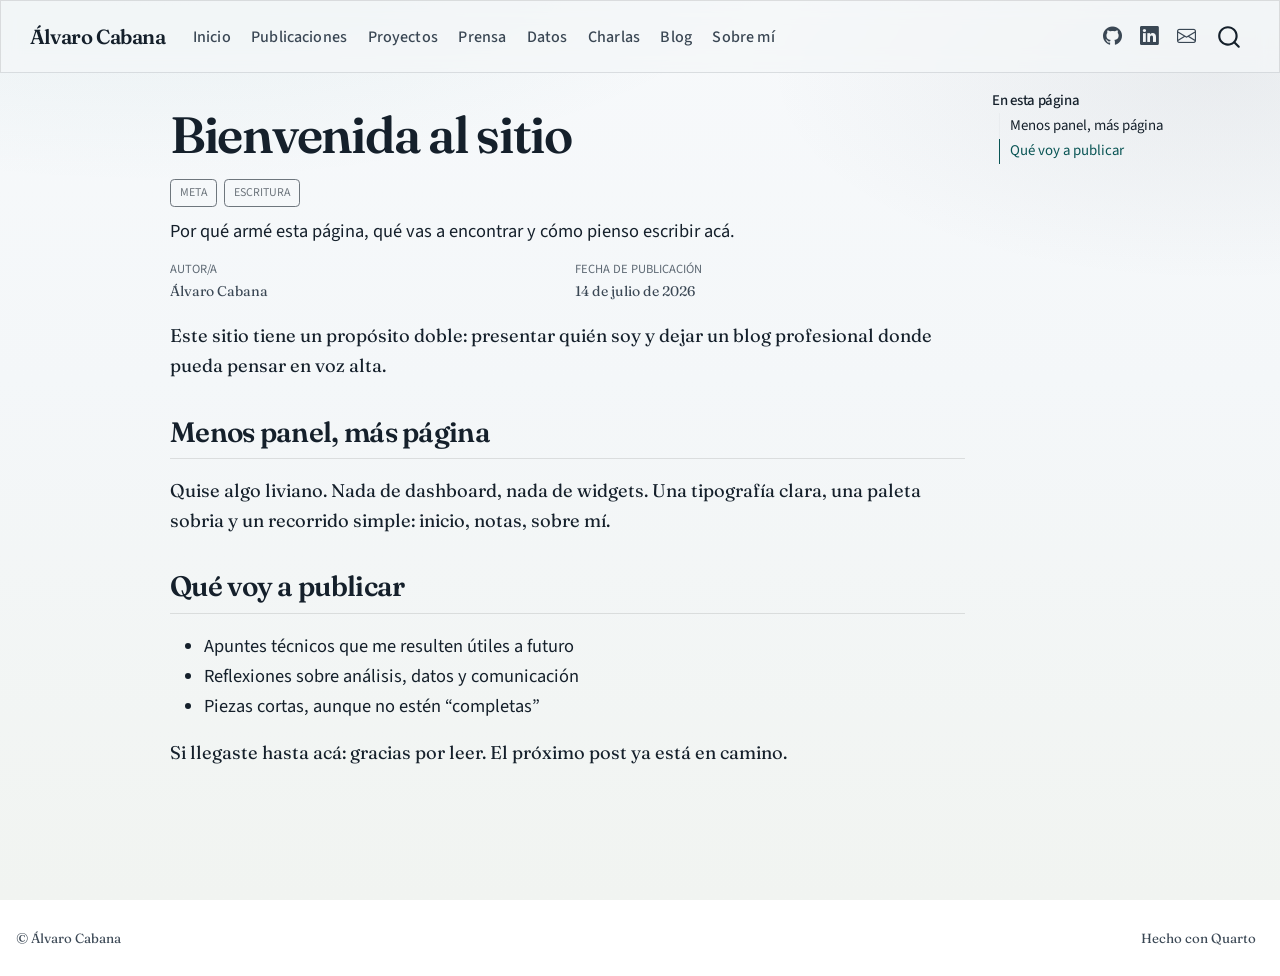
<file: docs/posts/bienvenida/index.html>
<!DOCTYPE html>
<html xmlns="http://www.w3.org/1999/xhtml" lang="es" xml:lang="es"><head>

<meta charset="utf-8">
<meta name="generator" content="quarto-1.9.38">

<meta name="viewport" content="width=device-width, initial-scale=1.0, user-scalable=yes">

<meta name="author" content="Álvaro Cabana">
<meta name="description" content="Por qué armé esta página, qué vas a encontrar y cómo pienso escribir acá.">

<title>Bienvenida al sitio – Álvaro Cabana</title>
<style>
/* Default styles provided by pandoc.
** See https://pandoc.org/MANUAL.html#variables-for-html for config info.
*/
code{white-space: pre-wrap;}
span.smallcaps{font-variant: small-caps;}
div.columns{display: flex; gap: min(4vw, 1.5em);}
div.column{flex: auto; overflow-x: auto;}
div.hanging-indent{margin-left: 1.5em; text-indent: -1.5em;}
ul.task-list{list-style: none;}
ul.task-list li input[type="checkbox"] {
  width: 0.8em;
  margin: 0 0.8em 0.2em -1em; /* quarto-specific, see https://github.com/quarto-dev/quarto-cli/issues/4556 */ 
  vertical-align: middle;
}
</style>


<script src="../../site_libs/quarto-nav/quarto-nav.js"></script>
<script src="../../site_libs/quarto-nav/headroom.min.js"></script>
<script src="../../site_libs/clipboard/clipboard.min.js"></script>
<script src="../../site_libs/quarto-search/autocomplete.umd.js"></script>
<script src="../../site_libs/quarto-search/fuse.min.js"></script>
<script src="../../site_libs/quarto-search/quarto-search.js"></script>
<meta name="quarto:offset" content="../../">
<link href="../../assets/favicon.svg" rel="icon" type="image/svg+xml">
<script src="../../site_libs/quarto-html/quarto.js" type="module"></script>
<script src="../../site_libs/quarto-html/tabsets/tabsets.js" type="module"></script>
<script src="../../site_libs/quarto-html/popper.min.js"></script>
<script src="../../site_libs/quarto-html/tippy.umd.min.js"></script>
<script src="../../site_libs/quarto-html/anchor.min.js"></script>
<link href="../../site_libs/quarto-html/tippy.css" rel="stylesheet">
<link href="../../site_libs/quarto-html/quarto-syntax-highlighting-15634bcf2e68342d4ad2dfa704d543f6.css" rel="stylesheet" id="quarto-text-highlighting-styles">
<script src="../../site_libs/bootstrap/bootstrap.min.js"></script>
<link href="../../site_libs/bootstrap/bootstrap-icons.css" rel="stylesheet">
<link href="../../site_libs/bootstrap/bootstrap-a984869448fb007b6d1fd2f09e88206d.min.css" rel="stylesheet" append-hash="true" id="quarto-bootstrap" data-mode="light">
<script id="quarto-search-options" type="application/json">{
  "location": "navbar",
  "copy-button": false,
  "collapse-after": 3,
  "panel-placement": "end",
  "type": "overlay",
  "limit": 50,
  "keyboard-shortcut": [
    "f",
    "/",
    "s"
  ],
  "show-item-context": false,
  "language": {
    "search-no-results-text": "No se han encontrado resultados",
    "search-matching-documents-text": "documentos encontrados",
    "search-copy-link-title": "Copiar el enlace en la búsqueda",
    "search-hide-matches-text": "Ocultar resultados adicionales",
    "search-more-match-text": "resultado adicional en este documento",
    "search-more-matches-text": "resultados adicionales en este documento",
    "search-clear-button-title": "Borrar",
    "search-text-placeholder": "",
    "search-detached-cancel-button-title": "Cancelar",
    "search-submit-button-title": "Enviar",
    "search-label": "Buscar"
  }
}</script>
<style>html{ scroll-behavior: smooth; }</style>
<link rel="preconnect" href="https://fonts.googleapis.com">
<link rel="preconnect" href="https://fonts.gstatic.com" crossorigin="">
<link href="https://fonts.googleapis.com/css2?family=Fraunces:opsz,wght@9..144,500;9..144,600;9..144,700&amp;family=Source+Sans+3:ital,wght@0,400;0,500;0,600;1,400&amp;display=swap" rel="stylesheet">


<link rel="stylesheet" href="../../custom.css">
</head>

<body class="nav-fixed quarto-light">

<div id="quarto-search-results"></div>
  <header id="quarto-header" class="headroom fixed-top">
    <nav class="navbar navbar-expand-lg " data-bs-theme="dark">
      <div class="navbar-container container-fluid">
      <div class="navbar-brand-container mx-auto">
    <a class="navbar-brand" href="../../index.html">
    <span class="navbar-title">Álvaro Cabana</span>
    </a>
  </div>
            <div id="quarto-search" class="" title="Buscar"></div>
          <button class="navbar-toggler" type="button" data-bs-toggle="collapse" data-bs-target="#navbarCollapse" aria-controls="navbarCollapse" role="menu" aria-expanded="false" aria-label="Navegación de palanca" onclick="if (window.quartoToggleHeadroom) { window.quartoToggleHeadroom(); }">
  <span class="navbar-toggler-icon"></span>
</button>
          <div class="collapse navbar-collapse" id="navbarCollapse">
            <ul class="navbar-nav navbar-nav-scroll me-auto">
  <li class="nav-item">
    <a class="nav-link" href="../../index.html"> 
<span class="menu-text">Inicio</span></a>
  </li>  
  <li class="nav-item">
    <a class="nav-link" href="../../publi.html"> 
<span class="menu-text">Publicaciones</span></a>
  </li>  
  <li class="nav-item">
    <a class="nav-link" href="../../proyectos.html"> 
<span class="menu-text">Proyectos</span></a>
  </li>  
  <li class="nav-item">
    <a class="nav-link" href="../../prensa.html"> 
<span class="menu-text">Prensa</span></a>
  </li>  
  <li class="nav-item">
    <a class="nav-link" href="../../datos.html"> 
<span class="menu-text">Datos</span></a>
  </li>  
  <li class="nav-item">
    <a class="nav-link" href="../../charlas.html"> 
<span class="menu-text">Charlas</span></a>
  </li>  
  <li class="nav-item">
    <a class="nav-link" href="../../blog.html"> 
<span class="menu-text">Blog</span></a>
  </li>  
  <li class="nav-item">
    <a class="nav-link" href="../../about.html"> 
<span class="menu-text">Sobre mí</span></a>
  </li>  
</ul>
            <ul class="navbar-nav navbar-nav-scroll ms-auto">
  <li class="nav-item compact">
    <a class="nav-link" href="https://github.com/almadana"> <i class="bi bi-github" role="img" aria-label="GitHub">
</i> 
<span class="menu-text"></span></a>
  </li>  
  <li class="nav-item compact">
    <a class="nav-link" href="https://uy.linkedin.com/in/%25C3%25A1lvaro-cabana-76b44934"> <i class="bi bi-linkedin" role="img" aria-label="LinkedIn">
</i> 
<span class="menu-text"></span></a>
  </li>  
  <li class="nav-item compact">
    <a class="nav-link" href="mailto:acabana@psico.edu.uy"> <i class="bi bi-envelope" role="img" aria-label="Email">
</i> 
<span class="menu-text"></span></a>
  </li>  
</ul>
          </div> <!-- /navcollapse -->
            <div class="quarto-navbar-tools">
</div>
      </div> <!-- /container-fluid -->
    </nav>
</header>
<!-- content -->
<div id="quarto-content" class="quarto-container page-columns page-rows-contents page-layout-article page-navbar">
<!-- sidebar -->
<!-- margin-sidebar -->
    <div id="quarto-margin-sidebar" class="sidebar margin-sidebar">
        <nav id="TOC" role="doc-toc" class="toc-active">
    <h2 id="toc-title">En esta página</h2>
   
  <ul>
  <li><a href="#menos-panel-más-página" id="toc-menos-panel-más-página" class="nav-link active" data-scroll-target="#menos-panel-más-página">Menos panel, más página</a></li>
  <li><a href="#qué-voy-a-publicar" id="toc-qué-voy-a-publicar" class="nav-link" data-scroll-target="#qué-voy-a-publicar">Qué voy a publicar</a></li>
  </ul>
</nav>
    </div>
<!-- main -->
<main class="content" id="quarto-document-content">

<header id="title-block-header" class="quarto-title-block default">
<div class="quarto-title">
<h1 class="title">Bienvenida al sitio</h1>
  <div class="quarto-categories">
    <div class="quarto-category">meta</div>
    <div class="quarto-category">escritura</div>
  </div>
  </div>

<div>
  <div class="description">
    Por qué armé esta página, qué vas a encontrar y cómo pienso escribir acá.
  </div>
</div>


<div class="quarto-title-meta">

    <div>
    <div class="quarto-title-meta-heading">Autor/a</div>
    <div class="quarto-title-meta-contents">
             <p>Álvaro Cabana </p>
          </div>
  </div>
    
    <div>
    <div class="quarto-title-meta-heading">Fecha de publicación</div>
    <div class="quarto-title-meta-contents">
      <p class="date">14 de julio de 2026</p>
    </div>
  </div>
  
    
  </div>
  


</header>


<p>Este sitio tiene un propósito doble: presentar quién soy y dejar un blog profesional donde pueda pensar en voz alta.</p>
<section id="menos-panel-más-página" class="level2">
<h2 class="anchored" data-anchor-id="menos-panel-más-página">Menos panel, más página</h2>
<p>Quise algo liviano. Nada de dashboard, nada de widgets. Una tipografía clara, una paleta sobria y un recorrido simple: inicio, notas, sobre mí.</p>
</section>
<section id="qué-voy-a-publicar" class="level2">
<h2 class="anchored" data-anchor-id="qué-voy-a-publicar">Qué voy a publicar</h2>
<ul>
<li>Apuntes técnicos que me resulten útiles a futuro</li>
<li>Reflexiones sobre análisis, datos y comunicación</li>
<li>Piezas cortas, aunque no estén “completas”</li>
</ul>
<p>Si llegaste hasta acá: gracias por leer. El próximo post ya está en camino.</p>


</section>

</main> <!-- /main -->
<script id="quarto-html-after-body" type="application/javascript">
  window.document.addEventListener("DOMContentLoaded", function (event) {
    const icon = "";
    const anchorJS = new window.AnchorJS();
    anchorJS.options = {
      placement: 'right',
      icon: icon
    };
    anchorJS.add('.anchored');
    const isCodeAnnotation = (el) => {
      for (const clz of el.classList) {
        if (clz.startsWith('code-annotation-')) {                     
          return true;
        }
      }
      return false;
    }
    const onCopySuccess = function(e) {
      // button target
      const button = e.trigger;
      // don't keep focus
      button.blur();
      // flash "checked"
      button.classList.add('code-copy-button-checked');
      var currentTitle = button.getAttribute("title");
      button.setAttribute("title", "Copiado");
      let tooltip;
      if (window.bootstrap) {
        button.setAttribute("data-bs-toggle", "tooltip");
        button.setAttribute("data-bs-placement", "left");
        button.setAttribute("data-bs-title", "Copiado");
        tooltip = new bootstrap.Tooltip(button, 
          { trigger: "manual", 
            customClass: "code-copy-button-tooltip",
            offset: [0, -8]});
        tooltip.show();    
      }
      setTimeout(function() {
        if (tooltip) {
          tooltip.hide();
          button.removeAttribute("data-bs-title");
          button.removeAttribute("data-bs-toggle");
          button.removeAttribute("data-bs-placement");
        }
        button.setAttribute("title", currentTitle);
        button.classList.remove('code-copy-button-checked');
      }, 1000);
      // clear code selection
      e.clearSelection();
    }
    const getTextToCopy = function(trigger) {
      const outerScaffold = trigger.parentElement.cloneNode(true);
      const codeEl = outerScaffold.querySelector('code');
      for (const childEl of codeEl.children) {
        if (isCodeAnnotation(childEl)) {
          childEl.remove();
        }
      }
      return codeEl.innerText;
    }
    const clipboard = new window.ClipboardJS('.code-copy-button:not([data-in-quarto-modal])', {
      text: getTextToCopy
    });
    clipboard.on('success', onCopySuccess);
    if (window.document.getElementById('quarto-embedded-source-code-modal')) {
      const clipboardModal = new window.ClipboardJS('.code-copy-button[data-in-quarto-modal]', {
        text: getTextToCopy,
        container: window.document.getElementById('quarto-embedded-source-code-modal')
      });
      clipboardModal.on('success', onCopySuccess);
    }
      var localhostRegex = new RegExp(/^(?:http|https):\/\/localhost\:?[0-9]*\//);
      var mailtoRegex = new RegExp(/^mailto:/);
        var filterRegex = new RegExp("https:\/\/alvarocabana\.uy");
      var isInternal = (href) => {
          return filterRegex.test(href) || localhostRegex.test(href) || mailtoRegex.test(href);
      }
      // Inspect non-navigation links and adorn them if external
     var links = window.document.querySelectorAll('a[href]:not(.nav-link):not(.navbar-brand):not(.toc-action):not(.sidebar-link):not(.sidebar-item-toggle):not(.pagination-link):not(.no-external):not([aria-hidden]):not(.dropdown-item):not(.quarto-navigation-tool):not(.about-link)');
      for (var i=0; i<links.length; i++) {
        const link = links[i];
        if (!isInternal(link.href)) {
          // undo the damage that might have been done by quarto-nav.js in the case of
          // links that we want to consider external
          if (link.dataset.originalHref !== undefined) {
            link.href = link.dataset.originalHref;
          }
            // target, if specified
            link.setAttribute("target", "_blank");
            if (link.getAttribute("rel") === null) {
              link.setAttribute("rel", "noopener");
            }
        }
      }
    function tippyHover(el, contentFn, onTriggerFn, onUntriggerFn) {
      const config = {
        allowHTML: true,
        maxWidth: 500,
        delay: 100,
        arrow: false,
        appendTo: function(el) {
            return el.parentElement;
        },
        interactive: true,
        interactiveBorder: 10,
        theme: 'quarto',
        placement: 'bottom-start',
      };
      if (contentFn) {
        config.content = contentFn;
      }
      if (onTriggerFn) {
        config.onTrigger = onTriggerFn;
      }
      if (onUntriggerFn) {
        config.onUntrigger = onUntriggerFn;
      }
      window.tippy(el, config); 
    }
    const noterefs = window.document.querySelectorAll('a[role="doc-noteref"]');
    for (var i=0; i<noterefs.length; i++) {
      const ref = noterefs[i];
      tippyHover(ref, function() {
        // use id or data attribute instead here
        let href = ref.getAttribute('data-footnote-href') || ref.getAttribute('href');
        try { href = new URL(href).hash; } catch {}
        const id = href.replace(/^#\/?/, "");
        const note = window.document.getElementById(id);
        if (note) {
          return note.innerHTML;
        } else {
          return "";
        }
      });
    }
    const xrefs = window.document.querySelectorAll('a.quarto-xref');
    const processXRef = (id, note) => {
      // Strip column container classes
      const stripColumnClz = (el) => {
        el.classList.remove("page-full", "page-columns");
        if (el.children) {
          for (const child of el.children) {
            stripColumnClz(child);
          }
        }
      }
      stripColumnClz(note)
      if (id === null || id.startsWith('sec-')) {
        // Special case sections, only their first couple elements
        const container = document.createElement("div");
        if (note.children && note.children.length > 2) {
          container.appendChild(note.children[0].cloneNode(true));
          for (let i = 1; i < note.children.length; i++) {
            const child = note.children[i];
            if (child.tagName === "P" && child.innerText === "") {
              continue;
            } else {
              container.appendChild(child.cloneNode(true));
              break;
            }
          }
          if (window.Quarto?.typesetMath) {
            window.Quarto.typesetMath(container);
          }
          return container.innerHTML
        } else {
          if (window.Quarto?.typesetMath) {
            window.Quarto.typesetMath(note);
          }
          return note.innerHTML;
        }
      } else {
        // Remove any anchor links if they are present
        const anchorLink = note.querySelector('a.anchorjs-link');
        if (anchorLink) {
          anchorLink.remove();
        }
        if (window.Quarto?.typesetMath) {
          window.Quarto.typesetMath(note);
        }
        if (note.classList.contains("callout")) {
          return note.outerHTML;
        } else {
          return note.innerHTML;
        }
      }
    }
    for (var i=0; i<xrefs.length; i++) {
      const xref = xrefs[i];
      tippyHover(xref, undefined, function(instance) {
        instance.disable();
        let url = xref.getAttribute('href');
        let hash = undefined; 
        if (url.startsWith('#')) {
          hash = url;
        } else {
          try { hash = new URL(url).hash; } catch {}
        }
        if (hash) {
          const id = hash.replace(/^#\/?/, "");
          const note = window.document.getElementById(id);
          if (note !== null) {
            try {
              const html = processXRef(id, note.cloneNode(true));
              instance.setContent(html);
            } finally {
              instance.enable();
              instance.show();
            }
          } else {
            // See if we can fetch this
            fetch(url.split('#')[0])
            .then(res => res.text())
            .then(html => {
              const parser = new DOMParser();
              const htmlDoc = parser.parseFromString(html, "text/html");
              const note = htmlDoc.getElementById(id);
              if (note !== null) {
                const html = processXRef(id, note);
                instance.setContent(html);
              } 
            }).finally(() => {
              instance.enable();
              instance.show();
            });
          }
        } else {
          // See if we can fetch a full url (with no hash to target)
          // This is a special case and we should probably do some content thinning / targeting
          fetch(url)
          .then(res => res.text())
          .then(html => {
            const parser = new DOMParser();
            const htmlDoc = parser.parseFromString(html, "text/html");
            const note = htmlDoc.querySelector('main.content');
            if (note !== null) {
              // This should only happen for chapter cross references
              // (since there is no id in the URL)
              // remove the first header
              if (note.children.length > 0 && note.children[0].tagName === "HEADER") {
                note.children[0].remove();
              }
              const html = processXRef(null, note);
              instance.setContent(html);
            } 
          }).finally(() => {
            instance.enable();
            instance.show();
          });
        }
      }, function(instance) {
      });
    }
        let selectedAnnoteEl;
        const selectorForAnnotation = ( cell, annotation) => {
          let cellAttr = 'data-code-cell="' + cell + '"';
          let lineAttr = 'data-code-annotation="' +  annotation + '"';
          const selector = 'span[' + cellAttr + '][' + lineAttr + ']';
          return selector;
        }
        const selectCodeLines = (annoteEl) => {
          const doc = window.document;
          const targetCell = annoteEl.getAttribute("data-target-cell");
          const targetAnnotation = annoteEl.getAttribute("data-target-annotation");
          const annoteSpan = window.document.querySelector(selectorForAnnotation(targetCell, targetAnnotation));
          const lines = annoteSpan.getAttribute("data-code-lines").split(",");
          const lineIds = lines.map((line) => {
            return targetCell + "-" + line;
          })
          let top = null;
          let height = null;
          let parent = null;
          if (lineIds.length > 0) {
              //compute the position of the single el (top and bottom and make a div)
              const el = window.document.getElementById(lineIds[0]);
              top = el.offsetTop;
              height = el.offsetHeight;
              parent = el.parentElement.parentElement;
            if (lineIds.length > 1) {
              const lastEl = window.document.getElementById(lineIds[lineIds.length - 1]);
              const bottom = lastEl.offsetTop + lastEl.offsetHeight;
              height = bottom - top;
            }
            if (top !== null && height !== null && parent !== null) {
              // cook up a div (if necessary) and position it 
              let div = window.document.getElementById("code-annotation-line-highlight");
              if (div === null) {
                div = window.document.createElement("div");
                div.setAttribute("id", "code-annotation-line-highlight");
                div.style.position = 'absolute';
                parent.appendChild(div);
              }
              div.style.top = top - 2 + "px";
              div.style.height = height + 4 + "px";
              div.style.left = 0;
              let gutterDiv = window.document.getElementById("code-annotation-line-highlight-gutter");
              if (gutterDiv === null) {
                gutterDiv = window.document.createElement("div");
                gutterDiv.setAttribute("id", "code-annotation-line-highlight-gutter");
                gutterDiv.style.position = 'absolute';
                const codeCell = window.document.getElementById(targetCell);
                const gutter = codeCell.querySelector('.code-annotation-gutter');
                gutter.appendChild(gutterDiv);
              }
              gutterDiv.style.top = top - 2 + "px";
              gutterDiv.style.height = height + 4 + "px";
            }
            selectedAnnoteEl = annoteEl;
          }
        };
        const unselectCodeLines = () => {
          const elementsIds = ["code-annotation-line-highlight", "code-annotation-line-highlight-gutter"];
          elementsIds.forEach((elId) => {
            const div = window.document.getElementById(elId);
            if (div) {
              div.remove();
            }
          });
          selectedAnnoteEl = undefined;
        };
          // Handle positioning of the toggle
      window.addEventListener(
        "resize",
        throttle(() => {
          elRect = undefined;
          if (selectedAnnoteEl) {
            selectCodeLines(selectedAnnoteEl);
          }
        }, 10)
      );
      function throttle(fn, ms) {
      let throttle = false;
      let timer;
        return (...args) => {
          if(!throttle) { // first call gets through
              fn.apply(this, args);
              throttle = true;
          } else { // all the others get throttled
              if(timer) clearTimeout(timer); // cancel #2
              timer = setTimeout(() => {
                fn.apply(this, args);
                timer = throttle = false;
              }, ms);
          }
        };
      }
        // Attach click handler to the DT
        const annoteDls = window.document.querySelectorAll('dt[data-target-cell]');
        for (const annoteDlNode of annoteDls) {
          annoteDlNode.addEventListener('click', (event) => {
            const clickedEl = event.target;
            if (clickedEl !== selectedAnnoteEl) {
              unselectCodeLines();
              const activeEl = window.document.querySelector('dt[data-target-cell].code-annotation-active');
              if (activeEl) {
                activeEl.classList.remove('code-annotation-active');
              }
              selectCodeLines(clickedEl);
              clickedEl.classList.add('code-annotation-active');
            } else {
              // Unselect the line
              unselectCodeLines();
              clickedEl.classList.remove('code-annotation-active');
            }
          });
        }
    const findCites = (el) => {
      const parentEl = el.parentElement;
      if (parentEl) {
        const cites = parentEl.dataset.cites;
        if (cites) {
          return {
            el,
            cites: cites.split(' ')
          };
        } else {
          return findCites(el.parentElement)
        }
      } else {
        return undefined;
      }
    };
    var bibliorefs = window.document.querySelectorAll('a[role="doc-biblioref"]');
    for (var i=0; i<bibliorefs.length; i++) {
      const ref = bibliorefs[i];
      const citeInfo = findCites(ref);
      if (citeInfo) {
        tippyHover(citeInfo.el, function() {
          var popup = window.document.createElement('div');
          citeInfo.cites.forEach(function(cite) {
            var citeDiv = window.document.createElement('div');
            citeDiv.classList.add('hanging-indent');
            citeDiv.classList.add('csl-entry');
            var biblioDiv = window.document.getElementById('ref-' + cite);
            if (biblioDiv) {
              citeDiv.innerHTML = biblioDiv.innerHTML;
            }
            popup.appendChild(citeDiv);
          });
          return popup.innerHTML;
        });
      }
    }
  });
  </script>
</div> <!-- /content -->
<footer class="footer">
  <div class="nav-footer">
    <div class="nav-footer-left">
<p>© Álvaro Cabana</p>
</div>   
    <div class="nav-footer-center">
      &nbsp;
    </div>
    <div class="nav-footer-right">
      <ul class="footer-items list-unstyled">
    <li class="nav-item">
    <a class="nav-link" href="https://quarto.org">
<p>Hecho con Quarto</p>
</a>
  </li>  
</ul>
    </div>
  </div>
</footer>




<script src="../../site_libs/quarto-html/zenscroll-min.js"></script>
</body></html>
</file>
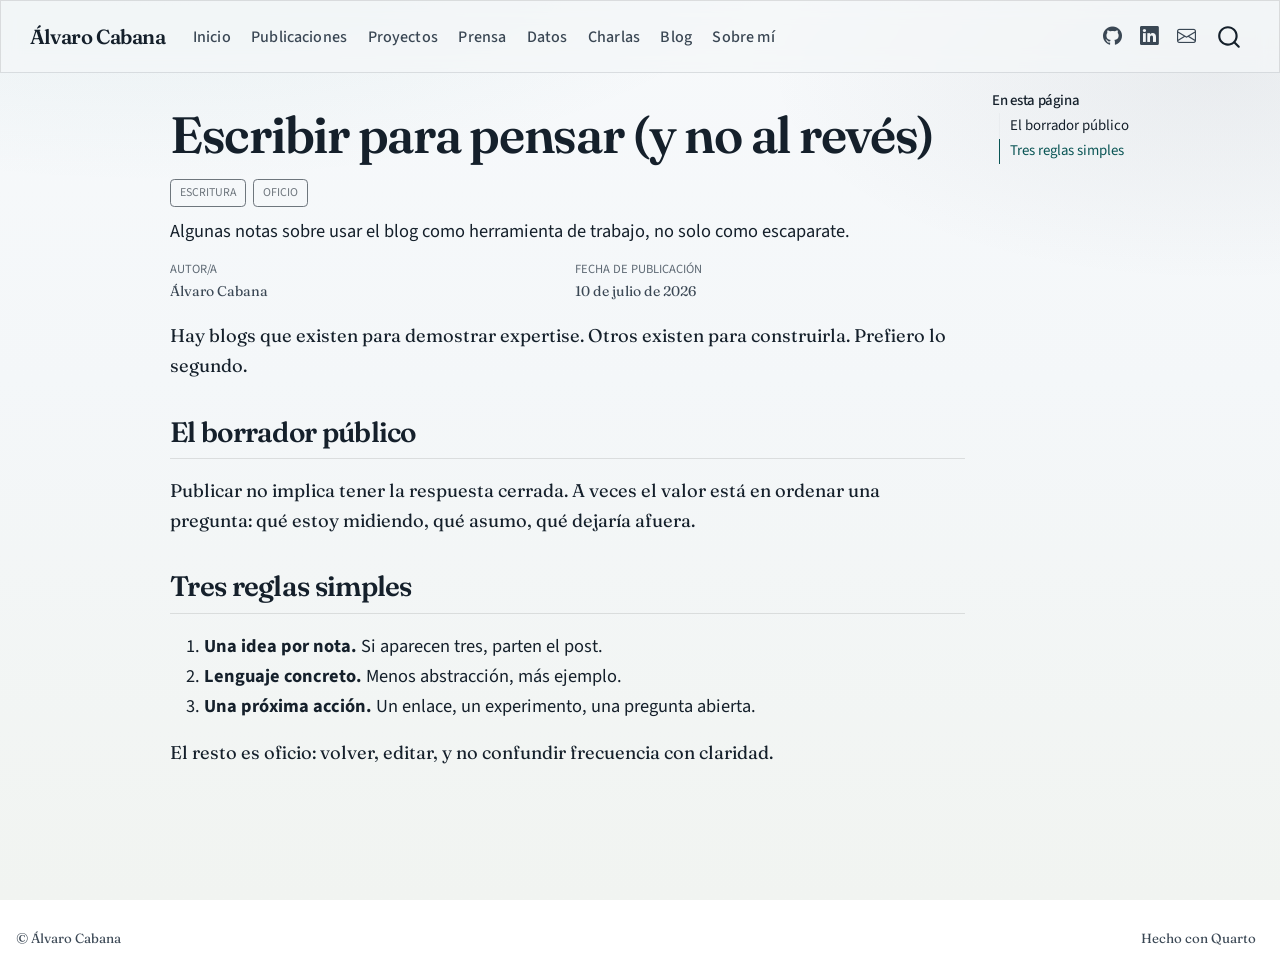
<file: docs/posts/escribir-para-pensar/index.html>
<!DOCTYPE html>
<html xmlns="http://www.w3.org/1999/xhtml" lang="es" xml:lang="es"><head>

<meta charset="utf-8">
<meta name="generator" content="quarto-1.9.38">

<meta name="viewport" content="width=device-width, initial-scale=1.0, user-scalable=yes">

<meta name="author" content="Álvaro Cabana">
<meta name="description" content="Algunas notas sobre usar el blog como herramienta de trabajo, no solo como escaparate.">

<title>Escribir para pensar (y no al revés) – Álvaro Cabana</title>
<style>
/* Default styles provided by pandoc.
** See https://pandoc.org/MANUAL.html#variables-for-html for config info.
*/
code{white-space: pre-wrap;}
span.smallcaps{font-variant: small-caps;}
div.columns{display: flex; gap: min(4vw, 1.5em);}
div.column{flex: auto; overflow-x: auto;}
div.hanging-indent{margin-left: 1.5em; text-indent: -1.5em;}
ul.task-list{list-style: none;}
ul.task-list li input[type="checkbox"] {
  width: 0.8em;
  margin: 0 0.8em 0.2em -1em; /* quarto-specific, see https://github.com/quarto-dev/quarto-cli/issues/4556 */ 
  vertical-align: middle;
}
</style>


<script src="../../site_libs/quarto-nav/quarto-nav.js"></script>
<script src="../../site_libs/quarto-nav/headroom.min.js"></script>
<script src="../../site_libs/clipboard/clipboard.min.js"></script>
<script src="../../site_libs/quarto-search/autocomplete.umd.js"></script>
<script src="../../site_libs/quarto-search/fuse.min.js"></script>
<script src="../../site_libs/quarto-search/quarto-search.js"></script>
<meta name="quarto:offset" content="../../">
<link href="../../assets/favicon.svg" rel="icon" type="image/svg+xml">
<script src="../../site_libs/quarto-html/quarto.js" type="module"></script>
<script src="../../site_libs/quarto-html/tabsets/tabsets.js" type="module"></script>
<script src="../../site_libs/quarto-html/popper.min.js"></script>
<script src="../../site_libs/quarto-html/tippy.umd.min.js"></script>
<script src="../../site_libs/quarto-html/anchor.min.js"></script>
<link href="../../site_libs/quarto-html/tippy.css" rel="stylesheet">
<link href="../../site_libs/quarto-html/quarto-syntax-highlighting-15634bcf2e68342d4ad2dfa704d543f6.css" rel="stylesheet" id="quarto-text-highlighting-styles">
<script src="../../site_libs/bootstrap/bootstrap.min.js"></script>
<link href="../../site_libs/bootstrap/bootstrap-icons.css" rel="stylesheet">
<link href="../../site_libs/bootstrap/bootstrap-a984869448fb007b6d1fd2f09e88206d.min.css" rel="stylesheet" append-hash="true" id="quarto-bootstrap" data-mode="light">
<script id="quarto-search-options" type="application/json">{
  "location": "navbar",
  "copy-button": false,
  "collapse-after": 3,
  "panel-placement": "end",
  "type": "overlay",
  "limit": 50,
  "keyboard-shortcut": [
    "f",
    "/",
    "s"
  ],
  "show-item-context": false,
  "language": {
    "search-no-results-text": "No se han encontrado resultados",
    "search-matching-documents-text": "documentos encontrados",
    "search-copy-link-title": "Copiar el enlace en la búsqueda",
    "search-hide-matches-text": "Ocultar resultados adicionales",
    "search-more-match-text": "resultado adicional en este documento",
    "search-more-matches-text": "resultados adicionales en este documento",
    "search-clear-button-title": "Borrar",
    "search-text-placeholder": "",
    "search-detached-cancel-button-title": "Cancelar",
    "search-submit-button-title": "Enviar",
    "search-label": "Buscar"
  }
}</script>
<style>html{ scroll-behavior: smooth; }</style>
<link rel="preconnect" href="https://fonts.googleapis.com">
<link rel="preconnect" href="https://fonts.gstatic.com" crossorigin="">
<link href="https://fonts.googleapis.com/css2?family=Fraunces:opsz,wght@9..144,500;9..144,600;9..144,700&amp;family=Source+Sans+3:ital,wght@0,400;0,500;0,600;1,400&amp;display=swap" rel="stylesheet">


<link rel="stylesheet" href="../../custom.css">
</head>

<body class="nav-fixed quarto-light">

<div id="quarto-search-results"></div>
  <header id="quarto-header" class="headroom fixed-top">
    <nav class="navbar navbar-expand-lg " data-bs-theme="dark">
      <div class="navbar-container container-fluid">
      <div class="navbar-brand-container mx-auto">
    <a class="navbar-brand" href="../../index.html">
    <span class="navbar-title">Álvaro Cabana</span>
    </a>
  </div>
            <div id="quarto-search" class="" title="Buscar"></div>
          <button class="navbar-toggler" type="button" data-bs-toggle="collapse" data-bs-target="#navbarCollapse" aria-controls="navbarCollapse" role="menu" aria-expanded="false" aria-label="Navegación de palanca" onclick="if (window.quartoToggleHeadroom) { window.quartoToggleHeadroom(); }">
  <span class="navbar-toggler-icon"></span>
</button>
          <div class="collapse navbar-collapse" id="navbarCollapse">
            <ul class="navbar-nav navbar-nav-scroll me-auto">
  <li class="nav-item">
    <a class="nav-link" href="../../index.html"> 
<span class="menu-text">Inicio</span></a>
  </li>  
  <li class="nav-item">
    <a class="nav-link" href="../../publi.html"> 
<span class="menu-text">Publicaciones</span></a>
  </li>  
  <li class="nav-item">
    <a class="nav-link" href="../../proyectos.html"> 
<span class="menu-text">Proyectos</span></a>
  </li>  
  <li class="nav-item">
    <a class="nav-link" href="../../prensa.html"> 
<span class="menu-text">Prensa</span></a>
  </li>  
  <li class="nav-item">
    <a class="nav-link" href="../../datos.html"> 
<span class="menu-text">Datos</span></a>
  </li>  
  <li class="nav-item">
    <a class="nav-link" href="../../charlas.html"> 
<span class="menu-text">Charlas</span></a>
  </li>  
  <li class="nav-item">
    <a class="nav-link" href="../../blog.html"> 
<span class="menu-text">Blog</span></a>
  </li>  
  <li class="nav-item">
    <a class="nav-link" href="../../about.html"> 
<span class="menu-text">Sobre mí</span></a>
  </li>  
</ul>
            <ul class="navbar-nav navbar-nav-scroll ms-auto">
  <li class="nav-item compact">
    <a class="nav-link" href="https://github.com/almadana"> <i class="bi bi-github" role="img" aria-label="GitHub">
</i> 
<span class="menu-text"></span></a>
  </li>  
  <li class="nav-item compact">
    <a class="nav-link" href="https://uy.linkedin.com/in/%25C3%25A1lvaro-cabana-76b44934"> <i class="bi bi-linkedin" role="img" aria-label="LinkedIn">
</i> 
<span class="menu-text"></span></a>
  </li>  
  <li class="nav-item compact">
    <a class="nav-link" href="mailto:acabana@psico.edu.uy"> <i class="bi bi-envelope" role="img" aria-label="Email">
</i> 
<span class="menu-text"></span></a>
  </li>  
</ul>
          </div> <!-- /navcollapse -->
            <div class="quarto-navbar-tools">
</div>
      </div> <!-- /container-fluid -->
    </nav>
</header>
<!-- content -->
<div id="quarto-content" class="quarto-container page-columns page-rows-contents page-layout-article page-navbar">
<!-- sidebar -->
<!-- margin-sidebar -->
    <div id="quarto-margin-sidebar" class="sidebar margin-sidebar">
        <nav id="TOC" role="doc-toc" class="toc-active">
    <h2 id="toc-title">En esta página</h2>
   
  <ul>
  <li><a href="#el-borrador-público" id="toc-el-borrador-público" class="nav-link active" data-scroll-target="#el-borrador-público">El borrador público</a></li>
  <li><a href="#tres-reglas-simples" id="toc-tres-reglas-simples" class="nav-link" data-scroll-target="#tres-reglas-simples">Tres reglas simples</a></li>
  </ul>
</nav>
    </div>
<!-- main -->
<main class="content" id="quarto-document-content">

<header id="title-block-header" class="quarto-title-block default">
<div class="quarto-title">
<h1 class="title">Escribir para pensar (y no al revés)</h1>
  <div class="quarto-categories">
    <div class="quarto-category">escritura</div>
    <div class="quarto-category">oficio</div>
  </div>
  </div>

<div>
  <div class="description">
    Algunas notas sobre usar el blog como herramienta de trabajo, no solo como escaparate.
  </div>
</div>


<div class="quarto-title-meta">

    <div>
    <div class="quarto-title-meta-heading">Autor/a</div>
    <div class="quarto-title-meta-contents">
             <p>Álvaro Cabana </p>
          </div>
  </div>
    
    <div>
    <div class="quarto-title-meta-heading">Fecha de publicación</div>
    <div class="quarto-title-meta-contents">
      <p class="date">10 de julio de 2026</p>
    </div>
  </div>
  
    
  </div>
  


</header>


<p>Hay blogs que existen para demostrar expertise. Otros existen para construirla. Prefiero lo segundo.</p>
<section id="el-borrador-público" class="level2">
<h2 class="anchored" data-anchor-id="el-borrador-público">El borrador público</h2>
<p>Publicar no implica tener la respuesta cerrada. A veces el valor está en ordenar una pregunta: qué estoy midiendo, qué asumo, qué dejaría afuera.</p>
</section>
<section id="tres-reglas-simples" class="level2">
<h2 class="anchored" data-anchor-id="tres-reglas-simples">Tres reglas simples</h2>
<ol type="1">
<li><strong>Una idea por nota.</strong> Si aparecen tres, parten el post.</li>
<li><strong>Lenguaje concreto.</strong> Menos abstracción, más ejemplo.</li>
<li><strong>Una próxima acción.</strong> Un enlace, un experimento, una pregunta abierta.</li>
</ol>
<p>El resto es oficio: volver, editar, y no confundir frecuencia con claridad.</p>


</section>

</main> <!-- /main -->
<script id="quarto-html-after-body" type="application/javascript">
  window.document.addEventListener("DOMContentLoaded", function (event) {
    const icon = "";
    const anchorJS = new window.AnchorJS();
    anchorJS.options = {
      placement: 'right',
      icon: icon
    };
    anchorJS.add('.anchored');
    const isCodeAnnotation = (el) => {
      for (const clz of el.classList) {
        if (clz.startsWith('code-annotation-')) {                     
          return true;
        }
      }
      return false;
    }
    const onCopySuccess = function(e) {
      // button target
      const button = e.trigger;
      // don't keep focus
      button.blur();
      // flash "checked"
      button.classList.add('code-copy-button-checked');
      var currentTitle = button.getAttribute("title");
      button.setAttribute("title", "Copiado");
      let tooltip;
      if (window.bootstrap) {
        button.setAttribute("data-bs-toggle", "tooltip");
        button.setAttribute("data-bs-placement", "left");
        button.setAttribute("data-bs-title", "Copiado");
        tooltip = new bootstrap.Tooltip(button, 
          { trigger: "manual", 
            customClass: "code-copy-button-tooltip",
            offset: [0, -8]});
        tooltip.show();    
      }
      setTimeout(function() {
        if (tooltip) {
          tooltip.hide();
          button.removeAttribute("data-bs-title");
          button.removeAttribute("data-bs-toggle");
          button.removeAttribute("data-bs-placement");
        }
        button.setAttribute("title", currentTitle);
        button.classList.remove('code-copy-button-checked');
      }, 1000);
      // clear code selection
      e.clearSelection();
    }
    const getTextToCopy = function(trigger) {
      const outerScaffold = trigger.parentElement.cloneNode(true);
      const codeEl = outerScaffold.querySelector('code');
      for (const childEl of codeEl.children) {
        if (isCodeAnnotation(childEl)) {
          childEl.remove();
        }
      }
      return codeEl.innerText;
    }
    const clipboard = new window.ClipboardJS('.code-copy-button:not([data-in-quarto-modal])', {
      text: getTextToCopy
    });
    clipboard.on('success', onCopySuccess);
    if (window.document.getElementById('quarto-embedded-source-code-modal')) {
      const clipboardModal = new window.ClipboardJS('.code-copy-button[data-in-quarto-modal]', {
        text: getTextToCopy,
        container: window.document.getElementById('quarto-embedded-source-code-modal')
      });
      clipboardModal.on('success', onCopySuccess);
    }
      var localhostRegex = new RegExp(/^(?:http|https):\/\/localhost\:?[0-9]*\//);
      var mailtoRegex = new RegExp(/^mailto:/);
        var filterRegex = new RegExp("https:\/\/alvarocabana\.uy");
      var isInternal = (href) => {
          return filterRegex.test(href) || localhostRegex.test(href) || mailtoRegex.test(href);
      }
      // Inspect non-navigation links and adorn them if external
     var links = window.document.querySelectorAll('a[href]:not(.nav-link):not(.navbar-brand):not(.toc-action):not(.sidebar-link):not(.sidebar-item-toggle):not(.pagination-link):not(.no-external):not([aria-hidden]):not(.dropdown-item):not(.quarto-navigation-tool):not(.about-link)');
      for (var i=0; i<links.length; i++) {
        const link = links[i];
        if (!isInternal(link.href)) {
          // undo the damage that might have been done by quarto-nav.js in the case of
          // links that we want to consider external
          if (link.dataset.originalHref !== undefined) {
            link.href = link.dataset.originalHref;
          }
            // target, if specified
            link.setAttribute("target", "_blank");
            if (link.getAttribute("rel") === null) {
              link.setAttribute("rel", "noopener");
            }
        }
      }
    function tippyHover(el, contentFn, onTriggerFn, onUntriggerFn) {
      const config = {
        allowHTML: true,
        maxWidth: 500,
        delay: 100,
        arrow: false,
        appendTo: function(el) {
            return el.parentElement;
        },
        interactive: true,
        interactiveBorder: 10,
        theme: 'quarto',
        placement: 'bottom-start',
      };
      if (contentFn) {
        config.content = contentFn;
      }
      if (onTriggerFn) {
        config.onTrigger = onTriggerFn;
      }
      if (onUntriggerFn) {
        config.onUntrigger = onUntriggerFn;
      }
      window.tippy(el, config); 
    }
    const noterefs = window.document.querySelectorAll('a[role="doc-noteref"]');
    for (var i=0; i<noterefs.length; i++) {
      const ref = noterefs[i];
      tippyHover(ref, function() {
        // use id or data attribute instead here
        let href = ref.getAttribute('data-footnote-href') || ref.getAttribute('href');
        try { href = new URL(href).hash; } catch {}
        const id = href.replace(/^#\/?/, "");
        const note = window.document.getElementById(id);
        if (note) {
          return note.innerHTML;
        } else {
          return "";
        }
      });
    }
    const xrefs = window.document.querySelectorAll('a.quarto-xref');
    const processXRef = (id, note) => {
      // Strip column container classes
      const stripColumnClz = (el) => {
        el.classList.remove("page-full", "page-columns");
        if (el.children) {
          for (const child of el.children) {
            stripColumnClz(child);
          }
        }
      }
      stripColumnClz(note)
      if (id === null || id.startsWith('sec-')) {
        // Special case sections, only their first couple elements
        const container = document.createElement("div");
        if (note.children && note.children.length > 2) {
          container.appendChild(note.children[0].cloneNode(true));
          for (let i = 1; i < note.children.length; i++) {
            const child = note.children[i];
            if (child.tagName === "P" && child.innerText === "") {
              continue;
            } else {
              container.appendChild(child.cloneNode(true));
              break;
            }
          }
          if (window.Quarto?.typesetMath) {
            window.Quarto.typesetMath(container);
          }
          return container.innerHTML
        } else {
          if (window.Quarto?.typesetMath) {
            window.Quarto.typesetMath(note);
          }
          return note.innerHTML;
        }
      } else {
        // Remove any anchor links if they are present
        const anchorLink = note.querySelector('a.anchorjs-link');
        if (anchorLink) {
          anchorLink.remove();
        }
        if (window.Quarto?.typesetMath) {
          window.Quarto.typesetMath(note);
        }
        if (note.classList.contains("callout")) {
          return note.outerHTML;
        } else {
          return note.innerHTML;
        }
      }
    }
    for (var i=0; i<xrefs.length; i++) {
      const xref = xrefs[i];
      tippyHover(xref, undefined, function(instance) {
        instance.disable();
        let url = xref.getAttribute('href');
        let hash = undefined; 
        if (url.startsWith('#')) {
          hash = url;
        } else {
          try { hash = new URL(url).hash; } catch {}
        }
        if (hash) {
          const id = hash.replace(/^#\/?/, "");
          const note = window.document.getElementById(id);
          if (note !== null) {
            try {
              const html = processXRef(id, note.cloneNode(true));
              instance.setContent(html);
            } finally {
              instance.enable();
              instance.show();
            }
          } else {
            // See if we can fetch this
            fetch(url.split('#')[0])
            .then(res => res.text())
            .then(html => {
              const parser = new DOMParser();
              const htmlDoc = parser.parseFromString(html, "text/html");
              const note = htmlDoc.getElementById(id);
              if (note !== null) {
                const html = processXRef(id, note);
                instance.setContent(html);
              } 
            }).finally(() => {
              instance.enable();
              instance.show();
            });
          }
        } else {
          // See if we can fetch a full url (with no hash to target)
          // This is a special case and we should probably do some content thinning / targeting
          fetch(url)
          .then(res => res.text())
          .then(html => {
            const parser = new DOMParser();
            const htmlDoc = parser.parseFromString(html, "text/html");
            const note = htmlDoc.querySelector('main.content');
            if (note !== null) {
              // This should only happen for chapter cross references
              // (since there is no id in the URL)
              // remove the first header
              if (note.children.length > 0 && note.children[0].tagName === "HEADER") {
                note.children[0].remove();
              }
              const html = processXRef(null, note);
              instance.setContent(html);
            } 
          }).finally(() => {
            instance.enable();
            instance.show();
          });
        }
      }, function(instance) {
      });
    }
        let selectedAnnoteEl;
        const selectorForAnnotation = ( cell, annotation) => {
          let cellAttr = 'data-code-cell="' + cell + '"';
          let lineAttr = 'data-code-annotation="' +  annotation + '"';
          const selector = 'span[' + cellAttr + '][' + lineAttr + ']';
          return selector;
        }
        const selectCodeLines = (annoteEl) => {
          const doc = window.document;
          const targetCell = annoteEl.getAttribute("data-target-cell");
          const targetAnnotation = annoteEl.getAttribute("data-target-annotation");
          const annoteSpan = window.document.querySelector(selectorForAnnotation(targetCell, targetAnnotation));
          const lines = annoteSpan.getAttribute("data-code-lines").split(",");
          const lineIds = lines.map((line) => {
            return targetCell + "-" + line;
          })
          let top = null;
          let height = null;
          let parent = null;
          if (lineIds.length > 0) {
              //compute the position of the single el (top and bottom and make a div)
              const el = window.document.getElementById(lineIds[0]);
              top = el.offsetTop;
              height = el.offsetHeight;
              parent = el.parentElement.parentElement;
            if (lineIds.length > 1) {
              const lastEl = window.document.getElementById(lineIds[lineIds.length - 1]);
              const bottom = lastEl.offsetTop + lastEl.offsetHeight;
              height = bottom - top;
            }
            if (top !== null && height !== null && parent !== null) {
              // cook up a div (if necessary) and position it 
              let div = window.document.getElementById("code-annotation-line-highlight");
              if (div === null) {
                div = window.document.createElement("div");
                div.setAttribute("id", "code-annotation-line-highlight");
                div.style.position = 'absolute';
                parent.appendChild(div);
              }
              div.style.top = top - 2 + "px";
              div.style.height = height + 4 + "px";
              div.style.left = 0;
              let gutterDiv = window.document.getElementById("code-annotation-line-highlight-gutter");
              if (gutterDiv === null) {
                gutterDiv = window.document.createElement("div");
                gutterDiv.setAttribute("id", "code-annotation-line-highlight-gutter");
                gutterDiv.style.position = 'absolute';
                const codeCell = window.document.getElementById(targetCell);
                const gutter = codeCell.querySelector('.code-annotation-gutter');
                gutter.appendChild(gutterDiv);
              }
              gutterDiv.style.top = top - 2 + "px";
              gutterDiv.style.height = height + 4 + "px";
            }
            selectedAnnoteEl = annoteEl;
          }
        };
        const unselectCodeLines = () => {
          const elementsIds = ["code-annotation-line-highlight", "code-annotation-line-highlight-gutter"];
          elementsIds.forEach((elId) => {
            const div = window.document.getElementById(elId);
            if (div) {
              div.remove();
            }
          });
          selectedAnnoteEl = undefined;
        };
          // Handle positioning of the toggle
      window.addEventListener(
        "resize",
        throttle(() => {
          elRect = undefined;
          if (selectedAnnoteEl) {
            selectCodeLines(selectedAnnoteEl);
          }
        }, 10)
      );
      function throttle(fn, ms) {
      let throttle = false;
      let timer;
        return (...args) => {
          if(!throttle) { // first call gets through
              fn.apply(this, args);
              throttle = true;
          } else { // all the others get throttled
              if(timer) clearTimeout(timer); // cancel #2
              timer = setTimeout(() => {
                fn.apply(this, args);
                timer = throttle = false;
              }, ms);
          }
        };
      }
        // Attach click handler to the DT
        const annoteDls = window.document.querySelectorAll('dt[data-target-cell]');
        for (const annoteDlNode of annoteDls) {
          annoteDlNode.addEventListener('click', (event) => {
            const clickedEl = event.target;
            if (clickedEl !== selectedAnnoteEl) {
              unselectCodeLines();
              const activeEl = window.document.querySelector('dt[data-target-cell].code-annotation-active');
              if (activeEl) {
                activeEl.classList.remove('code-annotation-active');
              }
              selectCodeLines(clickedEl);
              clickedEl.classList.add('code-annotation-active');
            } else {
              // Unselect the line
              unselectCodeLines();
              clickedEl.classList.remove('code-annotation-active');
            }
          });
        }
    const findCites = (el) => {
      const parentEl = el.parentElement;
      if (parentEl) {
        const cites = parentEl.dataset.cites;
        if (cites) {
          return {
            el,
            cites: cites.split(' ')
          };
        } else {
          return findCites(el.parentElement)
        }
      } else {
        return undefined;
      }
    };
    var bibliorefs = window.document.querySelectorAll('a[role="doc-biblioref"]');
    for (var i=0; i<bibliorefs.length; i++) {
      const ref = bibliorefs[i];
      const citeInfo = findCites(ref);
      if (citeInfo) {
        tippyHover(citeInfo.el, function() {
          var popup = window.document.createElement('div');
          citeInfo.cites.forEach(function(cite) {
            var citeDiv = window.document.createElement('div');
            citeDiv.classList.add('hanging-indent');
            citeDiv.classList.add('csl-entry');
            var biblioDiv = window.document.getElementById('ref-' + cite);
            if (biblioDiv) {
              citeDiv.innerHTML = biblioDiv.innerHTML;
            }
            popup.appendChild(citeDiv);
          });
          return popup.innerHTML;
        });
      }
    }
  });
  </script>
</div> <!-- /content -->
<footer class="footer">
  <div class="nav-footer">
    <div class="nav-footer-left">
<p>© Álvaro Cabana</p>
</div>   
    <div class="nav-footer-center">
      &nbsp;
    </div>
    <div class="nav-footer-right">
      <ul class="footer-items list-unstyled">
    <li class="nav-item">
    <a class="nav-link" href="https://quarto.org">
<p>Hecho con Quarto</p>
</a>
  </li>  
</ul>
    </div>
  </div>
</footer>




<script src="../../site_libs/quarto-html/zenscroll-min.js"></script>
</body></html>
</file>
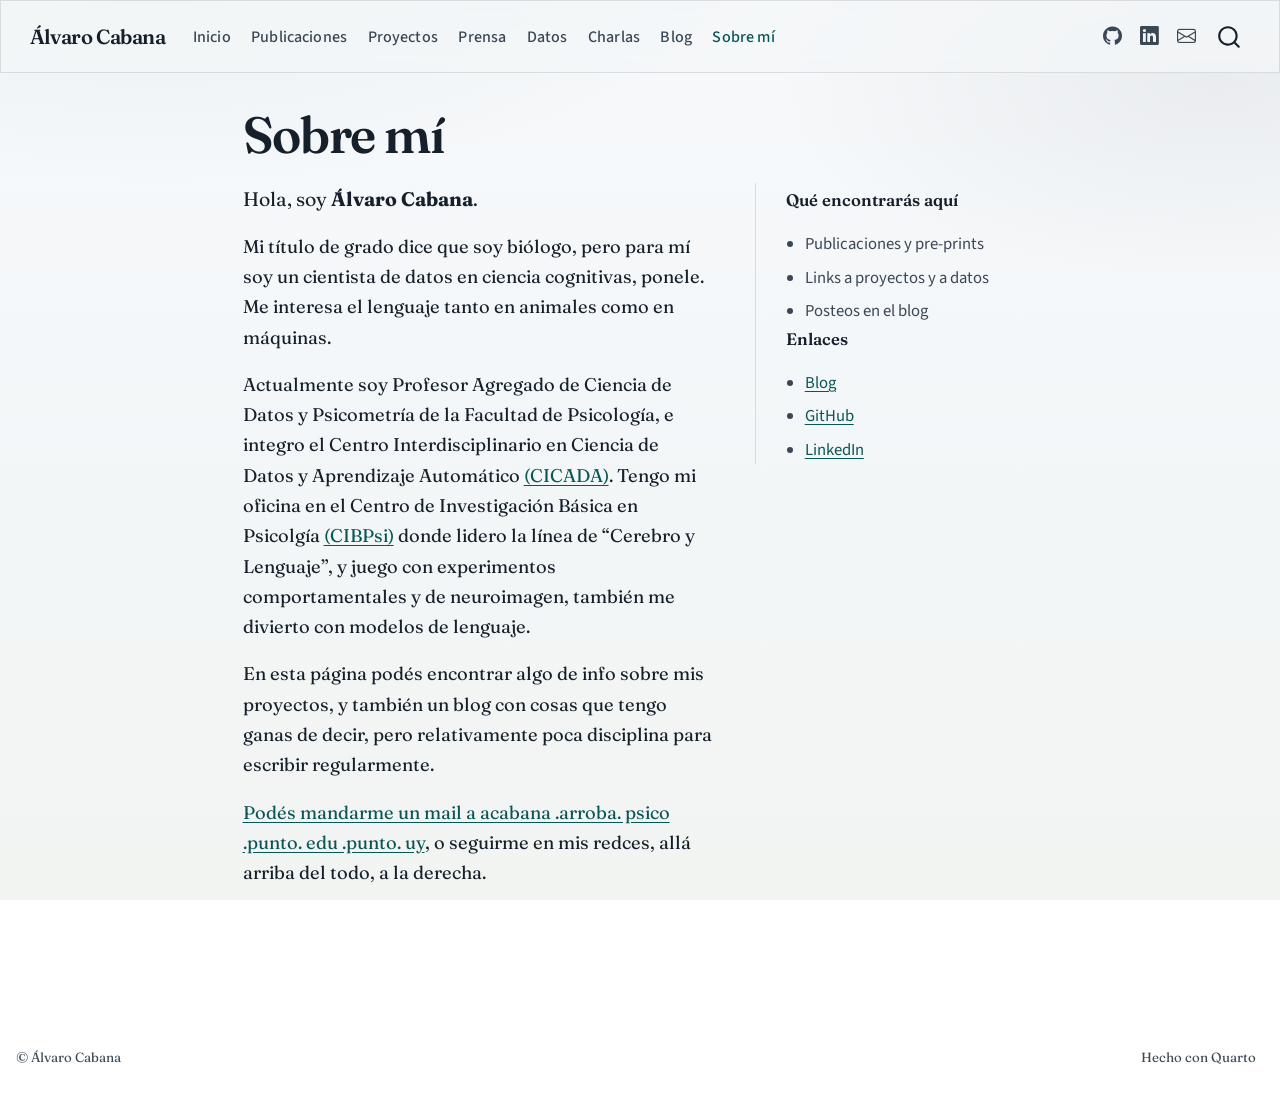
<file: docs/about.html>
<!DOCTYPE html>
<html xmlns="http://www.w3.org/1999/xhtml" lang="es" xml:lang="es"><head>

<meta charset="utf-8">
<meta name="generator" content="quarto-1.9.38">

<meta name="viewport" content="width=device-width, initial-scale=1.0, user-scalable=yes">


<title>Sobre mí – Álvaro Cabana</title>
<style>
/* Default styles provided by pandoc.
** See https://pandoc.org/MANUAL.html#variables-for-html for config info.
*/
code{white-space: pre-wrap;}
span.smallcaps{font-variant: small-caps;}
div.columns{display: flex; gap: min(4vw, 1.5em);}
div.column{flex: auto; overflow-x: auto;}
div.hanging-indent{margin-left: 1.5em; text-indent: -1.5em;}
ul.task-list{list-style: none;}
ul.task-list li input[type="checkbox"] {
  width: 0.8em;
  margin: 0 0.8em 0.2em -1em; /* quarto-specific, see https://github.com/quarto-dev/quarto-cli/issues/4556 */ 
  vertical-align: middle;
}
</style>


<script src="site_libs/quarto-nav/quarto-nav.js"></script>
<script src="site_libs/quarto-nav/headroom.min.js"></script>
<script src="site_libs/clipboard/clipboard.min.js"></script>
<script src="site_libs/quarto-search/autocomplete.umd.js"></script>
<script src="site_libs/quarto-search/fuse.min.js"></script>
<script src="site_libs/quarto-search/quarto-search.js"></script>
<meta name="quarto:offset" content="./">
<link href="./assets/favicon.svg" rel="icon" type="image/svg+xml">
<script src="site_libs/quarto-html/quarto.js" type="module"></script>
<script src="site_libs/quarto-html/tabsets/tabsets.js" type="module"></script>
<script src="site_libs/quarto-html/popper.min.js"></script>
<script src="site_libs/quarto-html/tippy.umd.min.js"></script>
<script src="site_libs/quarto-html/anchor.min.js"></script>
<link href="site_libs/quarto-html/tippy.css" rel="stylesheet">
<link href="site_libs/quarto-html/quarto-syntax-highlighting-15634bcf2e68342d4ad2dfa704d543f6.css" rel="stylesheet" id="quarto-text-highlighting-styles">
<script src="site_libs/bootstrap/bootstrap.min.js"></script>
<link href="site_libs/bootstrap/bootstrap-icons.css" rel="stylesheet">
<link href="site_libs/bootstrap/bootstrap-a984869448fb007b6d1fd2f09e88206d.min.css" rel="stylesheet" append-hash="true" id="quarto-bootstrap" data-mode="light">
<script id="quarto-search-options" type="application/json">{
  "location": "navbar",
  "copy-button": false,
  "collapse-after": 3,
  "panel-placement": "end",
  "type": "overlay",
  "limit": 50,
  "keyboard-shortcut": [
    "f",
    "/",
    "s"
  ],
  "show-item-context": false,
  "language": {
    "search-no-results-text": "No se han encontrado resultados",
    "search-matching-documents-text": "documentos encontrados",
    "search-copy-link-title": "Copiar el enlace en la búsqueda",
    "search-hide-matches-text": "Ocultar resultados adicionales",
    "search-more-match-text": "resultado adicional en este documento",
    "search-more-matches-text": "resultados adicionales en este documento",
    "search-clear-button-title": "Borrar",
    "search-text-placeholder": "",
    "search-detached-cancel-button-title": "Cancelar",
    "search-submit-button-title": "Enviar",
    "search-label": "Buscar"
  }
}</script>
<style>html{ scroll-behavior: smooth; }</style>
<link rel="preconnect" href="https://fonts.googleapis.com">
<link rel="preconnect" href="https://fonts.gstatic.com" crossorigin="">
<link href="https://fonts.googleapis.com/css2?family=Fraunces:opsz,wght@9..144,500;9..144,600;9..144,700&amp;family=Source+Sans+3:ital,wght@0,400;0,500;0,600;1,400&amp;display=swap" rel="stylesheet">


<link rel="stylesheet" href="custom.css">
</head>

<body class="nav-fixed fullcontent quarto-light">

<div id="quarto-search-results"></div>
  <header id="quarto-header" class="headroom fixed-top">
    <nav class="navbar navbar-expand-lg " data-bs-theme="dark">
      <div class="navbar-container container-fluid">
      <div class="navbar-brand-container mx-auto">
    <a class="navbar-brand" href="./index.html">
    <span class="navbar-title">Álvaro Cabana</span>
    </a>
  </div>
            <div id="quarto-search" class="" title="Buscar"></div>
          <button class="navbar-toggler" type="button" data-bs-toggle="collapse" data-bs-target="#navbarCollapse" aria-controls="navbarCollapse" role="menu" aria-expanded="false" aria-label="Navegación de palanca" onclick="if (window.quartoToggleHeadroom) { window.quartoToggleHeadroom(); }">
  <span class="navbar-toggler-icon"></span>
</button>
          <div class="collapse navbar-collapse" id="navbarCollapse">
            <ul class="navbar-nav navbar-nav-scroll me-auto">
  <li class="nav-item">
    <a class="nav-link" href="./index.html"> 
<span class="menu-text">Inicio</span></a>
  </li>  
  <li class="nav-item">
    <a class="nav-link" href="./publi.html"> 
<span class="menu-text">Publicaciones</span></a>
  </li>  
  <li class="nav-item">
    <a class="nav-link" href="./proyectos.html"> 
<span class="menu-text">Proyectos</span></a>
  </li>  
  <li class="nav-item">
    <a class="nav-link" href="./prensa.html"> 
<span class="menu-text">Prensa</span></a>
  </li>  
  <li class="nav-item">
    <a class="nav-link" href="./datos.html"> 
<span class="menu-text">Datos</span></a>
  </li>  
  <li class="nav-item">
    <a class="nav-link" href="./charlas.html"> 
<span class="menu-text">Charlas</span></a>
  </li>  
  <li class="nav-item">
    <a class="nav-link" href="./blog.html"> 
<span class="menu-text">Blog</span></a>
  </li>  
  <li class="nav-item">
    <a class="nav-link active" href="./about.html" aria-current="page"> 
<span class="menu-text">Sobre mí</span></a>
  </li>  
</ul>
            <ul class="navbar-nav navbar-nav-scroll ms-auto">
  <li class="nav-item compact">
    <a class="nav-link" href="https://github.com/almadana"> <i class="bi bi-github" role="img" aria-label="GitHub">
</i> 
<span class="menu-text"></span></a>
  </li>  
  <li class="nav-item compact">
    <a class="nav-link" href="https://uy.linkedin.com/in/%25C3%25A1lvaro-cabana-76b44934"> <i class="bi bi-linkedin" role="img" aria-label="LinkedIn">
</i> 
<span class="menu-text"></span></a>
  </li>  
  <li class="nav-item compact">
    <a class="nav-link" href="mailto:acabana@psico.edu.uy"> <i class="bi bi-envelope" role="img" aria-label="Email">
</i> 
<span class="menu-text"></span></a>
  </li>  
</ul>
          </div> <!-- /navcollapse -->
            <div class="quarto-navbar-tools">
</div>
      </div> <!-- /container-fluid -->
    </nav>
</header>
<!-- content -->
<div id="quarto-content" class="quarto-container page-columns page-rows-contents page-layout-article page-navbar">
<!-- sidebar -->
<!-- margin-sidebar -->
    
<!-- main -->
<main class="content" id="quarto-document-content">

<header id="title-block-header" class="quarto-title-block default">
<div class="quarto-title">
<h1 class="title">Sobre mí</h1>
</div>



<div class="quarto-title-meta">

    
  
    
  </div>
  


</header>


<div class="about-grid">
<div class="about-main">
<p>Hola, soy <strong>Álvaro Cabana</strong>.</p>
<p>Mi título de grado dice que soy biólogo, pero para mí soy un cientista de datos en ciencia cognitivas, ponele. Me interesa el lenguaje tanto en animales como en máquinas.</p>
<p>Actualmente soy Profesor Agregado de Ciencia de Datos y Psicometría de la Facultad de Psicología, e integro el Centro Interdisciplinario en Ciencia de Datos y Aprendizaje Automático <a href="https://www.cicada.uy">(CICADA)</a>. Tengo mi oficina en el Centro de Investigación Básica en Psicolgía <a href="https://cibpsi.psico.edu.uy">(CIBPsi)</a> donde lidero la línea de “Cerebro y Lenguaje”, y juego con experimentos comportamentales y de neuroimagen, también me divierto con modelos de lenguaje.</p>
<p>En esta página podés encontrar algo de info sobre mis proyectos, y también un blog con cosas que tengo ganas de decir, pero relativamente poca disciplina para escribir regularmente.</p>
<p><script type="text/javascript">
<!--
h='&#112;&#x73;&#x69;&#x63;&#x6f;&#46;&#x65;&#100;&#x75;&#46;&#x75;&#x79;';a='&#64;';n='&#x61;&#x63;&#x61;&#98;&#x61;&#110;&#x61;';e=n+a+h;
document.write('<a h'+'ref'+'="ma'+'ilto'+':'+e+'" clas'+'s="em' + 'ail">'+'&#80;&#x6f;&#100;&#xe9;&#x73;&#32;&#x6d;&#x61;&#110;&#100;&#x61;&#114;&#x6d;&#x65;&#32;&#x75;&#110;&#32;&#x6d;&#x61;&#x69;&#108;&#32;&#x61;&#32;&#x61;&#x63;&#x61;&#98;&#x61;&#110;&#x61;&#32;&#46;&#x61;&#114;&#114;&#x6f;&#98;&#x61;&#46;&#32;&#112;&#x73;&#x69;&#x63;&#x6f;&#32;&#46;&#112;&#x75;&#110;&#116;&#x6f;&#46;&#32;&#x65;&#100;&#x75;&#32;&#46;&#112;&#x75;&#110;&#116;&#x6f;&#46;&#32;&#x75;&#x79;'+'<\/'+'a'+'>');
// -->
</script><noscript>Podés mandarme un mail a acabana .arroba. psico .punto. edu .punto. uy (acabana at psico dot edu dot uy)</noscript>, o seguirme en mis redces, allá arriba del todo, a la derecha.</p>
</div>
<div class="about-aside">
<p><strong>Qué encontrarás aquí</strong></p>
<ul>
<li>Publicaciones y pre-prints</li>
<li>Links a proyectos y a datos</li>
<li>Posteos en el blog</li>
</ul>
<p><strong>Enlaces</strong></p>
<ul>
<li><a href="./blog.html">Blog</a></li>
<li><a href="https://github.com/almadana">GitHub</a></li>
<li><a href="https://uy.linkedin.com/in/%25C3%25A1lvaro-cabana-76b44934">LinkedIn</a></li>
</ul>
</div>
</div>



</main> <!-- /main -->
<script id="quarto-html-after-body" type="application/javascript">
  window.document.addEventListener("DOMContentLoaded", function (event) {
    const icon = "";
    const anchorJS = new window.AnchorJS();
    anchorJS.options = {
      placement: 'right',
      icon: icon
    };
    anchorJS.add('.anchored');
    const isCodeAnnotation = (el) => {
      for (const clz of el.classList) {
        if (clz.startsWith('code-annotation-')) {                     
          return true;
        }
      }
      return false;
    }
    const onCopySuccess = function(e) {
      // button target
      const button = e.trigger;
      // don't keep focus
      button.blur();
      // flash "checked"
      button.classList.add('code-copy-button-checked');
      var currentTitle = button.getAttribute("title");
      button.setAttribute("title", "Copiado");
      let tooltip;
      if (window.bootstrap) {
        button.setAttribute("data-bs-toggle", "tooltip");
        button.setAttribute("data-bs-placement", "left");
        button.setAttribute("data-bs-title", "Copiado");
        tooltip = new bootstrap.Tooltip(button, 
          { trigger: "manual", 
            customClass: "code-copy-button-tooltip",
            offset: [0, -8]});
        tooltip.show();    
      }
      setTimeout(function() {
        if (tooltip) {
          tooltip.hide();
          button.removeAttribute("data-bs-title");
          button.removeAttribute("data-bs-toggle");
          button.removeAttribute("data-bs-placement");
        }
        button.setAttribute("title", currentTitle);
        button.classList.remove('code-copy-button-checked');
      }, 1000);
      // clear code selection
      e.clearSelection();
    }
    const getTextToCopy = function(trigger) {
      const outerScaffold = trigger.parentElement.cloneNode(true);
      const codeEl = outerScaffold.querySelector('code');
      for (const childEl of codeEl.children) {
        if (isCodeAnnotation(childEl)) {
          childEl.remove();
        }
      }
      return codeEl.innerText;
    }
    const clipboard = new window.ClipboardJS('.code-copy-button:not([data-in-quarto-modal])', {
      text: getTextToCopy
    });
    clipboard.on('success', onCopySuccess);
    if (window.document.getElementById('quarto-embedded-source-code-modal')) {
      const clipboardModal = new window.ClipboardJS('.code-copy-button[data-in-quarto-modal]', {
        text: getTextToCopy,
        container: window.document.getElementById('quarto-embedded-source-code-modal')
      });
      clipboardModal.on('success', onCopySuccess);
    }
      var localhostRegex = new RegExp(/^(?:http|https):\/\/localhost\:?[0-9]*\//);
      var mailtoRegex = new RegExp(/^mailto:/);
        var filterRegex = new RegExp("https:\/\/alvarocabana\.uy");
      var isInternal = (href) => {
          return filterRegex.test(href) || localhostRegex.test(href) || mailtoRegex.test(href);
      }
      // Inspect non-navigation links and adorn them if external
     var links = window.document.querySelectorAll('a[href]:not(.nav-link):not(.navbar-brand):not(.toc-action):not(.sidebar-link):not(.sidebar-item-toggle):not(.pagination-link):not(.no-external):not([aria-hidden]):not(.dropdown-item):not(.quarto-navigation-tool):not(.about-link)');
      for (var i=0; i<links.length; i++) {
        const link = links[i];
        if (!isInternal(link.href)) {
          // undo the damage that might have been done by quarto-nav.js in the case of
          // links that we want to consider external
          if (link.dataset.originalHref !== undefined) {
            link.href = link.dataset.originalHref;
          }
            // target, if specified
            link.setAttribute("target", "_blank");
            if (link.getAttribute("rel") === null) {
              link.setAttribute("rel", "noopener");
            }
        }
      }
    function tippyHover(el, contentFn, onTriggerFn, onUntriggerFn) {
      const config = {
        allowHTML: true,
        maxWidth: 500,
        delay: 100,
        arrow: false,
        appendTo: function(el) {
            return el.parentElement;
        },
        interactive: true,
        interactiveBorder: 10,
        theme: 'quarto',
        placement: 'bottom-start',
      };
      if (contentFn) {
        config.content = contentFn;
      }
      if (onTriggerFn) {
        config.onTrigger = onTriggerFn;
      }
      if (onUntriggerFn) {
        config.onUntrigger = onUntriggerFn;
      }
      window.tippy(el, config); 
    }
    const noterefs = window.document.querySelectorAll('a[role="doc-noteref"]');
    for (var i=0; i<noterefs.length; i++) {
      const ref = noterefs[i];
      tippyHover(ref, function() {
        // use id or data attribute instead here
        let href = ref.getAttribute('data-footnote-href') || ref.getAttribute('href');
        try { href = new URL(href).hash; } catch {}
        const id = href.replace(/^#\/?/, "");
        const note = window.document.getElementById(id);
        if (note) {
          return note.innerHTML;
        } else {
          return "";
        }
      });
    }
    const xrefs = window.document.querySelectorAll('a.quarto-xref');
    const processXRef = (id, note) => {
      // Strip column container classes
      const stripColumnClz = (el) => {
        el.classList.remove("page-full", "page-columns");
        if (el.children) {
          for (const child of el.children) {
            stripColumnClz(child);
          }
        }
      }
      stripColumnClz(note)
      if (id === null || id.startsWith('sec-')) {
        // Special case sections, only their first couple elements
        const container = document.createElement("div");
        if (note.children && note.children.length > 2) {
          container.appendChild(note.children[0].cloneNode(true));
          for (let i = 1; i < note.children.length; i++) {
            const child = note.children[i];
            if (child.tagName === "P" && child.innerText === "") {
              continue;
            } else {
              container.appendChild(child.cloneNode(true));
              break;
            }
          }
          if (window.Quarto?.typesetMath) {
            window.Quarto.typesetMath(container);
          }
          return container.innerHTML
        } else {
          if (window.Quarto?.typesetMath) {
            window.Quarto.typesetMath(note);
          }
          return note.innerHTML;
        }
      } else {
        // Remove any anchor links if they are present
        const anchorLink = note.querySelector('a.anchorjs-link');
        if (anchorLink) {
          anchorLink.remove();
        }
        if (window.Quarto?.typesetMath) {
          window.Quarto.typesetMath(note);
        }
        if (note.classList.contains("callout")) {
          return note.outerHTML;
        } else {
          return note.innerHTML;
        }
      }
    }
    for (var i=0; i<xrefs.length; i++) {
      const xref = xrefs[i];
      tippyHover(xref, undefined, function(instance) {
        instance.disable();
        let url = xref.getAttribute('href');
        let hash = undefined; 
        if (url.startsWith('#')) {
          hash = url;
        } else {
          try { hash = new URL(url).hash; } catch {}
        }
        if (hash) {
          const id = hash.replace(/^#\/?/, "");
          const note = window.document.getElementById(id);
          if (note !== null) {
            try {
              const html = processXRef(id, note.cloneNode(true));
              instance.setContent(html);
            } finally {
              instance.enable();
              instance.show();
            }
          } else {
            // See if we can fetch this
            fetch(url.split('#')[0])
            .then(res => res.text())
            .then(html => {
              const parser = new DOMParser();
              const htmlDoc = parser.parseFromString(html, "text/html");
              const note = htmlDoc.getElementById(id);
              if (note !== null) {
                const html = processXRef(id, note);
                instance.setContent(html);
              } 
            }).finally(() => {
              instance.enable();
              instance.show();
            });
          }
        } else {
          // See if we can fetch a full url (with no hash to target)
          // This is a special case and we should probably do some content thinning / targeting
          fetch(url)
          .then(res => res.text())
          .then(html => {
            const parser = new DOMParser();
            const htmlDoc = parser.parseFromString(html, "text/html");
            const note = htmlDoc.querySelector('main.content');
            if (note !== null) {
              // This should only happen for chapter cross references
              // (since there is no id in the URL)
              // remove the first header
              if (note.children.length > 0 && note.children[0].tagName === "HEADER") {
                note.children[0].remove();
              }
              const html = processXRef(null, note);
              instance.setContent(html);
            } 
          }).finally(() => {
            instance.enable();
            instance.show();
          });
        }
      }, function(instance) {
      });
    }
        let selectedAnnoteEl;
        const selectorForAnnotation = ( cell, annotation) => {
          let cellAttr = 'data-code-cell="' + cell + '"';
          let lineAttr = 'data-code-annotation="' +  annotation + '"';
          const selector = 'span[' + cellAttr + '][' + lineAttr + ']';
          return selector;
        }
        const selectCodeLines = (annoteEl) => {
          const doc = window.document;
          const targetCell = annoteEl.getAttribute("data-target-cell");
          const targetAnnotation = annoteEl.getAttribute("data-target-annotation");
          const annoteSpan = window.document.querySelector(selectorForAnnotation(targetCell, targetAnnotation));
          const lines = annoteSpan.getAttribute("data-code-lines").split(",");
          const lineIds = lines.map((line) => {
            return targetCell + "-" + line;
          })
          let top = null;
          let height = null;
          let parent = null;
          if (lineIds.length > 0) {
              //compute the position of the single el (top and bottom and make a div)
              const el = window.document.getElementById(lineIds[0]);
              top = el.offsetTop;
              height = el.offsetHeight;
              parent = el.parentElement.parentElement;
            if (lineIds.length > 1) {
              const lastEl = window.document.getElementById(lineIds[lineIds.length - 1]);
              const bottom = lastEl.offsetTop + lastEl.offsetHeight;
              height = bottom - top;
            }
            if (top !== null && height !== null && parent !== null) {
              // cook up a div (if necessary) and position it 
              let div = window.document.getElementById("code-annotation-line-highlight");
              if (div === null) {
                div = window.document.createElement("div");
                div.setAttribute("id", "code-annotation-line-highlight");
                div.style.position = 'absolute';
                parent.appendChild(div);
              }
              div.style.top = top - 2 + "px";
              div.style.height = height + 4 + "px";
              div.style.left = 0;
              let gutterDiv = window.document.getElementById("code-annotation-line-highlight-gutter");
              if (gutterDiv === null) {
                gutterDiv = window.document.createElement("div");
                gutterDiv.setAttribute("id", "code-annotation-line-highlight-gutter");
                gutterDiv.style.position = 'absolute';
                const codeCell = window.document.getElementById(targetCell);
                const gutter = codeCell.querySelector('.code-annotation-gutter');
                gutter.appendChild(gutterDiv);
              }
              gutterDiv.style.top = top - 2 + "px";
              gutterDiv.style.height = height + 4 + "px";
            }
            selectedAnnoteEl = annoteEl;
          }
        };
        const unselectCodeLines = () => {
          const elementsIds = ["code-annotation-line-highlight", "code-annotation-line-highlight-gutter"];
          elementsIds.forEach((elId) => {
            const div = window.document.getElementById(elId);
            if (div) {
              div.remove();
            }
          });
          selectedAnnoteEl = undefined;
        };
          // Handle positioning of the toggle
      window.addEventListener(
        "resize",
        throttle(() => {
          elRect = undefined;
          if (selectedAnnoteEl) {
            selectCodeLines(selectedAnnoteEl);
          }
        }, 10)
      );
      function throttle(fn, ms) {
      let throttle = false;
      let timer;
        return (...args) => {
          if(!throttle) { // first call gets through
              fn.apply(this, args);
              throttle = true;
          } else { // all the others get throttled
              if(timer) clearTimeout(timer); // cancel #2
              timer = setTimeout(() => {
                fn.apply(this, args);
                timer = throttle = false;
              }, ms);
          }
        };
      }
        // Attach click handler to the DT
        const annoteDls = window.document.querySelectorAll('dt[data-target-cell]');
        for (const annoteDlNode of annoteDls) {
          annoteDlNode.addEventListener('click', (event) => {
            const clickedEl = event.target;
            if (clickedEl !== selectedAnnoteEl) {
              unselectCodeLines();
              const activeEl = window.document.querySelector('dt[data-target-cell].code-annotation-active');
              if (activeEl) {
                activeEl.classList.remove('code-annotation-active');
              }
              selectCodeLines(clickedEl);
              clickedEl.classList.add('code-annotation-active');
            } else {
              // Unselect the line
              unselectCodeLines();
              clickedEl.classList.remove('code-annotation-active');
            }
          });
        }
    const findCites = (el) => {
      const parentEl = el.parentElement;
      if (parentEl) {
        const cites = parentEl.dataset.cites;
        if (cites) {
          return {
            el,
            cites: cites.split(' ')
          };
        } else {
          return findCites(el.parentElement)
        }
      } else {
        return undefined;
      }
    };
    var bibliorefs = window.document.querySelectorAll('a[role="doc-biblioref"]');
    for (var i=0; i<bibliorefs.length; i++) {
      const ref = bibliorefs[i];
      const citeInfo = findCites(ref);
      if (citeInfo) {
        tippyHover(citeInfo.el, function() {
          var popup = window.document.createElement('div');
          citeInfo.cites.forEach(function(cite) {
            var citeDiv = window.document.createElement('div');
            citeDiv.classList.add('hanging-indent');
            citeDiv.classList.add('csl-entry');
            var biblioDiv = window.document.getElementById('ref-' + cite);
            if (biblioDiv) {
              citeDiv.innerHTML = biblioDiv.innerHTML;
            }
            popup.appendChild(citeDiv);
          });
          return popup.innerHTML;
        });
      }
    }
  });
  </script>
</div> <!-- /content -->
<footer class="footer">
  <div class="nav-footer">
    <div class="nav-footer-left">
<p>© Álvaro Cabana</p>
</div>   
    <div class="nav-footer-center">
      &nbsp;
    </div>
    <div class="nav-footer-right">
      <ul class="footer-items list-unstyled">
    <li class="nav-item">
    <a class="nav-link" href="https://quarto.org">
<p>Hecho con Quarto</p>
</a>
  </li>  
</ul>
    </div>
  </div>
</footer>




<script src="site_libs/quarto-html/zenscroll-min.js"></script>
</body></html>
</file>
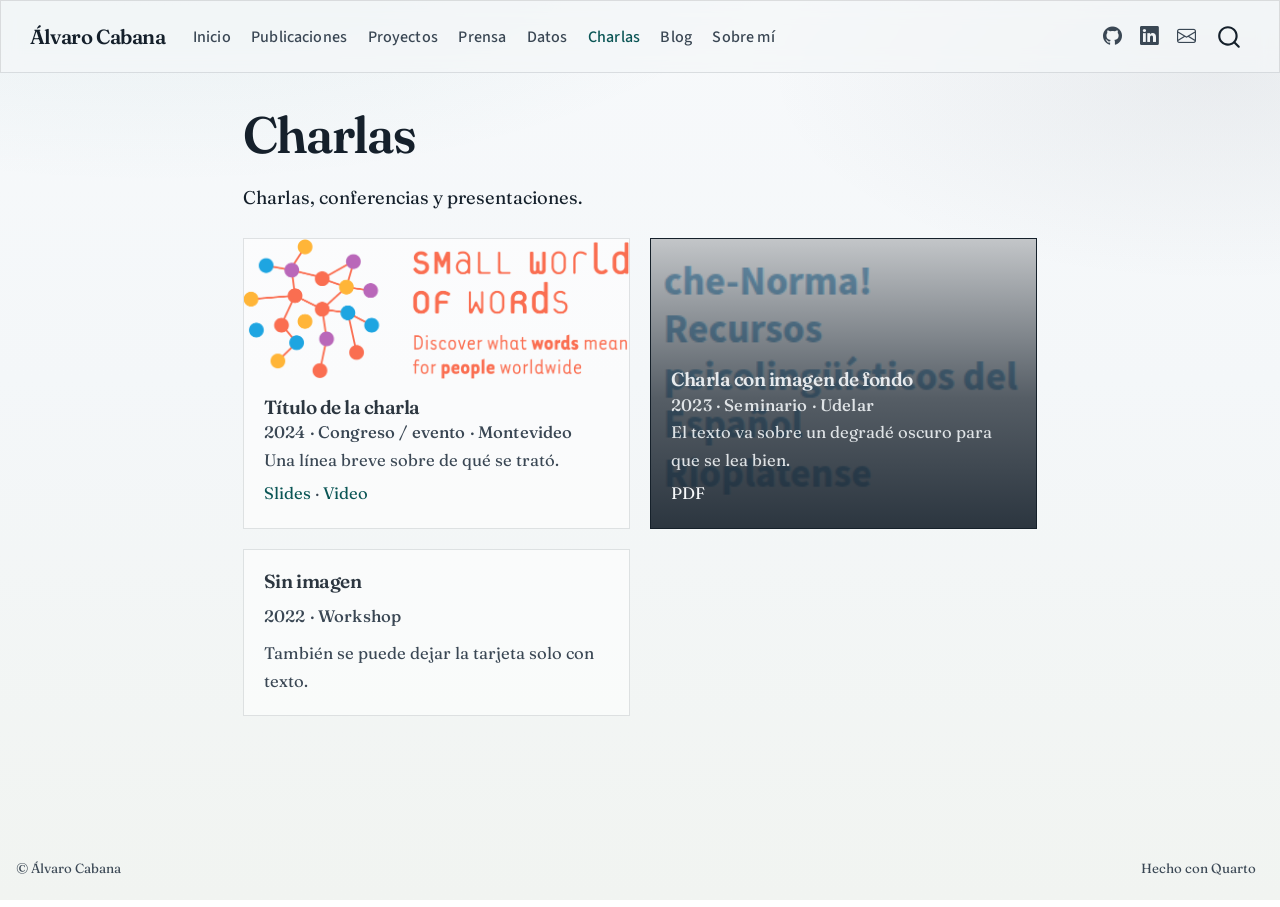
<file: docs/charlas.html>
<!DOCTYPE html>
<html xmlns="http://www.w3.org/1999/xhtml" lang="es" xml:lang="es"><head>

<meta charset="utf-8">
<meta name="generator" content="quarto-1.9.38">

<meta name="viewport" content="width=device-width, initial-scale=1.0, user-scalable=yes">


<title>Charlas – Álvaro Cabana</title>
<style>
/* Default styles provided by pandoc.
** See https://pandoc.org/MANUAL.html#variables-for-html for config info.
*/
code{white-space: pre-wrap;}
span.smallcaps{font-variant: small-caps;}
div.columns{display: flex; gap: min(4vw, 1.5em);}
div.column{flex: auto; overflow-x: auto;}
div.hanging-indent{margin-left: 1.5em; text-indent: -1.5em;}
ul.task-list{list-style: none;}
ul.task-list li input[type="checkbox"] {
  width: 0.8em;
  margin: 0 0.8em 0.2em -1em; /* quarto-specific, see https://github.com/quarto-dev/quarto-cli/issues/4556 */ 
  vertical-align: middle;
}
</style>


<script src="site_libs/quarto-nav/quarto-nav.js"></script>
<script src="site_libs/quarto-nav/headroom.min.js"></script>
<script src="site_libs/clipboard/clipboard.min.js"></script>
<script src="site_libs/quarto-search/autocomplete.umd.js"></script>
<script src="site_libs/quarto-search/fuse.min.js"></script>
<script src="site_libs/quarto-search/quarto-search.js"></script>
<meta name="quarto:offset" content="./">
<link href="./assets/favicon.svg" rel="icon" type="image/svg+xml">
<script src="site_libs/quarto-html/quarto.js" type="module"></script>
<script src="site_libs/quarto-html/tabsets/tabsets.js" type="module"></script>
<script src="site_libs/quarto-html/popper.min.js"></script>
<script src="site_libs/quarto-html/tippy.umd.min.js"></script>
<script src="site_libs/quarto-html/anchor.min.js"></script>
<link href="site_libs/quarto-html/tippy.css" rel="stylesheet">
<link href="site_libs/quarto-html/quarto-syntax-highlighting-15634bcf2e68342d4ad2dfa704d543f6.css" rel="stylesheet" id="quarto-text-highlighting-styles">
<script src="site_libs/bootstrap/bootstrap.min.js"></script>
<link href="site_libs/bootstrap/bootstrap-icons.css" rel="stylesheet">
<link href="site_libs/bootstrap/bootstrap-a984869448fb007b6d1fd2f09e88206d.min.css" rel="stylesheet" append-hash="true" id="quarto-bootstrap" data-mode="light">
<script id="quarto-search-options" type="application/json">{
  "location": "navbar",
  "copy-button": false,
  "collapse-after": 3,
  "panel-placement": "end",
  "type": "overlay",
  "limit": 50,
  "keyboard-shortcut": [
    "f",
    "/",
    "s"
  ],
  "show-item-context": false,
  "language": {
    "search-no-results-text": "No se han encontrado resultados",
    "search-matching-documents-text": "documentos encontrados",
    "search-copy-link-title": "Copiar el enlace en la búsqueda",
    "search-hide-matches-text": "Ocultar resultados adicionales",
    "search-more-match-text": "resultado adicional en este documento",
    "search-more-matches-text": "resultados adicionales en este documento",
    "search-clear-button-title": "Borrar",
    "search-text-placeholder": "",
    "search-detached-cancel-button-title": "Cancelar",
    "search-submit-button-title": "Enviar",
    "search-label": "Buscar"
  }
}</script>
<style>html{ scroll-behavior: smooth; }</style>
<link rel="preconnect" href="https://fonts.googleapis.com">
<link rel="preconnect" href="https://fonts.gstatic.com" crossorigin="">
<link href="https://fonts.googleapis.com/css2?family=Fraunces:opsz,wght@9..144,500;9..144,600;9..144,700&amp;family=Source+Sans+3:ital,wght@0,400;0,500;0,600;1,400&amp;display=swap" rel="stylesheet">


<link rel="stylesheet" href="custom.css">
</head>

<body class="nav-fixed fullcontent quarto-light">

<div id="quarto-search-results"></div>
  <header id="quarto-header" class="headroom fixed-top">
    <nav class="navbar navbar-expand-lg " data-bs-theme="dark">
      <div class="navbar-container container-fluid">
      <div class="navbar-brand-container mx-auto">
    <a class="navbar-brand" href="./index.html">
    <span class="navbar-title">Álvaro Cabana</span>
    </a>
  </div>
            <div id="quarto-search" class="" title="Buscar"></div>
          <button class="navbar-toggler" type="button" data-bs-toggle="collapse" data-bs-target="#navbarCollapse" aria-controls="navbarCollapse" role="menu" aria-expanded="false" aria-label="Navegación de palanca" onclick="if (window.quartoToggleHeadroom) { window.quartoToggleHeadroom(); }">
  <span class="navbar-toggler-icon"></span>
</button>
          <div class="collapse navbar-collapse" id="navbarCollapse">
            <ul class="navbar-nav navbar-nav-scroll me-auto">
  <li class="nav-item">
    <a class="nav-link" href="./index.html"> 
<span class="menu-text">Inicio</span></a>
  </li>  
  <li class="nav-item">
    <a class="nav-link" href="./publi.html"> 
<span class="menu-text">Publicaciones</span></a>
  </li>  
  <li class="nav-item">
    <a class="nav-link" href="./proyectos.html"> 
<span class="menu-text">Proyectos</span></a>
  </li>  
  <li class="nav-item">
    <a class="nav-link" href="./prensa.html"> 
<span class="menu-text">Prensa</span></a>
  </li>  
  <li class="nav-item">
    <a class="nav-link" href="./datos.html"> 
<span class="menu-text">Datos</span></a>
  </li>  
  <li class="nav-item">
    <a class="nav-link active" href="./charlas.html" aria-current="page"> 
<span class="menu-text">Charlas</span></a>
  </li>  
  <li class="nav-item">
    <a class="nav-link" href="./blog.html"> 
<span class="menu-text">Blog</span></a>
  </li>  
  <li class="nav-item">
    <a class="nav-link" href="./about.html"> 
<span class="menu-text">Sobre mí</span></a>
  </li>  
</ul>
            <ul class="navbar-nav navbar-nav-scroll ms-auto">
  <li class="nav-item compact">
    <a class="nav-link" href="https://github.com/almadana"> <i class="bi bi-github" role="img" aria-label="GitHub">
</i> 
<span class="menu-text"></span></a>
  </li>  
  <li class="nav-item compact">
    <a class="nav-link" href="https://uy.linkedin.com/in/%25C3%25A1lvaro-cabana-76b44934"> <i class="bi bi-linkedin" role="img" aria-label="LinkedIn">
</i> 
<span class="menu-text"></span></a>
  </li>  
  <li class="nav-item compact">
    <a class="nav-link" href="mailto:acabana@psico.edu.uy"> <i class="bi bi-envelope" role="img" aria-label="Email">
</i> 
<span class="menu-text"></span></a>
  </li>  
</ul>
          </div> <!-- /navcollapse -->
            <div class="quarto-navbar-tools">
</div>
      </div> <!-- /container-fluid -->
    </nav>
</header>
<!-- content -->
<div id="quarto-content" class="quarto-container page-columns page-rows-contents page-layout-article page-navbar">
<!-- sidebar -->
<!-- margin-sidebar -->
    
<!-- main -->
<main class="content" id="quarto-document-content">

<header id="title-block-header" class="quarto-title-block default">
<div class="quarto-title">
<h1 class="title">Charlas</h1>
</div>



<div class="quarto-title-meta">

    
  
    
  </div>
  


</header>


<p>Charlas, conferencias y presentaciones.</p>
<!--
  Imagen: siempre con ![](...) al inicio del bloque
  (así Quarto copia el archivo; no uses url() en CSS).

  Miniatura (default): ::: {.charla-card}
  Fondo:              ::: {.charla-card .charla-card-bg}
-->
<div class="charlas-grid">
<div class="charla-card">
<p><img src="assets/SWOW_Tag_High.png" class="img-fluid" alt="Gráfico del Small World of Words"></p>
<section id="título-de-la-charla" class="level3">
<h3 class="anchored" data-anchor-id="título-de-la-charla">Título de la charla</h3>
<div class="charla-meta">
<p>2024 · Congreso / evento · Montevideo</p>
</div>
<p>Una línea breve sobre de qué se trató.</p>
<div class="charla-links">
<p><a href="#" target="_blank">Slides</a> · <a href="#" target="_blank">Video</a></p>
</div>
</section>
</div>
<div class="charla-card charla-card-bg">
<p><img src="assets/chenorma.png" class="img-fluid" alt="Chenorma"></p>
<section id="charla-con-imagen-de-fondo" class="level3">
<h3 class="anchored" data-anchor-id="charla-con-imagen-de-fondo">Charla con imagen de fondo</h3>
<div class="charla-meta">
<p>2023 · Seminario · Udelar</p>
</div>
<p>El texto va sobre un degradé oscuro para que se lea bien.</p>
<div class="charla-links">
<p><a href="#" target="_blank">PDF</a></p>
</div>
</section>
</div>
<section id="sin-imagen" class="level3 charla-card">
<h3 class="anchored" data-anchor-id="sin-imagen">Sin imagen</h3>
<div class="charla-meta">
<p>2022 · Workshop</p>
</div>
<p>También se puede dejar la tarjeta solo con texto.</p>
</section>
</div>



</main> <!-- /main -->
<script id="quarto-html-after-body" type="application/javascript">
  window.document.addEventListener("DOMContentLoaded", function (event) {
    const icon = "";
    const anchorJS = new window.AnchorJS();
    anchorJS.options = {
      placement: 'right',
      icon: icon
    };
    anchorJS.add('.anchored');
    const isCodeAnnotation = (el) => {
      for (const clz of el.classList) {
        if (clz.startsWith('code-annotation-')) {                     
          return true;
        }
      }
      return false;
    }
    const onCopySuccess = function(e) {
      // button target
      const button = e.trigger;
      // don't keep focus
      button.blur();
      // flash "checked"
      button.classList.add('code-copy-button-checked');
      var currentTitle = button.getAttribute("title");
      button.setAttribute("title", "Copiado");
      let tooltip;
      if (window.bootstrap) {
        button.setAttribute("data-bs-toggle", "tooltip");
        button.setAttribute("data-bs-placement", "left");
        button.setAttribute("data-bs-title", "Copiado");
        tooltip = new bootstrap.Tooltip(button, 
          { trigger: "manual", 
            customClass: "code-copy-button-tooltip",
            offset: [0, -8]});
        tooltip.show();    
      }
      setTimeout(function() {
        if (tooltip) {
          tooltip.hide();
          button.removeAttribute("data-bs-title");
          button.removeAttribute("data-bs-toggle");
          button.removeAttribute("data-bs-placement");
        }
        button.setAttribute("title", currentTitle);
        button.classList.remove('code-copy-button-checked');
      }, 1000);
      // clear code selection
      e.clearSelection();
    }
    const getTextToCopy = function(trigger) {
      const outerScaffold = trigger.parentElement.cloneNode(true);
      const codeEl = outerScaffold.querySelector('code');
      for (const childEl of codeEl.children) {
        if (isCodeAnnotation(childEl)) {
          childEl.remove();
        }
      }
      return codeEl.innerText;
    }
    const clipboard = new window.ClipboardJS('.code-copy-button:not([data-in-quarto-modal])', {
      text: getTextToCopy
    });
    clipboard.on('success', onCopySuccess);
    if (window.document.getElementById('quarto-embedded-source-code-modal')) {
      const clipboardModal = new window.ClipboardJS('.code-copy-button[data-in-quarto-modal]', {
        text: getTextToCopy,
        container: window.document.getElementById('quarto-embedded-source-code-modal')
      });
      clipboardModal.on('success', onCopySuccess);
    }
      var localhostRegex = new RegExp(/^(?:http|https):\/\/localhost\:?[0-9]*\//);
      var mailtoRegex = new RegExp(/^mailto:/);
        var filterRegex = new RegExp("https:\/\/alvarocabana\.uy");
      var isInternal = (href) => {
          return filterRegex.test(href) || localhostRegex.test(href) || mailtoRegex.test(href);
      }
      // Inspect non-navigation links and adorn them if external
     var links = window.document.querySelectorAll('a[href]:not(.nav-link):not(.navbar-brand):not(.toc-action):not(.sidebar-link):not(.sidebar-item-toggle):not(.pagination-link):not(.no-external):not([aria-hidden]):not(.dropdown-item):not(.quarto-navigation-tool):not(.about-link)');
      for (var i=0; i<links.length; i++) {
        const link = links[i];
        if (!isInternal(link.href)) {
          // undo the damage that might have been done by quarto-nav.js in the case of
          // links that we want to consider external
          if (link.dataset.originalHref !== undefined) {
            link.href = link.dataset.originalHref;
          }
            // target, if specified
            link.setAttribute("target", "_blank");
            if (link.getAttribute("rel") === null) {
              link.setAttribute("rel", "noopener");
            }
        }
      }
    function tippyHover(el, contentFn, onTriggerFn, onUntriggerFn) {
      const config = {
        allowHTML: true,
        maxWidth: 500,
        delay: 100,
        arrow: false,
        appendTo: function(el) {
            return el.parentElement;
        },
        interactive: true,
        interactiveBorder: 10,
        theme: 'quarto',
        placement: 'bottom-start',
      };
      if (contentFn) {
        config.content = contentFn;
      }
      if (onTriggerFn) {
        config.onTrigger = onTriggerFn;
      }
      if (onUntriggerFn) {
        config.onUntrigger = onUntriggerFn;
      }
      window.tippy(el, config); 
    }
    const noterefs = window.document.querySelectorAll('a[role="doc-noteref"]');
    for (var i=0; i<noterefs.length; i++) {
      const ref = noterefs[i];
      tippyHover(ref, function() {
        // use id or data attribute instead here
        let href = ref.getAttribute('data-footnote-href') || ref.getAttribute('href');
        try { href = new URL(href).hash; } catch {}
        const id = href.replace(/^#\/?/, "");
        const note = window.document.getElementById(id);
        if (note) {
          return note.innerHTML;
        } else {
          return "";
        }
      });
    }
    const xrefs = window.document.querySelectorAll('a.quarto-xref');
    const processXRef = (id, note) => {
      // Strip column container classes
      const stripColumnClz = (el) => {
        el.classList.remove("page-full", "page-columns");
        if (el.children) {
          for (const child of el.children) {
            stripColumnClz(child);
          }
        }
      }
      stripColumnClz(note)
      if (id === null || id.startsWith('sec-')) {
        // Special case sections, only their first couple elements
        const container = document.createElement("div");
        if (note.children && note.children.length > 2) {
          container.appendChild(note.children[0].cloneNode(true));
          for (let i = 1; i < note.children.length; i++) {
            const child = note.children[i];
            if (child.tagName === "P" && child.innerText === "") {
              continue;
            } else {
              container.appendChild(child.cloneNode(true));
              break;
            }
          }
          if (window.Quarto?.typesetMath) {
            window.Quarto.typesetMath(container);
          }
          return container.innerHTML
        } else {
          if (window.Quarto?.typesetMath) {
            window.Quarto.typesetMath(note);
          }
          return note.innerHTML;
        }
      } else {
        // Remove any anchor links if they are present
        const anchorLink = note.querySelector('a.anchorjs-link');
        if (anchorLink) {
          anchorLink.remove();
        }
        if (window.Quarto?.typesetMath) {
          window.Quarto.typesetMath(note);
        }
        if (note.classList.contains("callout")) {
          return note.outerHTML;
        } else {
          return note.innerHTML;
        }
      }
    }
    for (var i=0; i<xrefs.length; i++) {
      const xref = xrefs[i];
      tippyHover(xref, undefined, function(instance) {
        instance.disable();
        let url = xref.getAttribute('href');
        let hash = undefined; 
        if (url.startsWith('#')) {
          hash = url;
        } else {
          try { hash = new URL(url).hash; } catch {}
        }
        if (hash) {
          const id = hash.replace(/^#\/?/, "");
          const note = window.document.getElementById(id);
          if (note !== null) {
            try {
              const html = processXRef(id, note.cloneNode(true));
              instance.setContent(html);
            } finally {
              instance.enable();
              instance.show();
            }
          } else {
            // See if we can fetch this
            fetch(url.split('#')[0])
            .then(res => res.text())
            .then(html => {
              const parser = new DOMParser();
              const htmlDoc = parser.parseFromString(html, "text/html");
              const note = htmlDoc.getElementById(id);
              if (note !== null) {
                const html = processXRef(id, note);
                instance.setContent(html);
              } 
            }).finally(() => {
              instance.enable();
              instance.show();
            });
          }
        } else {
          // See if we can fetch a full url (with no hash to target)
          // This is a special case and we should probably do some content thinning / targeting
          fetch(url)
          .then(res => res.text())
          .then(html => {
            const parser = new DOMParser();
            const htmlDoc = parser.parseFromString(html, "text/html");
            const note = htmlDoc.querySelector('main.content');
            if (note !== null) {
              // This should only happen for chapter cross references
              // (since there is no id in the URL)
              // remove the first header
              if (note.children.length > 0 && note.children[0].tagName === "HEADER") {
                note.children[0].remove();
              }
              const html = processXRef(null, note);
              instance.setContent(html);
            } 
          }).finally(() => {
            instance.enable();
            instance.show();
          });
        }
      }, function(instance) {
      });
    }
        let selectedAnnoteEl;
        const selectorForAnnotation = ( cell, annotation) => {
          let cellAttr = 'data-code-cell="' + cell + '"';
          let lineAttr = 'data-code-annotation="' +  annotation + '"';
          const selector = 'span[' + cellAttr + '][' + lineAttr + ']';
          return selector;
        }
        const selectCodeLines = (annoteEl) => {
          const doc = window.document;
          const targetCell = annoteEl.getAttribute("data-target-cell");
          const targetAnnotation = annoteEl.getAttribute("data-target-annotation");
          const annoteSpan = window.document.querySelector(selectorForAnnotation(targetCell, targetAnnotation));
          const lines = annoteSpan.getAttribute("data-code-lines").split(",");
          const lineIds = lines.map((line) => {
            return targetCell + "-" + line;
          })
          let top = null;
          let height = null;
          let parent = null;
          if (lineIds.length > 0) {
              //compute the position of the single el (top and bottom and make a div)
              const el = window.document.getElementById(lineIds[0]);
              top = el.offsetTop;
              height = el.offsetHeight;
              parent = el.parentElement.parentElement;
            if (lineIds.length > 1) {
              const lastEl = window.document.getElementById(lineIds[lineIds.length - 1]);
              const bottom = lastEl.offsetTop + lastEl.offsetHeight;
              height = bottom - top;
            }
            if (top !== null && height !== null && parent !== null) {
              // cook up a div (if necessary) and position it 
              let div = window.document.getElementById("code-annotation-line-highlight");
              if (div === null) {
                div = window.document.createElement("div");
                div.setAttribute("id", "code-annotation-line-highlight");
                div.style.position = 'absolute';
                parent.appendChild(div);
              }
              div.style.top = top - 2 + "px";
              div.style.height = height + 4 + "px";
              div.style.left = 0;
              let gutterDiv = window.document.getElementById("code-annotation-line-highlight-gutter");
              if (gutterDiv === null) {
                gutterDiv = window.document.createElement("div");
                gutterDiv.setAttribute("id", "code-annotation-line-highlight-gutter");
                gutterDiv.style.position = 'absolute';
                const codeCell = window.document.getElementById(targetCell);
                const gutter = codeCell.querySelector('.code-annotation-gutter');
                gutter.appendChild(gutterDiv);
              }
              gutterDiv.style.top = top - 2 + "px";
              gutterDiv.style.height = height + 4 + "px";
            }
            selectedAnnoteEl = annoteEl;
          }
        };
        const unselectCodeLines = () => {
          const elementsIds = ["code-annotation-line-highlight", "code-annotation-line-highlight-gutter"];
          elementsIds.forEach((elId) => {
            const div = window.document.getElementById(elId);
            if (div) {
              div.remove();
            }
          });
          selectedAnnoteEl = undefined;
        };
          // Handle positioning of the toggle
      window.addEventListener(
        "resize",
        throttle(() => {
          elRect = undefined;
          if (selectedAnnoteEl) {
            selectCodeLines(selectedAnnoteEl);
          }
        }, 10)
      );
      function throttle(fn, ms) {
      let throttle = false;
      let timer;
        return (...args) => {
          if(!throttle) { // first call gets through
              fn.apply(this, args);
              throttle = true;
          } else { // all the others get throttled
              if(timer) clearTimeout(timer); // cancel #2
              timer = setTimeout(() => {
                fn.apply(this, args);
                timer = throttle = false;
              }, ms);
          }
        };
      }
        // Attach click handler to the DT
        const annoteDls = window.document.querySelectorAll('dt[data-target-cell]');
        for (const annoteDlNode of annoteDls) {
          annoteDlNode.addEventListener('click', (event) => {
            const clickedEl = event.target;
            if (clickedEl !== selectedAnnoteEl) {
              unselectCodeLines();
              const activeEl = window.document.querySelector('dt[data-target-cell].code-annotation-active');
              if (activeEl) {
                activeEl.classList.remove('code-annotation-active');
              }
              selectCodeLines(clickedEl);
              clickedEl.classList.add('code-annotation-active');
            } else {
              // Unselect the line
              unselectCodeLines();
              clickedEl.classList.remove('code-annotation-active');
            }
          });
        }
    const findCites = (el) => {
      const parentEl = el.parentElement;
      if (parentEl) {
        const cites = parentEl.dataset.cites;
        if (cites) {
          return {
            el,
            cites: cites.split(' ')
          };
        } else {
          return findCites(el.parentElement)
        }
      } else {
        return undefined;
      }
    };
    var bibliorefs = window.document.querySelectorAll('a[role="doc-biblioref"]');
    for (var i=0; i<bibliorefs.length; i++) {
      const ref = bibliorefs[i];
      const citeInfo = findCites(ref);
      if (citeInfo) {
        tippyHover(citeInfo.el, function() {
          var popup = window.document.createElement('div');
          citeInfo.cites.forEach(function(cite) {
            var citeDiv = window.document.createElement('div');
            citeDiv.classList.add('hanging-indent');
            citeDiv.classList.add('csl-entry');
            var biblioDiv = window.document.getElementById('ref-' + cite);
            if (biblioDiv) {
              citeDiv.innerHTML = biblioDiv.innerHTML;
            }
            popup.appendChild(citeDiv);
          });
          return popup.innerHTML;
        });
      }
    }
  });
  </script>
</div> <!-- /content -->
<footer class="footer">
  <div class="nav-footer">
    <div class="nav-footer-left">
<p>© Álvaro Cabana</p>
</div>   
    <div class="nav-footer-center">
      &nbsp;
    </div>
    <div class="nav-footer-right">
      <ul class="footer-items list-unstyled">
    <li class="nav-item">
    <a class="nav-link" href="https://quarto.org">
<p>Hecho con Quarto</p>
</a>
  </li>  
</ul>
    </div>
  </div>
</footer>




<script src="site_libs/quarto-html/zenscroll-min.js"></script>
</body></html>
</file>
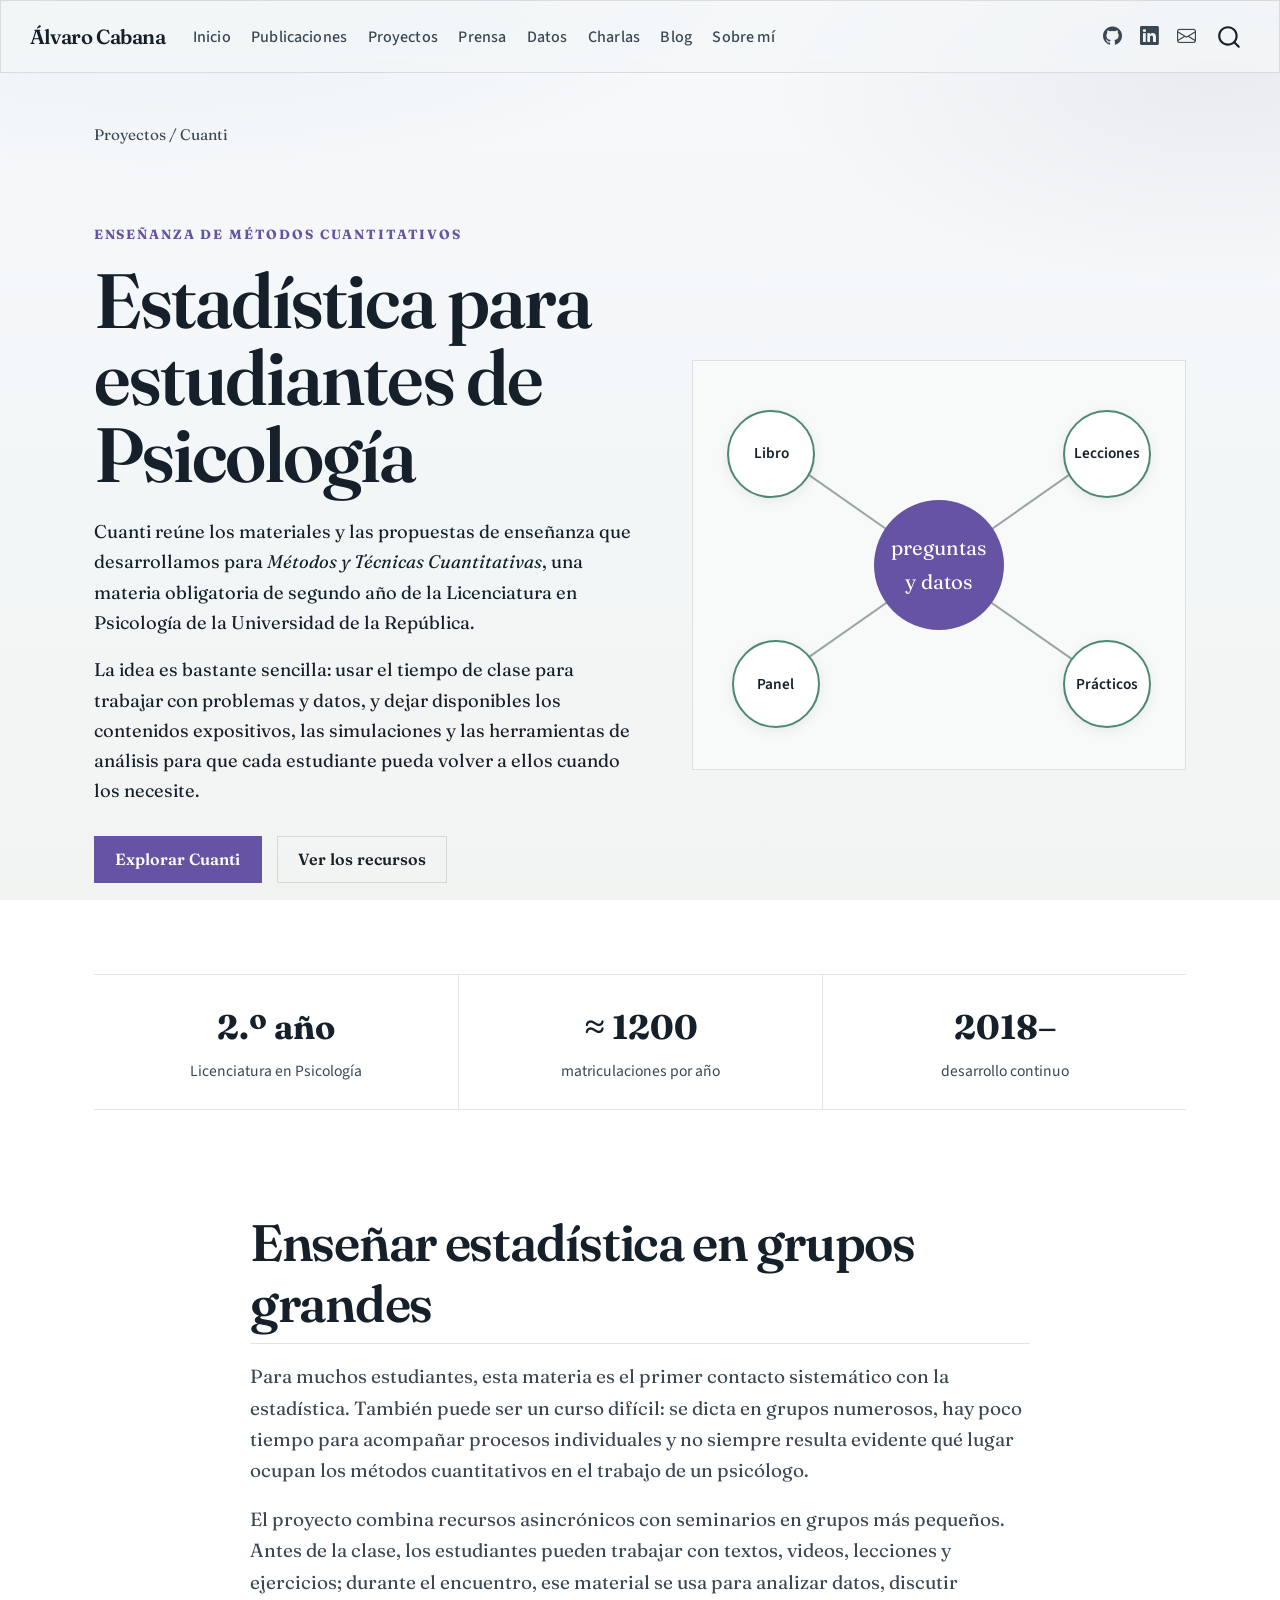
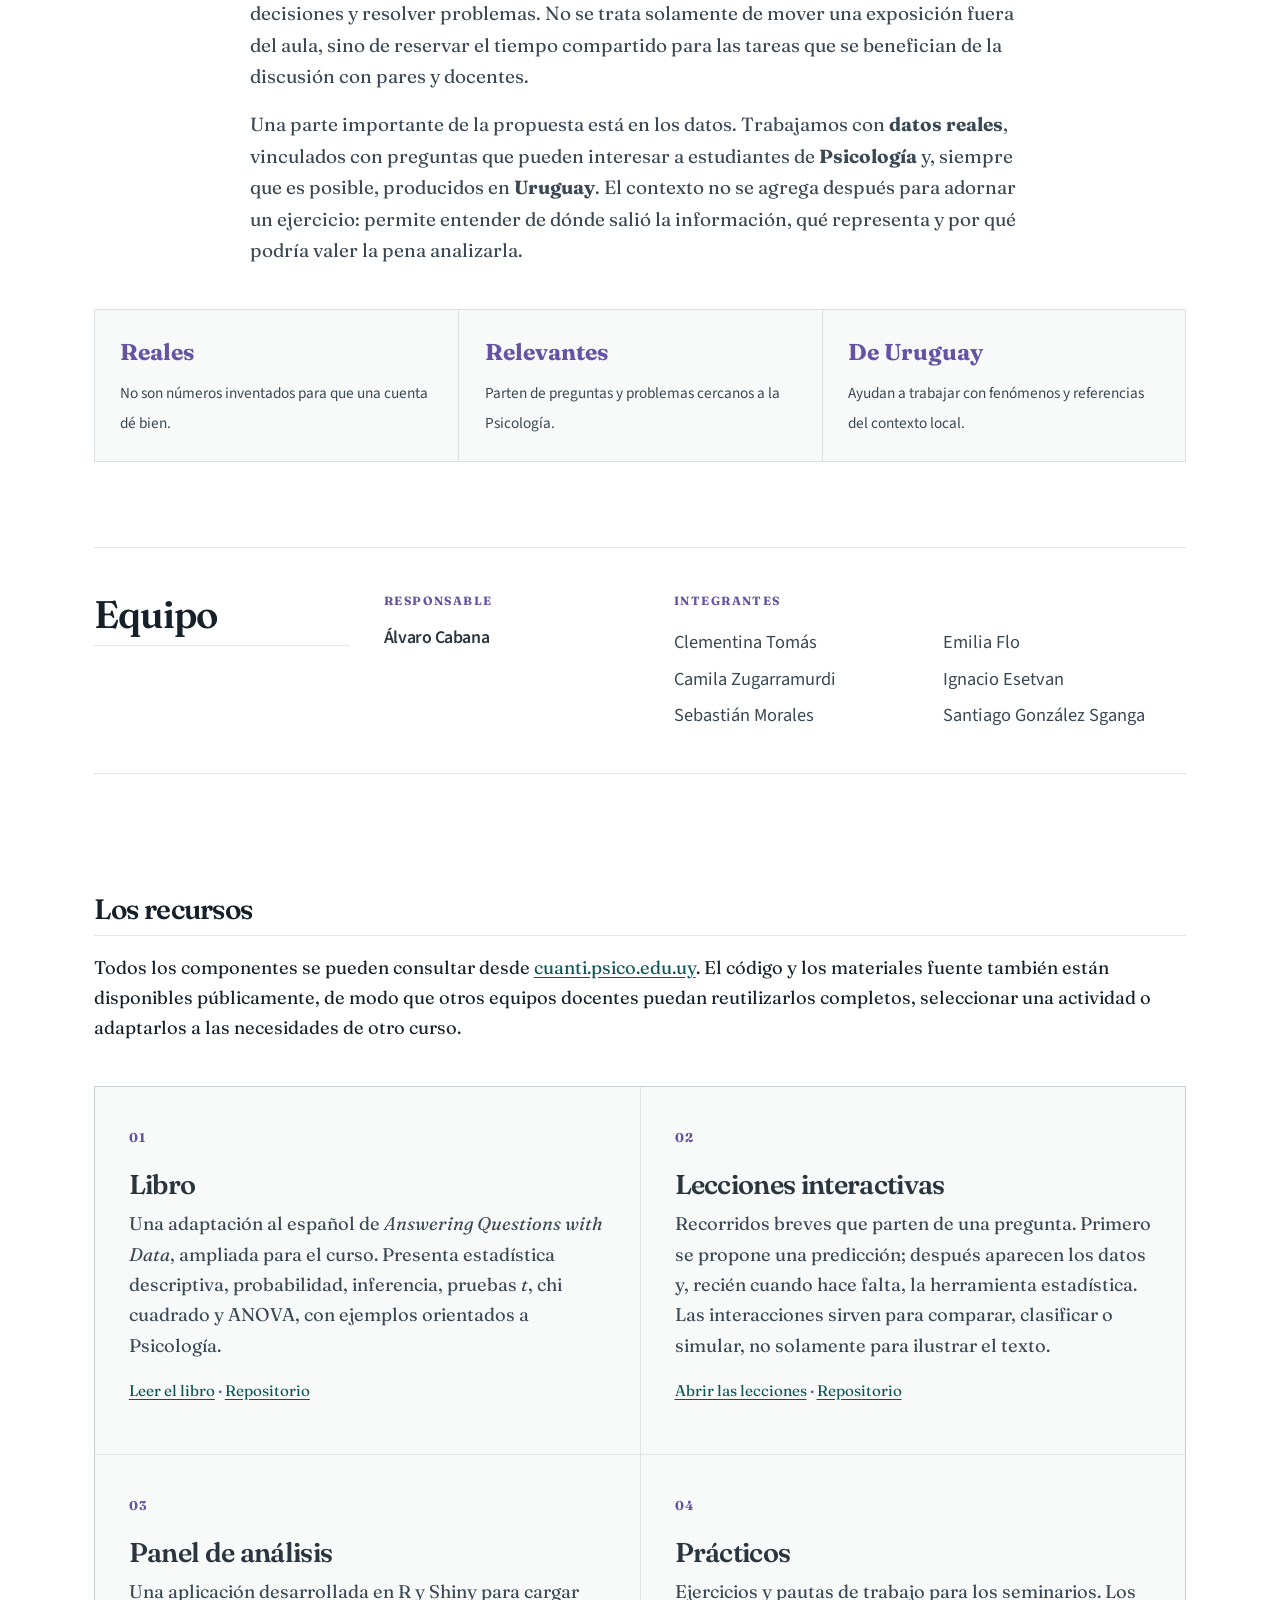
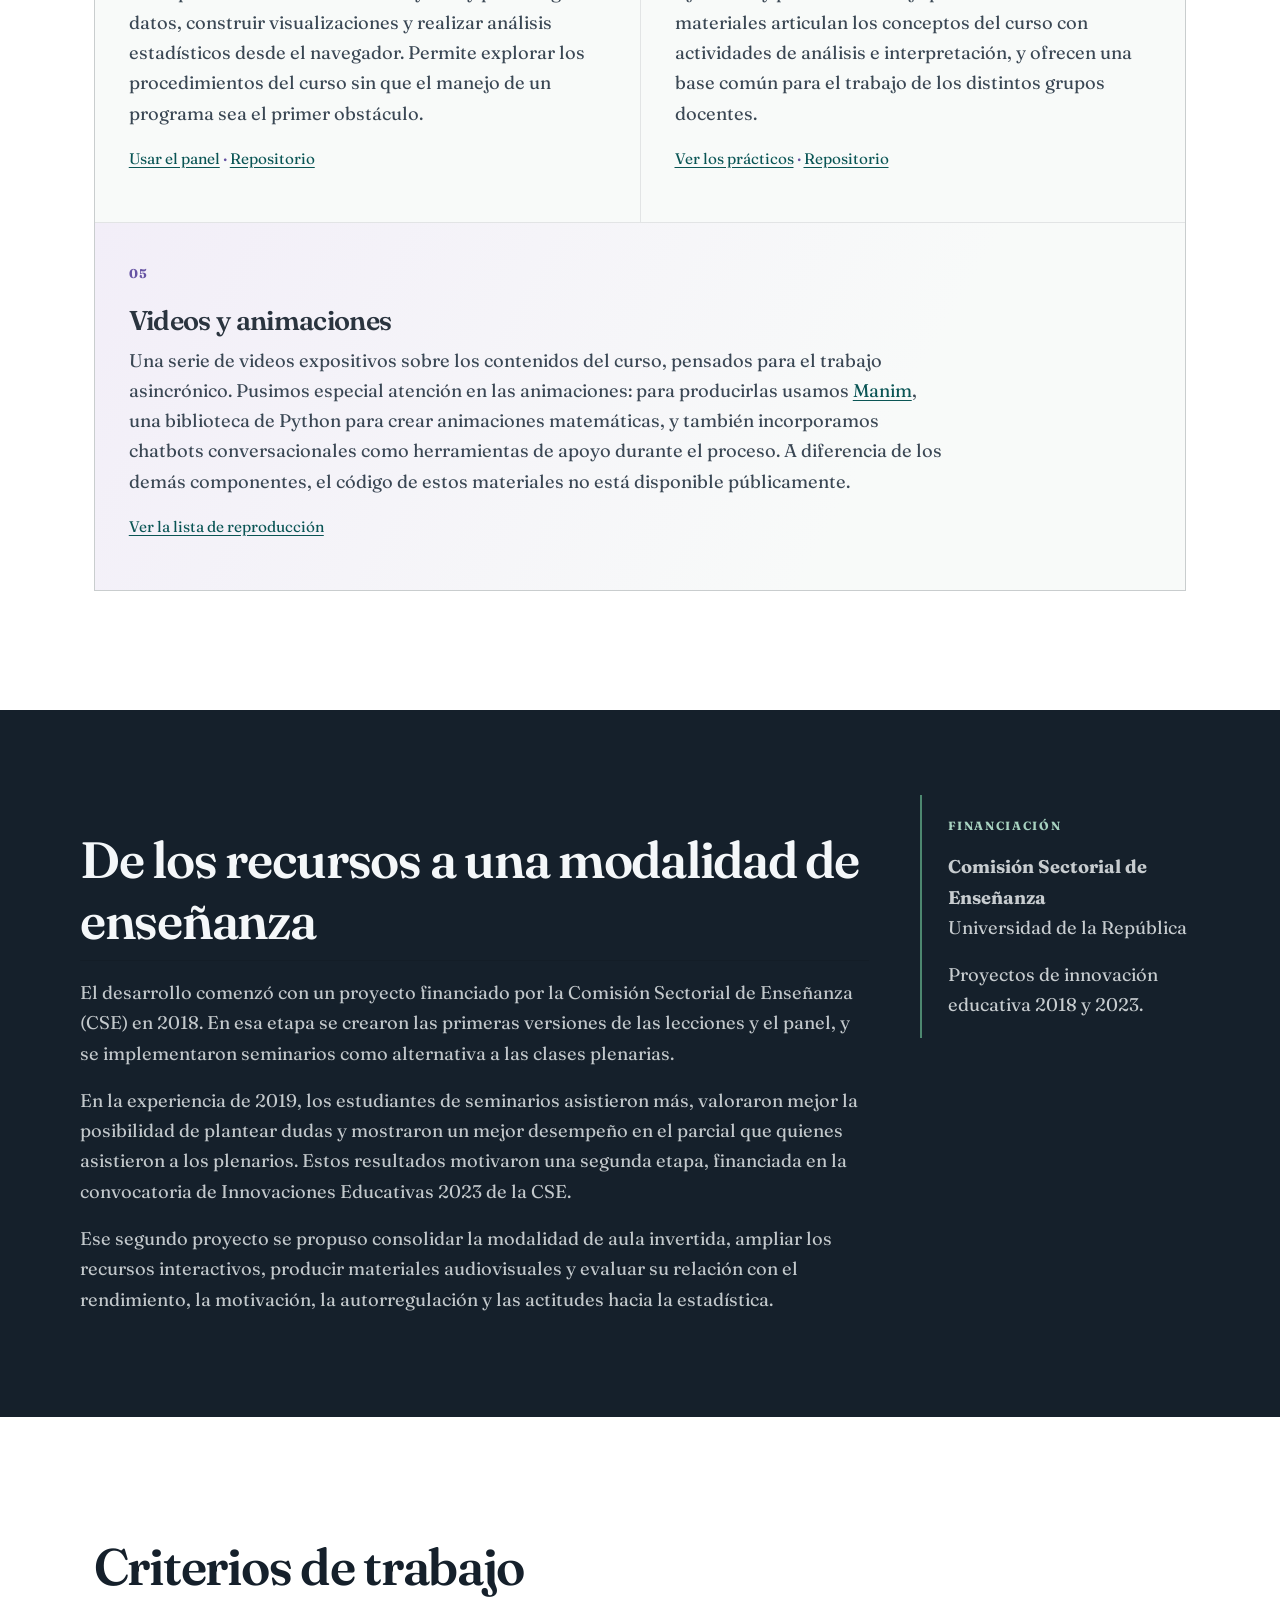
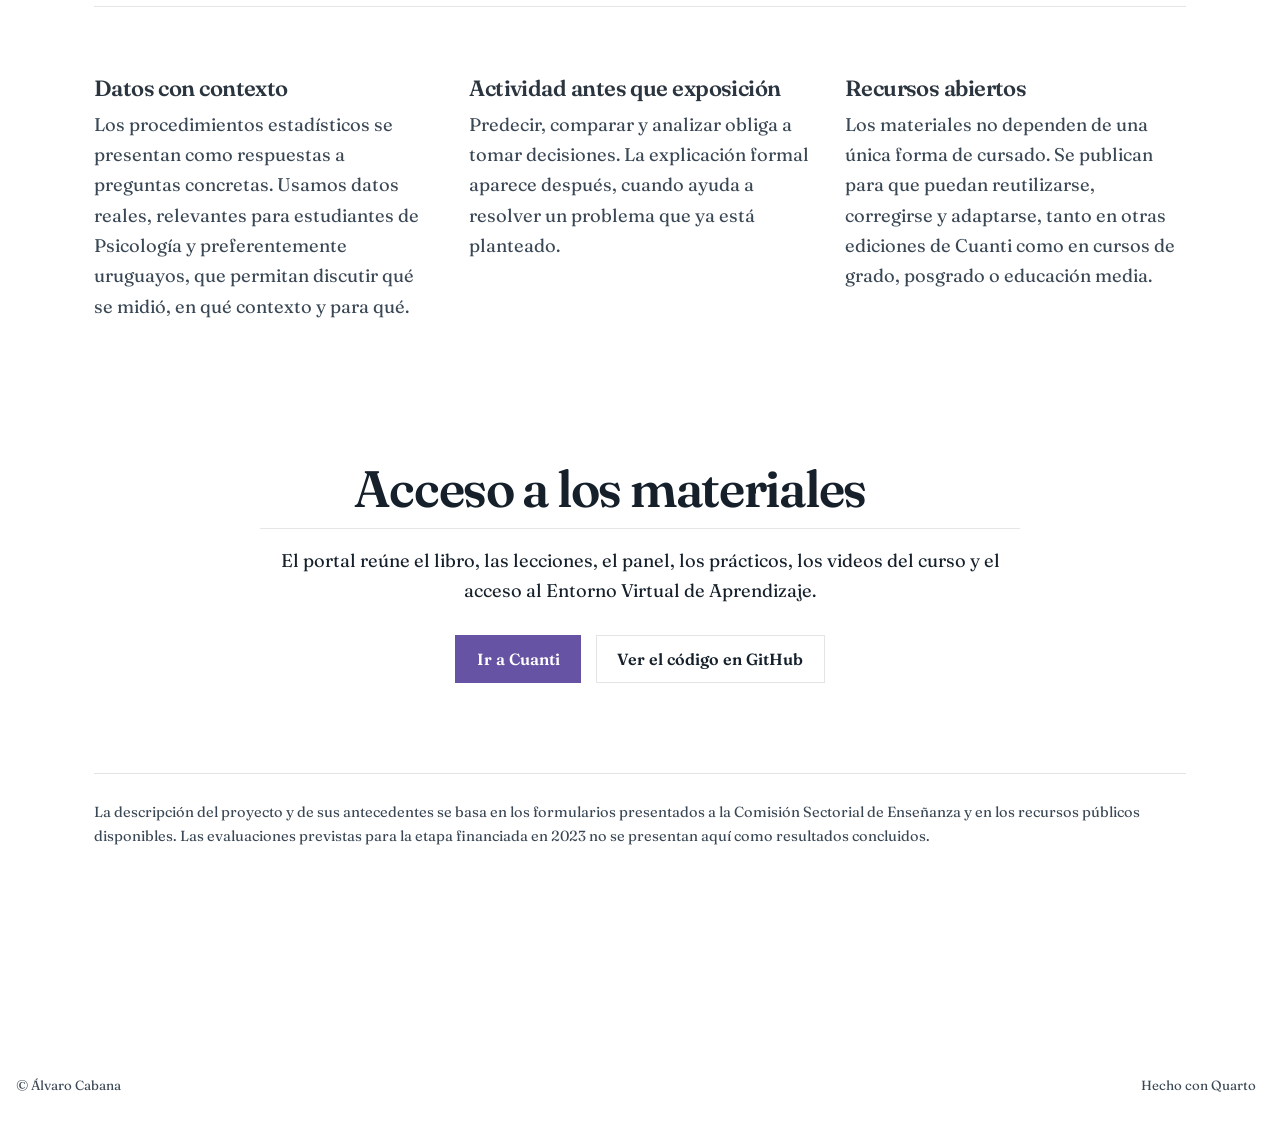
<file: docs/cuanti.html>
<!DOCTYPE html>
<html xmlns="http://www.w3.org/1999/xhtml" lang="es" xml:lang="es"><head>

<meta charset="utf-8">
<meta name="generator" content="quarto-1.9.38">

<meta name="viewport" content="width=device-width, initial-scale=1.0, user-scalable=yes">

<meta name="description" content="Recursos abiertos y modalidades de enseñanza para aprender métodos cuantitativos en Psicología.">

<title>Proyecto Cuanti – Álvaro Cabana</title>
<style>
/* Default styles provided by pandoc.
** See https://pandoc.org/MANUAL.html#variables-for-html for config info.
*/
code{white-space: pre-wrap;}
span.smallcaps{font-variant: small-caps;}
div.columns{display: flex; gap: min(4vw, 1.5em);}
div.column{flex: auto; overflow-x: auto;}
div.hanging-indent{margin-left: 1.5em; text-indent: -1.5em;}
ul.task-list{list-style: none;}
ul.task-list li input[type="checkbox"] {
  width: 0.8em;
  margin: 0 0.8em 0.2em -1em; /* quarto-specific, see https://github.com/quarto-dev/quarto-cli/issues/4556 */ 
  vertical-align: middle;
}
</style>


<script src="site_libs/quarto-nav/quarto-nav.js"></script>
<script src="site_libs/quarto-nav/headroom.min.js"></script>
<script src="site_libs/clipboard/clipboard.min.js"></script>
<script src="site_libs/quarto-search/autocomplete.umd.js"></script>
<script src="site_libs/quarto-search/fuse.min.js"></script>
<script src="site_libs/quarto-search/quarto-search.js"></script>
<meta name="quarto:offset" content="./">
<link href="./assets/favicon.svg" rel="icon" type="image/svg+xml">
<script src="site_libs/quarto-html/quarto.js" type="module"></script>
<script src="site_libs/quarto-html/tabsets/tabsets.js" type="module"></script>
<script src="site_libs/quarto-html/popper.min.js"></script>
<script src="site_libs/quarto-html/tippy.umd.min.js"></script>
<script src="site_libs/quarto-html/anchor.min.js"></script>
<link href="site_libs/quarto-html/tippy.css" rel="stylesheet">
<link href="site_libs/quarto-html/quarto-syntax-highlighting-15634bcf2e68342d4ad2dfa704d543f6.css" rel="stylesheet" id="quarto-text-highlighting-styles">
<script src="site_libs/bootstrap/bootstrap.min.js"></script>
<link href="site_libs/bootstrap/bootstrap-icons.css" rel="stylesheet">
<link href="site_libs/bootstrap/bootstrap-a984869448fb007b6d1fd2f09e88206d.min.css" rel="stylesheet" append-hash="true" id="quarto-bootstrap" data-mode="light">
<script id="quarto-search-options" type="application/json">{
  "location": "navbar",
  "copy-button": false,
  "collapse-after": 3,
  "panel-placement": "end",
  "type": "overlay",
  "limit": 50,
  "keyboard-shortcut": [
    "f",
    "/",
    "s"
  ],
  "show-item-context": false,
  "language": {
    "search-no-results-text": "No se han encontrado resultados",
    "search-matching-documents-text": "documentos encontrados",
    "search-copy-link-title": "Copiar el enlace en la búsqueda",
    "search-hide-matches-text": "Ocultar resultados adicionales",
    "search-more-match-text": "resultado adicional en este documento",
    "search-more-matches-text": "resultados adicionales en este documento",
    "search-clear-button-title": "Borrar",
    "search-text-placeholder": "",
    "search-detached-cancel-button-title": "Cancelar",
    "search-submit-button-title": "Enviar",
    "search-label": "Buscar"
  }
}</script>
<style>html{ scroll-behavior: smooth; }</style>
<link rel="preconnect" href="https://fonts.googleapis.com">
<link rel="preconnect" href="https://fonts.gstatic.com" crossorigin="">
<link href="https://fonts.googleapis.com/css2?family=Fraunces:opsz,wght@9..144,500;9..144,600;9..144,700&amp;family=Source+Sans+3:ital,wght@0,400;0,500;0,600;1,400&amp;display=swap" rel="stylesheet">


<link rel="stylesheet" href="custom.css">
</head>

<body class="nav-fixed quarto-light">

<div id="quarto-search-results"></div>
  <header id="quarto-header" class="headroom fixed-top">
    <nav class="navbar navbar-expand-lg " data-bs-theme="dark">
      <div class="navbar-container container-fluid">
      <div class="navbar-brand-container mx-auto">
    <a class="navbar-brand" href="./index.html">
    <span class="navbar-title">Álvaro Cabana</span>
    </a>
  </div>
            <div id="quarto-search" class="" title="Buscar"></div>
          <button class="navbar-toggler" type="button" data-bs-toggle="collapse" data-bs-target="#navbarCollapse" aria-controls="navbarCollapse" role="menu" aria-expanded="false" aria-label="Navegación de palanca" onclick="if (window.quartoToggleHeadroom) { window.quartoToggleHeadroom(); }">
  <span class="navbar-toggler-icon"></span>
</button>
          <div class="collapse navbar-collapse" id="navbarCollapse">
            <ul class="navbar-nav navbar-nav-scroll me-auto">
  <li class="nav-item">
    <a class="nav-link" href="./index.html"> 
<span class="menu-text">Inicio</span></a>
  </li>  
  <li class="nav-item">
    <a class="nav-link" href="./publi.html"> 
<span class="menu-text">Publicaciones</span></a>
  </li>  
  <li class="nav-item">
    <a class="nav-link" href="./proyectos.html"> 
<span class="menu-text">Proyectos</span></a>
  </li>  
  <li class="nav-item">
    <a class="nav-link" href="./prensa.html"> 
<span class="menu-text">Prensa</span></a>
  </li>  
  <li class="nav-item">
    <a class="nav-link" href="./datos.html"> 
<span class="menu-text">Datos</span></a>
  </li>  
  <li class="nav-item">
    <a class="nav-link" href="./charlas.html"> 
<span class="menu-text">Charlas</span></a>
  </li>  
  <li class="nav-item">
    <a class="nav-link" href="./blog.html"> 
<span class="menu-text">Blog</span></a>
  </li>  
  <li class="nav-item">
    <a class="nav-link" href="./about.html"> 
<span class="menu-text">Sobre mí</span></a>
  </li>  
</ul>
            <ul class="navbar-nav navbar-nav-scroll ms-auto">
  <li class="nav-item compact">
    <a class="nav-link" href="https://github.com/almadana"> <i class="bi bi-github" role="img" aria-label="GitHub">
</i> 
<span class="menu-text"></span></a>
  </li>  
  <li class="nav-item compact">
    <a class="nav-link" href="https://uy.linkedin.com/in/%25C3%25A1lvaro-cabana-76b44934"> <i class="bi bi-linkedin" role="img" aria-label="LinkedIn">
</i> 
<span class="menu-text"></span></a>
  </li>  
  <li class="nav-item compact">
    <a class="nav-link" href="mailto:acabana@psico.edu.uy"> <i class="bi bi-envelope" role="img" aria-label="Email">
</i> 
<span class="menu-text"></span></a>
  </li>  
</ul>
          </div> <!-- /navcollapse -->
            <div class="quarto-navbar-tools">
</div>
      </div> <!-- /container-fluid -->
    </nav>
</header>
<!-- content -->
<div id="quarto-content" class="quarto-container page-columns page-rows-contents page-layout-full page-navbar">
<!-- sidebar -->
<!-- margin-sidebar -->
    
<!-- main -->
<main class="content column-page" id="quarto-document-content">

<header id="title-block-header" class="quarto-title-block default">
<div class="quarto-title">
<h1 class="title">Proyecto Cuanti</h1>
</div>

<div>
  <div class="description">
    Recursos abiertos y modalidades de enseñanza para aprender métodos cuantitativos en Psicología.
  </div>
</div>


<div class="quarto-title-meta column-page">

    
  
    
  </div>
  


</header>


<div class="cuanti-page">
<div class="swow-breadcrumb">
<p><a href="./proyectos.html">Proyectos</a> / Cuanti</p>
</div>
<div class="cuanti-hero">
<div class="cuanti-hero__copy">
<p class="cuanti-kicker">
ENSEÑANZA DE MÉTODOS CUANTITATIVOS
</p>
<section id="estadística-para-estudiantes-de-psicología" class="level1">
<h1>Estadística para estudiantes de Psicología</h1>
<p>Cuanti reúne los materiales y las propuestas de enseñanza que desarrollamos para <em>Métodos y Técnicas Cuantitativas</em>, una materia obligatoria de segundo año de la Licenciatura en Psicología de la Universidad de la República.</p>
<p>La idea es bastante sencilla: usar el tiempo de clase para trabajar con problemas y datos, y dejar disponibles los contenidos expositivos, las simulaciones y las herramientas de análisis para que cada estudiante pueda volver a ellos cuando los necesite.</p>
<p><a href="https://cuanti.psico.edu.uy" class="btn-main">Explorar Cuanti</a> <a href="#recursos" class="btn-ghost">Ver los recursos</a></p>
</section>
</div>
<div class="cuanti-hero__diagram" aria-label="Esquema del proyecto Cuanti">
<i class="cuanti-edge cuanti-edge--book" aria-hidden="true"></i> <i class="cuanti-edge cuanti-edge--lesson" aria-hidden="true"></i> <i class="cuanti-edge cuanti-edge--panel" aria-hidden="true"></i> <i class="cuanti-edge cuanti-edge--practice" aria-hidden="true"></i>
<div class="cuanti-orbit cuanti-orbit--book">
Libro
</div>
<div class="cuanti-orbit cuanti-orbit--lesson">
Lecciones
</div>
<div class="cuanti-orbit cuanti-orbit--panel">
Panel
</div>
<div class="cuanti-orbit cuanti-orbit--practice">
Prácticos
</div>
<div class="cuanti-core">
preguntas<br>y datos
</div>
</div>
</div>
<div class="cuanti-facts">
<div>
<strong>2.º año</strong><span>Licenciatura en Psicología</span>
</div>
<div>
<strong>≈ 1200</strong><span>matriculaciones por año</span>
</div>
<div>
<strong>2018–</strong><span>desarrollo continuo</span>
</div>
</div>
<section id="enseñar-estadística-en-grupos-grandes" class="level2 cuanti-copy">
<h2 class="anchored" data-anchor-id="enseñar-estadística-en-grupos-grandes">Enseñar estadística en grupos grandes</h2>
<p>Para muchos estudiantes, esta materia es el primer contacto sistemático con la estadística. También puede ser un curso difícil: se dicta en grupos numerosos, hay poco tiempo para acompañar procesos individuales y no siempre resulta evidente qué lugar ocupan los métodos cuantitativos en el trabajo de un psicólogo.</p>
<p>El proyecto combina recursos asincrónicos con seminarios en grupos más pequeños. Antes de la clase, los estudiantes pueden trabajar con textos, videos, lecciones y ejercicios; durante el encuentro, ese material se usa para analizar datos, discutir decisiones y resolver problemas. No se trata solamente de mover una exposición fuera del aula, sino de reservar el tiempo compartido para las tareas que se benefician de la discusión con pares y docentes.</p>
<p>Una parte importante de la propuesta está en los datos. Trabajamos con <strong>datos reales</strong>, vinculados con preguntas que pueden interesar a estudiantes de <strong>Psicología</strong> y, siempre que es posible, producidos en <strong>Uruguay</strong>. El contexto no se agrega después para adornar un ejercicio: permite entender de dónde salió la información, qué representa y por qué podría valer la pena analizarla.</p>
</section>
<div class="cuanti-data-points">
<div>
<strong>Reales</strong><span>No son números inventados para que una cuenta dé bien.</span>
</div>
<div>
<strong>Relevantes</strong><span>Parten de preguntas y problemas cercanos a la Psicología.</span>
</div>
<div>
<strong>De Uruguay</strong><span>Ayudan a trabajar con fenómenos y referencias del contexto local.</span>
</div>
</div>
<section id="equipo" class="level2 cuanti-team">
<h2 class="anchored" data-anchor-id="equipo">Equipo</h2>
<div class="cuanti-team__lead">
<p><span>RESPONSABLE</span></p>
<section id="álvaro-cabana" class="level3">
<h3 class="anchored" data-anchor-id="álvaro-cabana">Álvaro Cabana</h3>
</section>
</div>
<div class="cuanti-team__members">
<p><span>INTEGRANTES</span></p>
<ul>
<li>Clementina Tomás</li>
<li>Emilia Flo</li>
<li>Camila Zugarramurdi</li>
<li>Ignacio Esetvan</li>
<li>Sebastián Morales</li>
<li>Santiago González Sganga</li>
</ul>
</div>
</section>
<div id="recursos" class="cuanti-resources">
<section id="los-recursos" class="level2">
<h2 class="anchored" data-anchor-id="los-recursos">Los recursos</h2>
<p>Todos los componentes se pueden consultar desde <a href="https://cuanti.psico.edu.uy">cuanti.psico.edu.uy</a>. El código y los materiales fuente también están disponibles públicamente, de modo que otros equipos docentes puedan reutilizarlos completos, seleccionar una actividad o adaptarlos a las necesidades de otro curso.</p>
<div class="cuanti-resource-grid">
<div class="cuanti-resource">
<p><span class="cuanti-resource__index">01</span></p>
<section id="libro" class="level3">
<h3 class="anchored" data-anchor-id="libro">Libro</h3>
<p>Una adaptación al español de <em>Answering Questions with Data</em>, ampliada para el curso. Presenta estadística descriptiva, probabilidad, inferencia, pruebas <em>t</em>, chi cuadrado y ANOVA, con ejemplos orientados a Psicología.</p>
<p><a href="https://cuanti.psico.edu.uy/libro/">Leer el libro</a> · <a href="https://github.com/almadana/libro_cuanti">Repositorio</a></p>
</section>
</div>
<div class="cuanti-resource">
<p><span class="cuanti-resource__index">02</span></p>
<section id="lecciones-interactivas" class="level3">
<h3 class="anchored" data-anchor-id="lecciones-interactivas">Lecciones interactivas</h3>
<p>Recorridos breves que parten de una pregunta. Primero se propone una predicción; después aparecen los datos y, recién cuando hace falta, la herramienta estadística. Las interacciones sirven para comparar, clasificar o simular, no solamente para ilustrar el texto.</p>
<p><a href="https://cuanti.psico.edu.uy/lecciones/">Abrir las lecciones</a> · <a href="https://github.com/almadana/lecciones_cuanti">Repositorio</a></p>
</section>
</div>
<div class="cuanti-resource">
<p><span class="cuanti-resource__index">03</span></p>
<section id="panel-de-análisis" class="level3">
<h3 class="anchored" data-anchor-id="panel-de-análisis">Panel de análisis</h3>
<p>Una aplicación desarrollada en R y Shiny para cargar datos, construir visualizaciones y realizar análisis estadísticos desde el navegador. Permite explorar los procedimientos del curso sin que el manejo de un programa sea el primer obstáculo.</p>
<p><a href="https://cuanti.psico.edu.uy/panel">Usar el panel</a> · <a href="https://github.com/almadana/shinyCuanti">Repositorio</a></p>
</section>
</div>
<div class="cuanti-resource">
<p><span class="cuanti-resource__index">04</span></p>
<section id="prácticos" class="level3">
<h3 class="anchored" data-anchor-id="prácticos">Prácticos</h3>
<p>Ejercicios y pautas de trabajo para los seminarios. Los materiales articulan los conceptos del curso con actividades de análisis e interpretación, y ofrecen una base común para el trabajo de los distintos grupos docentes.</p>
<p><a href="https://cuanti.psico.edu.uy/practicos">Ver los prácticos</a> · <a href="https://github.com/clementinatomas/practicuanti">Repositorio</a></p>
</section>
</div>
<div class="cuanti-resource cuanti-resource--video">
<p><span class="cuanti-resource__index">05</span></p>
<section id="videos-y-animaciones" class="level3">
<h3 class="anchored" data-anchor-id="videos-y-animaciones">Videos y animaciones</h3>
<p>Una serie de videos expositivos sobre los contenidos del curso, pensados para el trabajo asincrónico. Pusimos especial atención en las animaciones: para producirlas usamos <a href="https://www.manim.community/">Manim</a>, una biblioteca de Python para crear animaciones matemáticas, y también incorporamos chatbots conversacionales como herramientas de apoyo durante el proceso. A diferencia de los demás componentes, el código de estos materiales no está disponible públicamente.</p>
<p><a href="https://www.youtube.com/playlist?list=PLQRHe0Sf8EkzrzYeffIc98YYxWol8NNAx">Ver la lista de reproducción</a></p>
</section>
</div>
</div>
</section>
</div>
<div class="cuanti-evidence">
<section id="de-los-recursos-a-una-modalidad-de-enseñanza" class="level2 cuanti-evidence__main">
<h2 class="anchored" data-anchor-id="de-los-recursos-a-una-modalidad-de-enseñanza">De los recursos a una modalidad de enseñanza</h2>
<p>El desarrollo comenzó con un proyecto financiado por la Comisión Sectorial de Enseñanza (CSE) en 2018. En esa etapa se crearon las primeras versiones de las lecciones y el panel, y se implementaron seminarios como alternativa a las clases plenarias.</p>
<p>En la experiencia de 2019, los estudiantes de seminarios asistieron más, valoraron mejor la posibilidad de plantear dudas y mostraron un mejor desempeño en el parcial que quienes asistieron a los plenarios. Estos resultados motivaron una segunda etapa, financiada en la convocatoria de Innovaciones Educativas 2023 de la CSE.</p>
<p>Ese segundo proyecto se propuso consolidar la modalidad de aula invertida, ampliar los recursos interactivos, producir materiales audiovisuales y evaluar su relación con el rendimiento, la motivación, la autorregulación y las actitudes hacia la estadística.</p>
</section>
<div class="cuanti-evidence__aside">
<p><span>FINANCIACIÓN</span></p>
<p><strong>Comisión Sectorial de Enseñanza</strong><br>
Universidad de la República</p>
<p>Proyectos de innovación educativa 2018 y 2023.</p>
</div>
</div>
<section id="criterios-de-trabajo" class="level2 cuanti-principles">
<h2 class="anchored" data-anchor-id="criterios-de-trabajo">Criterios de trabajo</h2>
<div class="cuanti-principles__grid">
<section id="datos-con-contexto" class="level3">
<h3 class="anchored" data-anchor-id="datos-con-contexto">Datos con contexto</h3>
<p>Los procedimientos estadísticos se presentan como respuestas a preguntas concretas. Usamos datos reales, relevantes para estudiantes de Psicología y preferentemente uruguayos, que permitan discutir qué se midió, en qué contexto y para qué.</p>
</section>
<section id="actividad-antes-que-exposición" class="level3">
<h3 class="anchored" data-anchor-id="actividad-antes-que-exposición">Actividad antes que exposición</h3>
<p>Predecir, comparar y analizar obliga a tomar decisiones. La explicación formal aparece después, cuando ayuda a resolver un problema que ya está planteado.</p>
</section>
<section id="recursos-abiertos" class="level3">
<h3 class="anchored" data-anchor-id="recursos-abiertos">Recursos abiertos</h3>
<p>Los materiales no dependen de una única forma de cursado. Se publican para que puedan reutilizarse, corregirse y adaptarse, tanto en otras ediciones de Cuanti como en cursos de grado, posgrado o educación media.</p>
</section>
</div>
</section>
<section id="acceso-a-los-materiales" class="level2 cuanti-cta">
<h2 class="anchored" data-anchor-id="acceso-a-los-materiales">Acceso a los materiales</h2>
<p>El portal reúne el libro, las lecciones, el panel, los prácticos, los videos del curso y el acceso al Entorno Virtual de Aprendizaje.</p>
<p><a href="https://cuanti.psico.edu.uy" class="btn-main">Ir a Cuanti</a> <a href="https://github.com/almadana" class="btn-ghost">Ver el código en GitHub</a></p>
</section>
<div class="cuanti-notes">
<p>La descripción del proyecto y de sus antecedentes se basa en los formularios presentados a la Comisión Sectorial de Enseñanza y en los recursos públicos disponibles. Las evaluaciones previstas para la etapa financiada en 2023 no se presentan aquí como resultados concluidos.</p>
</div>
</div>



</main> <!-- /main -->
<script id="quarto-html-after-body" type="application/javascript">
  window.document.addEventListener("DOMContentLoaded", function (event) {
    const icon = "";
    const anchorJS = new window.AnchorJS();
    anchorJS.options = {
      placement: 'right',
      icon: icon
    };
    anchorJS.add('.anchored');
    const isCodeAnnotation = (el) => {
      for (const clz of el.classList) {
        if (clz.startsWith('code-annotation-')) {                     
          return true;
        }
      }
      return false;
    }
    const onCopySuccess = function(e) {
      // button target
      const button = e.trigger;
      // don't keep focus
      button.blur();
      // flash "checked"
      button.classList.add('code-copy-button-checked');
      var currentTitle = button.getAttribute("title");
      button.setAttribute("title", "Copiado");
      let tooltip;
      if (window.bootstrap) {
        button.setAttribute("data-bs-toggle", "tooltip");
        button.setAttribute("data-bs-placement", "left");
        button.setAttribute("data-bs-title", "Copiado");
        tooltip = new bootstrap.Tooltip(button, 
          { trigger: "manual", 
            customClass: "code-copy-button-tooltip",
            offset: [0, -8]});
        tooltip.show();    
      }
      setTimeout(function() {
        if (tooltip) {
          tooltip.hide();
          button.removeAttribute("data-bs-title");
          button.removeAttribute("data-bs-toggle");
          button.removeAttribute("data-bs-placement");
        }
        button.setAttribute("title", currentTitle);
        button.classList.remove('code-copy-button-checked');
      }, 1000);
      // clear code selection
      e.clearSelection();
    }
    const getTextToCopy = function(trigger) {
      const outerScaffold = trigger.parentElement.cloneNode(true);
      const codeEl = outerScaffold.querySelector('code');
      for (const childEl of codeEl.children) {
        if (isCodeAnnotation(childEl)) {
          childEl.remove();
        }
      }
      return codeEl.innerText;
    }
    const clipboard = new window.ClipboardJS('.code-copy-button:not([data-in-quarto-modal])', {
      text: getTextToCopy
    });
    clipboard.on('success', onCopySuccess);
    if (window.document.getElementById('quarto-embedded-source-code-modal')) {
      const clipboardModal = new window.ClipboardJS('.code-copy-button[data-in-quarto-modal]', {
        text: getTextToCopy,
        container: window.document.getElementById('quarto-embedded-source-code-modal')
      });
      clipboardModal.on('success', onCopySuccess);
    }
      var localhostRegex = new RegExp(/^(?:http|https):\/\/localhost\:?[0-9]*\//);
      var mailtoRegex = new RegExp(/^mailto:/);
        var filterRegex = new RegExp("https:\/\/alvarocabana\.uy");
      var isInternal = (href) => {
          return filterRegex.test(href) || localhostRegex.test(href) || mailtoRegex.test(href);
      }
      // Inspect non-navigation links and adorn them if external
     var links = window.document.querySelectorAll('a[href]:not(.nav-link):not(.navbar-brand):not(.toc-action):not(.sidebar-link):not(.sidebar-item-toggle):not(.pagination-link):not(.no-external):not([aria-hidden]):not(.dropdown-item):not(.quarto-navigation-tool):not(.about-link)');
      for (var i=0; i<links.length; i++) {
        const link = links[i];
        if (!isInternal(link.href)) {
          // undo the damage that might have been done by quarto-nav.js in the case of
          // links that we want to consider external
          if (link.dataset.originalHref !== undefined) {
            link.href = link.dataset.originalHref;
          }
            // target, if specified
            link.setAttribute("target", "_blank");
            if (link.getAttribute("rel") === null) {
              link.setAttribute("rel", "noopener");
            }
        }
      }
    function tippyHover(el, contentFn, onTriggerFn, onUntriggerFn) {
      const config = {
        allowHTML: true,
        maxWidth: 500,
        delay: 100,
        arrow: false,
        appendTo: function(el) {
            return el.parentElement;
        },
        interactive: true,
        interactiveBorder: 10,
        theme: 'quarto',
        placement: 'bottom-start',
      };
      if (contentFn) {
        config.content = contentFn;
      }
      if (onTriggerFn) {
        config.onTrigger = onTriggerFn;
      }
      if (onUntriggerFn) {
        config.onUntrigger = onUntriggerFn;
      }
      window.tippy(el, config); 
    }
    const noterefs = window.document.querySelectorAll('a[role="doc-noteref"]');
    for (var i=0; i<noterefs.length; i++) {
      const ref = noterefs[i];
      tippyHover(ref, function() {
        // use id or data attribute instead here
        let href = ref.getAttribute('data-footnote-href') || ref.getAttribute('href');
        try { href = new URL(href).hash; } catch {}
        const id = href.replace(/^#\/?/, "");
        const note = window.document.getElementById(id);
        if (note) {
          return note.innerHTML;
        } else {
          return "";
        }
      });
    }
    const xrefs = window.document.querySelectorAll('a.quarto-xref');
    const processXRef = (id, note) => {
      // Strip column container classes
      const stripColumnClz = (el) => {
        el.classList.remove("page-full", "page-columns");
        if (el.children) {
          for (const child of el.children) {
            stripColumnClz(child);
          }
        }
      }
      stripColumnClz(note)
      if (id === null || id.startsWith('sec-')) {
        // Special case sections, only their first couple elements
        const container = document.createElement("div");
        if (note.children && note.children.length > 2) {
          container.appendChild(note.children[0].cloneNode(true));
          for (let i = 1; i < note.children.length; i++) {
            const child = note.children[i];
            if (child.tagName === "P" && child.innerText === "") {
              continue;
            } else {
              container.appendChild(child.cloneNode(true));
              break;
            }
          }
          if (window.Quarto?.typesetMath) {
            window.Quarto.typesetMath(container);
          }
          return container.innerHTML
        } else {
          if (window.Quarto?.typesetMath) {
            window.Quarto.typesetMath(note);
          }
          return note.innerHTML;
        }
      } else {
        // Remove any anchor links if they are present
        const anchorLink = note.querySelector('a.anchorjs-link');
        if (anchorLink) {
          anchorLink.remove();
        }
        if (window.Quarto?.typesetMath) {
          window.Quarto.typesetMath(note);
        }
        if (note.classList.contains("callout")) {
          return note.outerHTML;
        } else {
          return note.innerHTML;
        }
      }
    }
    for (var i=0; i<xrefs.length; i++) {
      const xref = xrefs[i];
      tippyHover(xref, undefined, function(instance) {
        instance.disable();
        let url = xref.getAttribute('href');
        let hash = undefined; 
        if (url.startsWith('#')) {
          hash = url;
        } else {
          try { hash = new URL(url).hash; } catch {}
        }
        if (hash) {
          const id = hash.replace(/^#\/?/, "");
          const note = window.document.getElementById(id);
          if (note !== null) {
            try {
              const html = processXRef(id, note.cloneNode(true));
              instance.setContent(html);
            } finally {
              instance.enable();
              instance.show();
            }
          } else {
            // See if we can fetch this
            fetch(url.split('#')[0])
            .then(res => res.text())
            .then(html => {
              const parser = new DOMParser();
              const htmlDoc = parser.parseFromString(html, "text/html");
              const note = htmlDoc.getElementById(id);
              if (note !== null) {
                const html = processXRef(id, note);
                instance.setContent(html);
              } 
            }).finally(() => {
              instance.enable();
              instance.show();
            });
          }
        } else {
          // See if we can fetch a full url (with no hash to target)
          // This is a special case and we should probably do some content thinning / targeting
          fetch(url)
          .then(res => res.text())
          .then(html => {
            const parser = new DOMParser();
            const htmlDoc = parser.parseFromString(html, "text/html");
            const note = htmlDoc.querySelector('main.content');
            if (note !== null) {
              // This should only happen for chapter cross references
              // (since there is no id in the URL)
              // remove the first header
              if (note.children.length > 0 && note.children[0].tagName === "HEADER") {
                note.children[0].remove();
              }
              const html = processXRef(null, note);
              instance.setContent(html);
            } 
          }).finally(() => {
            instance.enable();
            instance.show();
          });
        }
      }, function(instance) {
      });
    }
        let selectedAnnoteEl;
        const selectorForAnnotation = ( cell, annotation) => {
          let cellAttr = 'data-code-cell="' + cell + '"';
          let lineAttr = 'data-code-annotation="' +  annotation + '"';
          const selector = 'span[' + cellAttr + '][' + lineAttr + ']';
          return selector;
        }
        const selectCodeLines = (annoteEl) => {
          const doc = window.document;
          const targetCell = annoteEl.getAttribute("data-target-cell");
          const targetAnnotation = annoteEl.getAttribute("data-target-annotation");
          const annoteSpan = window.document.querySelector(selectorForAnnotation(targetCell, targetAnnotation));
          const lines = annoteSpan.getAttribute("data-code-lines").split(",");
          const lineIds = lines.map((line) => {
            return targetCell + "-" + line;
          })
          let top = null;
          let height = null;
          let parent = null;
          if (lineIds.length > 0) {
              //compute the position of the single el (top and bottom and make a div)
              const el = window.document.getElementById(lineIds[0]);
              top = el.offsetTop;
              height = el.offsetHeight;
              parent = el.parentElement.parentElement;
            if (lineIds.length > 1) {
              const lastEl = window.document.getElementById(lineIds[lineIds.length - 1]);
              const bottom = lastEl.offsetTop + lastEl.offsetHeight;
              height = bottom - top;
            }
            if (top !== null && height !== null && parent !== null) {
              // cook up a div (if necessary) and position it 
              let div = window.document.getElementById("code-annotation-line-highlight");
              if (div === null) {
                div = window.document.createElement("div");
                div.setAttribute("id", "code-annotation-line-highlight");
                div.style.position = 'absolute';
                parent.appendChild(div);
              }
              div.style.top = top - 2 + "px";
              div.style.height = height + 4 + "px";
              div.style.left = 0;
              let gutterDiv = window.document.getElementById("code-annotation-line-highlight-gutter");
              if (gutterDiv === null) {
                gutterDiv = window.document.createElement("div");
                gutterDiv.setAttribute("id", "code-annotation-line-highlight-gutter");
                gutterDiv.style.position = 'absolute';
                const codeCell = window.document.getElementById(targetCell);
                const gutter = codeCell.querySelector('.code-annotation-gutter');
                gutter.appendChild(gutterDiv);
              }
              gutterDiv.style.top = top - 2 + "px";
              gutterDiv.style.height = height + 4 + "px";
            }
            selectedAnnoteEl = annoteEl;
          }
        };
        const unselectCodeLines = () => {
          const elementsIds = ["code-annotation-line-highlight", "code-annotation-line-highlight-gutter"];
          elementsIds.forEach((elId) => {
            const div = window.document.getElementById(elId);
            if (div) {
              div.remove();
            }
          });
          selectedAnnoteEl = undefined;
        };
          // Handle positioning of the toggle
      window.addEventListener(
        "resize",
        throttle(() => {
          elRect = undefined;
          if (selectedAnnoteEl) {
            selectCodeLines(selectedAnnoteEl);
          }
        }, 10)
      );
      function throttle(fn, ms) {
      let throttle = false;
      let timer;
        return (...args) => {
          if(!throttle) { // first call gets through
              fn.apply(this, args);
              throttle = true;
          } else { // all the others get throttled
              if(timer) clearTimeout(timer); // cancel #2
              timer = setTimeout(() => {
                fn.apply(this, args);
                timer = throttle = false;
              }, ms);
          }
        };
      }
        // Attach click handler to the DT
        const annoteDls = window.document.querySelectorAll('dt[data-target-cell]');
        for (const annoteDlNode of annoteDls) {
          annoteDlNode.addEventListener('click', (event) => {
            const clickedEl = event.target;
            if (clickedEl !== selectedAnnoteEl) {
              unselectCodeLines();
              const activeEl = window.document.querySelector('dt[data-target-cell].code-annotation-active');
              if (activeEl) {
                activeEl.classList.remove('code-annotation-active');
              }
              selectCodeLines(clickedEl);
              clickedEl.classList.add('code-annotation-active');
            } else {
              // Unselect the line
              unselectCodeLines();
              clickedEl.classList.remove('code-annotation-active');
            }
          });
        }
    const findCites = (el) => {
      const parentEl = el.parentElement;
      if (parentEl) {
        const cites = parentEl.dataset.cites;
        if (cites) {
          return {
            el,
            cites: cites.split(' ')
          };
        } else {
          return findCites(el.parentElement)
        }
      } else {
        return undefined;
      }
    };
    var bibliorefs = window.document.querySelectorAll('a[role="doc-biblioref"]');
    for (var i=0; i<bibliorefs.length; i++) {
      const ref = bibliorefs[i];
      const citeInfo = findCites(ref);
      if (citeInfo) {
        tippyHover(citeInfo.el, function() {
          var popup = window.document.createElement('div');
          citeInfo.cites.forEach(function(cite) {
            var citeDiv = window.document.createElement('div');
            citeDiv.classList.add('hanging-indent');
            citeDiv.classList.add('csl-entry');
            var biblioDiv = window.document.getElementById('ref-' + cite);
            if (biblioDiv) {
              citeDiv.innerHTML = biblioDiv.innerHTML;
            }
            popup.appendChild(citeDiv);
          });
          return popup.innerHTML;
        });
      }
    }
  });
  </script>
</div> <!-- /content -->
<footer class="footer">
  <div class="nav-footer">
    <div class="nav-footer-left">
<p>© Álvaro Cabana</p>
</div>   
    <div class="nav-footer-center">
      &nbsp;
    </div>
    <div class="nav-footer-right">
      <ul class="footer-items list-unstyled">
    <li class="nav-item">
    <a class="nav-link" href="https://quarto.org">
<p>Hecho con Quarto</p>
</a>
  </li>  
</ul>
    </div>
  </div>
</footer>




<script src="site_libs/quarto-html/zenscroll-min.js"></script>
</body></html>
</file>
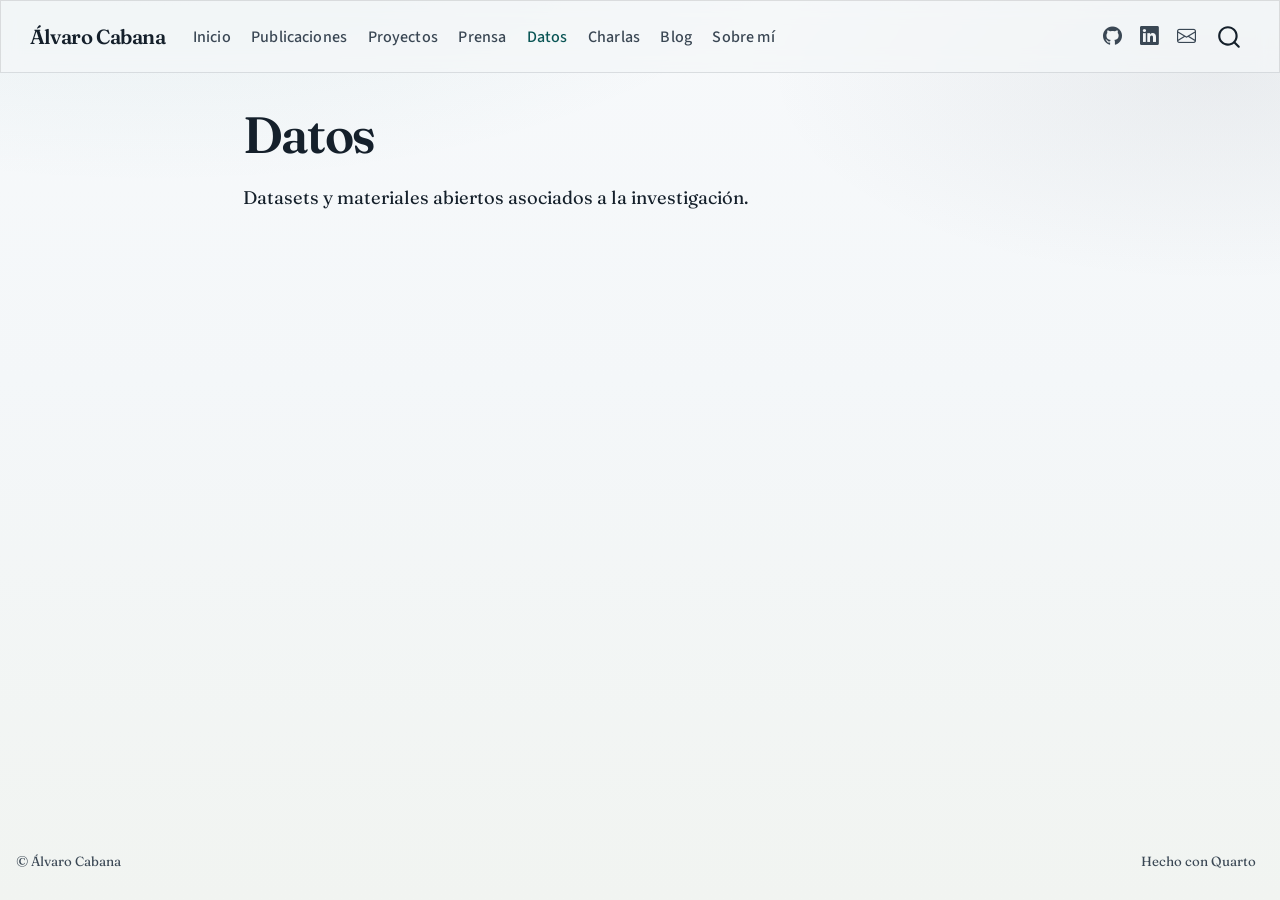
<file: docs/datos.html>
<!DOCTYPE html>
<html xmlns="http://www.w3.org/1999/xhtml" lang="es" xml:lang="es"><head>

<meta charset="utf-8">
<meta name="generator" content="quarto-1.9.38">

<meta name="viewport" content="width=device-width, initial-scale=1.0, user-scalable=yes">


<title>Datos – Álvaro Cabana</title>
<style>
/* Default styles provided by pandoc.
** See https://pandoc.org/MANUAL.html#variables-for-html for config info.
*/
code{white-space: pre-wrap;}
span.smallcaps{font-variant: small-caps;}
div.columns{display: flex; gap: min(4vw, 1.5em);}
div.column{flex: auto; overflow-x: auto;}
div.hanging-indent{margin-left: 1.5em; text-indent: -1.5em;}
ul.task-list{list-style: none;}
ul.task-list li input[type="checkbox"] {
  width: 0.8em;
  margin: 0 0.8em 0.2em -1em; /* quarto-specific, see https://github.com/quarto-dev/quarto-cli/issues/4556 */ 
  vertical-align: middle;
}
</style>


<script src="site_libs/quarto-nav/quarto-nav.js"></script>
<script src="site_libs/quarto-nav/headroom.min.js"></script>
<script src="site_libs/clipboard/clipboard.min.js"></script>
<script src="site_libs/quarto-search/autocomplete.umd.js"></script>
<script src="site_libs/quarto-search/fuse.min.js"></script>
<script src="site_libs/quarto-search/quarto-search.js"></script>
<meta name="quarto:offset" content="./">
<link href="./assets/favicon.svg" rel="icon" type="image/svg+xml">
<script src="site_libs/quarto-html/quarto.js" type="module"></script>
<script src="site_libs/quarto-html/tabsets/tabsets.js" type="module"></script>
<script src="site_libs/quarto-html/popper.min.js"></script>
<script src="site_libs/quarto-html/tippy.umd.min.js"></script>
<script src="site_libs/quarto-html/anchor.min.js"></script>
<link href="site_libs/quarto-html/tippy.css" rel="stylesheet">
<link href="site_libs/quarto-html/quarto-syntax-highlighting-15634bcf2e68342d4ad2dfa704d543f6.css" rel="stylesheet" id="quarto-text-highlighting-styles">
<script src="site_libs/bootstrap/bootstrap.min.js"></script>
<link href="site_libs/bootstrap/bootstrap-icons.css" rel="stylesheet">
<link href="site_libs/bootstrap/bootstrap-a984869448fb007b6d1fd2f09e88206d.min.css" rel="stylesheet" append-hash="true" id="quarto-bootstrap" data-mode="light">
<script id="quarto-search-options" type="application/json">{
  "location": "navbar",
  "copy-button": false,
  "collapse-after": 3,
  "panel-placement": "end",
  "type": "overlay",
  "limit": 50,
  "keyboard-shortcut": [
    "f",
    "/",
    "s"
  ],
  "show-item-context": false,
  "language": {
    "search-no-results-text": "No se han encontrado resultados",
    "search-matching-documents-text": "documentos encontrados",
    "search-copy-link-title": "Copiar el enlace en la búsqueda",
    "search-hide-matches-text": "Ocultar resultados adicionales",
    "search-more-match-text": "resultado adicional en este documento",
    "search-more-matches-text": "resultados adicionales en este documento",
    "search-clear-button-title": "Borrar",
    "search-text-placeholder": "",
    "search-detached-cancel-button-title": "Cancelar",
    "search-submit-button-title": "Enviar",
    "search-label": "Buscar"
  }
}</script>
<style>html{ scroll-behavior: smooth; }</style>
<link rel="preconnect" href="https://fonts.googleapis.com">
<link rel="preconnect" href="https://fonts.gstatic.com" crossorigin="">
<link href="https://fonts.googleapis.com/css2?family=Fraunces:opsz,wght@9..144,500;9..144,600;9..144,700&amp;family=Source+Sans+3:ital,wght@0,400;0,500;0,600;1,400&amp;display=swap" rel="stylesheet">


<link rel="stylesheet" href="custom.css">
</head>

<body class="nav-fixed fullcontent quarto-light">

<div id="quarto-search-results"></div>
  <header id="quarto-header" class="headroom fixed-top">
    <nav class="navbar navbar-expand-lg " data-bs-theme="dark">
      <div class="navbar-container container-fluid">
      <div class="navbar-brand-container mx-auto">
    <a class="navbar-brand" href="./index.html">
    <span class="navbar-title">Álvaro Cabana</span>
    </a>
  </div>
            <div id="quarto-search" class="" title="Buscar"></div>
          <button class="navbar-toggler" type="button" data-bs-toggle="collapse" data-bs-target="#navbarCollapse" aria-controls="navbarCollapse" role="menu" aria-expanded="false" aria-label="Navegación de palanca" onclick="if (window.quartoToggleHeadroom) { window.quartoToggleHeadroom(); }">
  <span class="navbar-toggler-icon"></span>
</button>
          <div class="collapse navbar-collapse" id="navbarCollapse">
            <ul class="navbar-nav navbar-nav-scroll me-auto">
  <li class="nav-item">
    <a class="nav-link" href="./index.html"> 
<span class="menu-text">Inicio</span></a>
  </li>  
  <li class="nav-item">
    <a class="nav-link" href="./publi.html"> 
<span class="menu-text">Publicaciones</span></a>
  </li>  
  <li class="nav-item">
    <a class="nav-link" href="./proyectos.html"> 
<span class="menu-text">Proyectos</span></a>
  </li>  
  <li class="nav-item">
    <a class="nav-link" href="./prensa.html"> 
<span class="menu-text">Prensa</span></a>
  </li>  
  <li class="nav-item">
    <a class="nav-link active" href="./datos.html" aria-current="page"> 
<span class="menu-text">Datos</span></a>
  </li>  
  <li class="nav-item">
    <a class="nav-link" href="./charlas.html"> 
<span class="menu-text">Charlas</span></a>
  </li>  
  <li class="nav-item">
    <a class="nav-link" href="./blog.html"> 
<span class="menu-text">Blog</span></a>
  </li>  
  <li class="nav-item">
    <a class="nav-link" href="./about.html"> 
<span class="menu-text">Sobre mí</span></a>
  </li>  
</ul>
            <ul class="navbar-nav navbar-nav-scroll ms-auto">
  <li class="nav-item compact">
    <a class="nav-link" href="https://github.com/almadana"> <i class="bi bi-github" role="img" aria-label="GitHub">
</i> 
<span class="menu-text"></span></a>
  </li>  
  <li class="nav-item compact">
    <a class="nav-link" href="https://uy.linkedin.com/in/%25C3%25A1lvaro-cabana-76b44934"> <i class="bi bi-linkedin" role="img" aria-label="LinkedIn">
</i> 
<span class="menu-text"></span></a>
  </li>  
  <li class="nav-item compact">
    <a class="nav-link" href="mailto:acabana@psico.edu.uy"> <i class="bi bi-envelope" role="img" aria-label="Email">
</i> 
<span class="menu-text"></span></a>
  </li>  
</ul>
          </div> <!-- /navcollapse -->
            <div class="quarto-navbar-tools">
</div>
      </div> <!-- /container-fluid -->
    </nav>
</header>
<!-- content -->
<div id="quarto-content" class="quarto-container page-columns page-rows-contents page-layout-article page-navbar">
<!-- sidebar -->
<!-- margin-sidebar -->
    
<!-- main -->
<main class="content" id="quarto-document-content">

<header id="title-block-header" class="quarto-title-block default">
<div class="quarto-title">
<h1 class="title">Datos</h1>
</div>



<div class="quarto-title-meta">

    
  
    
  </div>
  


</header>


<p>Datasets y materiales abiertos asociados a la investigación.</p>
<!-- Agregá acá enlaces a datos, repositorios u OSF. -->



</main> <!-- /main -->
<script id="quarto-html-after-body" type="application/javascript">
  window.document.addEventListener("DOMContentLoaded", function (event) {
    const icon = "";
    const anchorJS = new window.AnchorJS();
    anchorJS.options = {
      placement: 'right',
      icon: icon
    };
    anchorJS.add('.anchored');
    const isCodeAnnotation = (el) => {
      for (const clz of el.classList) {
        if (clz.startsWith('code-annotation-')) {                     
          return true;
        }
      }
      return false;
    }
    const onCopySuccess = function(e) {
      // button target
      const button = e.trigger;
      // don't keep focus
      button.blur();
      // flash "checked"
      button.classList.add('code-copy-button-checked');
      var currentTitle = button.getAttribute("title");
      button.setAttribute("title", "Copiado");
      let tooltip;
      if (window.bootstrap) {
        button.setAttribute("data-bs-toggle", "tooltip");
        button.setAttribute("data-bs-placement", "left");
        button.setAttribute("data-bs-title", "Copiado");
        tooltip = new bootstrap.Tooltip(button, 
          { trigger: "manual", 
            customClass: "code-copy-button-tooltip",
            offset: [0, -8]});
        tooltip.show();    
      }
      setTimeout(function() {
        if (tooltip) {
          tooltip.hide();
          button.removeAttribute("data-bs-title");
          button.removeAttribute("data-bs-toggle");
          button.removeAttribute("data-bs-placement");
        }
        button.setAttribute("title", currentTitle);
        button.classList.remove('code-copy-button-checked');
      }, 1000);
      // clear code selection
      e.clearSelection();
    }
    const getTextToCopy = function(trigger) {
      const outerScaffold = trigger.parentElement.cloneNode(true);
      const codeEl = outerScaffold.querySelector('code');
      for (const childEl of codeEl.children) {
        if (isCodeAnnotation(childEl)) {
          childEl.remove();
        }
      }
      return codeEl.innerText;
    }
    const clipboard = new window.ClipboardJS('.code-copy-button:not([data-in-quarto-modal])', {
      text: getTextToCopy
    });
    clipboard.on('success', onCopySuccess);
    if (window.document.getElementById('quarto-embedded-source-code-modal')) {
      const clipboardModal = new window.ClipboardJS('.code-copy-button[data-in-quarto-modal]', {
        text: getTextToCopy,
        container: window.document.getElementById('quarto-embedded-source-code-modal')
      });
      clipboardModal.on('success', onCopySuccess);
    }
      var localhostRegex = new RegExp(/^(?:http|https):\/\/localhost\:?[0-9]*\//);
      var mailtoRegex = new RegExp(/^mailto:/);
        var filterRegex = new RegExp("https:\/\/alvarocabana\.uy");
      var isInternal = (href) => {
          return filterRegex.test(href) || localhostRegex.test(href) || mailtoRegex.test(href);
      }
      // Inspect non-navigation links and adorn them if external
     var links = window.document.querySelectorAll('a[href]:not(.nav-link):not(.navbar-brand):not(.toc-action):not(.sidebar-link):not(.sidebar-item-toggle):not(.pagination-link):not(.no-external):not([aria-hidden]):not(.dropdown-item):not(.quarto-navigation-tool):not(.about-link)');
      for (var i=0; i<links.length; i++) {
        const link = links[i];
        if (!isInternal(link.href)) {
          // undo the damage that might have been done by quarto-nav.js in the case of
          // links that we want to consider external
          if (link.dataset.originalHref !== undefined) {
            link.href = link.dataset.originalHref;
          }
            // target, if specified
            link.setAttribute("target", "_blank");
            if (link.getAttribute("rel") === null) {
              link.setAttribute("rel", "noopener");
            }
        }
      }
    function tippyHover(el, contentFn, onTriggerFn, onUntriggerFn) {
      const config = {
        allowHTML: true,
        maxWidth: 500,
        delay: 100,
        arrow: false,
        appendTo: function(el) {
            return el.parentElement;
        },
        interactive: true,
        interactiveBorder: 10,
        theme: 'quarto',
        placement: 'bottom-start',
      };
      if (contentFn) {
        config.content = contentFn;
      }
      if (onTriggerFn) {
        config.onTrigger = onTriggerFn;
      }
      if (onUntriggerFn) {
        config.onUntrigger = onUntriggerFn;
      }
      window.tippy(el, config); 
    }
    const noterefs = window.document.querySelectorAll('a[role="doc-noteref"]');
    for (var i=0; i<noterefs.length; i++) {
      const ref = noterefs[i];
      tippyHover(ref, function() {
        // use id or data attribute instead here
        let href = ref.getAttribute('data-footnote-href') || ref.getAttribute('href');
        try { href = new URL(href).hash; } catch {}
        const id = href.replace(/^#\/?/, "");
        const note = window.document.getElementById(id);
        if (note) {
          return note.innerHTML;
        } else {
          return "";
        }
      });
    }
    const xrefs = window.document.querySelectorAll('a.quarto-xref');
    const processXRef = (id, note) => {
      // Strip column container classes
      const stripColumnClz = (el) => {
        el.classList.remove("page-full", "page-columns");
        if (el.children) {
          for (const child of el.children) {
            stripColumnClz(child);
          }
        }
      }
      stripColumnClz(note)
      if (id === null || id.startsWith('sec-')) {
        // Special case sections, only their first couple elements
        const container = document.createElement("div");
        if (note.children && note.children.length > 2) {
          container.appendChild(note.children[0].cloneNode(true));
          for (let i = 1; i < note.children.length; i++) {
            const child = note.children[i];
            if (child.tagName === "P" && child.innerText === "") {
              continue;
            } else {
              container.appendChild(child.cloneNode(true));
              break;
            }
          }
          if (window.Quarto?.typesetMath) {
            window.Quarto.typesetMath(container);
          }
          return container.innerHTML
        } else {
          if (window.Quarto?.typesetMath) {
            window.Quarto.typesetMath(note);
          }
          return note.innerHTML;
        }
      } else {
        // Remove any anchor links if they are present
        const anchorLink = note.querySelector('a.anchorjs-link');
        if (anchorLink) {
          anchorLink.remove();
        }
        if (window.Quarto?.typesetMath) {
          window.Quarto.typesetMath(note);
        }
        if (note.classList.contains("callout")) {
          return note.outerHTML;
        } else {
          return note.innerHTML;
        }
      }
    }
    for (var i=0; i<xrefs.length; i++) {
      const xref = xrefs[i];
      tippyHover(xref, undefined, function(instance) {
        instance.disable();
        let url = xref.getAttribute('href');
        let hash = undefined; 
        if (url.startsWith('#')) {
          hash = url;
        } else {
          try { hash = new URL(url).hash; } catch {}
        }
        if (hash) {
          const id = hash.replace(/^#\/?/, "");
          const note = window.document.getElementById(id);
          if (note !== null) {
            try {
              const html = processXRef(id, note.cloneNode(true));
              instance.setContent(html);
            } finally {
              instance.enable();
              instance.show();
            }
          } else {
            // See if we can fetch this
            fetch(url.split('#')[0])
            .then(res => res.text())
            .then(html => {
              const parser = new DOMParser();
              const htmlDoc = parser.parseFromString(html, "text/html");
              const note = htmlDoc.getElementById(id);
              if (note !== null) {
                const html = processXRef(id, note);
                instance.setContent(html);
              } 
            }).finally(() => {
              instance.enable();
              instance.show();
            });
          }
        } else {
          // See if we can fetch a full url (with no hash to target)
          // This is a special case and we should probably do some content thinning / targeting
          fetch(url)
          .then(res => res.text())
          .then(html => {
            const parser = new DOMParser();
            const htmlDoc = parser.parseFromString(html, "text/html");
            const note = htmlDoc.querySelector('main.content');
            if (note !== null) {
              // This should only happen for chapter cross references
              // (since there is no id in the URL)
              // remove the first header
              if (note.children.length > 0 && note.children[0].tagName === "HEADER") {
                note.children[0].remove();
              }
              const html = processXRef(null, note);
              instance.setContent(html);
            } 
          }).finally(() => {
            instance.enable();
            instance.show();
          });
        }
      }, function(instance) {
      });
    }
        let selectedAnnoteEl;
        const selectorForAnnotation = ( cell, annotation) => {
          let cellAttr = 'data-code-cell="' + cell + '"';
          let lineAttr = 'data-code-annotation="' +  annotation + '"';
          const selector = 'span[' + cellAttr + '][' + lineAttr + ']';
          return selector;
        }
        const selectCodeLines = (annoteEl) => {
          const doc = window.document;
          const targetCell = annoteEl.getAttribute("data-target-cell");
          const targetAnnotation = annoteEl.getAttribute("data-target-annotation");
          const annoteSpan = window.document.querySelector(selectorForAnnotation(targetCell, targetAnnotation));
          const lines = annoteSpan.getAttribute("data-code-lines").split(",");
          const lineIds = lines.map((line) => {
            return targetCell + "-" + line;
          })
          let top = null;
          let height = null;
          let parent = null;
          if (lineIds.length > 0) {
              //compute the position of the single el (top and bottom and make a div)
              const el = window.document.getElementById(lineIds[0]);
              top = el.offsetTop;
              height = el.offsetHeight;
              parent = el.parentElement.parentElement;
            if (lineIds.length > 1) {
              const lastEl = window.document.getElementById(lineIds[lineIds.length - 1]);
              const bottom = lastEl.offsetTop + lastEl.offsetHeight;
              height = bottom - top;
            }
            if (top !== null && height !== null && parent !== null) {
              // cook up a div (if necessary) and position it 
              let div = window.document.getElementById("code-annotation-line-highlight");
              if (div === null) {
                div = window.document.createElement("div");
                div.setAttribute("id", "code-annotation-line-highlight");
                div.style.position = 'absolute';
                parent.appendChild(div);
              }
              div.style.top = top - 2 + "px";
              div.style.height = height + 4 + "px";
              div.style.left = 0;
              let gutterDiv = window.document.getElementById("code-annotation-line-highlight-gutter");
              if (gutterDiv === null) {
                gutterDiv = window.document.createElement("div");
                gutterDiv.setAttribute("id", "code-annotation-line-highlight-gutter");
                gutterDiv.style.position = 'absolute';
                const codeCell = window.document.getElementById(targetCell);
                const gutter = codeCell.querySelector('.code-annotation-gutter');
                gutter.appendChild(gutterDiv);
              }
              gutterDiv.style.top = top - 2 + "px";
              gutterDiv.style.height = height + 4 + "px";
            }
            selectedAnnoteEl = annoteEl;
          }
        };
        const unselectCodeLines = () => {
          const elementsIds = ["code-annotation-line-highlight", "code-annotation-line-highlight-gutter"];
          elementsIds.forEach((elId) => {
            const div = window.document.getElementById(elId);
            if (div) {
              div.remove();
            }
          });
          selectedAnnoteEl = undefined;
        };
          // Handle positioning of the toggle
      window.addEventListener(
        "resize",
        throttle(() => {
          elRect = undefined;
          if (selectedAnnoteEl) {
            selectCodeLines(selectedAnnoteEl);
          }
        }, 10)
      );
      function throttle(fn, ms) {
      let throttle = false;
      let timer;
        return (...args) => {
          if(!throttle) { // first call gets through
              fn.apply(this, args);
              throttle = true;
          } else { // all the others get throttled
              if(timer) clearTimeout(timer); // cancel #2
              timer = setTimeout(() => {
                fn.apply(this, args);
                timer = throttle = false;
              }, ms);
          }
        };
      }
        // Attach click handler to the DT
        const annoteDls = window.document.querySelectorAll('dt[data-target-cell]');
        for (const annoteDlNode of annoteDls) {
          annoteDlNode.addEventListener('click', (event) => {
            const clickedEl = event.target;
            if (clickedEl !== selectedAnnoteEl) {
              unselectCodeLines();
              const activeEl = window.document.querySelector('dt[data-target-cell].code-annotation-active');
              if (activeEl) {
                activeEl.classList.remove('code-annotation-active');
              }
              selectCodeLines(clickedEl);
              clickedEl.classList.add('code-annotation-active');
            } else {
              // Unselect the line
              unselectCodeLines();
              clickedEl.classList.remove('code-annotation-active');
            }
          });
        }
    const findCites = (el) => {
      const parentEl = el.parentElement;
      if (parentEl) {
        const cites = parentEl.dataset.cites;
        if (cites) {
          return {
            el,
            cites: cites.split(' ')
          };
        } else {
          return findCites(el.parentElement)
        }
      } else {
        return undefined;
      }
    };
    var bibliorefs = window.document.querySelectorAll('a[role="doc-biblioref"]');
    for (var i=0; i<bibliorefs.length; i++) {
      const ref = bibliorefs[i];
      const citeInfo = findCites(ref);
      if (citeInfo) {
        tippyHover(citeInfo.el, function() {
          var popup = window.document.createElement('div');
          citeInfo.cites.forEach(function(cite) {
            var citeDiv = window.document.createElement('div');
            citeDiv.classList.add('hanging-indent');
            citeDiv.classList.add('csl-entry');
            var biblioDiv = window.document.getElementById('ref-' + cite);
            if (biblioDiv) {
              citeDiv.innerHTML = biblioDiv.innerHTML;
            }
            popup.appendChild(citeDiv);
          });
          return popup.innerHTML;
        });
      }
    }
  });
  </script>
</div> <!-- /content -->
<footer class="footer">
  <div class="nav-footer">
    <div class="nav-footer-left">
<p>© Álvaro Cabana</p>
</div>   
    <div class="nav-footer-center">
      &nbsp;
    </div>
    <div class="nav-footer-right">
      <ul class="footer-items list-unstyled">
    <li class="nav-item">
    <a class="nav-link" href="https://quarto.org">
<p>Hecho con Quarto</p>
</a>
  </li>  
</ul>
    </div>
  </div>
</footer>




<script src="site_libs/quarto-html/zenscroll-min.js"></script>
</body></html>
</file>
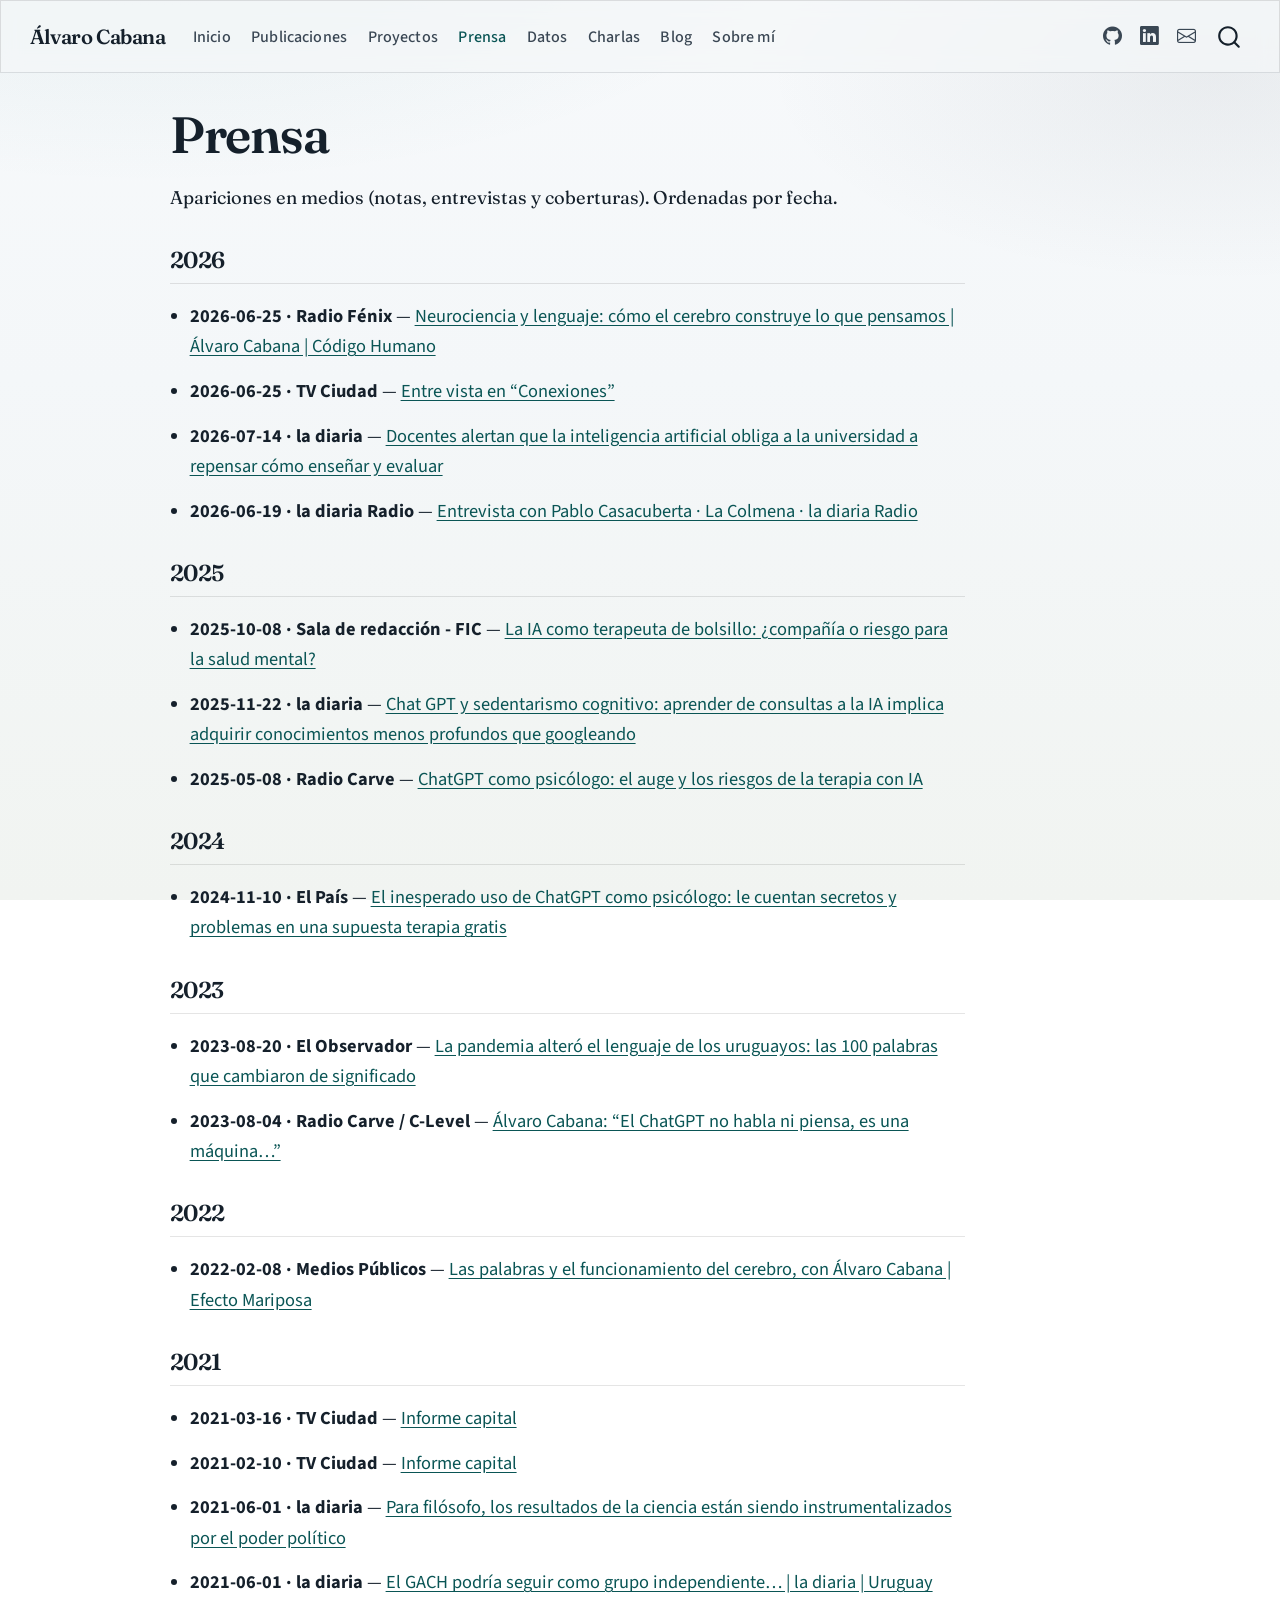
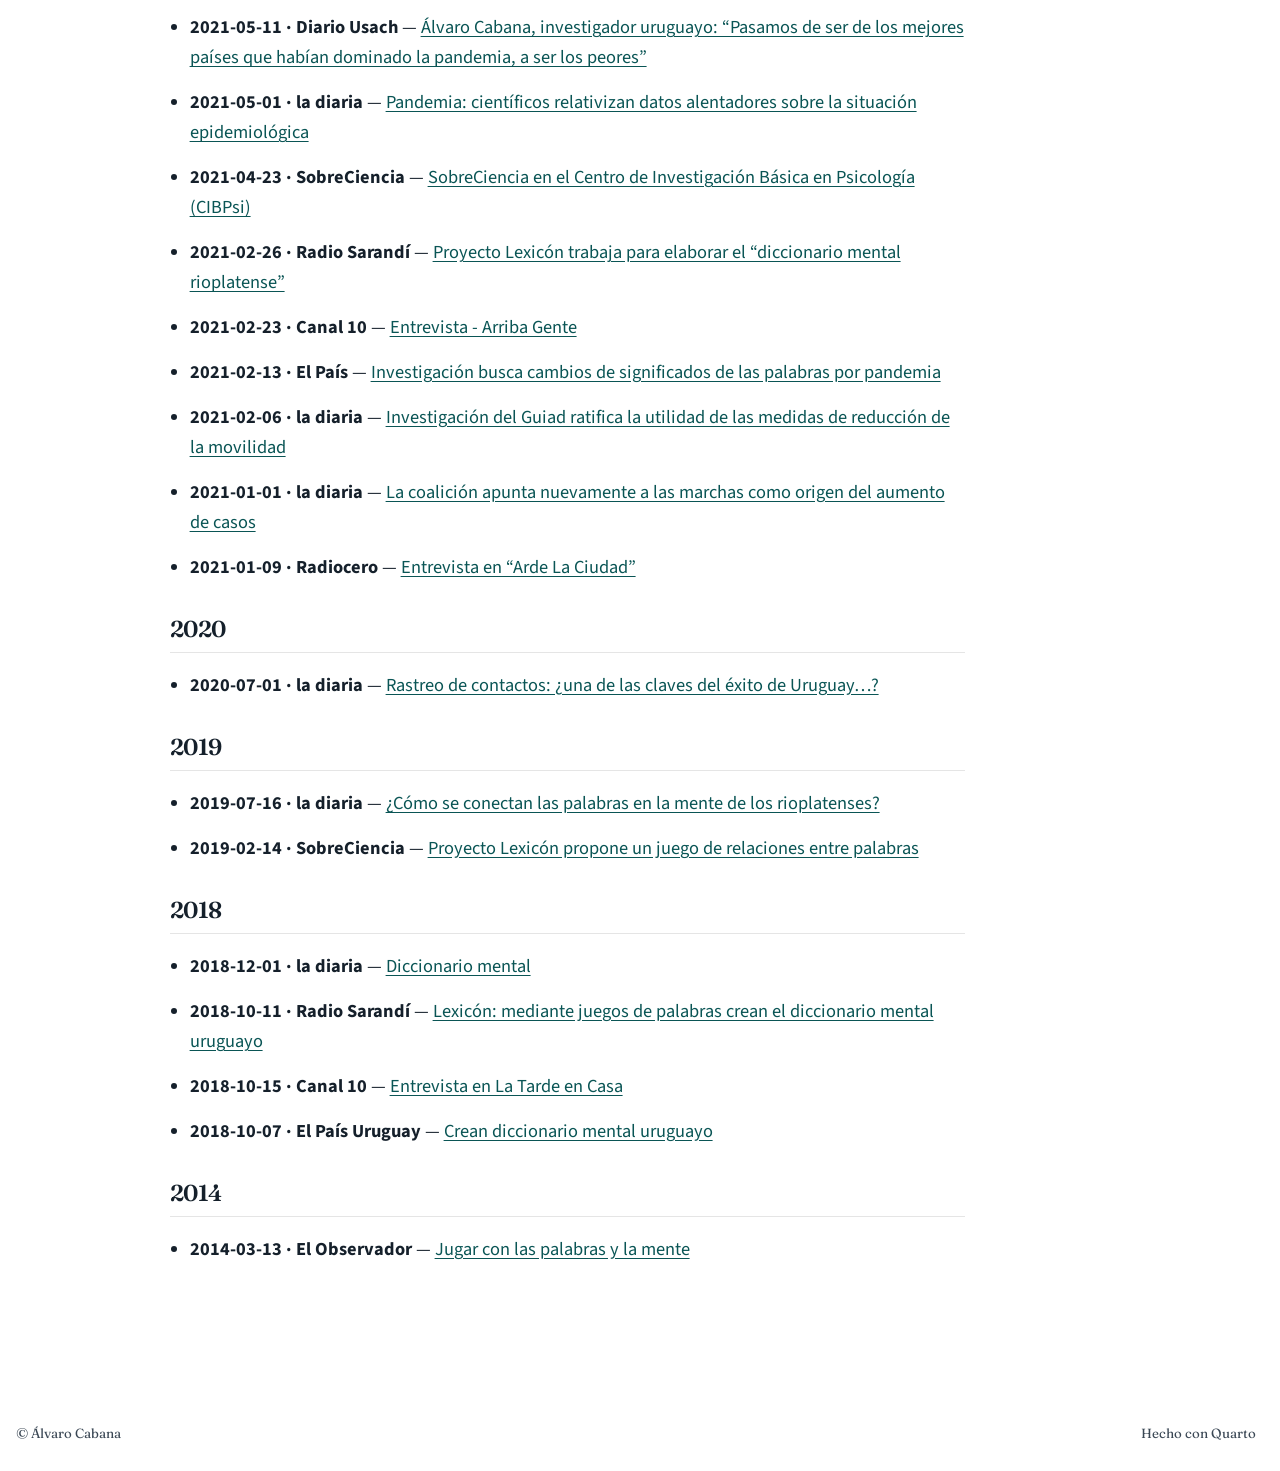
<file: docs/prensa.html>
<!DOCTYPE html>
<html xmlns="http://www.w3.org/1999/xhtml" lang="es" xml:lang="es"><head>

<meta charset="utf-8">
<meta name="generator" content="quarto-1.9.38">

<meta name="viewport" content="width=device-width, initial-scale=1.0, user-scalable=yes">


<title>Prensa – Álvaro Cabana</title>
<style>
/* Default styles provided by pandoc.
** See https://pandoc.org/MANUAL.html#variables-for-html for config info.
*/
code{white-space: pre-wrap;}
span.smallcaps{font-variant: small-caps;}
div.columns{display: flex; gap: min(4vw, 1.5em);}
div.column{flex: auto; overflow-x: auto;}
div.hanging-indent{margin-left: 1.5em; text-indent: -1.5em;}
ul.task-list{list-style: none;}
ul.task-list li input[type="checkbox"] {
  width: 0.8em;
  margin: 0 0.8em 0.2em -1em; /* quarto-specific, see https://github.com/quarto-dev/quarto-cli/issues/4556 */ 
  vertical-align: middle;
}
</style>


<script src="site_libs/quarto-nav/quarto-nav.js"></script>
<script src="site_libs/quarto-nav/headroom.min.js"></script>
<script src="site_libs/clipboard/clipboard.min.js"></script>
<script src="site_libs/quarto-search/autocomplete.umd.js"></script>
<script src="site_libs/quarto-search/fuse.min.js"></script>
<script src="site_libs/quarto-search/quarto-search.js"></script>
<meta name="quarto:offset" content="./">
<link href="./assets/favicon.svg" rel="icon" type="image/svg+xml">
<script src="site_libs/quarto-html/quarto.js" type="module"></script>
<script src="site_libs/quarto-html/tabsets/tabsets.js" type="module"></script>
<script src="site_libs/quarto-html/popper.min.js"></script>
<script src="site_libs/quarto-html/tippy.umd.min.js"></script>
<script src="site_libs/quarto-html/anchor.min.js"></script>
<link href="site_libs/quarto-html/tippy.css" rel="stylesheet">
<link href="site_libs/quarto-html/quarto-syntax-highlighting-15634bcf2e68342d4ad2dfa704d543f6.css" rel="stylesheet" id="quarto-text-highlighting-styles">
<script src="site_libs/bootstrap/bootstrap.min.js"></script>
<link href="site_libs/bootstrap/bootstrap-icons.css" rel="stylesheet">
<link href="site_libs/bootstrap/bootstrap-a984869448fb007b6d1fd2f09e88206d.min.css" rel="stylesheet" append-hash="true" id="quarto-bootstrap" data-mode="light">
<script id="quarto-search-options" type="application/json">{
  "location": "navbar",
  "copy-button": false,
  "collapse-after": 3,
  "panel-placement": "end",
  "type": "overlay",
  "limit": 50,
  "keyboard-shortcut": [
    "f",
    "/",
    "s"
  ],
  "show-item-context": false,
  "language": {
    "search-no-results-text": "No se han encontrado resultados",
    "search-matching-documents-text": "documentos encontrados",
    "search-copy-link-title": "Copiar el enlace en la búsqueda",
    "search-hide-matches-text": "Ocultar resultados adicionales",
    "search-more-match-text": "resultado adicional en este documento",
    "search-more-matches-text": "resultados adicionales en este documento",
    "search-clear-button-title": "Borrar",
    "search-text-placeholder": "",
    "search-detached-cancel-button-title": "Cancelar",
    "search-submit-button-title": "Enviar",
    "search-label": "Buscar"
  }
}</script>
<style>html{ scroll-behavior: smooth; }</style>
<link rel="preconnect" href="https://fonts.googleapis.com">
<link rel="preconnect" href="https://fonts.gstatic.com" crossorigin="">
<link href="https://fonts.googleapis.com/css2?family=Fraunces:opsz,wght@9..144,500;9..144,600;9..144,700&amp;family=Source+Sans+3:ital,wght@0,400;0,500;0,600;1,400&amp;display=swap" rel="stylesheet">


<link rel="stylesheet" href="custom.css">
</head>

<body class="nav-fixed quarto-light">

<div id="quarto-search-results"></div>
  <header id="quarto-header" class="headroom fixed-top">
    <nav class="navbar navbar-expand-lg " data-bs-theme="dark">
      <div class="navbar-container container-fluid">
      <div class="navbar-brand-container mx-auto">
    <a class="navbar-brand" href="./index.html">
    <span class="navbar-title">Álvaro Cabana</span>
    </a>
  </div>
            <div id="quarto-search" class="" title="Buscar"></div>
          <button class="navbar-toggler" type="button" data-bs-toggle="collapse" data-bs-target="#navbarCollapse" aria-controls="navbarCollapse" role="menu" aria-expanded="false" aria-label="Navegación de palanca" onclick="if (window.quartoToggleHeadroom) { window.quartoToggleHeadroom(); }">
  <span class="navbar-toggler-icon"></span>
</button>
          <div class="collapse navbar-collapse" id="navbarCollapse">
            <ul class="navbar-nav navbar-nav-scroll me-auto">
  <li class="nav-item">
    <a class="nav-link" href="./index.html"> 
<span class="menu-text">Inicio</span></a>
  </li>  
  <li class="nav-item">
    <a class="nav-link" href="./publi.html"> 
<span class="menu-text">Publicaciones</span></a>
  </li>  
  <li class="nav-item">
    <a class="nav-link" href="./proyectos.html"> 
<span class="menu-text">Proyectos</span></a>
  </li>  
  <li class="nav-item">
    <a class="nav-link active" href="./prensa.html" aria-current="page"> 
<span class="menu-text">Prensa</span></a>
  </li>  
  <li class="nav-item">
    <a class="nav-link" href="./datos.html"> 
<span class="menu-text">Datos</span></a>
  </li>  
  <li class="nav-item">
    <a class="nav-link" href="./charlas.html"> 
<span class="menu-text">Charlas</span></a>
  </li>  
  <li class="nav-item">
    <a class="nav-link" href="./blog.html"> 
<span class="menu-text">Blog</span></a>
  </li>  
  <li class="nav-item">
    <a class="nav-link" href="./about.html"> 
<span class="menu-text">Sobre mí</span></a>
  </li>  
</ul>
            <ul class="navbar-nav navbar-nav-scroll ms-auto">
  <li class="nav-item compact">
    <a class="nav-link" href="https://github.com/almadana"> <i class="bi bi-github" role="img" aria-label="GitHub">
</i> 
<span class="menu-text"></span></a>
  </li>  
  <li class="nav-item compact">
    <a class="nav-link" href="https://uy.linkedin.com/in/%25C3%25A1lvaro-cabana-76b44934"> <i class="bi bi-linkedin" role="img" aria-label="LinkedIn">
</i> 
<span class="menu-text"></span></a>
  </li>  
  <li class="nav-item compact">
    <a class="nav-link" href="mailto:acabana@psico.edu.uy"> <i class="bi bi-envelope" role="img" aria-label="Email">
</i> 
<span class="menu-text"></span></a>
  </li>  
</ul>
          </div> <!-- /navcollapse -->
            <div class="quarto-navbar-tools">
</div>
      </div> <!-- /container-fluid -->
    </nav>
</header>
<!-- content -->
<div id="quarto-content" class="quarto-container page-columns page-rows-contents page-layout-article page-navbar">
<!-- sidebar -->
<!-- margin-sidebar -->
    <div id="quarto-margin-sidebar" class="sidebar margin-sidebar zindex-bottom">
        
    </div>
<!-- main -->
<main class="content" id="quarto-document-content">

<header id="title-block-header" class="quarto-title-block default">
<div class="quarto-title">
<h1 class="title">Prensa</h1>
</div>



<div class="quarto-title-meta">

    
  
    
  </div>
  


</header>


<p>Apariciones en medios (notas, entrevistas y coberturas). Ordenadas por fecha.</p>
<div class="pub-list">
<!-- Generado por scripts/search_prensa.py render — no editar a mano -->
<!-- Ítems de lista SIN línea en blanco entre sí (si no, pandoc mete <p> y cambia el estilo). -->
<section id="section" class="level2">
<h2 class="anchored" data-anchor-id="section">2026</h2>
<ul>
<li><strong>2026-06-25 · Radio Fénix</strong> — <a href="https://www.youtube.com/watch?v=2vxuGQh_8eo">Neurociencia y lenguaje: cómo el cerebro construye lo que pensamos | Álvaro Cabana | Código Humano</a></li>
<li><strong>2026-06-25 · TV Ciudad</strong> — <a href="https://youtu.be/EP11o4MXxuY?si=h6LKwYVKgX1Guk4p">Entre vista en “Conexiones”</a></li>
<li><strong>2026-07-14 · la diaria</strong> — <a href="https://ladiaria.com.uy/futuro/articulo/2026/7/docentes-alertan-que-la-inteligencia-artificial-obliga-a-la-universidad-a-repensar-como-ensenar-y-evaluar/">Docentes alertan que la inteligencia artificial obliga a la universidad a repensar cómo enseñar y evaluar</a></li>
<li><strong>2026-06-19 · la diaria Radio</strong> — <a href="https://radio.ladiaria.com.uy/la-colmena/497">Entrevista con Pablo Casacuberta · La Colmena · la diaria Radio</a></li>
</ul>
</section>
<section id="section-1" class="level2">
<h2 class="anchored" data-anchor-id="section-1">2025</h2>
<ul>
<li><strong>2025-10-08 · Sala de redacción - FIC</strong> — <a href="https://sdr.fic.edu.uy/la-ia-como-terapeuta-de-bolsillo-compania-o-riesgo-para-la-salud-mental/">La IA como terapeuta de bolsillo: ¿compañía o riesgo para la salud mental?</a></li>
<li><strong>2025-11-22 · la diaria</strong> — <a href="https://ladiaria.com.uy/ciencia/articulo/2025/11/chat-gpt-y-sedentarismo-cognitivo-aprender-de-consultas-a-la-ia-implica-adquirir-conocimientos-menos-profundos-que-googleando/">Chat GPT y sedentarismo cognitivo: aprender de consultas a la IA implica adquirir conocimientos menos profundos que googleando</a></li>
<li><strong>2025-05-08 · Radio Carve</strong> — <a href="https://radiocarve.uy/chatgpt-como-psicologo-el-auge-y-los-riesgos-de-la-terapia-con-ia/">ChatGPT como psicólogo: el auge y los riesgos de la terapia con IA</a></li>
</ul>
</section>
<section id="section-2" class="level2">
<h2 class="anchored" data-anchor-id="section-2">2024</h2>
<ul>
<li><strong>2024-11-10 · El País </strong> — <a href="https://www.elpais.com.uy/que-pasa/cada-vez-mas-gente-usa-chatgpt-como-psicologo-gratuito-los-peligros-de-la-terapia-con-inteligencia-artificial">El inesperado uso de ChatGPT como psicólogo: le cuentan secretos y problemas en una supuesta terapia gratis</a></li>
</ul>
</section>
<section id="section-3" class="level2">
<h2 class="anchored" data-anchor-id="section-3">2023</h2>
<ul>
<li><strong>2023-08-20 · El Observador</strong> — <a href="https://www.elobservador.com.uy/nota/la-pandemia-altero-el-lenguaje-de-los-uruguayos-las-100-palabras-que-cambiaron-de-significado-202381813450">La pandemia alteró el lenguaje de los uruguayos: las 100 palabras que cambiaron de significado</a></li>
<li><strong>2023-08-04 · Radio Carve / C-Level</strong> — <a href="https://clevel.com.uy/alvaro-cabana-el-chatgpt-no-habla-ni-piensa-es-una-maquina-que-lo-que-hace-es-predecir-las-palabras/">Álvaro Cabana: “El ChatGPT no habla ni piensa, es una máquina…”</a></li>
</ul>
</section>
<section id="section-4" class="level2">
<h2 class="anchored" data-anchor-id="section-4">2022</h2>
<ul>
<li><strong>2022-02-08 · Medios Públicos</strong> — <a href="https://mediospublicos.uy/las-palabras-y-el-funcionamiento-del-cerebro-con-alvaro-cabana/">Las palabras y el funcionamiento del cerebro, con Álvaro Cabana | Efecto Mariposa</a></li>
</ul>
</section>
<section id="section-5" class="level2">
<h2 class="anchored" data-anchor-id="section-5">2021</h2>
<ul>
<li><strong>2021-03-16 · TV Ciudad</strong> — <a href="https://x.com/InfoCapitalTV/status/1371940556746657792?s=20">Informe capital</a></li>
<li><strong>2021-02-10 · TV Ciudad</strong> — <a href="https://www.youtube.com/watch?v=_MIZTFNH2Ig">Informe capital</a></li>
<li><strong>2021-06-01 · la diaria</strong> — <a href="https://ladiaria.com.uy/politica/articulo/2021/6/para-filosofo-los-resultados-de-la-ciencia-estan-siendo-instrumentalizados-por-el-poder-politico/">Para filósofo, los resultados de la ciencia están siendo instrumentalizados por el poder político</a></li>
<li><strong>2021-06-01 · la diaria</strong> — <a href="https://ladiaria.com.uy/coronavirus/articulo/2021/6/el-gach-podria-seguir-como-grupo-independiente-uno-de-sus-integrantes-dijo-que-el-gobierno-embarro-un-poco-la-cancha/">El GACH podría seguir como grupo independiente… | la diaria | Uruguay</a></li>
<li><strong>2021-05-11 · Diario Usach</strong> — <a href="https://www.diariousach.cl/actualidad/nacional/alvaro-cabana-investigador-uruguayo-pasamos-de-ser-de-los-mejores">Álvaro Cabana, investigador uruguayo: “Pasamos de ser de los mejores países que habían dominado la pandemia, a ser los peores”</a></li>
<li><strong>2021-05-01 · la diaria</strong> — <a href="https://ladiaria.com.uy/coronavirus/articulo/2021/5/pandemia-cientificos-relativizan-datos-alentadores-sobre-la-situacion-epidemiologica/">Pandemia: científicos relativizan datos alentadores sobre la situación epidemiológica</a></li>
<li><strong>2021-04-23 · SobreCiencia</strong> — <a href="https://sobreciencia.uy/sobreciencia-en-el-centro-de-investigacion-basica-en-psicologia-cibpsi/">SobreCiencia en el Centro de Investigación Básica en Psicología (CIBPsi)</a></li>
<li><strong>2021-02-26 · Radio Sarandí</strong> — <a href="https://www.sarandi690.com.uy/2021/02/26/proyecto-lexicon-trabaja-para-elaborar-el-diccionario-mental-rioplatense/">Proyecto Lexicón trabaja para elaborar el “diccionario mental rioplatense”</a></li>
<li><strong>2021-02-23 · Canal 10</strong> — <a href="https://www.youtube.com/watch?v=IhJAG6KwjVQ">Entrevista - Arriba Gente</a></li>
<li><strong>2021-02-13 · El País</strong> — <a href="https://www.elpais.com.uy/vida-actual/investigacion-busca-cambios-de-significados-de-las-palabras-por-pandemia">Investigación busca cambios de significados de las palabras por pandemia</a></li>
<li><strong>2021-02-06 · la diaria</strong> — <a href="https://ladiaria.com.uy/politica/articulo/2021/2/investigacion-del-guiad-ratifica-la-utilidad-de-las-medidas-de-reduccion-de-la-movilidad-para-frenar-la-covid-19/">Investigación del Guiad ratifica la utilidad de las medidas de reducción de la movilidad</a></li>
<li><strong>2021-01-01 · la diaria</strong> — <a href="https://ladiaria.com.uy/politica/articulo/2021/1/la-coalicion-apunta-nuevamente-a-las-marchas-como-origen-del-aumento-de-casos-de-covid-19/">La coalición apunta nuevamente a las marchas como origen del aumento de casos</a></li>
<li><strong>2021-01-09 · Radiocero</strong> — <a href="https://open.spotify.com/episode/0tvvHofKZF0CBMl4tCbOvQ?si=C0FhDw7QRRCnRocI1ujrDw&amp;nd=1">Entrevista en “Arde La Ciudad”</a></li>
</ul>
</section>
<section id="section-6" class="level2">
<h2 class="anchored" data-anchor-id="section-6">2020</h2>
<ul>
<li><strong>2020-07-01 · la diaria</strong> — <a href="https://ladiaria.com.uy/ciencia/articulo/2020/7/rastreo-de-contactos-una-de-las-claves-del-exito-de-uruguay-en-detener-al-coronavirus-es-tambien-nuestro-talon-de-aquiles/">Rastreo de contactos: ¿una de las claves del éxito de Uruguay…?</a></li>
</ul>
</section>
<section id="section-7" class="level2">
<h2 class="anchored" data-anchor-id="section-7">2019</h2>
<ul>
<li><strong>2019-07-16 · la diaria</strong> — <a href="https://ladiaria.com.uy/ciencia/articulo/2019/7/como-se-conectan-las-palabras-en-la-mente-de-los-rioplatenses/">¿Cómo se conectan las palabras en la mente de los rioplatenses?</a></li>
<li><strong>2019-02-14 · SobreCiencia</strong> — <a href="https://sobreciencia.uy/proyecto-lexicon-propone-un-juego-de-relaciones-entre-palabras/">Proyecto Lexicón propone un juego de relaciones entre palabras</a></li>
</ul>
</section>
<section id="section-8" class="level2">
<h2 class="anchored" data-anchor-id="section-8">2018</h2>
<ul>
<li><strong>2018-12-01 · la diaria</strong> — <a href="https://ladiaria.com.uy/cotidiana/articulo/2018/12/diccionario-mental/">Diccionario mental</a></li>
<li><strong>2018-10-11 · Radio Sarandí</strong> — <a href="https://www.sarandi690.com.uy/2018/10/11/22301-diccionario-mental-lexicon/">Lexicón: mediante juegos de palabras crean el diccionario mental uruguayo</a></li>
<li><strong>2018-10-15 · Canal 10</strong> — <a href="https://youtu.be/Z3WnsxR3vDw?t=500">Entrevista en La Tarde en Casa</a></li>
<li><strong>2018-10-07 · El País Uruguay</strong> — <a href="https://www.elpais.com.uy/vida-actual/crean-diccionario-mental-uruguayo">Crean diccionario mental uruguayo</a></li>
</ul>
</section>
<section id="section-9" class="level2">
<h2 class="anchored" data-anchor-id="section-9">2014</h2>
<ul>
<li><strong>2014-03-13 · El Observador</strong> — <a href="https://www.elobservador.com.uy/nota/jugar-con-las-palabras-y-la-mente-20143131780">Jugar con las palabras y la mente</a></li>
</ul>
</section>
</div>



</main> <!-- /main -->
<script id="quarto-html-after-body" type="application/javascript">
  window.document.addEventListener("DOMContentLoaded", function (event) {
    const icon = "";
    const anchorJS = new window.AnchorJS();
    anchorJS.options = {
      placement: 'right',
      icon: icon
    };
    anchorJS.add('.anchored');
    const isCodeAnnotation = (el) => {
      for (const clz of el.classList) {
        if (clz.startsWith('code-annotation-')) {                     
          return true;
        }
      }
      return false;
    }
    const onCopySuccess = function(e) {
      // button target
      const button = e.trigger;
      // don't keep focus
      button.blur();
      // flash "checked"
      button.classList.add('code-copy-button-checked');
      var currentTitle = button.getAttribute("title");
      button.setAttribute("title", "Copiado");
      let tooltip;
      if (window.bootstrap) {
        button.setAttribute("data-bs-toggle", "tooltip");
        button.setAttribute("data-bs-placement", "left");
        button.setAttribute("data-bs-title", "Copiado");
        tooltip = new bootstrap.Tooltip(button, 
          { trigger: "manual", 
            customClass: "code-copy-button-tooltip",
            offset: [0, -8]});
        tooltip.show();    
      }
      setTimeout(function() {
        if (tooltip) {
          tooltip.hide();
          button.removeAttribute("data-bs-title");
          button.removeAttribute("data-bs-toggle");
          button.removeAttribute("data-bs-placement");
        }
        button.setAttribute("title", currentTitle);
        button.classList.remove('code-copy-button-checked');
      }, 1000);
      // clear code selection
      e.clearSelection();
    }
    const getTextToCopy = function(trigger) {
      const outerScaffold = trigger.parentElement.cloneNode(true);
      const codeEl = outerScaffold.querySelector('code');
      for (const childEl of codeEl.children) {
        if (isCodeAnnotation(childEl)) {
          childEl.remove();
        }
      }
      return codeEl.innerText;
    }
    const clipboard = new window.ClipboardJS('.code-copy-button:not([data-in-quarto-modal])', {
      text: getTextToCopy
    });
    clipboard.on('success', onCopySuccess);
    if (window.document.getElementById('quarto-embedded-source-code-modal')) {
      const clipboardModal = new window.ClipboardJS('.code-copy-button[data-in-quarto-modal]', {
        text: getTextToCopy,
        container: window.document.getElementById('quarto-embedded-source-code-modal')
      });
      clipboardModal.on('success', onCopySuccess);
    }
      var localhostRegex = new RegExp(/^(?:http|https):\/\/localhost\:?[0-9]*\//);
      var mailtoRegex = new RegExp(/^mailto:/);
        var filterRegex = new RegExp("https:\/\/alvarocabana\.uy");
      var isInternal = (href) => {
          return filterRegex.test(href) || localhostRegex.test(href) || mailtoRegex.test(href);
      }
      // Inspect non-navigation links and adorn them if external
     var links = window.document.querySelectorAll('a[href]:not(.nav-link):not(.navbar-brand):not(.toc-action):not(.sidebar-link):not(.sidebar-item-toggle):not(.pagination-link):not(.no-external):not([aria-hidden]):not(.dropdown-item):not(.quarto-navigation-tool):not(.about-link)');
      for (var i=0; i<links.length; i++) {
        const link = links[i];
        if (!isInternal(link.href)) {
          // undo the damage that might have been done by quarto-nav.js in the case of
          // links that we want to consider external
          if (link.dataset.originalHref !== undefined) {
            link.href = link.dataset.originalHref;
          }
            // target, if specified
            link.setAttribute("target", "_blank");
            if (link.getAttribute("rel") === null) {
              link.setAttribute("rel", "noopener");
            }
        }
      }
    function tippyHover(el, contentFn, onTriggerFn, onUntriggerFn) {
      const config = {
        allowHTML: true,
        maxWidth: 500,
        delay: 100,
        arrow: false,
        appendTo: function(el) {
            return el.parentElement;
        },
        interactive: true,
        interactiveBorder: 10,
        theme: 'quarto',
        placement: 'bottom-start',
      };
      if (contentFn) {
        config.content = contentFn;
      }
      if (onTriggerFn) {
        config.onTrigger = onTriggerFn;
      }
      if (onUntriggerFn) {
        config.onUntrigger = onUntriggerFn;
      }
      window.tippy(el, config); 
    }
    const noterefs = window.document.querySelectorAll('a[role="doc-noteref"]');
    for (var i=0; i<noterefs.length; i++) {
      const ref = noterefs[i];
      tippyHover(ref, function() {
        // use id or data attribute instead here
        let href = ref.getAttribute('data-footnote-href') || ref.getAttribute('href');
        try { href = new URL(href).hash; } catch {}
        const id = href.replace(/^#\/?/, "");
        const note = window.document.getElementById(id);
        if (note) {
          return note.innerHTML;
        } else {
          return "";
        }
      });
    }
    const xrefs = window.document.querySelectorAll('a.quarto-xref');
    const processXRef = (id, note) => {
      // Strip column container classes
      const stripColumnClz = (el) => {
        el.classList.remove("page-full", "page-columns");
        if (el.children) {
          for (const child of el.children) {
            stripColumnClz(child);
          }
        }
      }
      stripColumnClz(note)
      if (id === null || id.startsWith('sec-')) {
        // Special case sections, only their first couple elements
        const container = document.createElement("div");
        if (note.children && note.children.length > 2) {
          container.appendChild(note.children[0].cloneNode(true));
          for (let i = 1; i < note.children.length; i++) {
            const child = note.children[i];
            if (child.tagName === "P" && child.innerText === "") {
              continue;
            } else {
              container.appendChild(child.cloneNode(true));
              break;
            }
          }
          if (window.Quarto?.typesetMath) {
            window.Quarto.typesetMath(container);
          }
          return container.innerHTML
        } else {
          if (window.Quarto?.typesetMath) {
            window.Quarto.typesetMath(note);
          }
          return note.innerHTML;
        }
      } else {
        // Remove any anchor links if they are present
        const anchorLink = note.querySelector('a.anchorjs-link');
        if (anchorLink) {
          anchorLink.remove();
        }
        if (window.Quarto?.typesetMath) {
          window.Quarto.typesetMath(note);
        }
        if (note.classList.contains("callout")) {
          return note.outerHTML;
        } else {
          return note.innerHTML;
        }
      }
    }
    for (var i=0; i<xrefs.length; i++) {
      const xref = xrefs[i];
      tippyHover(xref, undefined, function(instance) {
        instance.disable();
        let url = xref.getAttribute('href');
        let hash = undefined; 
        if (url.startsWith('#')) {
          hash = url;
        } else {
          try { hash = new URL(url).hash; } catch {}
        }
        if (hash) {
          const id = hash.replace(/^#\/?/, "");
          const note = window.document.getElementById(id);
          if (note !== null) {
            try {
              const html = processXRef(id, note.cloneNode(true));
              instance.setContent(html);
            } finally {
              instance.enable();
              instance.show();
            }
          } else {
            // See if we can fetch this
            fetch(url.split('#')[0])
            .then(res => res.text())
            .then(html => {
              const parser = new DOMParser();
              const htmlDoc = parser.parseFromString(html, "text/html");
              const note = htmlDoc.getElementById(id);
              if (note !== null) {
                const html = processXRef(id, note);
                instance.setContent(html);
              } 
            }).finally(() => {
              instance.enable();
              instance.show();
            });
          }
        } else {
          // See if we can fetch a full url (with no hash to target)
          // This is a special case and we should probably do some content thinning / targeting
          fetch(url)
          .then(res => res.text())
          .then(html => {
            const parser = new DOMParser();
            const htmlDoc = parser.parseFromString(html, "text/html");
            const note = htmlDoc.querySelector('main.content');
            if (note !== null) {
              // This should only happen for chapter cross references
              // (since there is no id in the URL)
              // remove the first header
              if (note.children.length > 0 && note.children[0].tagName === "HEADER") {
                note.children[0].remove();
              }
              const html = processXRef(null, note);
              instance.setContent(html);
            } 
          }).finally(() => {
            instance.enable();
            instance.show();
          });
        }
      }, function(instance) {
      });
    }
        let selectedAnnoteEl;
        const selectorForAnnotation = ( cell, annotation) => {
          let cellAttr = 'data-code-cell="' + cell + '"';
          let lineAttr = 'data-code-annotation="' +  annotation + '"';
          const selector = 'span[' + cellAttr + '][' + lineAttr + ']';
          return selector;
        }
        const selectCodeLines = (annoteEl) => {
          const doc = window.document;
          const targetCell = annoteEl.getAttribute("data-target-cell");
          const targetAnnotation = annoteEl.getAttribute("data-target-annotation");
          const annoteSpan = window.document.querySelector(selectorForAnnotation(targetCell, targetAnnotation));
          const lines = annoteSpan.getAttribute("data-code-lines").split(",");
          const lineIds = lines.map((line) => {
            return targetCell + "-" + line;
          })
          let top = null;
          let height = null;
          let parent = null;
          if (lineIds.length > 0) {
              //compute the position of the single el (top and bottom and make a div)
              const el = window.document.getElementById(lineIds[0]);
              top = el.offsetTop;
              height = el.offsetHeight;
              parent = el.parentElement.parentElement;
            if (lineIds.length > 1) {
              const lastEl = window.document.getElementById(lineIds[lineIds.length - 1]);
              const bottom = lastEl.offsetTop + lastEl.offsetHeight;
              height = bottom - top;
            }
            if (top !== null && height !== null && parent !== null) {
              // cook up a div (if necessary) and position it 
              let div = window.document.getElementById("code-annotation-line-highlight");
              if (div === null) {
                div = window.document.createElement("div");
                div.setAttribute("id", "code-annotation-line-highlight");
                div.style.position = 'absolute';
                parent.appendChild(div);
              }
              div.style.top = top - 2 + "px";
              div.style.height = height + 4 + "px";
              div.style.left = 0;
              let gutterDiv = window.document.getElementById("code-annotation-line-highlight-gutter");
              if (gutterDiv === null) {
                gutterDiv = window.document.createElement("div");
                gutterDiv.setAttribute("id", "code-annotation-line-highlight-gutter");
                gutterDiv.style.position = 'absolute';
                const codeCell = window.document.getElementById(targetCell);
                const gutter = codeCell.querySelector('.code-annotation-gutter');
                gutter.appendChild(gutterDiv);
              }
              gutterDiv.style.top = top - 2 + "px";
              gutterDiv.style.height = height + 4 + "px";
            }
            selectedAnnoteEl = annoteEl;
          }
        };
        const unselectCodeLines = () => {
          const elementsIds = ["code-annotation-line-highlight", "code-annotation-line-highlight-gutter"];
          elementsIds.forEach((elId) => {
            const div = window.document.getElementById(elId);
            if (div) {
              div.remove();
            }
          });
          selectedAnnoteEl = undefined;
        };
          // Handle positioning of the toggle
      window.addEventListener(
        "resize",
        throttle(() => {
          elRect = undefined;
          if (selectedAnnoteEl) {
            selectCodeLines(selectedAnnoteEl);
          }
        }, 10)
      );
      function throttle(fn, ms) {
      let throttle = false;
      let timer;
        return (...args) => {
          if(!throttle) { // first call gets through
              fn.apply(this, args);
              throttle = true;
          } else { // all the others get throttled
              if(timer) clearTimeout(timer); // cancel #2
              timer = setTimeout(() => {
                fn.apply(this, args);
                timer = throttle = false;
              }, ms);
          }
        };
      }
        // Attach click handler to the DT
        const annoteDls = window.document.querySelectorAll('dt[data-target-cell]');
        for (const annoteDlNode of annoteDls) {
          annoteDlNode.addEventListener('click', (event) => {
            const clickedEl = event.target;
            if (clickedEl !== selectedAnnoteEl) {
              unselectCodeLines();
              const activeEl = window.document.querySelector('dt[data-target-cell].code-annotation-active');
              if (activeEl) {
                activeEl.classList.remove('code-annotation-active');
              }
              selectCodeLines(clickedEl);
              clickedEl.classList.add('code-annotation-active');
            } else {
              // Unselect the line
              unselectCodeLines();
              clickedEl.classList.remove('code-annotation-active');
            }
          });
        }
    const findCites = (el) => {
      const parentEl = el.parentElement;
      if (parentEl) {
        const cites = parentEl.dataset.cites;
        if (cites) {
          return {
            el,
            cites: cites.split(' ')
          };
        } else {
          return findCites(el.parentElement)
        }
      } else {
        return undefined;
      }
    };
    var bibliorefs = window.document.querySelectorAll('a[role="doc-biblioref"]');
    for (var i=0; i<bibliorefs.length; i++) {
      const ref = bibliorefs[i];
      const citeInfo = findCites(ref);
      if (citeInfo) {
        tippyHover(citeInfo.el, function() {
          var popup = window.document.createElement('div');
          citeInfo.cites.forEach(function(cite) {
            var citeDiv = window.document.createElement('div');
            citeDiv.classList.add('hanging-indent');
            citeDiv.classList.add('csl-entry');
            var biblioDiv = window.document.getElementById('ref-' + cite);
            if (biblioDiv) {
              citeDiv.innerHTML = biblioDiv.innerHTML;
            }
            popup.appendChild(citeDiv);
          });
          return popup.innerHTML;
        });
      }
    }
  });
  </script>
</div> <!-- /content -->
<footer class="footer">
  <div class="nav-footer">
    <div class="nav-footer-left">
<p>© Álvaro Cabana</p>
</div>   
    <div class="nav-footer-center">
      &nbsp;
    </div>
    <div class="nav-footer-right">
      <ul class="footer-items list-unstyled">
    <li class="nav-item">
    <a class="nav-link" href="https://quarto.org">
<p>Hecho con Quarto</p>
</a>
  </li>  
</ul>
    </div>
  </div>
</footer>




<script src="site_libs/quarto-html/zenscroll-min.js"></script>
</body></html>
</file>
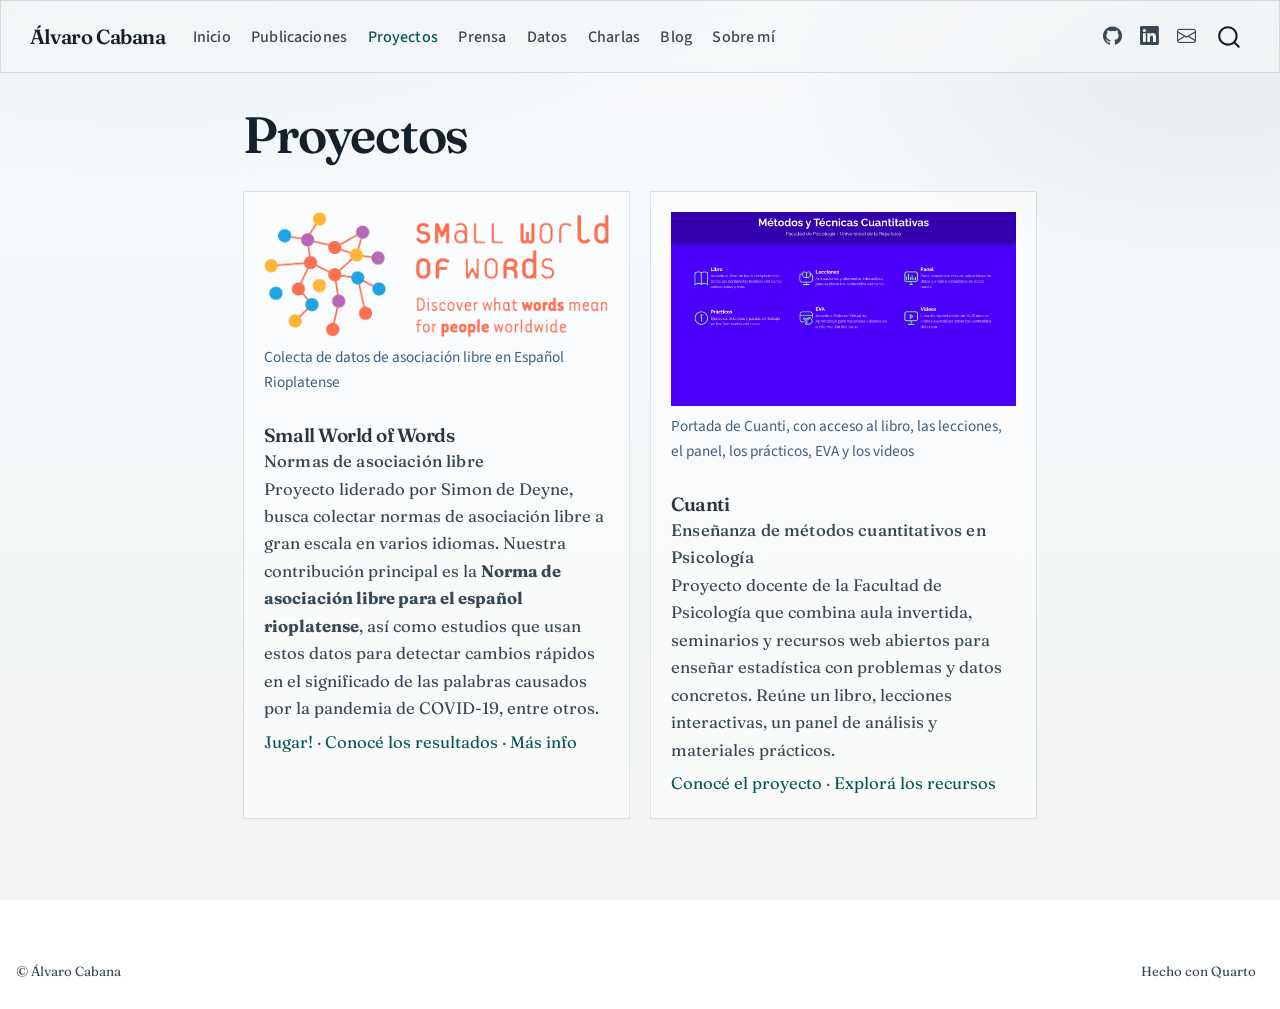
<file: docs/proyectos.html>
<!DOCTYPE html>
<html xmlns="http://www.w3.org/1999/xhtml" lang="es" xml:lang="es"><head>

<meta charset="utf-8">
<meta name="generator" content="quarto-1.9.38">

<meta name="viewport" content="width=device-width, initial-scale=1.0, user-scalable=yes">


<title>Proyectos – Álvaro Cabana</title>
<style>
/* Default styles provided by pandoc.
** See https://pandoc.org/MANUAL.html#variables-for-html for config info.
*/
code{white-space: pre-wrap;}
span.smallcaps{font-variant: small-caps;}
div.columns{display: flex; gap: min(4vw, 1.5em);}
div.column{flex: auto; overflow-x: auto;}
div.hanging-indent{margin-left: 1.5em; text-indent: -1.5em;}
ul.task-list{list-style: none;}
ul.task-list li input[type="checkbox"] {
  width: 0.8em;
  margin: 0 0.8em 0.2em -1em; /* quarto-specific, see https://github.com/quarto-dev/quarto-cli/issues/4556 */ 
  vertical-align: middle;
}
</style>


<script src="site_libs/quarto-nav/quarto-nav.js"></script>
<script src="site_libs/quarto-nav/headroom.min.js"></script>
<script src="site_libs/clipboard/clipboard.min.js"></script>
<script src="site_libs/quarto-search/autocomplete.umd.js"></script>
<script src="site_libs/quarto-search/fuse.min.js"></script>
<script src="site_libs/quarto-search/quarto-search.js"></script>
<meta name="quarto:offset" content="./">
<link href="./assets/favicon.svg" rel="icon" type="image/svg+xml">
<script src="site_libs/quarto-html/quarto.js" type="module"></script>
<script src="site_libs/quarto-html/tabsets/tabsets.js" type="module"></script>
<script src="site_libs/quarto-html/popper.min.js"></script>
<script src="site_libs/quarto-html/tippy.umd.min.js"></script>
<script src="site_libs/quarto-html/anchor.min.js"></script>
<link href="site_libs/quarto-html/tippy.css" rel="stylesheet">
<link href="site_libs/quarto-html/quarto-syntax-highlighting-15634bcf2e68342d4ad2dfa704d543f6.css" rel="stylesheet" id="quarto-text-highlighting-styles">
<script src="site_libs/bootstrap/bootstrap.min.js"></script>
<link href="site_libs/bootstrap/bootstrap-icons.css" rel="stylesheet">
<link href="site_libs/bootstrap/bootstrap-a984869448fb007b6d1fd2f09e88206d.min.css" rel="stylesheet" append-hash="true" id="quarto-bootstrap" data-mode="light">
<script id="quarto-search-options" type="application/json">{
  "location": "navbar",
  "copy-button": false,
  "collapse-after": 3,
  "panel-placement": "end",
  "type": "overlay",
  "limit": 50,
  "keyboard-shortcut": [
    "f",
    "/",
    "s"
  ],
  "show-item-context": false,
  "language": {
    "search-no-results-text": "No se han encontrado resultados",
    "search-matching-documents-text": "documentos encontrados",
    "search-copy-link-title": "Copiar el enlace en la búsqueda",
    "search-hide-matches-text": "Ocultar resultados adicionales",
    "search-more-match-text": "resultado adicional en este documento",
    "search-more-matches-text": "resultados adicionales en este documento",
    "search-clear-button-title": "Borrar",
    "search-text-placeholder": "",
    "search-detached-cancel-button-title": "Cancelar",
    "search-submit-button-title": "Enviar",
    "search-label": "Buscar"
  }
}</script>
<style>html{ scroll-behavior: smooth; }</style>
<link rel="preconnect" href="https://fonts.googleapis.com">
<link rel="preconnect" href="https://fonts.gstatic.com" crossorigin="">
<link href="https://fonts.googleapis.com/css2?family=Fraunces:opsz,wght@9..144,500;9..144,600;9..144,700&amp;family=Source+Sans+3:ital,wght@0,400;0,500;0,600;1,400&amp;display=swap" rel="stylesheet">


<link rel="stylesheet" href="custom.css">
</head>

<body class="nav-fixed fullcontent quarto-light">

<div id="quarto-search-results"></div>
  <header id="quarto-header" class="headroom fixed-top">
    <nav class="navbar navbar-expand-lg " data-bs-theme="dark">
      <div class="navbar-container container-fluid">
      <div class="navbar-brand-container mx-auto">
    <a class="navbar-brand" href="./index.html">
    <span class="navbar-title">Álvaro Cabana</span>
    </a>
  </div>
            <div id="quarto-search" class="" title="Buscar"></div>
          <button class="navbar-toggler" type="button" data-bs-toggle="collapse" data-bs-target="#navbarCollapse" aria-controls="navbarCollapse" role="menu" aria-expanded="false" aria-label="Navegación de palanca" onclick="if (window.quartoToggleHeadroom) { window.quartoToggleHeadroom(); }">
  <span class="navbar-toggler-icon"></span>
</button>
          <div class="collapse navbar-collapse" id="navbarCollapse">
            <ul class="navbar-nav navbar-nav-scroll me-auto">
  <li class="nav-item">
    <a class="nav-link" href="./index.html"> 
<span class="menu-text">Inicio</span></a>
  </li>  
  <li class="nav-item">
    <a class="nav-link" href="./publi.html"> 
<span class="menu-text">Publicaciones</span></a>
  </li>  
  <li class="nav-item">
    <a class="nav-link active" href="./proyectos.html" aria-current="page"> 
<span class="menu-text">Proyectos</span></a>
  </li>  
  <li class="nav-item">
    <a class="nav-link" href="./prensa.html"> 
<span class="menu-text">Prensa</span></a>
  </li>  
  <li class="nav-item">
    <a class="nav-link" href="./datos.html"> 
<span class="menu-text">Datos</span></a>
  </li>  
  <li class="nav-item">
    <a class="nav-link" href="./charlas.html"> 
<span class="menu-text">Charlas</span></a>
  </li>  
  <li class="nav-item">
    <a class="nav-link" href="./blog.html"> 
<span class="menu-text">Blog</span></a>
  </li>  
  <li class="nav-item">
    <a class="nav-link" href="./about.html"> 
<span class="menu-text">Sobre mí</span></a>
  </li>  
</ul>
            <ul class="navbar-nav navbar-nav-scroll ms-auto">
  <li class="nav-item compact">
    <a class="nav-link" href="https://github.com/almadana"> <i class="bi bi-github" role="img" aria-label="GitHub">
</i> 
<span class="menu-text"></span></a>
  </li>  
  <li class="nav-item compact">
    <a class="nav-link" href="https://uy.linkedin.com/in/%25C3%25A1lvaro-cabana-76b44934"> <i class="bi bi-linkedin" role="img" aria-label="LinkedIn">
</i> 
<span class="menu-text"></span></a>
  </li>  
  <li class="nav-item compact">
    <a class="nav-link" href="mailto:acabana@psico.edu.uy"> <i class="bi bi-envelope" role="img" aria-label="Email">
</i> 
<span class="menu-text"></span></a>
  </li>  
</ul>
          </div> <!-- /navcollapse -->
            <div class="quarto-navbar-tools">
</div>
      </div> <!-- /container-fluid -->
    </nav>
</header>
<!-- content -->
<div id="quarto-content" class="quarto-container page-columns page-rows-contents page-layout-article page-navbar">
<!-- sidebar -->
<!-- margin-sidebar -->
    
<!-- main -->
<main class="content" id="quarto-document-content">

<header id="title-block-header" class="quarto-title-block default">
<div class="quarto-title">
<h1 class="title">Proyectos</h1>
</div>



<div class="quarto-title-meta">

    
  
    
  </div>
  


</header>


<div class="charlas-grid">
<div class="charla-card">
<div class="quarto-figure quarto-figure-center">
<figure class="figure">
<p><a href="https://www.smallworldofwords.org/uy"><img src="./assets/SWOW_Tag_High.png" class="img-fluid figure-img"></a></p>
<figcaption>Colecta de datos de asociación libre en Español Rioplatense</figcaption>
</figure>
</div>
<section id="small-world-of-words" class="level3">
<h3 class="anchored" data-anchor-id="small-world-of-words">Small World of Words</h3>
<div class="charla-meta">
<p>Normas de asociación libre</p>
</div>
<p>Proyecto liderado por Simon de Deyne, busca colectar normas de asociación libre a gran escala en varios idiomas. Nuestra contribución principal es la <strong>Norma de asociación libre para el español rioplatense</strong>, así como estudios que usan estos datos para detectar cambios rápidos en el significado de las palabras causados por la pandemia de COVID-19, entre otros.</p>
<div class="charla-links">
<p><a href="https://smallworldofwords.org/es-UY">Jugar!</a> · <a href="./swow-resultados.html">Conocé los resultados</a> · <a href="https://smallworldofwords.org/es-UY/project">Más info</a></p>
</div>
</section>
</div>
<div class="charla-card">
<div class="quarto-figure quarto-figure-center">
<figure class="figure">
<p><a href="./cuanti.html"><img src="./assets/cuanti-landing.png" class="cuanti-card-image img-fluid figure-img"></a></p>
<figcaption>Portada de Cuanti, con acceso al libro, las lecciones, el panel, los prácticos, EVA y los videos</figcaption>
</figure>
</div>
<section id="cuanti" class="level3">
<h3 class="anchored" data-anchor-id="cuanti">Cuanti</h3>
<div class="charla-meta">
<p>Enseñanza de métodos cuantitativos en Psicología</p>
</div>
<p>Proyecto docente de la Facultad de Psicología que combina aula invertida, seminarios y recursos web abiertos para enseñar estadística con problemas y datos concretos. Reúne un libro, lecciones interactivas, un panel de análisis y materiales prácticos.</p>
<div class="charla-links">
<p><a href="./cuanti.html">Conocé el proyecto</a> · <a href="https://cuanti.psico.edu.uy">Explorá los recursos</a></p>
</div>
</section>
</div>
</div>



</main> <!-- /main -->
<script id="quarto-html-after-body" type="application/javascript">
  window.document.addEventListener("DOMContentLoaded", function (event) {
    const icon = "";
    const anchorJS = new window.AnchorJS();
    anchorJS.options = {
      placement: 'right',
      icon: icon
    };
    anchorJS.add('.anchored');
    const isCodeAnnotation = (el) => {
      for (const clz of el.classList) {
        if (clz.startsWith('code-annotation-')) {                     
          return true;
        }
      }
      return false;
    }
    const onCopySuccess = function(e) {
      // button target
      const button = e.trigger;
      // don't keep focus
      button.blur();
      // flash "checked"
      button.classList.add('code-copy-button-checked');
      var currentTitle = button.getAttribute("title");
      button.setAttribute("title", "Copiado");
      let tooltip;
      if (window.bootstrap) {
        button.setAttribute("data-bs-toggle", "tooltip");
        button.setAttribute("data-bs-placement", "left");
        button.setAttribute("data-bs-title", "Copiado");
        tooltip = new bootstrap.Tooltip(button, 
          { trigger: "manual", 
            customClass: "code-copy-button-tooltip",
            offset: [0, -8]});
        tooltip.show();    
      }
      setTimeout(function() {
        if (tooltip) {
          tooltip.hide();
          button.removeAttribute("data-bs-title");
          button.removeAttribute("data-bs-toggle");
          button.removeAttribute("data-bs-placement");
        }
        button.setAttribute("title", currentTitle);
        button.classList.remove('code-copy-button-checked');
      }, 1000);
      // clear code selection
      e.clearSelection();
    }
    const getTextToCopy = function(trigger) {
      const outerScaffold = trigger.parentElement.cloneNode(true);
      const codeEl = outerScaffold.querySelector('code');
      for (const childEl of codeEl.children) {
        if (isCodeAnnotation(childEl)) {
          childEl.remove();
        }
      }
      return codeEl.innerText;
    }
    const clipboard = new window.ClipboardJS('.code-copy-button:not([data-in-quarto-modal])', {
      text: getTextToCopy
    });
    clipboard.on('success', onCopySuccess);
    if (window.document.getElementById('quarto-embedded-source-code-modal')) {
      const clipboardModal = new window.ClipboardJS('.code-copy-button[data-in-quarto-modal]', {
        text: getTextToCopy,
        container: window.document.getElementById('quarto-embedded-source-code-modal')
      });
      clipboardModal.on('success', onCopySuccess);
    }
      var localhostRegex = new RegExp(/^(?:http|https):\/\/localhost\:?[0-9]*\//);
      var mailtoRegex = new RegExp(/^mailto:/);
        var filterRegex = new RegExp("https:\/\/alvarocabana\.uy");
      var isInternal = (href) => {
          return filterRegex.test(href) || localhostRegex.test(href) || mailtoRegex.test(href);
      }
      // Inspect non-navigation links and adorn them if external
     var links = window.document.querySelectorAll('a[href]:not(.nav-link):not(.navbar-brand):not(.toc-action):not(.sidebar-link):not(.sidebar-item-toggle):not(.pagination-link):not(.no-external):not([aria-hidden]):not(.dropdown-item):not(.quarto-navigation-tool):not(.about-link)');
      for (var i=0; i<links.length; i++) {
        const link = links[i];
        if (!isInternal(link.href)) {
          // undo the damage that might have been done by quarto-nav.js in the case of
          // links that we want to consider external
          if (link.dataset.originalHref !== undefined) {
            link.href = link.dataset.originalHref;
          }
            // target, if specified
            link.setAttribute("target", "_blank");
            if (link.getAttribute("rel") === null) {
              link.setAttribute("rel", "noopener");
            }
        }
      }
    function tippyHover(el, contentFn, onTriggerFn, onUntriggerFn) {
      const config = {
        allowHTML: true,
        maxWidth: 500,
        delay: 100,
        arrow: false,
        appendTo: function(el) {
            return el.parentElement;
        },
        interactive: true,
        interactiveBorder: 10,
        theme: 'quarto',
        placement: 'bottom-start',
      };
      if (contentFn) {
        config.content = contentFn;
      }
      if (onTriggerFn) {
        config.onTrigger = onTriggerFn;
      }
      if (onUntriggerFn) {
        config.onUntrigger = onUntriggerFn;
      }
      window.tippy(el, config); 
    }
    const noterefs = window.document.querySelectorAll('a[role="doc-noteref"]');
    for (var i=0; i<noterefs.length; i++) {
      const ref = noterefs[i];
      tippyHover(ref, function() {
        // use id or data attribute instead here
        let href = ref.getAttribute('data-footnote-href') || ref.getAttribute('href');
        try { href = new URL(href).hash; } catch {}
        const id = href.replace(/^#\/?/, "");
        const note = window.document.getElementById(id);
        if (note) {
          return note.innerHTML;
        } else {
          return "";
        }
      });
    }
    const xrefs = window.document.querySelectorAll('a.quarto-xref');
    const processXRef = (id, note) => {
      // Strip column container classes
      const stripColumnClz = (el) => {
        el.classList.remove("page-full", "page-columns");
        if (el.children) {
          for (const child of el.children) {
            stripColumnClz(child);
          }
        }
      }
      stripColumnClz(note)
      if (id === null || id.startsWith('sec-')) {
        // Special case sections, only their first couple elements
        const container = document.createElement("div");
        if (note.children && note.children.length > 2) {
          container.appendChild(note.children[0].cloneNode(true));
          for (let i = 1; i < note.children.length; i++) {
            const child = note.children[i];
            if (child.tagName === "P" && child.innerText === "") {
              continue;
            } else {
              container.appendChild(child.cloneNode(true));
              break;
            }
          }
          if (window.Quarto?.typesetMath) {
            window.Quarto.typesetMath(container);
          }
          return container.innerHTML
        } else {
          if (window.Quarto?.typesetMath) {
            window.Quarto.typesetMath(note);
          }
          return note.innerHTML;
        }
      } else {
        // Remove any anchor links if they are present
        const anchorLink = note.querySelector('a.anchorjs-link');
        if (anchorLink) {
          anchorLink.remove();
        }
        if (window.Quarto?.typesetMath) {
          window.Quarto.typesetMath(note);
        }
        if (note.classList.contains("callout")) {
          return note.outerHTML;
        } else {
          return note.innerHTML;
        }
      }
    }
    for (var i=0; i<xrefs.length; i++) {
      const xref = xrefs[i];
      tippyHover(xref, undefined, function(instance) {
        instance.disable();
        let url = xref.getAttribute('href');
        let hash = undefined; 
        if (url.startsWith('#')) {
          hash = url;
        } else {
          try { hash = new URL(url).hash; } catch {}
        }
        if (hash) {
          const id = hash.replace(/^#\/?/, "");
          const note = window.document.getElementById(id);
          if (note !== null) {
            try {
              const html = processXRef(id, note.cloneNode(true));
              instance.setContent(html);
            } finally {
              instance.enable();
              instance.show();
            }
          } else {
            // See if we can fetch this
            fetch(url.split('#')[0])
            .then(res => res.text())
            .then(html => {
              const parser = new DOMParser();
              const htmlDoc = parser.parseFromString(html, "text/html");
              const note = htmlDoc.getElementById(id);
              if (note !== null) {
                const html = processXRef(id, note);
                instance.setContent(html);
              } 
            }).finally(() => {
              instance.enable();
              instance.show();
            });
          }
        } else {
          // See if we can fetch a full url (with no hash to target)
          // This is a special case and we should probably do some content thinning / targeting
          fetch(url)
          .then(res => res.text())
          .then(html => {
            const parser = new DOMParser();
            const htmlDoc = parser.parseFromString(html, "text/html");
            const note = htmlDoc.querySelector('main.content');
            if (note !== null) {
              // This should only happen for chapter cross references
              // (since there is no id in the URL)
              // remove the first header
              if (note.children.length > 0 && note.children[0].tagName === "HEADER") {
                note.children[0].remove();
              }
              const html = processXRef(null, note);
              instance.setContent(html);
            } 
          }).finally(() => {
            instance.enable();
            instance.show();
          });
        }
      }, function(instance) {
      });
    }
        let selectedAnnoteEl;
        const selectorForAnnotation = ( cell, annotation) => {
          let cellAttr = 'data-code-cell="' + cell + '"';
          let lineAttr = 'data-code-annotation="' +  annotation + '"';
          const selector = 'span[' + cellAttr + '][' + lineAttr + ']';
          return selector;
        }
        const selectCodeLines = (annoteEl) => {
          const doc = window.document;
          const targetCell = annoteEl.getAttribute("data-target-cell");
          const targetAnnotation = annoteEl.getAttribute("data-target-annotation");
          const annoteSpan = window.document.querySelector(selectorForAnnotation(targetCell, targetAnnotation));
          const lines = annoteSpan.getAttribute("data-code-lines").split(",");
          const lineIds = lines.map((line) => {
            return targetCell + "-" + line;
          })
          let top = null;
          let height = null;
          let parent = null;
          if (lineIds.length > 0) {
              //compute the position of the single el (top and bottom and make a div)
              const el = window.document.getElementById(lineIds[0]);
              top = el.offsetTop;
              height = el.offsetHeight;
              parent = el.parentElement.parentElement;
            if (lineIds.length > 1) {
              const lastEl = window.document.getElementById(lineIds[lineIds.length - 1]);
              const bottom = lastEl.offsetTop + lastEl.offsetHeight;
              height = bottom - top;
            }
            if (top !== null && height !== null && parent !== null) {
              // cook up a div (if necessary) and position it 
              let div = window.document.getElementById("code-annotation-line-highlight");
              if (div === null) {
                div = window.document.createElement("div");
                div.setAttribute("id", "code-annotation-line-highlight");
                div.style.position = 'absolute';
                parent.appendChild(div);
              }
              div.style.top = top - 2 + "px";
              div.style.height = height + 4 + "px";
              div.style.left = 0;
              let gutterDiv = window.document.getElementById("code-annotation-line-highlight-gutter");
              if (gutterDiv === null) {
                gutterDiv = window.document.createElement("div");
                gutterDiv.setAttribute("id", "code-annotation-line-highlight-gutter");
                gutterDiv.style.position = 'absolute';
                const codeCell = window.document.getElementById(targetCell);
                const gutter = codeCell.querySelector('.code-annotation-gutter');
                gutter.appendChild(gutterDiv);
              }
              gutterDiv.style.top = top - 2 + "px";
              gutterDiv.style.height = height + 4 + "px";
            }
            selectedAnnoteEl = annoteEl;
          }
        };
        const unselectCodeLines = () => {
          const elementsIds = ["code-annotation-line-highlight", "code-annotation-line-highlight-gutter"];
          elementsIds.forEach((elId) => {
            const div = window.document.getElementById(elId);
            if (div) {
              div.remove();
            }
          });
          selectedAnnoteEl = undefined;
        };
          // Handle positioning of the toggle
      window.addEventListener(
        "resize",
        throttle(() => {
          elRect = undefined;
          if (selectedAnnoteEl) {
            selectCodeLines(selectedAnnoteEl);
          }
        }, 10)
      );
      function throttle(fn, ms) {
      let throttle = false;
      let timer;
        return (...args) => {
          if(!throttle) { // first call gets through
              fn.apply(this, args);
              throttle = true;
          } else { // all the others get throttled
              if(timer) clearTimeout(timer); // cancel #2
              timer = setTimeout(() => {
                fn.apply(this, args);
                timer = throttle = false;
              }, ms);
          }
        };
      }
        // Attach click handler to the DT
        const annoteDls = window.document.querySelectorAll('dt[data-target-cell]');
        for (const annoteDlNode of annoteDls) {
          annoteDlNode.addEventListener('click', (event) => {
            const clickedEl = event.target;
            if (clickedEl !== selectedAnnoteEl) {
              unselectCodeLines();
              const activeEl = window.document.querySelector('dt[data-target-cell].code-annotation-active');
              if (activeEl) {
                activeEl.classList.remove('code-annotation-active');
              }
              selectCodeLines(clickedEl);
              clickedEl.classList.add('code-annotation-active');
            } else {
              // Unselect the line
              unselectCodeLines();
              clickedEl.classList.remove('code-annotation-active');
            }
          });
        }
    const findCites = (el) => {
      const parentEl = el.parentElement;
      if (parentEl) {
        const cites = parentEl.dataset.cites;
        if (cites) {
          return {
            el,
            cites: cites.split(' ')
          };
        } else {
          return findCites(el.parentElement)
        }
      } else {
        return undefined;
      }
    };
    var bibliorefs = window.document.querySelectorAll('a[role="doc-biblioref"]');
    for (var i=0; i<bibliorefs.length; i++) {
      const ref = bibliorefs[i];
      const citeInfo = findCites(ref);
      if (citeInfo) {
        tippyHover(citeInfo.el, function() {
          var popup = window.document.createElement('div');
          citeInfo.cites.forEach(function(cite) {
            var citeDiv = window.document.createElement('div');
            citeDiv.classList.add('hanging-indent');
            citeDiv.classList.add('csl-entry');
            var biblioDiv = window.document.getElementById('ref-' + cite);
            if (biblioDiv) {
              citeDiv.innerHTML = biblioDiv.innerHTML;
            }
            popup.appendChild(citeDiv);
          });
          return popup.innerHTML;
        });
      }
    }
  });
  </script>
</div> <!-- /content -->
<footer class="footer">
  <div class="nav-footer">
    <div class="nav-footer-left">
<p>© Álvaro Cabana</p>
</div>   
    <div class="nav-footer-center">
      &nbsp;
    </div>
    <div class="nav-footer-right">
      <ul class="footer-items list-unstyled">
    <li class="nav-item">
    <a class="nav-link" href="https://quarto.org">
<p>Hecho con Quarto</p>
</a>
  </li>  
</ul>
    </div>
  </div>
</footer>




<script src="site_libs/quarto-html/zenscroll-min.js"></script>
</body></html>
</file>
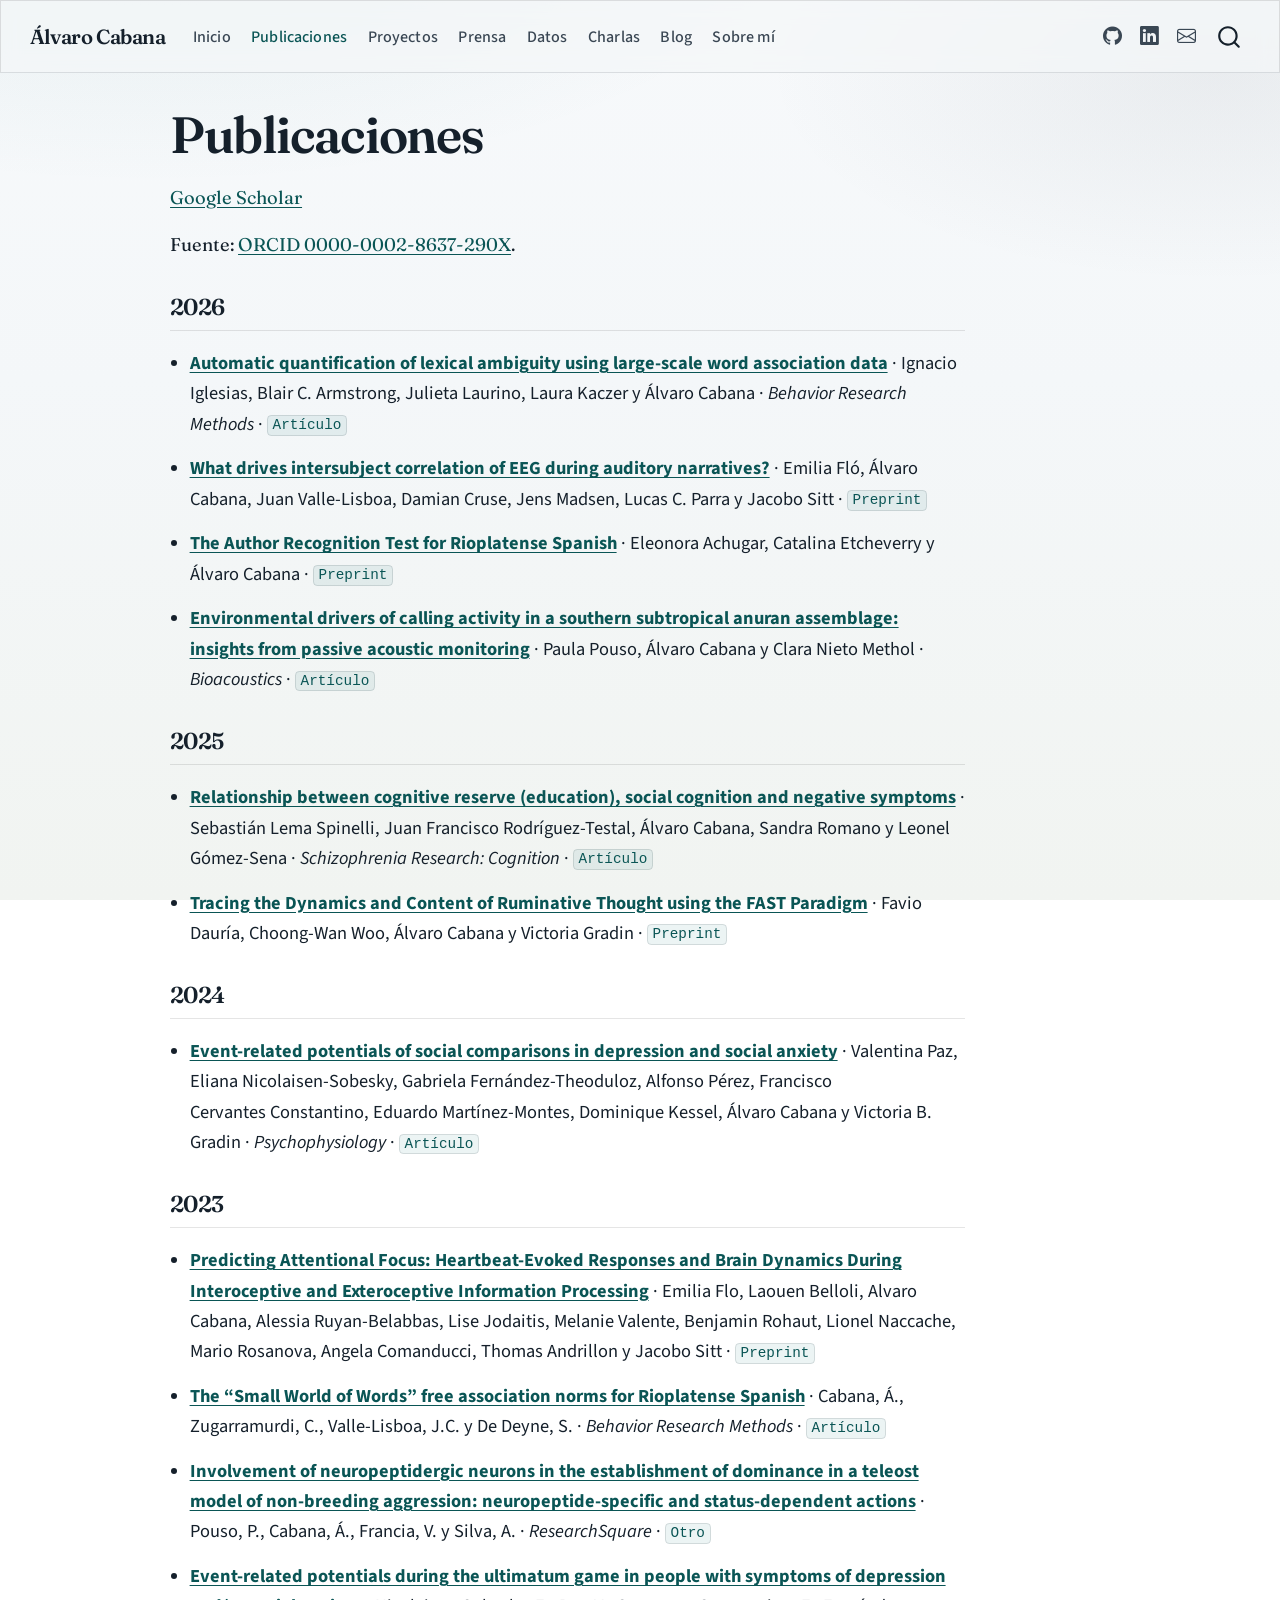
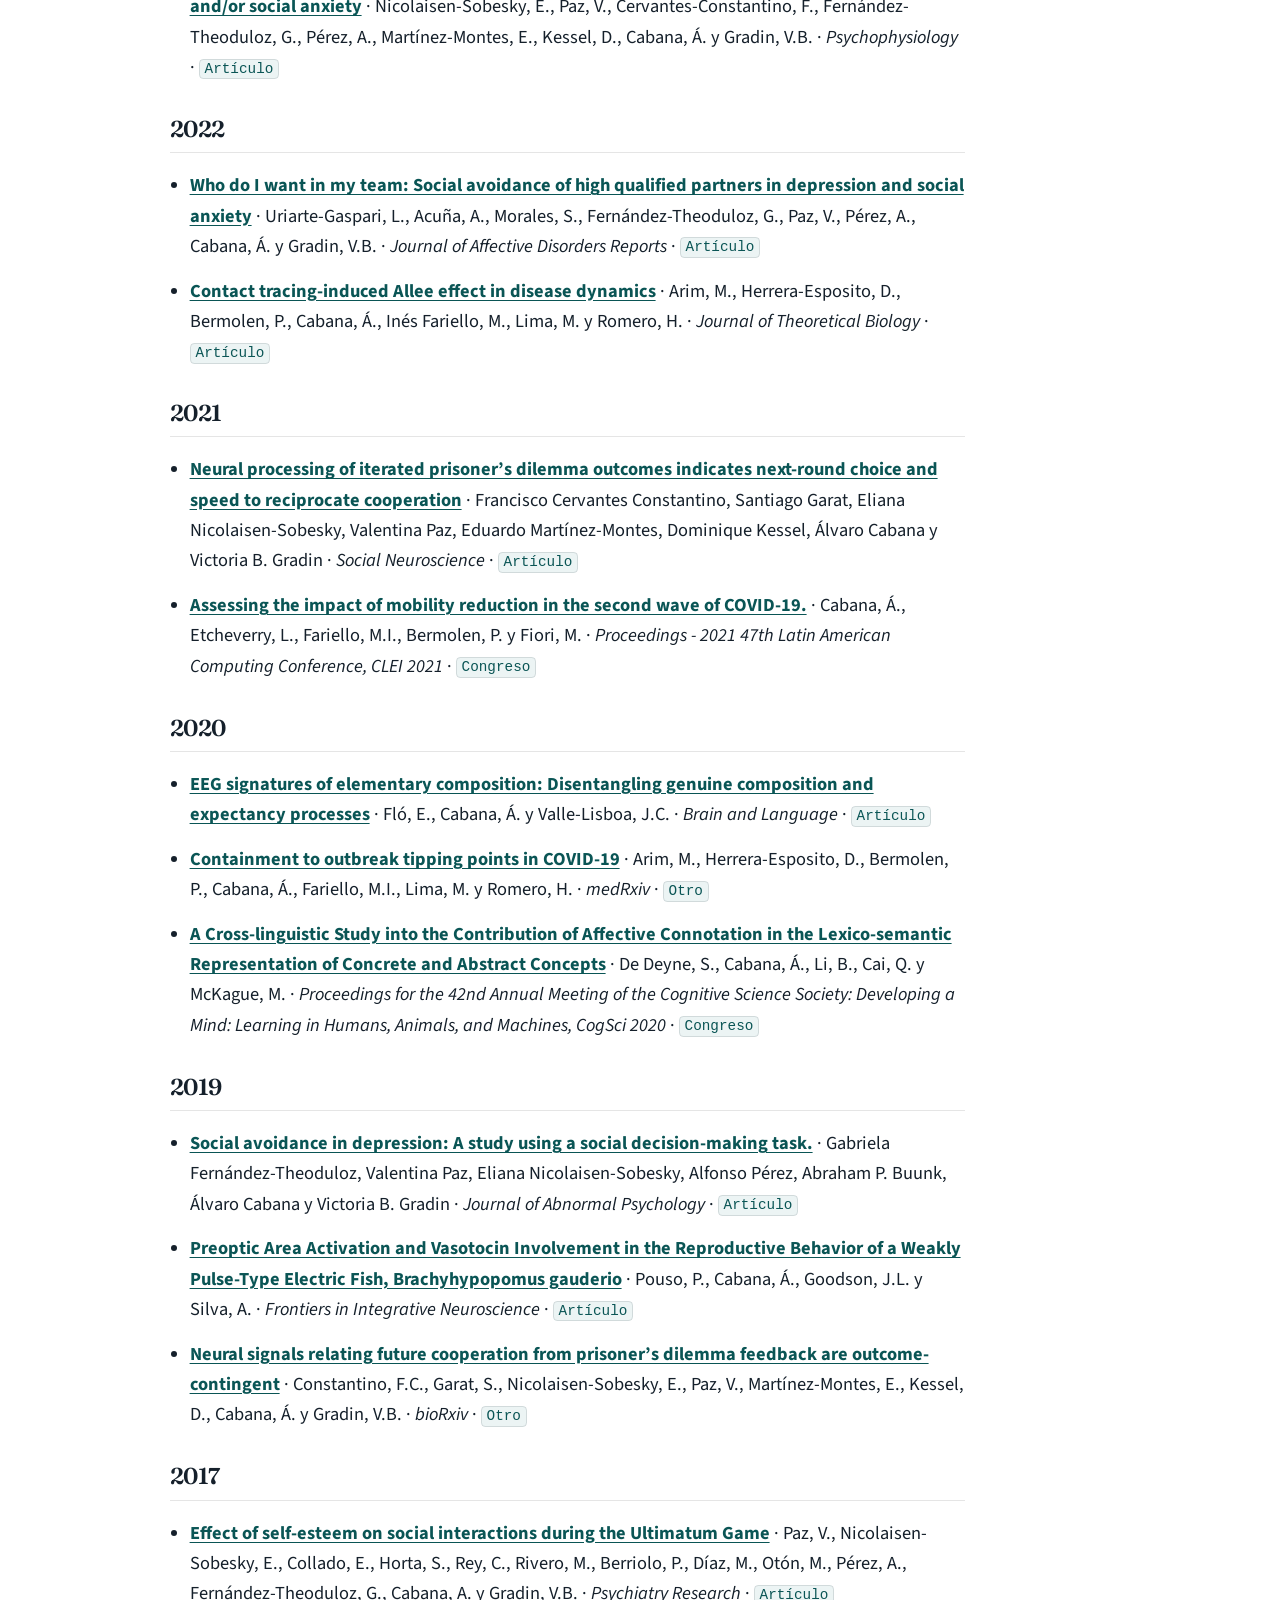
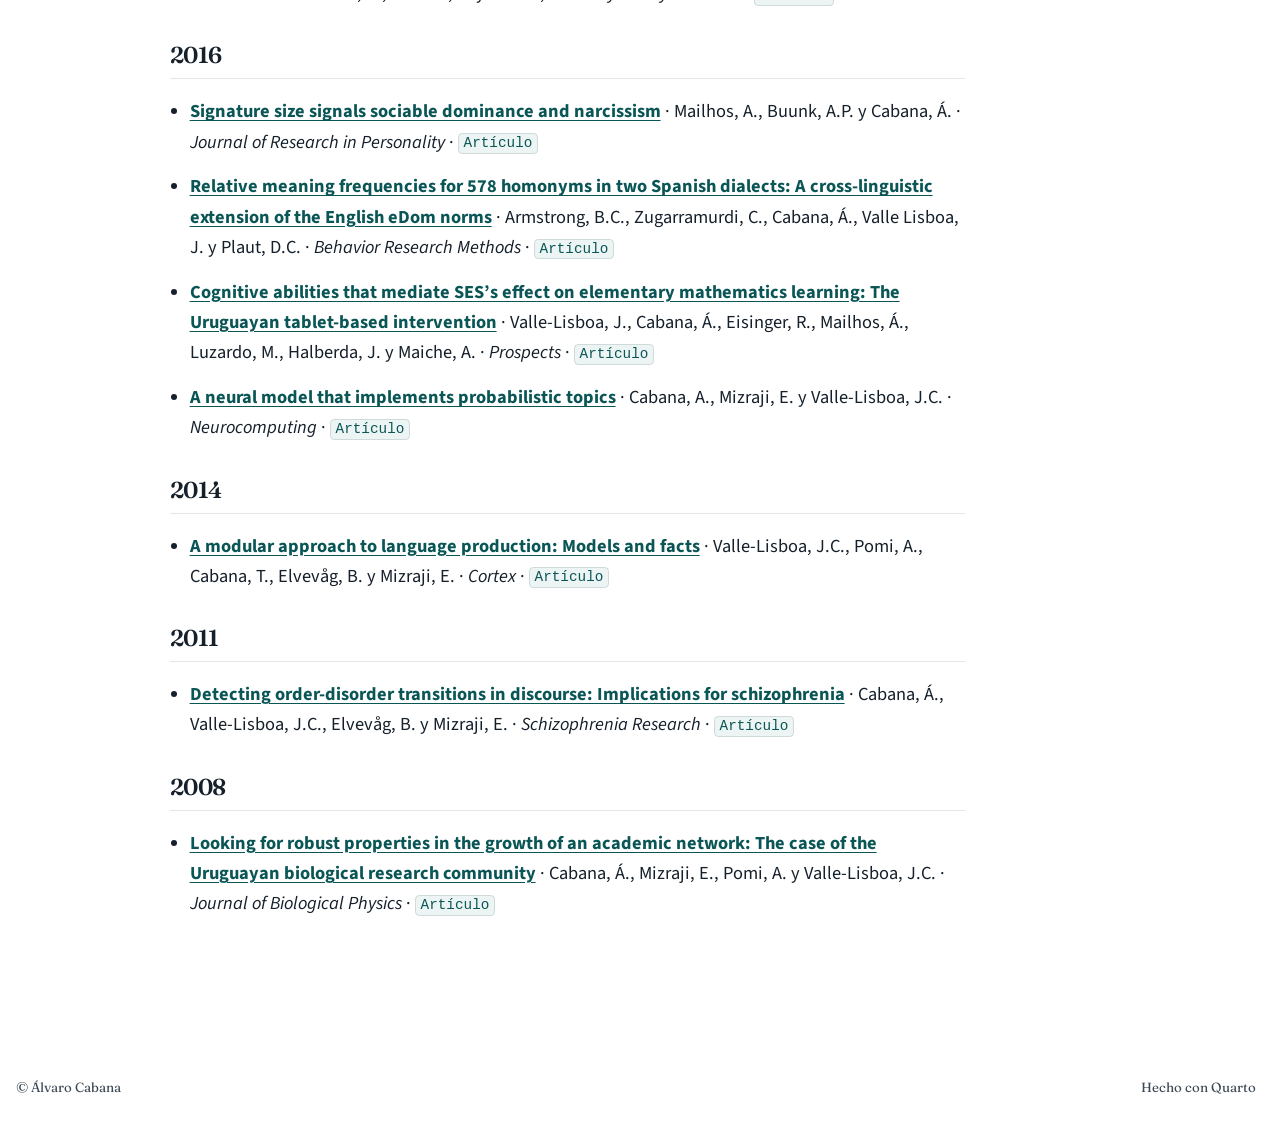
<file: docs/publi.html>
<!DOCTYPE html>
<html xmlns="http://www.w3.org/1999/xhtml" lang="es" xml:lang="es"><head>

<meta charset="utf-8">
<meta name="generator" content="quarto-1.9.38">

<meta name="viewport" content="width=device-width, initial-scale=1.0, user-scalable=yes">


<title>Publicaciones – Álvaro Cabana</title>
<style>
/* Default styles provided by pandoc.
** See https://pandoc.org/MANUAL.html#variables-for-html for config info.
*/
code{white-space: pre-wrap;}
span.smallcaps{font-variant: small-caps;}
div.columns{display: flex; gap: min(4vw, 1.5em);}
div.column{flex: auto; overflow-x: auto;}
div.hanging-indent{margin-left: 1.5em; text-indent: -1.5em;}
ul.task-list{list-style: none;}
ul.task-list li input[type="checkbox"] {
  width: 0.8em;
  margin: 0 0.8em 0.2em -1em; /* quarto-specific, see https://github.com/quarto-dev/quarto-cli/issues/4556 */ 
  vertical-align: middle;
}
</style>


<script src="site_libs/quarto-nav/quarto-nav.js"></script>
<script src="site_libs/quarto-nav/headroom.min.js"></script>
<script src="site_libs/clipboard/clipboard.min.js"></script>
<script src="site_libs/quarto-search/autocomplete.umd.js"></script>
<script src="site_libs/quarto-search/fuse.min.js"></script>
<script src="site_libs/quarto-search/quarto-search.js"></script>
<meta name="quarto:offset" content="./">
<link href="./assets/favicon.svg" rel="icon" type="image/svg+xml">
<script src="site_libs/quarto-html/quarto.js" type="module"></script>
<script src="site_libs/quarto-html/tabsets/tabsets.js" type="module"></script>
<script src="site_libs/quarto-html/popper.min.js"></script>
<script src="site_libs/quarto-html/tippy.umd.min.js"></script>
<script src="site_libs/quarto-html/anchor.min.js"></script>
<link href="site_libs/quarto-html/tippy.css" rel="stylesheet">
<link href="site_libs/quarto-html/quarto-syntax-highlighting-15634bcf2e68342d4ad2dfa704d543f6.css" rel="stylesheet" id="quarto-text-highlighting-styles">
<script src="site_libs/bootstrap/bootstrap.min.js"></script>
<link href="site_libs/bootstrap/bootstrap-icons.css" rel="stylesheet">
<link href="site_libs/bootstrap/bootstrap-a984869448fb007b6d1fd2f09e88206d.min.css" rel="stylesheet" append-hash="true" id="quarto-bootstrap" data-mode="light">
<script id="quarto-search-options" type="application/json">{
  "location": "navbar",
  "copy-button": false,
  "collapse-after": 3,
  "panel-placement": "end",
  "type": "overlay",
  "limit": 50,
  "keyboard-shortcut": [
    "f",
    "/",
    "s"
  ],
  "show-item-context": false,
  "language": {
    "search-no-results-text": "No se han encontrado resultados",
    "search-matching-documents-text": "documentos encontrados",
    "search-copy-link-title": "Copiar el enlace en la búsqueda",
    "search-hide-matches-text": "Ocultar resultados adicionales",
    "search-more-match-text": "resultado adicional en este documento",
    "search-more-matches-text": "resultados adicionales en este documento",
    "search-clear-button-title": "Borrar",
    "search-text-placeholder": "",
    "search-detached-cancel-button-title": "Cancelar",
    "search-submit-button-title": "Enviar",
    "search-label": "Buscar"
  }
}</script>
<style>html{ scroll-behavior: smooth; }</style>
<link rel="preconnect" href="https://fonts.googleapis.com">
<link rel="preconnect" href="https://fonts.gstatic.com" crossorigin="">
<link href="https://fonts.googleapis.com/css2?family=Fraunces:opsz,wght@9..144,500;9..144,600;9..144,700&amp;family=Source+Sans+3:ital,wght@0,400;0,500;0,600;1,400&amp;display=swap" rel="stylesheet">


<link rel="stylesheet" href="custom.css">
</head>

<body class="nav-fixed quarto-light">

<div id="quarto-search-results"></div>
  <header id="quarto-header" class="headroom fixed-top">
    <nav class="navbar navbar-expand-lg " data-bs-theme="dark">
      <div class="navbar-container container-fluid">
      <div class="navbar-brand-container mx-auto">
    <a class="navbar-brand" href="./index.html">
    <span class="navbar-title">Álvaro Cabana</span>
    </a>
  </div>
            <div id="quarto-search" class="" title="Buscar"></div>
          <button class="navbar-toggler" type="button" data-bs-toggle="collapse" data-bs-target="#navbarCollapse" aria-controls="navbarCollapse" role="menu" aria-expanded="false" aria-label="Navegación de palanca" onclick="if (window.quartoToggleHeadroom) { window.quartoToggleHeadroom(); }">
  <span class="navbar-toggler-icon"></span>
</button>
          <div class="collapse navbar-collapse" id="navbarCollapse">
            <ul class="navbar-nav navbar-nav-scroll me-auto">
  <li class="nav-item">
    <a class="nav-link" href="./index.html"> 
<span class="menu-text">Inicio</span></a>
  </li>  
  <li class="nav-item">
    <a class="nav-link active" href="./publi.html" aria-current="page"> 
<span class="menu-text">Publicaciones</span></a>
  </li>  
  <li class="nav-item">
    <a class="nav-link" href="./proyectos.html"> 
<span class="menu-text">Proyectos</span></a>
  </li>  
  <li class="nav-item">
    <a class="nav-link" href="./prensa.html"> 
<span class="menu-text">Prensa</span></a>
  </li>  
  <li class="nav-item">
    <a class="nav-link" href="./datos.html"> 
<span class="menu-text">Datos</span></a>
  </li>  
  <li class="nav-item">
    <a class="nav-link" href="./charlas.html"> 
<span class="menu-text">Charlas</span></a>
  </li>  
  <li class="nav-item">
    <a class="nav-link" href="./blog.html"> 
<span class="menu-text">Blog</span></a>
  </li>  
  <li class="nav-item">
    <a class="nav-link" href="./about.html"> 
<span class="menu-text">Sobre mí</span></a>
  </li>  
</ul>
            <ul class="navbar-nav navbar-nav-scroll ms-auto">
  <li class="nav-item compact">
    <a class="nav-link" href="https://github.com/almadana"> <i class="bi bi-github" role="img" aria-label="GitHub">
</i> 
<span class="menu-text"></span></a>
  </li>  
  <li class="nav-item compact">
    <a class="nav-link" href="https://uy.linkedin.com/in/%25C3%25A1lvaro-cabana-76b44934"> <i class="bi bi-linkedin" role="img" aria-label="LinkedIn">
</i> 
<span class="menu-text"></span></a>
  </li>  
  <li class="nav-item compact">
    <a class="nav-link" href="mailto:acabana@psico.edu.uy"> <i class="bi bi-envelope" role="img" aria-label="Email">
</i> 
<span class="menu-text"></span></a>
  </li>  
</ul>
          </div> <!-- /navcollapse -->
            <div class="quarto-navbar-tools">
</div>
      </div> <!-- /container-fluid -->
    </nav>
</header>
<!-- content -->
<div id="quarto-content" class="quarto-container page-columns page-rows-contents page-layout-article page-navbar">
<!-- sidebar -->
<!-- margin-sidebar -->
    <div id="quarto-margin-sidebar" class="sidebar margin-sidebar zindex-bottom">
        
    </div>
<!-- main -->
<main class="content" id="quarto-document-content">

<header id="title-block-header" class="quarto-title-block default">
<div class="quarto-title">
<h1 class="title">Publicaciones</h1>
</div>



<div class="quarto-title-meta">

    
  
    
  </div>
  


</header>


<div>
<p><a href="https://scholar.google.com/citations?user=pYL8AngAAAAJ">Google Scholar</a></p>
</div>
<div class="pub-list">
<!-- Generado por scripts/sync_orcid.py — no editar a mano -->
<p>Fuente: <a href="https://orcid.org/0000-0002-8637-290X">ORCID 0000-0002-8637-290X</a>.</p>
<section id="section" class="level2">
<h2 class="anchored" data-anchor-id="section">2026</h2>
<ul>
<li><a href="https://doi.org/10.3758/s13428-026-03050-9"><strong>Automatic quantification of lexical ambiguity using large-scale word association data</strong></a> · Ignacio Iglesias, Blair C. Armstrong, Julieta Laurino, Laura Kaczer y Álvaro Cabana · <em>Behavior Research Methods</em> · <code>Artículo</code></li>
<li><a href="https://doi.org/10.64898/2026.02.19.706583"><strong>What drives intersubject correlation of EEG during auditory narratives?</strong></a> · Emilia Fló, Álvaro Cabana, Juan Valle-Lisboa, Damian Cruse, Jens Madsen, Lucas C. Parra y Jacobo Sitt · <code>Preprint</code></li>
<li><a href="https://doi.org/10.31234/osf.io/p4x73_v1"><strong>The Author Recognition Test for Rioplatense Spanish</strong></a> · Eleonora Achugar, Catalina Etcheverry y Álvaro Cabana · <code>Preprint</code></li>
<li><a href="https://doi.org/10.1080/09524622.2025.2597859"><strong>Environmental drivers of calling activity in a southern subtropical anuran assemblage: insights from passive acoustic monitoring</strong></a> · Paula Pouso, Álvaro Cabana y Clara Nieto Methol · <em>Bioacoustics</em> · <code>Artículo</code></li>
</ul>
</section>
<section id="section-1" class="level2">
<h2 class="anchored" data-anchor-id="section-1">2025</h2>
<ul>
<li><a href="https://doi.org/10.1016/j.scog.2025.100379"><strong>Relationship between cognitive reserve (education), social cognition and negative symptoms</strong></a> · Sebastián Lema Spinelli, Juan Francisco Rodríguez-Testal, Álvaro Cabana, Sandra Romano y Leonel Gómez-Sena · <em>Schizophrenia Research: Cognition</em> · <code>Artículo</code></li>
<li><a href="https://doi.org/10.31234/osf.io/rf59k_v1"><strong>Tracing the Dynamics and Content of Ruminative Thought using the FAST Paradigm</strong></a> · Favio Dauría, Choong-Wan Woo, Álvaro Cabana y Victoria Gradin · <code>Preprint</code></li>
</ul>
</section>
<section id="section-2" class="level2">
<h2 class="anchored" data-anchor-id="section-2">2024</h2>
<ul>
<li><a href="https://doi.org/10.1111/psyp.14643"><strong>Event‐related potentials of social comparisons in depression and social anxiety</strong></a> · Valentina Paz, Eliana Nicolaisen‐Sobesky, Gabriela Fernández‐Theoduloz, Alfonso Pérez, Francisco Cervantes&nbsp;Constantino, Eduardo Martínez‐Montes, Dominique Kessel, Álvaro Cabana y Victoria B. Gradin · <em>Psychophysiology</em> · <code>Artículo</code></li>
</ul>
</section>
<section id="section-3" class="level2">
<h2 class="anchored" data-anchor-id="section-3">2023</h2>
<ul>
<li><a href="https://doi.org/10.1101/2023.11.03.565584"><strong>Predicting Attentional Focus: Heartbeat-Evoked Responses and Brain Dynamics During Interoceptive and Exteroceptive Information Processing</strong></a> · Emilia Flo, Laouen Belloli, Alvaro Cabana, Alessia Ruyan-Belabbas, Lise Jodaitis, Melanie Valente, Benjamin Rohaut, Lionel Naccache, Mario Rosanova, Angela Comanducci, Thomas Andrillon y Jacobo Sitt · <code>Preprint</code></li>
<li><a href="http://www.scopus.com/inward/record.url?eid=2-s2.0-85149977058&amp;partnerID=MN8TOARS"><strong>The “Small World of Words” free association norms for Rioplatense Spanish</strong></a> · Cabana, Á., Zugarramurdi, C., Valle-Lisboa, J.C. y De Deyne, S. · <em>Behavior Research Methods</em> · <code>Artículo</code></li>
<li><a href="http://www.scopus.com/inward/record.url?eid=2-s2.0-85148622736&amp;partnerID=MN8TOARS"><strong>Involvement of neuropeptidergic neurons in the establishment of dominance in a teleost model of non-breeding aggression: neuropeptide-specific and status-dependent actions</strong></a> · Pouso, P., Cabana, Á., Francia, V. y Silva, A. · <em>ResearchSquare</em> · <code>Otro</code></li>
<li><a href="http://www.scopus.com/inward/record.url?eid=2-s2.0-85158039361&amp;partnerID=MN8TOARS"><strong>Event-related potentials during the ultimatum game in people with symptoms of depression and/or social anxiety</strong></a> · Nicolaisen-Sobesky, E., Paz, V., Cervantes-Constantino, F., Fernández-Theoduloz, G., Pérez, A., Martínez-Montes, E., Kessel, D., Cabana, Á. y Gradin, V.B. · <em>Psychophysiology</em> · <code>Artículo</code></li>
</ul>
</section>
<section id="section-4" class="level2">
<h2 class="anchored" data-anchor-id="section-4">2022</h2>
<ul>
<li><a href="http://www.scopus.com/inward/record.url?eid=2-s2.0-85136555270&amp;partnerID=MN8TOARS"><strong>Who do I want in my team: Social avoidance of high qualified partners in depression and social anxiety</strong></a> · Uriarte-Gaspari, L., Acuña, A., Morales, S., Fernández-Theoduloz, G., Paz, V., Pérez, A., Cabana, Á. y Gradin, V.B. · <em>Journal of Affective Disorders Reports</em> · <code>Artículo</code></li>
<li><a href="http://www.scopus.com/inward/record.url?eid=2-s2.0-85127364416&amp;partnerID=MN8TOARS"><strong>Contact tracing-induced Allee effect in disease dynamics</strong></a> · Arim, M., Herrera-Esposito, D., Bermolen, P., Cabana, Á., Inés Fariello, M., Lima, M. y Romero, H. · <em>Journal of Theoretical Biology</em> · <code>Artículo</code></li>
</ul>
</section>
<section id="section-5" class="level2">
<h2 class="anchored" data-anchor-id="section-5">2021</h2>
<ul>
<li><a href="https://doi.org/10.1080/17470919.2020.1859410"><strong>Neural processing of iterated prisoner’s dilemma outcomes indicates next-round choice and speed to reciprocate cooperation</strong></a> · Francisco Cervantes Constantino, Santiago Garat, Eliana Nicolaisen-Sobesky, Valentina Paz, Eduardo Martínez-Montes, Dominique Kessel, Álvaro Cabana y Victoria B. Gradin · <em>Social Neuroscience</em> · <code>Artículo</code></li>
<li><a href="http://www.scopus.com/inward/record.url?eid=2-s2.0-85123851111&amp;partnerID=MN8TOARS"><strong>Assessing the impact of mobility reduction in the second wave of COVID-19.</strong></a> · Cabana, Á., Etcheverry, L., Fariello, M.I., Bermolen, P. y Fiori, M. · <em>Proceedings - 2021 47th Latin American Computing Conference, CLEI 2021</em> · <code>Congreso</code></li>
</ul>
</section>
<section id="section-6" class="level2">
<h2 class="anchored" data-anchor-id="section-6">2020</h2>
<ul>
<li><a href="http://www.scopus.com/inward/record.url?eid=2-s2.0-85088997154&amp;partnerID=MN8TOARS"><strong>EEG signatures of elementary composition: Disentangling genuine composition and expectancy processes</strong></a> · Fló, E., Cabana, Á. y Valle-Lisboa, J.C. · <em>Brain and Language</em> · <code>Artículo</code></li>
<li><a href="http://www.scopus.com/inward/record.url?eid=2-s2.0-85099743715&amp;partnerID=MN8TOARS"><strong>Containment to outbreak tipping points in COVID-19</strong></a> · Arim, M., Herrera-Esposito, D., Bermolen, P., Cabana, Á., Fariello, M.I., Lima, M. y Romero, H. · <em>medRxiv</em> · <code>Otro</code></li>
<li><a href="http://www.scopus.com/inward/record.url?eid=2-s2.0-85139508409&amp;partnerID=MN8TOARS"><strong>A Cross-linguistic Study into the Contribution of Affective Connotation in the Lexico-semantic Representation of Concrete and Abstract Concepts</strong></a> · De Deyne, S., Cabana, Á., Li, B., Cai, Q. y McKague, M. · <em>Proceedings for the 42nd Annual Meeting of the Cognitive Science Society: Developing a Mind: Learning in Humans, Animals, and Machines, CogSci 2020</em> · <code>Congreso</code></li>
</ul>
</section>
<section id="section-7" class="level2">
<h2 class="anchored" data-anchor-id="section-7">2019</h2>
<ul>
<li><a href="https://doi.org/10.1037/abn0000415"><strong>Social avoidance in depression: A study using a social decision-making task.</strong></a> · Gabriela Fernández-Theoduloz, Valentina Paz, Eliana Nicolaisen-Sobesky, Alfonso Pérez, Abraham P. Buunk, Álvaro Cabana y Victoria B. Gradin · <em>Journal of Abnormal Psychology</em> · <code>Artículo</code></li>
<li><a href="http://www.scopus.com/inward/record.url?eid=2-s2.0-85072734276&amp;partnerID=MN8TOARS"><strong>Preoptic Area Activation and Vasotocin Involvement in the Reproductive Behavior of a Weakly Pulse-Type Electric Fish, Brachyhypopomus gauderio</strong></a> · Pouso, P., Cabana, Á., Goodson, J.L. y Silva, A. · <em>Frontiers in Integrative Neuroscience</em> · <code>Artículo</code></li>
<li><a href="http://www.scopus.com/inward/record.url?eid=2-s2.0-85095088467&amp;partnerID=MN8TOARS"><strong>Neural signals relating future cooperation from prisoner’s dilemma feedback are outcome-contingent</strong></a> · Constantino, F.C., Garat, S., Nicolaisen-Sobesky, E., Paz, V., Martínez-Montes, E., Kessel, D., Cabana, Á. y Gradin, V.B. · <em>bioRxiv</em> · <code>Otro</code></li>
</ul>
</section>
<section id="section-8" class="level2">
<h2 class="anchored" data-anchor-id="section-8">2017</h2>
<ul>
<li><a href="http://www.scopus.com/inward/record.url?eid=2-s2.0-85014865563&amp;partnerID=MN8TOARS"><strong>Effect of self-esteem on social interactions during the Ultimatum Game</strong></a> · Paz, V., Nicolaisen-Sobesky, E., Collado, E., Horta, S., Rey, C., Rivero, M., Berriolo, P., Díaz, M., Otón, M., Pérez, A., Fernández-Theoduloz, G., Cabana, A. y Gradin, V.B. · <em>Psychiatry Research</em> · <code>Artículo</code></li>
</ul>
</section>
<section id="section-9" class="level2">
<h2 class="anchored" data-anchor-id="section-9">2016</h2>
<ul>
<li><a href="http://www.scopus.com/inward/record.url?eid=2-s2.0-84989166131&amp;partnerID=MN8TOARS"><strong>Signature size signals sociable dominance and narcissism</strong></a> · Mailhos, A., Buunk, A.P. y Cabana, Á. · <em>Journal of Research in Personality</em> · <code>Artículo</code></li>
<li><a href="http://www.scopus.com/inward/record.url?eid=2-s2.0-84939231924&amp;partnerID=MN8TOARS"><strong>Relative meaning frequencies for 578 homonyms in two Spanish dialects: A cross-linguistic extension of the English eDom norms</strong></a> · Armstrong, B.C., Zugarramurdi, C., Cabana, Á., Valle Lisboa, J. y Plaut, D.C. · <em>Behavior Research Methods</em> · <code>Artículo</code></li>
<li><a href="http://www.scopus.com/inward/record.url?eid=2-s2.0-85015672547&amp;partnerID=MN8TOARS"><strong>Cognitive abilities that mediate SES’s effect on elementary mathematics learning: The Uruguayan tablet-based intervention</strong></a> · Valle-Lisboa, J., Cabana, Á., Eisinger, R., Mailhos, Á., Luzardo, M., Halberda, J. y Maiche, A. · <em>Prospects</em> · <code>Artículo</code></li>
<li><a href="http://www.scopus.com/inward/record.url?eid=2-s2.0-84944462917&amp;partnerID=MN8TOARS"><strong>A neural model that implements probabilistic topics</strong></a> · Cabana, A., Mizraji, E. y Valle-Lisboa, J.C. · <em>Neurocomputing</em> · <code>Artículo</code></li>
</ul>
</section>
<section id="section-10" class="level2">
<h2 class="anchored" data-anchor-id="section-10">2014</h2>
<ul>
<li><a href="http://www.scopus.com/inward/record.url?eid=2-s2.0-84897115514&amp;partnerID=MN8TOARS"><strong>A modular approach to language production: Models and facts</strong></a> · Valle-Lisboa, J.C., Pomi, A., Cabana, T., Elvevåg, B. y Mizraji, E. · <em>Cortex</em> · <code>Artículo</code></li>
</ul>
</section>
<section id="section-11" class="level2">
<h2 class="anchored" data-anchor-id="section-11">2011</h2>
<ul>
<li><a href="http://www.scopus.com/inward/record.url?eid=2-s2.0-80051781059&amp;partnerID=MN8TOARS"><strong>Detecting order-disorder transitions in discourse: Implications for schizophrenia</strong></a> · Cabana, Á., Valle-Lisboa, J.C., Elvevåg, B. y Mizraji, E. · <em>Schizophrenia Research</em> · <code>Artículo</code></li>
</ul>
</section>
<section id="section-12" class="level2">
<h2 class="anchored" data-anchor-id="section-12">2008</h2>
<ul>
<li><a href="http://www.scopus.com/inward/record.url?eid=2-s2.0-55349117760&amp;partnerID=MN8TOARS"><strong>Looking for robust properties in the growth of an academic network: The case of the Uruguayan biological research community</strong></a> · Cabana, Á., Mizraji, E., Pomi, A. y Valle-Lisboa, J.C. · <em>Journal of Biological Physics</em> · <code>Artículo</code></li>
</ul>
</section>
</div>



</main> <!-- /main -->
<script id="quarto-html-after-body" type="application/javascript">
  window.document.addEventListener("DOMContentLoaded", function (event) {
    const icon = "";
    const anchorJS = new window.AnchorJS();
    anchorJS.options = {
      placement: 'right',
      icon: icon
    };
    anchorJS.add('.anchored');
    const isCodeAnnotation = (el) => {
      for (const clz of el.classList) {
        if (clz.startsWith('code-annotation-')) {                     
          return true;
        }
      }
      return false;
    }
    const onCopySuccess = function(e) {
      // button target
      const button = e.trigger;
      // don't keep focus
      button.blur();
      // flash "checked"
      button.classList.add('code-copy-button-checked');
      var currentTitle = button.getAttribute("title");
      button.setAttribute("title", "Copiado");
      let tooltip;
      if (window.bootstrap) {
        button.setAttribute("data-bs-toggle", "tooltip");
        button.setAttribute("data-bs-placement", "left");
        button.setAttribute("data-bs-title", "Copiado");
        tooltip = new bootstrap.Tooltip(button, 
          { trigger: "manual", 
            customClass: "code-copy-button-tooltip",
            offset: [0, -8]});
        tooltip.show();    
      }
      setTimeout(function() {
        if (tooltip) {
          tooltip.hide();
          button.removeAttribute("data-bs-title");
          button.removeAttribute("data-bs-toggle");
          button.removeAttribute("data-bs-placement");
        }
        button.setAttribute("title", currentTitle);
        button.classList.remove('code-copy-button-checked');
      }, 1000);
      // clear code selection
      e.clearSelection();
    }
    const getTextToCopy = function(trigger) {
      const outerScaffold = trigger.parentElement.cloneNode(true);
      const codeEl = outerScaffold.querySelector('code');
      for (const childEl of codeEl.children) {
        if (isCodeAnnotation(childEl)) {
          childEl.remove();
        }
      }
      return codeEl.innerText;
    }
    const clipboard = new window.ClipboardJS('.code-copy-button:not([data-in-quarto-modal])', {
      text: getTextToCopy
    });
    clipboard.on('success', onCopySuccess);
    if (window.document.getElementById('quarto-embedded-source-code-modal')) {
      const clipboardModal = new window.ClipboardJS('.code-copy-button[data-in-quarto-modal]', {
        text: getTextToCopy,
        container: window.document.getElementById('quarto-embedded-source-code-modal')
      });
      clipboardModal.on('success', onCopySuccess);
    }
      var localhostRegex = new RegExp(/^(?:http|https):\/\/localhost\:?[0-9]*\//);
      var mailtoRegex = new RegExp(/^mailto:/);
        var filterRegex = new RegExp("https:\/\/alvarocabana\.uy");
      var isInternal = (href) => {
          return filterRegex.test(href) || localhostRegex.test(href) || mailtoRegex.test(href);
      }
      // Inspect non-navigation links and adorn them if external
     var links = window.document.querySelectorAll('a[href]:not(.nav-link):not(.navbar-brand):not(.toc-action):not(.sidebar-link):not(.sidebar-item-toggle):not(.pagination-link):not(.no-external):not([aria-hidden]):not(.dropdown-item):not(.quarto-navigation-tool):not(.about-link)');
      for (var i=0; i<links.length; i++) {
        const link = links[i];
        if (!isInternal(link.href)) {
          // undo the damage that might have been done by quarto-nav.js in the case of
          // links that we want to consider external
          if (link.dataset.originalHref !== undefined) {
            link.href = link.dataset.originalHref;
          }
            // target, if specified
            link.setAttribute("target", "_blank");
            if (link.getAttribute("rel") === null) {
              link.setAttribute("rel", "noopener");
            }
        }
      }
    function tippyHover(el, contentFn, onTriggerFn, onUntriggerFn) {
      const config = {
        allowHTML: true,
        maxWidth: 500,
        delay: 100,
        arrow: false,
        appendTo: function(el) {
            return el.parentElement;
        },
        interactive: true,
        interactiveBorder: 10,
        theme: 'quarto',
        placement: 'bottom-start',
      };
      if (contentFn) {
        config.content = contentFn;
      }
      if (onTriggerFn) {
        config.onTrigger = onTriggerFn;
      }
      if (onUntriggerFn) {
        config.onUntrigger = onUntriggerFn;
      }
      window.tippy(el, config); 
    }
    const noterefs = window.document.querySelectorAll('a[role="doc-noteref"]');
    for (var i=0; i<noterefs.length; i++) {
      const ref = noterefs[i];
      tippyHover(ref, function() {
        // use id or data attribute instead here
        let href = ref.getAttribute('data-footnote-href') || ref.getAttribute('href');
        try { href = new URL(href).hash; } catch {}
        const id = href.replace(/^#\/?/, "");
        const note = window.document.getElementById(id);
        if (note) {
          return note.innerHTML;
        } else {
          return "";
        }
      });
    }
    const xrefs = window.document.querySelectorAll('a.quarto-xref');
    const processXRef = (id, note) => {
      // Strip column container classes
      const stripColumnClz = (el) => {
        el.classList.remove("page-full", "page-columns");
        if (el.children) {
          for (const child of el.children) {
            stripColumnClz(child);
          }
        }
      }
      stripColumnClz(note)
      if (id === null || id.startsWith('sec-')) {
        // Special case sections, only their first couple elements
        const container = document.createElement("div");
        if (note.children && note.children.length > 2) {
          container.appendChild(note.children[0].cloneNode(true));
          for (let i = 1; i < note.children.length; i++) {
            const child = note.children[i];
            if (child.tagName === "P" && child.innerText === "") {
              continue;
            } else {
              container.appendChild(child.cloneNode(true));
              break;
            }
          }
          if (window.Quarto?.typesetMath) {
            window.Quarto.typesetMath(container);
          }
          return container.innerHTML
        } else {
          if (window.Quarto?.typesetMath) {
            window.Quarto.typesetMath(note);
          }
          return note.innerHTML;
        }
      } else {
        // Remove any anchor links if they are present
        const anchorLink = note.querySelector('a.anchorjs-link');
        if (anchorLink) {
          anchorLink.remove();
        }
        if (window.Quarto?.typesetMath) {
          window.Quarto.typesetMath(note);
        }
        if (note.classList.contains("callout")) {
          return note.outerHTML;
        } else {
          return note.innerHTML;
        }
      }
    }
    for (var i=0; i<xrefs.length; i++) {
      const xref = xrefs[i];
      tippyHover(xref, undefined, function(instance) {
        instance.disable();
        let url = xref.getAttribute('href');
        let hash = undefined; 
        if (url.startsWith('#')) {
          hash = url;
        } else {
          try { hash = new URL(url).hash; } catch {}
        }
        if (hash) {
          const id = hash.replace(/^#\/?/, "");
          const note = window.document.getElementById(id);
          if (note !== null) {
            try {
              const html = processXRef(id, note.cloneNode(true));
              instance.setContent(html);
            } finally {
              instance.enable();
              instance.show();
            }
          } else {
            // See if we can fetch this
            fetch(url.split('#')[0])
            .then(res => res.text())
            .then(html => {
              const parser = new DOMParser();
              const htmlDoc = parser.parseFromString(html, "text/html");
              const note = htmlDoc.getElementById(id);
              if (note !== null) {
                const html = processXRef(id, note);
                instance.setContent(html);
              } 
            }).finally(() => {
              instance.enable();
              instance.show();
            });
          }
        } else {
          // See if we can fetch a full url (with no hash to target)
          // This is a special case and we should probably do some content thinning / targeting
          fetch(url)
          .then(res => res.text())
          .then(html => {
            const parser = new DOMParser();
            const htmlDoc = parser.parseFromString(html, "text/html");
            const note = htmlDoc.querySelector('main.content');
            if (note !== null) {
              // This should only happen for chapter cross references
              // (since there is no id in the URL)
              // remove the first header
              if (note.children.length > 0 && note.children[0].tagName === "HEADER") {
                note.children[0].remove();
              }
              const html = processXRef(null, note);
              instance.setContent(html);
            } 
          }).finally(() => {
            instance.enable();
            instance.show();
          });
        }
      }, function(instance) {
      });
    }
        let selectedAnnoteEl;
        const selectorForAnnotation = ( cell, annotation) => {
          let cellAttr = 'data-code-cell="' + cell + '"';
          let lineAttr = 'data-code-annotation="' +  annotation + '"';
          const selector = 'span[' + cellAttr + '][' + lineAttr + ']';
          return selector;
        }
        const selectCodeLines = (annoteEl) => {
          const doc = window.document;
          const targetCell = annoteEl.getAttribute("data-target-cell");
          const targetAnnotation = annoteEl.getAttribute("data-target-annotation");
          const annoteSpan = window.document.querySelector(selectorForAnnotation(targetCell, targetAnnotation));
          const lines = annoteSpan.getAttribute("data-code-lines").split(",");
          const lineIds = lines.map((line) => {
            return targetCell + "-" + line;
          })
          let top = null;
          let height = null;
          let parent = null;
          if (lineIds.length > 0) {
              //compute the position of the single el (top and bottom and make a div)
              const el = window.document.getElementById(lineIds[0]);
              top = el.offsetTop;
              height = el.offsetHeight;
              parent = el.parentElement.parentElement;
            if (lineIds.length > 1) {
              const lastEl = window.document.getElementById(lineIds[lineIds.length - 1]);
              const bottom = lastEl.offsetTop + lastEl.offsetHeight;
              height = bottom - top;
            }
            if (top !== null && height !== null && parent !== null) {
              // cook up a div (if necessary) and position it 
              let div = window.document.getElementById("code-annotation-line-highlight");
              if (div === null) {
                div = window.document.createElement("div");
                div.setAttribute("id", "code-annotation-line-highlight");
                div.style.position = 'absolute';
                parent.appendChild(div);
              }
              div.style.top = top - 2 + "px";
              div.style.height = height + 4 + "px";
              div.style.left = 0;
              let gutterDiv = window.document.getElementById("code-annotation-line-highlight-gutter");
              if (gutterDiv === null) {
                gutterDiv = window.document.createElement("div");
                gutterDiv.setAttribute("id", "code-annotation-line-highlight-gutter");
                gutterDiv.style.position = 'absolute';
                const codeCell = window.document.getElementById(targetCell);
                const gutter = codeCell.querySelector('.code-annotation-gutter');
                gutter.appendChild(gutterDiv);
              }
              gutterDiv.style.top = top - 2 + "px";
              gutterDiv.style.height = height + 4 + "px";
            }
            selectedAnnoteEl = annoteEl;
          }
        };
        const unselectCodeLines = () => {
          const elementsIds = ["code-annotation-line-highlight", "code-annotation-line-highlight-gutter"];
          elementsIds.forEach((elId) => {
            const div = window.document.getElementById(elId);
            if (div) {
              div.remove();
            }
          });
          selectedAnnoteEl = undefined;
        };
          // Handle positioning of the toggle
      window.addEventListener(
        "resize",
        throttle(() => {
          elRect = undefined;
          if (selectedAnnoteEl) {
            selectCodeLines(selectedAnnoteEl);
          }
        }, 10)
      );
      function throttle(fn, ms) {
      let throttle = false;
      let timer;
        return (...args) => {
          if(!throttle) { // first call gets through
              fn.apply(this, args);
              throttle = true;
          } else { // all the others get throttled
              if(timer) clearTimeout(timer); // cancel #2
              timer = setTimeout(() => {
                fn.apply(this, args);
                timer = throttle = false;
              }, ms);
          }
        };
      }
        // Attach click handler to the DT
        const annoteDls = window.document.querySelectorAll('dt[data-target-cell]');
        for (const annoteDlNode of annoteDls) {
          annoteDlNode.addEventListener('click', (event) => {
            const clickedEl = event.target;
            if (clickedEl !== selectedAnnoteEl) {
              unselectCodeLines();
              const activeEl = window.document.querySelector('dt[data-target-cell].code-annotation-active');
              if (activeEl) {
                activeEl.classList.remove('code-annotation-active');
              }
              selectCodeLines(clickedEl);
              clickedEl.classList.add('code-annotation-active');
            } else {
              // Unselect the line
              unselectCodeLines();
              clickedEl.classList.remove('code-annotation-active');
            }
          });
        }
    const findCites = (el) => {
      const parentEl = el.parentElement;
      if (parentEl) {
        const cites = parentEl.dataset.cites;
        if (cites) {
          return {
            el,
            cites: cites.split(' ')
          };
        } else {
          return findCites(el.parentElement)
        }
      } else {
        return undefined;
      }
    };
    var bibliorefs = window.document.querySelectorAll('a[role="doc-biblioref"]');
    for (var i=0; i<bibliorefs.length; i++) {
      const ref = bibliorefs[i];
      const citeInfo = findCites(ref);
      if (citeInfo) {
        tippyHover(citeInfo.el, function() {
          var popup = window.document.createElement('div');
          citeInfo.cites.forEach(function(cite) {
            var citeDiv = window.document.createElement('div');
            citeDiv.classList.add('hanging-indent');
            citeDiv.classList.add('csl-entry');
            var biblioDiv = window.document.getElementById('ref-' + cite);
            if (biblioDiv) {
              citeDiv.innerHTML = biblioDiv.innerHTML;
            }
            popup.appendChild(citeDiv);
          });
          return popup.innerHTML;
        });
      }
    }
  });
  </script>
</div> <!-- /content -->
<footer class="footer">
  <div class="nav-footer">
    <div class="nav-footer-left">
<p>© Álvaro Cabana</p>
</div>   
    <div class="nav-footer-center">
      &nbsp;
    </div>
    <div class="nav-footer-right">
      <ul class="footer-items list-unstyled">
    <li class="nav-item">
    <a class="nav-link" href="https://quarto.org">
<p>Hecho con Quarto</p>
</a>
  </li>  
</ul>
    </div>
  </div>
</footer>




<script src="site_libs/quarto-html/zenscroll-min.js"></script>
</body></html>
</file>
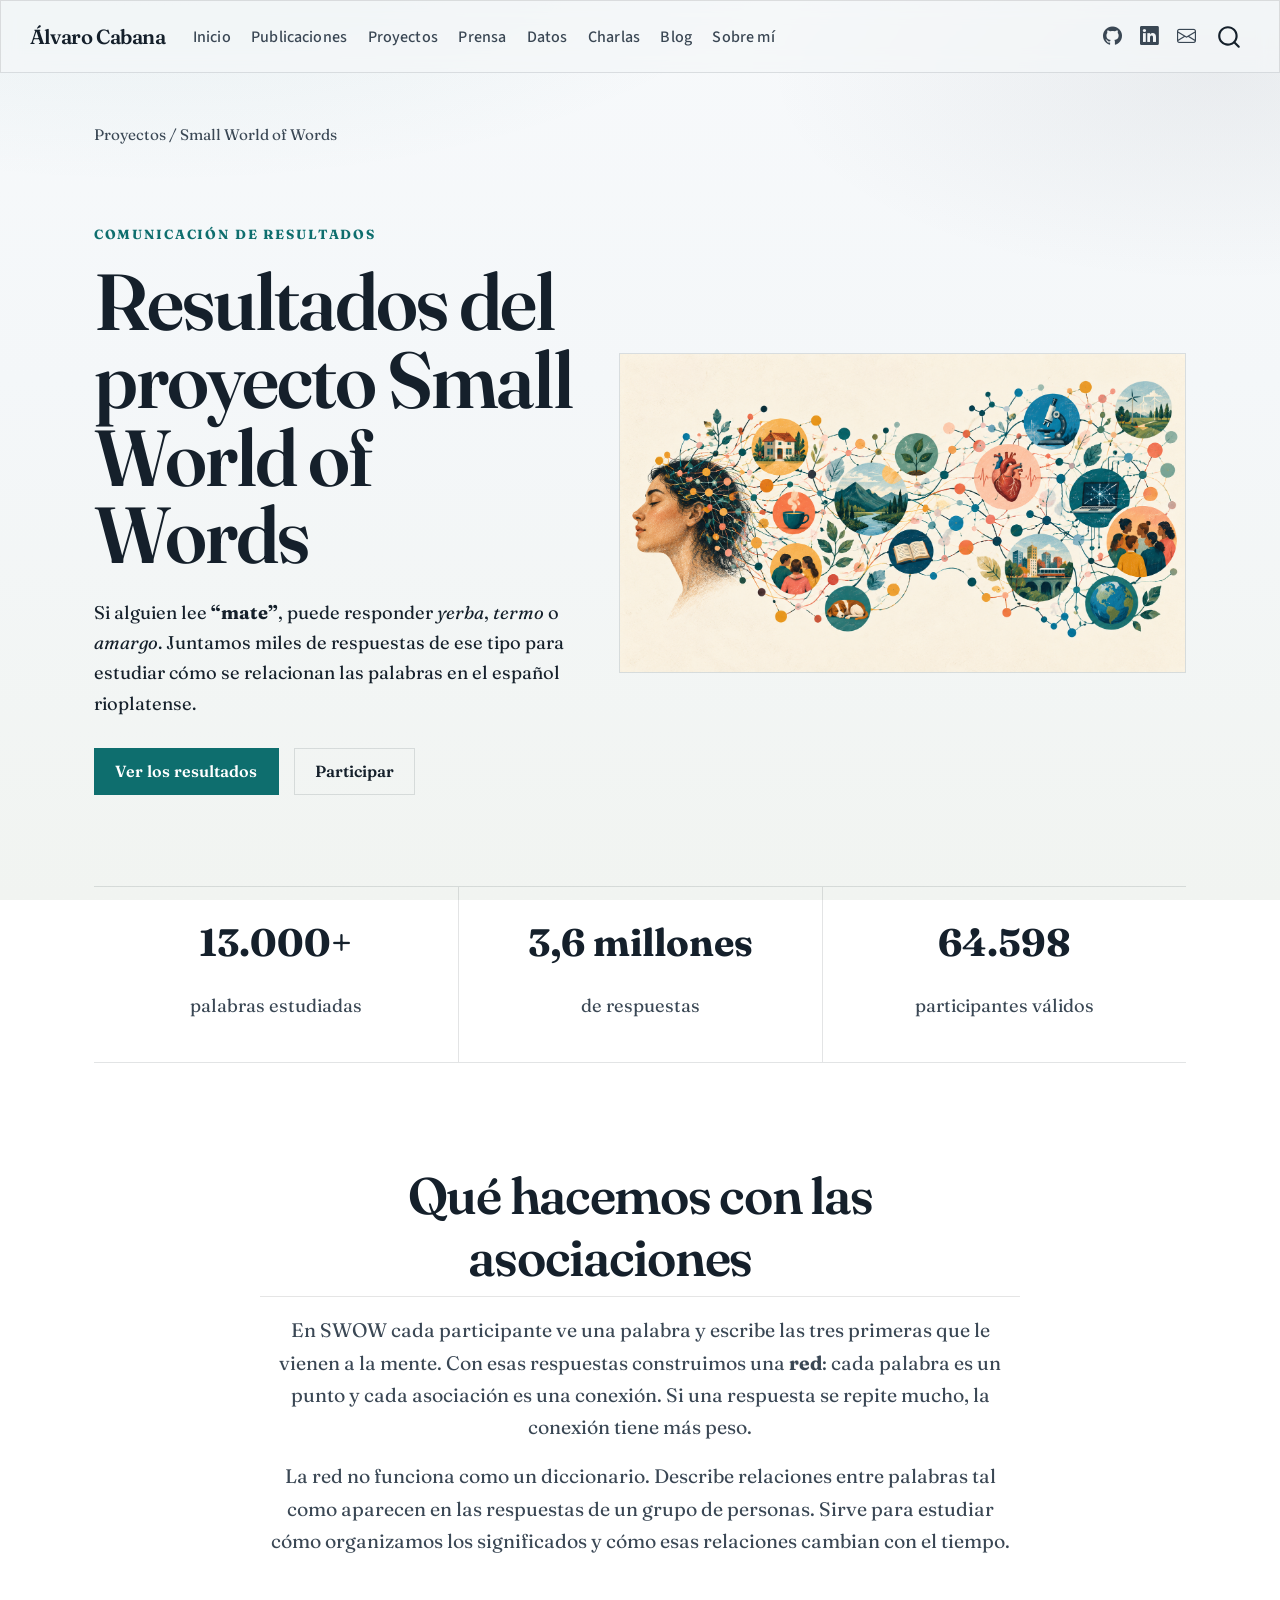
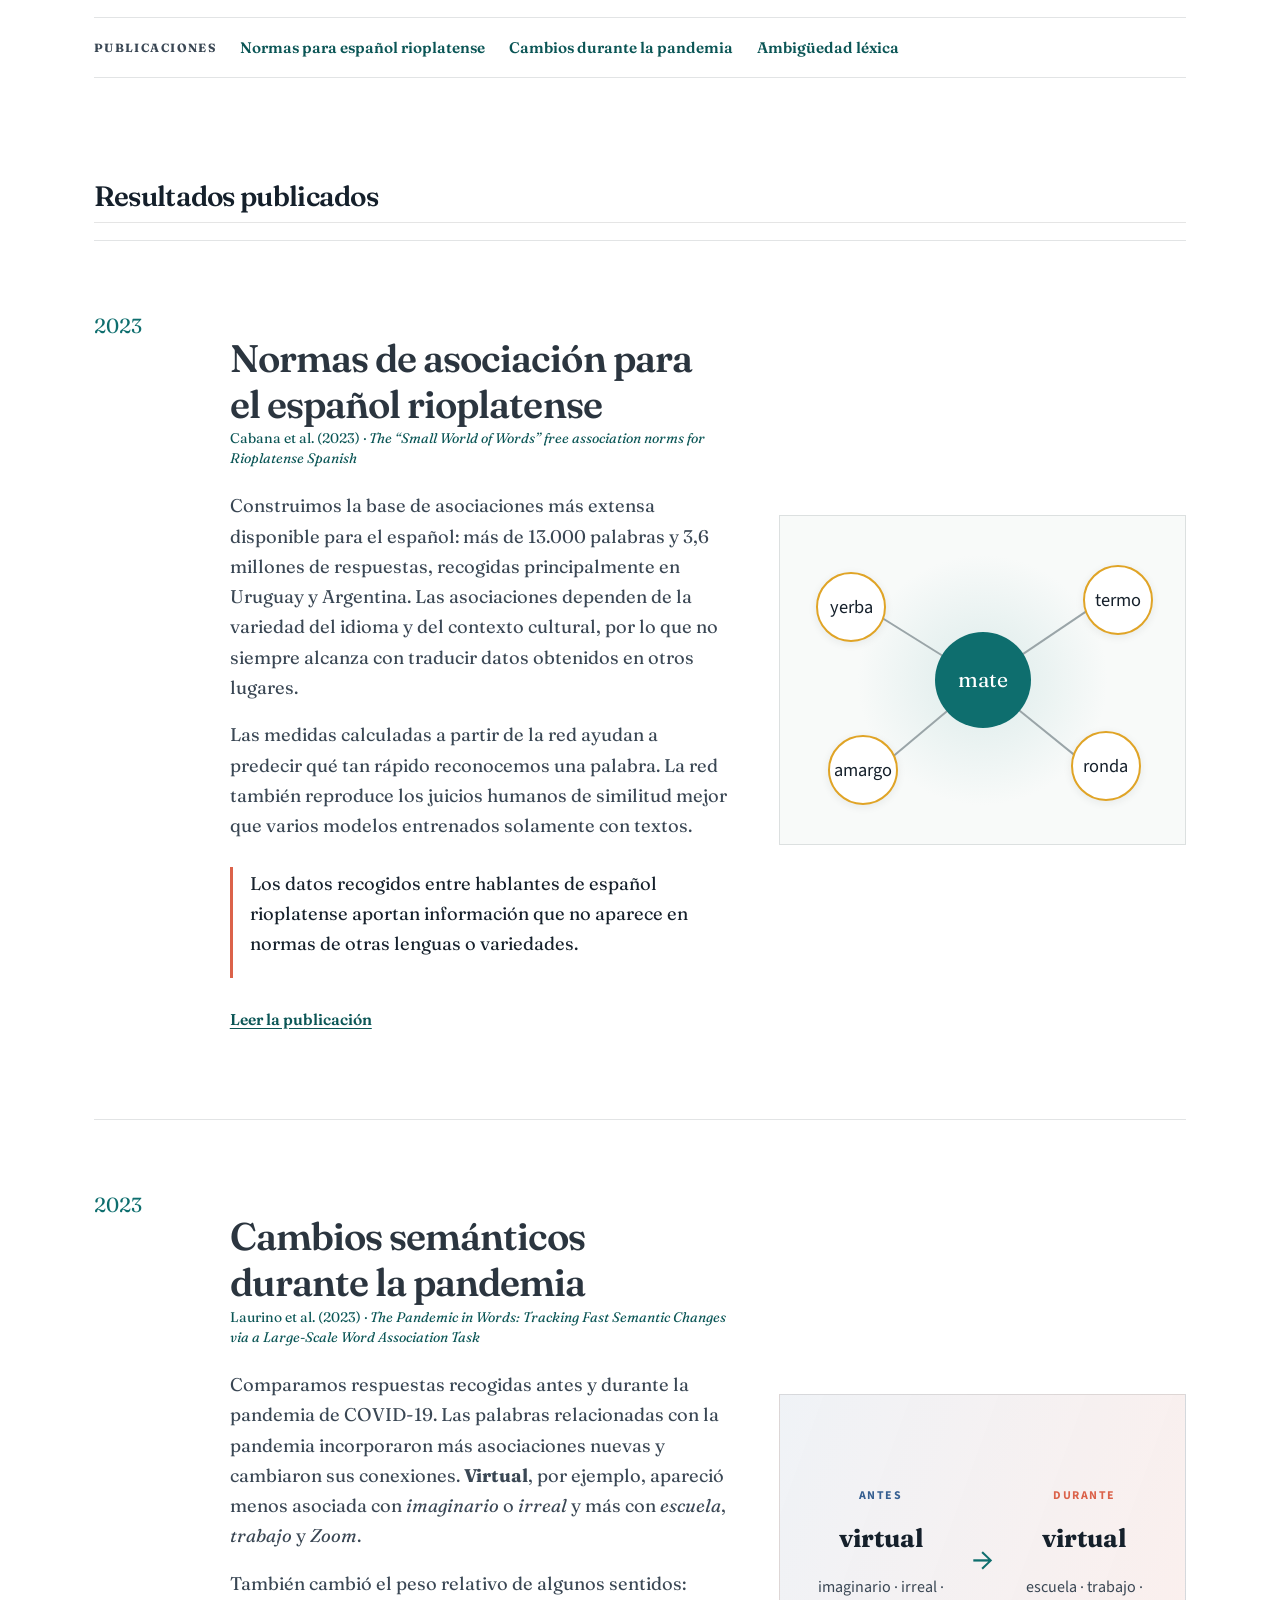
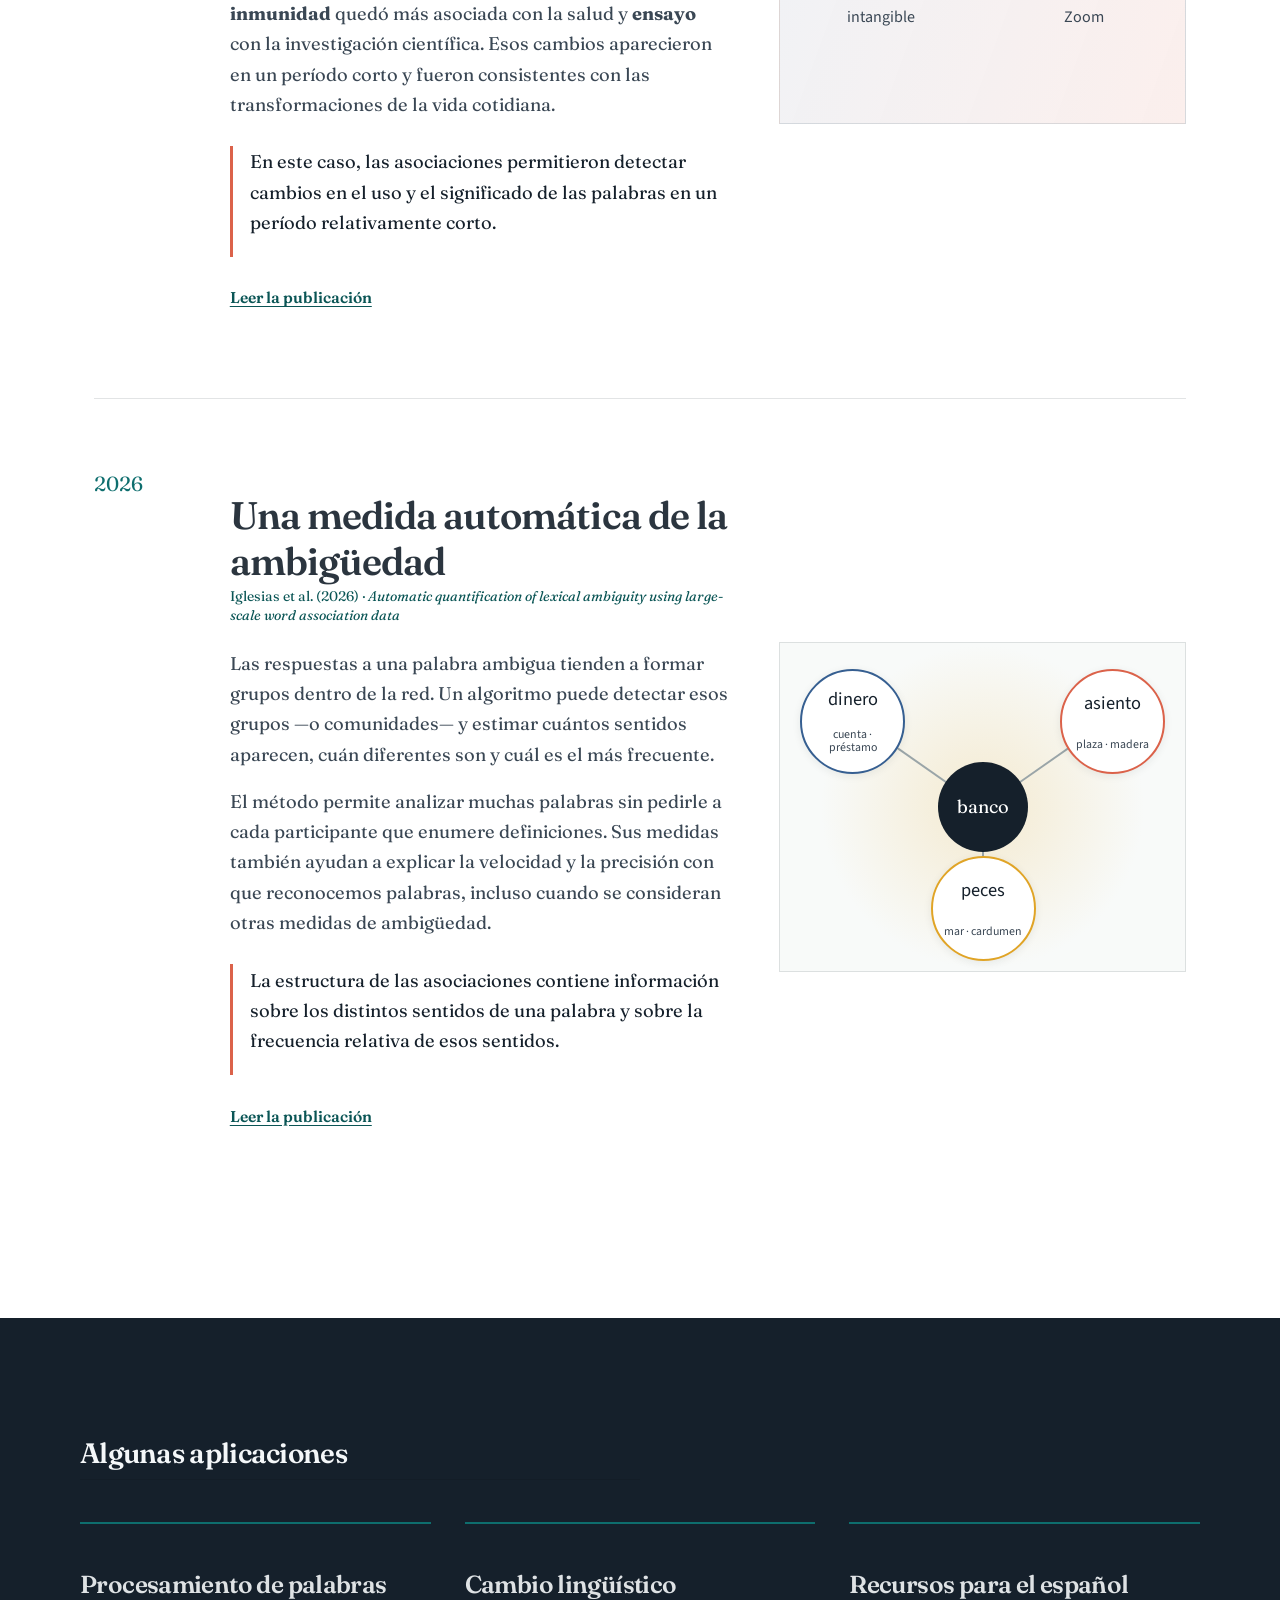
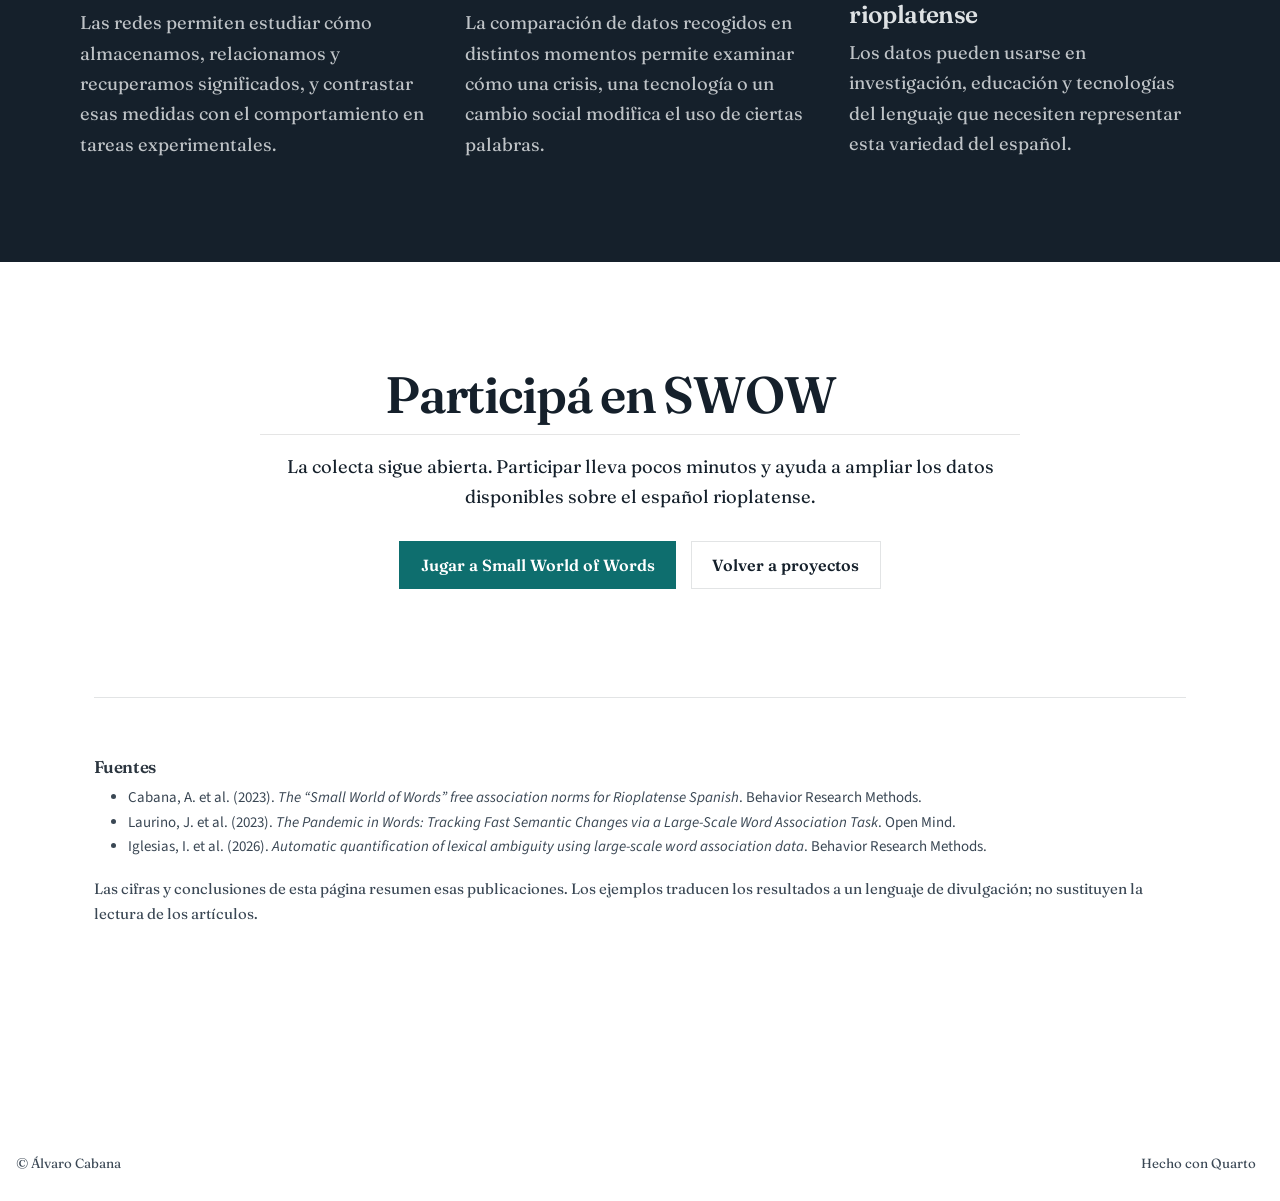
<file: docs/swow-resultados.html>
<!DOCTYPE html>
<html xmlns="http://www.w3.org/1999/xhtml" lang="es" xml:lang="es"><head>

<meta charset="utf-8">
<meta name="generator" content="quarto-1.9.38">

<meta name="viewport" content="width=device-width, initial-scale=1.0, user-scalable=yes">

<meta name="description" content="Qué aprendimos sobre las palabras, sus conexiones y sus cambios a partir del proyecto Small World of Words en español rioplatense.">

<title>Resultados del proyecto SWOW – Álvaro Cabana</title>
<style>
/* Default styles provided by pandoc.
** See https://pandoc.org/MANUAL.html#variables-for-html for config info.
*/
code{white-space: pre-wrap;}
span.smallcaps{font-variant: small-caps;}
div.columns{display: flex; gap: min(4vw, 1.5em);}
div.column{flex: auto; overflow-x: auto;}
div.hanging-indent{margin-left: 1.5em; text-indent: -1.5em;}
ul.task-list{list-style: none;}
ul.task-list li input[type="checkbox"] {
  width: 0.8em;
  margin: 0 0.8em 0.2em -1em; /* quarto-specific, see https://github.com/quarto-dev/quarto-cli/issues/4556 */ 
  vertical-align: middle;
}
</style>


<script src="site_libs/quarto-nav/quarto-nav.js"></script>
<script src="site_libs/quarto-nav/headroom.min.js"></script>
<script src="site_libs/clipboard/clipboard.min.js"></script>
<script src="site_libs/quarto-search/autocomplete.umd.js"></script>
<script src="site_libs/quarto-search/fuse.min.js"></script>
<script src="site_libs/quarto-search/quarto-search.js"></script>
<meta name="quarto:offset" content="./">
<link href="./assets/favicon.svg" rel="icon" type="image/svg+xml">
<script src="site_libs/quarto-html/quarto.js" type="module"></script>
<script src="site_libs/quarto-html/tabsets/tabsets.js" type="module"></script>
<script src="site_libs/quarto-html/popper.min.js"></script>
<script src="site_libs/quarto-html/tippy.umd.min.js"></script>
<script src="site_libs/quarto-html/anchor.min.js"></script>
<link href="site_libs/quarto-html/tippy.css" rel="stylesheet">
<link href="site_libs/quarto-html/quarto-syntax-highlighting-15634bcf2e68342d4ad2dfa704d543f6.css" rel="stylesheet" id="quarto-text-highlighting-styles">
<script src="site_libs/bootstrap/bootstrap.min.js"></script>
<link href="site_libs/bootstrap/bootstrap-icons.css" rel="stylesheet">
<link href="site_libs/bootstrap/bootstrap-a984869448fb007b6d1fd2f09e88206d.min.css" rel="stylesheet" append-hash="true" id="quarto-bootstrap" data-mode="light">
<script id="quarto-search-options" type="application/json">{
  "location": "navbar",
  "copy-button": false,
  "collapse-after": 3,
  "panel-placement": "end",
  "type": "overlay",
  "limit": 50,
  "keyboard-shortcut": [
    "f",
    "/",
    "s"
  ],
  "show-item-context": false,
  "language": {
    "search-no-results-text": "No se han encontrado resultados",
    "search-matching-documents-text": "documentos encontrados",
    "search-copy-link-title": "Copiar el enlace en la búsqueda",
    "search-hide-matches-text": "Ocultar resultados adicionales",
    "search-more-match-text": "resultado adicional en este documento",
    "search-more-matches-text": "resultados adicionales en este documento",
    "search-clear-button-title": "Borrar",
    "search-text-placeholder": "",
    "search-detached-cancel-button-title": "Cancelar",
    "search-submit-button-title": "Enviar",
    "search-label": "Buscar"
  }
}</script>
<style>html{ scroll-behavior: smooth; }</style>
<link rel="preconnect" href="https://fonts.googleapis.com">
<link rel="preconnect" href="https://fonts.gstatic.com" crossorigin="">
<link href="https://fonts.googleapis.com/css2?family=Fraunces:opsz,wght@9..144,500;9..144,600;9..144,700&amp;family=Source+Sans+3:ital,wght@0,400;0,500;0,600;1,400&amp;display=swap" rel="stylesheet">


<link rel="stylesheet" href="custom.css">
</head>

<body class="nav-fixed quarto-light">

<div id="quarto-search-results"></div>
  <header id="quarto-header" class="headroom fixed-top">
    <nav class="navbar navbar-expand-lg " data-bs-theme="dark">
      <div class="navbar-container container-fluid">
      <div class="navbar-brand-container mx-auto">
    <a class="navbar-brand" href="./index.html">
    <span class="navbar-title">Álvaro Cabana</span>
    </a>
  </div>
            <div id="quarto-search" class="" title="Buscar"></div>
          <button class="navbar-toggler" type="button" data-bs-toggle="collapse" data-bs-target="#navbarCollapse" aria-controls="navbarCollapse" role="menu" aria-expanded="false" aria-label="Navegación de palanca" onclick="if (window.quartoToggleHeadroom) { window.quartoToggleHeadroom(); }">
  <span class="navbar-toggler-icon"></span>
</button>
          <div class="collapse navbar-collapse" id="navbarCollapse">
            <ul class="navbar-nav navbar-nav-scroll me-auto">
  <li class="nav-item">
    <a class="nav-link" href="./index.html"> 
<span class="menu-text">Inicio</span></a>
  </li>  
  <li class="nav-item">
    <a class="nav-link" href="./publi.html"> 
<span class="menu-text">Publicaciones</span></a>
  </li>  
  <li class="nav-item">
    <a class="nav-link" href="./proyectos.html"> 
<span class="menu-text">Proyectos</span></a>
  </li>  
  <li class="nav-item">
    <a class="nav-link" href="./prensa.html"> 
<span class="menu-text">Prensa</span></a>
  </li>  
  <li class="nav-item">
    <a class="nav-link" href="./datos.html"> 
<span class="menu-text">Datos</span></a>
  </li>  
  <li class="nav-item">
    <a class="nav-link" href="./charlas.html"> 
<span class="menu-text">Charlas</span></a>
  </li>  
  <li class="nav-item">
    <a class="nav-link" href="./blog.html"> 
<span class="menu-text">Blog</span></a>
  </li>  
  <li class="nav-item">
    <a class="nav-link" href="./about.html"> 
<span class="menu-text">Sobre mí</span></a>
  </li>  
</ul>
            <ul class="navbar-nav navbar-nav-scroll ms-auto">
  <li class="nav-item compact">
    <a class="nav-link" href="https://github.com/almadana"> <i class="bi bi-github" role="img" aria-label="GitHub">
</i> 
<span class="menu-text"></span></a>
  </li>  
  <li class="nav-item compact">
    <a class="nav-link" href="https://uy.linkedin.com/in/%25C3%25A1lvaro-cabana-76b44934"> <i class="bi bi-linkedin" role="img" aria-label="LinkedIn">
</i> 
<span class="menu-text"></span></a>
  </li>  
  <li class="nav-item compact">
    <a class="nav-link" href="mailto:acabana@psico.edu.uy"> <i class="bi bi-envelope" role="img" aria-label="Email">
</i> 
<span class="menu-text"></span></a>
  </li>  
</ul>
          </div> <!-- /navcollapse -->
            <div class="quarto-navbar-tools">
</div>
      </div> <!-- /container-fluid -->
    </nav>
</header>
<!-- content -->
<div id="quarto-content" class="quarto-container page-columns page-rows-contents page-layout-full page-navbar">
<!-- sidebar -->
<!-- margin-sidebar -->
    
<!-- main -->
<main class="content column-page" id="quarto-document-content">

<header id="title-block-header" class="quarto-title-block default">
<div class="quarto-title">
<h1 class="title">Resultados del proyecto SWOW</h1>
</div>

<div>
  <div class="description">
    Qué aprendimos sobre las palabras, sus conexiones y sus cambios a partir del proyecto Small World of Words en español rioplatense.
  </div>
</div>


<div class="quarto-title-meta column-page">

    
  
    
  </div>
  


</header>


<div class="swow-page">
<div class="swow-breadcrumb">
<p><a href="./proyectos.html">Proyectos</a> / Small World of Words</p>
</div>
<div class="swow-hero">
<div class="swow-hero__copy">
<p class="swow-kicker">
COMUNICACIÓN DE RESULTADOS
</p>
<section id="resultados-del-proyecto-small-world-of-words" class="level1">
<h1>Resultados del proyecto Small World of Words</h1>
<p>Si alguien lee <strong>“mate”</strong>, puede responder <em>yerba</em>, <em>termo</em> o <em>amargo</em>. Juntamos miles de respuestas de ese tipo para estudiar cómo se relacionan las palabras en el español rioplatense.</p>
<p><a href="#hallazgos" class="btn-main">Ver los resultados</a> <a href="https://smallworldofwords.org/es-UY" class="btn-ghost">Participar</a></p>
</section>
</div>
<div class="swow-hero__visual">
<p><img src="assets/swow-red-semantica.png" class="img-fluid" alt="Ilustración de una red de conceptos conectados que cambia a medida que incorpora experiencias sociales, tecnológicas y sanitarias."></p>
</div>
</div>
<div class="swow-strip">
<div class="swow-stat">
<p><strong>13.000+</strong></p>
<p>palabras estudiadas</p>
</div>
<div class="swow-stat">
<p><strong>3,6 millones</strong></p>
<p>de respuestas</p>
</div>
<div class="swow-stat">
<p><strong>64.598</strong></p>
<p>participantes válidos</p>
</div>
</div>
<section id="qué-hacemos-con-las-asociaciones" class="level2 swow-intro">
<h2 class="anchored" data-anchor-id="qué-hacemos-con-las-asociaciones">Qué hacemos con las asociaciones</h2>
<p>En SWOW cada participante ve una palabra y escribe las tres primeras que le vienen a la mente. Con esas respuestas construimos una <strong>red</strong>: cada palabra es un punto y cada asociación es una conexión. Si una respuesta se repite mucho, la conexión tiene más peso.</p>
<p>La red no funciona como un diccionario. Describe relaciones entre palabras tal como aparecen en las respuestas de un grupo de personas. Sirve para estudiar cómo organizamos los significados y cómo esas relaciones cambian con el tiempo.</p>
</section>
<div class="swow-article-nav">
<p><span>PUBLICACIONES</span></p>
<p><a href="#articulo-normas">Normas para español rioplatense</a> <a href="#articulo-pandemia">Cambios durante la pandemia</a> <a href="#articulo-ambiguedad">Ambigüedad léxica</a></p>
</div>
<div id="hallazgos" class="swow-findings">
<section id="resultados-publicados" class="level2">
<h2 class="anchored" data-anchor-id="resultados-publicados">Resultados publicados</h2>
<div id="articulo-normas" class="swow-result">
<div class="swow-result__number">
<p>2023</p>
</div>
<section id="normas-de-asociación-para-el-español-rioplatense" class="level3 swow-result__body">
<h3 class="anchored" data-anchor-id="normas-de-asociación-para-el-español-rioplatense">Normas de asociación para el español rioplatense</h3>
<p class="swow-citation">
Cabana et al.&nbsp;(2023) · <em>The “Small World of Words” free association norms for Rioplatense Spanish</em>
</p>
<p>Construimos la base de asociaciones más extensa disponible para el español: más de 13.000 palabras y 3,6 millones de respuestas, recogidas principalmente en Uruguay y Argentina. Las asociaciones dependen de la variedad del idioma y del contexto cultural, por lo que no siempre alcanza con traducir datos obtenidos en otros lugares.</p>
<p>Las medidas calculadas a partir de la red ayudan a predecir qué tan rápido reconocemos una palabra. La red también reproduce los juicios humanos de similitud mejor que varios modelos entrenados solamente con textos.</p>
<div class="swow-takeaway">
<p>Los datos recogidos entre hablantes de español rioplatense aportan información que no aparece en normas de otras lenguas o variedades.</p>
</div>
<p><a href="https://doi.org/10.3758/s13428-023-02070-z" class="swow-paper-link">Leer la publicación</a></p>
</section>
<div class="swow-result__graphic swow-network-demo" aria-label="Ejemplo de una red de asociaciones alrededor de la palabra mate">
<i class="graph-edge graph-edge--na" aria-hidden="true"></i> <i class="graph-edge graph-edge--nb" aria-hidden="true"></i> <i class="graph-edge graph-edge--nc" aria-hidden="true"></i> <i class="graph-edge graph-edge--nd" aria-hidden="true"></i>
<div class="network-word network-word--center">
mate
</div>
<div class="network-word network-word--a">
yerba
</div>
<div class="network-word network-word--b">
termo
</div>
<div class="network-word network-word--c">
amargo
</div>
<div class="network-word network-word--d">
ronda
</div>
</div>
</div>
<div id="articulo-pandemia" class="swow-result swow-result--reverse">
<div class="swow-result__number">
<p>2023</p>
</div>
<section id="cambios-semánticos-durante-la-pandemia" class="level3 swow-result__body">
<h3 class="anchored" data-anchor-id="cambios-semánticos-durante-la-pandemia">Cambios semánticos durante la pandemia</h3>
<p class="swow-citation">
Laurino et al.&nbsp;(2023) · <em>The Pandemic in Words: Tracking Fast Semantic Changes via a Large-Scale Word Association Task</em>
</p>
<p>Comparamos respuestas recogidas antes y durante la pandemia de COVID-19. Las palabras relacionadas con la pandemia incorporaron más asociaciones nuevas y cambiaron sus conexiones. <strong>Virtual</strong>, por ejemplo, apareció menos asociada con <em>imaginario</em> o <em>irreal</em> y más con <em>escuela</em>, <em>trabajo</em> y <em>Zoom</em>.</p>
<p>También cambió el peso relativo de algunos sentidos: <strong>inmunidad</strong> quedó más asociada con la salud y <strong>ensayo</strong> con la investigación científica. Esos cambios aparecieron en un período corto y fueron consistentes con las transformaciones de la vida cotidiana.</p>
<div class="swow-takeaway">
<p>En este caso, las asociaciones permitieron detectar cambios en el uso y el significado de las palabras en un período relativamente corto.</p>
</div>
<p><a href="https://doi.org/10.1162/opmi_a_00081" class="swow-paper-link">Leer la publicación</a></p>
</section>
<div class="swow-result__graphic swow-shift" aria-label="Cambio de asociaciones de la palabra virtual antes y durante la pandemia">
<div class="shift-era">
<span>ANTES</span><b>virtual</b><small>imaginario · irreal · intangible</small>
</div>
<div class="shift-arrow" aria-hidden="true">
→
</div>
<div class="shift-era shift-era--after">
<span>DURANTE</span><b>virtual</b><small>escuela · trabajo · Zoom</small>
</div>
</div>
</div>
<div id="articulo-ambiguedad" class="swow-result">
<div class="swow-result__number">
<p>2026</p>
</div>
<section id="una-medida-automática-de-la-ambigüedad" class="level3 swow-result__body">
<h3 class="anchored" data-anchor-id="una-medida-automática-de-la-ambigüedad">Una medida automática de la ambigüedad</h3>
<p class="swow-citation">
Iglesias et al.&nbsp;(2026) · <em>Automatic quantification of lexical ambiguity using large-scale word association data</em>
</p>
<p>Las respuestas a una palabra ambigua tienden a formar grupos dentro de la red. Un algoritmo puede detectar esos grupos —o comunidades— y estimar cuántos sentidos aparecen, cuán diferentes son y cuál es el más frecuente.</p>
<p>El método permite analizar muchas palabras sin pedirle a cada participante que enumere definiciones. Sus medidas también ayudan a explicar la velocidad y la precisión con que reconocemos palabras, incluso cuando se consideran otras medidas de ambigüedad.</p>
<div class="swow-takeaway">
<p>La estructura de las asociaciones contiene información sobre los distintos sentidos de una palabra y sobre la frecuencia relativa de esos sentidos.</p>
</div>
<p><a href="https://doi.org/10.3758/s13428-026-03050-9" class="swow-paper-link">Leer la publicación</a></p>
</section>
<div class="swow-result__graphic swow-ambiguity" aria-label="Una palabra central conectada con tres grupos de significado">
<i class="graph-edge graph-edge--ao" aria-hidden="true"></i> <i class="graph-edge graph-edge--at" aria-hidden="true"></i> <i class="graph-edge graph-edge--ah" aria-hidden="true"></i>
<div class="ambiguity-core">
banco
</div>
<div class="meaning meaning--one">
dinero<br><small>cuenta · préstamo</small>
</div>
<div class="meaning meaning--two">
asiento<br><small>plaza · madera</small>
</div>
<div class="meaning meaning--three">
peces<br><small>mar · cardumen</small>
</div>
</div>
</div>
</section>
</div>
<div class="swow-why">
<section id="algunas-aplicaciones" class="level2 swow-why__title">
<h2 class="anchored" data-anchor-id="algunas-aplicaciones">Algunas aplicaciones</h2>
</section>
<div class="swow-why__grid">
<section id="procesamiento-de-palabras" class="level3 swow-why__item">
<h3 class="anchored" data-anchor-id="procesamiento-de-palabras">Procesamiento de palabras</h3>
<p>Las redes permiten estudiar cómo almacenamos, relacionamos y recuperamos significados, y contrastar esas medidas con el comportamiento en tareas experimentales.</p>
</section>
<section id="cambio-lingüístico" class="level3 swow-why__item">
<h3 class="anchored" data-anchor-id="cambio-lingüístico">Cambio lingüístico</h3>
<p>La comparación de datos recogidos en distintos momentos permite examinar cómo una crisis, una tecnología o un cambio social modifica el uso de ciertas palabras.</p>
</section>
<section id="recursos-para-el-español-rioplatense" class="level3 swow-why__item">
<h3 class="anchored" data-anchor-id="recursos-para-el-español-rioplatense">Recursos para el español rioplatense</h3>
<p>Los datos pueden usarse en investigación, educación y tecnologías del lenguaje que necesiten representar esta variedad del español.</p>
</section>
</div>
</div>
<section id="participá-en-swow" class="level2 swow-cta">
<h2 class="anchored" data-anchor-id="participá-en-swow">Participá en SWOW</h2>
<p>La colecta sigue abierta. Participar lleva pocos minutos y ayuda a ampliar los datos disponibles sobre el español rioplatense.</p>
<p><a href="https://smallworldofwords.org/es-UY" class="btn-main">Jugar a Small World of Words</a> <a href="./proyectos.html" class="btn-ghost">Volver a proyectos</a></p>
</section>
<section id="fuentes" class="level3 swow-notes">
<h3 class="anchored" data-anchor-id="fuentes">Fuentes</h3>
<ul>
<li>Cabana, A. et al.&nbsp;(2023). <em>The “Small World of Words” free association norms for Rioplatense Spanish</em>. Behavior Research Methods.</li>
<li>Laurino, J. et al.&nbsp;(2023). <em>The Pandemic in Words: Tracking Fast Semantic Changes via a Large-Scale Word Association Task</em>. Open Mind.</li>
<li>Iglesias, I. et al.&nbsp;(2026). <em>Automatic quantification of lexical ambiguity using large-scale word association data</em>. Behavior Research Methods.</li>
</ul>
<p>Las cifras y conclusiones de esta página resumen esas publicaciones. Los ejemplos traducen los resultados a un lenguaje de divulgación; no sustituyen la lectura de los artículos.</p>
</section>
</div>



</main> <!-- /main -->
<script id="quarto-html-after-body" type="application/javascript">
  window.document.addEventListener("DOMContentLoaded", function (event) {
    const icon = "";
    const anchorJS = new window.AnchorJS();
    anchorJS.options = {
      placement: 'right',
      icon: icon
    };
    anchorJS.add('.anchored');
    const isCodeAnnotation = (el) => {
      for (const clz of el.classList) {
        if (clz.startsWith('code-annotation-')) {                     
          return true;
        }
      }
      return false;
    }
    const onCopySuccess = function(e) {
      // button target
      const button = e.trigger;
      // don't keep focus
      button.blur();
      // flash "checked"
      button.classList.add('code-copy-button-checked');
      var currentTitle = button.getAttribute("title");
      button.setAttribute("title", "Copiado");
      let tooltip;
      if (window.bootstrap) {
        button.setAttribute("data-bs-toggle", "tooltip");
        button.setAttribute("data-bs-placement", "left");
        button.setAttribute("data-bs-title", "Copiado");
        tooltip = new bootstrap.Tooltip(button, 
          { trigger: "manual", 
            customClass: "code-copy-button-tooltip",
            offset: [0, -8]});
        tooltip.show();    
      }
      setTimeout(function() {
        if (tooltip) {
          tooltip.hide();
          button.removeAttribute("data-bs-title");
          button.removeAttribute("data-bs-toggle");
          button.removeAttribute("data-bs-placement");
        }
        button.setAttribute("title", currentTitle);
        button.classList.remove('code-copy-button-checked');
      }, 1000);
      // clear code selection
      e.clearSelection();
    }
    const getTextToCopy = function(trigger) {
      const outerScaffold = trigger.parentElement.cloneNode(true);
      const codeEl = outerScaffold.querySelector('code');
      for (const childEl of codeEl.children) {
        if (isCodeAnnotation(childEl)) {
          childEl.remove();
        }
      }
      return codeEl.innerText;
    }
    const clipboard = new window.ClipboardJS('.code-copy-button:not([data-in-quarto-modal])', {
      text: getTextToCopy
    });
    clipboard.on('success', onCopySuccess);
    if (window.document.getElementById('quarto-embedded-source-code-modal')) {
      const clipboardModal = new window.ClipboardJS('.code-copy-button[data-in-quarto-modal]', {
        text: getTextToCopy,
        container: window.document.getElementById('quarto-embedded-source-code-modal')
      });
      clipboardModal.on('success', onCopySuccess);
    }
      var localhostRegex = new RegExp(/^(?:http|https):\/\/localhost\:?[0-9]*\//);
      var mailtoRegex = new RegExp(/^mailto:/);
        var filterRegex = new RegExp("https:\/\/alvarocabana\.uy");
      var isInternal = (href) => {
          return filterRegex.test(href) || localhostRegex.test(href) || mailtoRegex.test(href);
      }
      // Inspect non-navigation links and adorn them if external
     var links = window.document.querySelectorAll('a[href]:not(.nav-link):not(.navbar-brand):not(.toc-action):not(.sidebar-link):not(.sidebar-item-toggle):not(.pagination-link):not(.no-external):not([aria-hidden]):not(.dropdown-item):not(.quarto-navigation-tool):not(.about-link)');
      for (var i=0; i<links.length; i++) {
        const link = links[i];
        if (!isInternal(link.href)) {
          // undo the damage that might have been done by quarto-nav.js in the case of
          // links that we want to consider external
          if (link.dataset.originalHref !== undefined) {
            link.href = link.dataset.originalHref;
          }
            // target, if specified
            link.setAttribute("target", "_blank");
            if (link.getAttribute("rel") === null) {
              link.setAttribute("rel", "noopener");
            }
        }
      }
    function tippyHover(el, contentFn, onTriggerFn, onUntriggerFn) {
      const config = {
        allowHTML: true,
        maxWidth: 500,
        delay: 100,
        arrow: false,
        appendTo: function(el) {
            return el.parentElement;
        },
        interactive: true,
        interactiveBorder: 10,
        theme: 'quarto',
        placement: 'bottom-start',
      };
      if (contentFn) {
        config.content = contentFn;
      }
      if (onTriggerFn) {
        config.onTrigger = onTriggerFn;
      }
      if (onUntriggerFn) {
        config.onUntrigger = onUntriggerFn;
      }
      window.tippy(el, config); 
    }
    const noterefs = window.document.querySelectorAll('a[role="doc-noteref"]');
    for (var i=0; i<noterefs.length; i++) {
      const ref = noterefs[i];
      tippyHover(ref, function() {
        // use id or data attribute instead here
        let href = ref.getAttribute('data-footnote-href') || ref.getAttribute('href');
        try { href = new URL(href).hash; } catch {}
        const id = href.replace(/^#\/?/, "");
        const note = window.document.getElementById(id);
        if (note) {
          return note.innerHTML;
        } else {
          return "";
        }
      });
    }
    const xrefs = window.document.querySelectorAll('a.quarto-xref');
    const processXRef = (id, note) => {
      // Strip column container classes
      const stripColumnClz = (el) => {
        el.classList.remove("page-full", "page-columns");
        if (el.children) {
          for (const child of el.children) {
            stripColumnClz(child);
          }
        }
      }
      stripColumnClz(note)
      if (id === null || id.startsWith('sec-')) {
        // Special case sections, only their first couple elements
        const container = document.createElement("div");
        if (note.children && note.children.length > 2) {
          container.appendChild(note.children[0].cloneNode(true));
          for (let i = 1; i < note.children.length; i++) {
            const child = note.children[i];
            if (child.tagName === "P" && child.innerText === "") {
              continue;
            } else {
              container.appendChild(child.cloneNode(true));
              break;
            }
          }
          if (window.Quarto?.typesetMath) {
            window.Quarto.typesetMath(container);
          }
          return container.innerHTML
        } else {
          if (window.Quarto?.typesetMath) {
            window.Quarto.typesetMath(note);
          }
          return note.innerHTML;
        }
      } else {
        // Remove any anchor links if they are present
        const anchorLink = note.querySelector('a.anchorjs-link');
        if (anchorLink) {
          anchorLink.remove();
        }
        if (window.Quarto?.typesetMath) {
          window.Quarto.typesetMath(note);
        }
        if (note.classList.contains("callout")) {
          return note.outerHTML;
        } else {
          return note.innerHTML;
        }
      }
    }
    for (var i=0; i<xrefs.length; i++) {
      const xref = xrefs[i];
      tippyHover(xref, undefined, function(instance) {
        instance.disable();
        let url = xref.getAttribute('href');
        let hash = undefined; 
        if (url.startsWith('#')) {
          hash = url;
        } else {
          try { hash = new URL(url).hash; } catch {}
        }
        if (hash) {
          const id = hash.replace(/^#\/?/, "");
          const note = window.document.getElementById(id);
          if (note !== null) {
            try {
              const html = processXRef(id, note.cloneNode(true));
              instance.setContent(html);
            } finally {
              instance.enable();
              instance.show();
            }
          } else {
            // See if we can fetch this
            fetch(url.split('#')[0])
            .then(res => res.text())
            .then(html => {
              const parser = new DOMParser();
              const htmlDoc = parser.parseFromString(html, "text/html");
              const note = htmlDoc.getElementById(id);
              if (note !== null) {
                const html = processXRef(id, note);
                instance.setContent(html);
              } 
            }).finally(() => {
              instance.enable();
              instance.show();
            });
          }
        } else {
          // See if we can fetch a full url (with no hash to target)
          // This is a special case and we should probably do some content thinning / targeting
          fetch(url)
          .then(res => res.text())
          .then(html => {
            const parser = new DOMParser();
            const htmlDoc = parser.parseFromString(html, "text/html");
            const note = htmlDoc.querySelector('main.content');
            if (note !== null) {
              // This should only happen for chapter cross references
              // (since there is no id in the URL)
              // remove the first header
              if (note.children.length > 0 && note.children[0].tagName === "HEADER") {
                note.children[0].remove();
              }
              const html = processXRef(null, note);
              instance.setContent(html);
            } 
          }).finally(() => {
            instance.enable();
            instance.show();
          });
        }
      }, function(instance) {
      });
    }
        let selectedAnnoteEl;
        const selectorForAnnotation = ( cell, annotation) => {
          let cellAttr = 'data-code-cell="' + cell + '"';
          let lineAttr = 'data-code-annotation="' +  annotation + '"';
          const selector = 'span[' + cellAttr + '][' + lineAttr + ']';
          return selector;
        }
        const selectCodeLines = (annoteEl) => {
          const doc = window.document;
          const targetCell = annoteEl.getAttribute("data-target-cell");
          const targetAnnotation = annoteEl.getAttribute("data-target-annotation");
          const annoteSpan = window.document.querySelector(selectorForAnnotation(targetCell, targetAnnotation));
          const lines = annoteSpan.getAttribute("data-code-lines").split(",");
          const lineIds = lines.map((line) => {
            return targetCell + "-" + line;
          })
          let top = null;
          let height = null;
          let parent = null;
          if (lineIds.length > 0) {
              //compute the position of the single el (top and bottom and make a div)
              const el = window.document.getElementById(lineIds[0]);
              top = el.offsetTop;
              height = el.offsetHeight;
              parent = el.parentElement.parentElement;
            if (lineIds.length > 1) {
              const lastEl = window.document.getElementById(lineIds[lineIds.length - 1]);
              const bottom = lastEl.offsetTop + lastEl.offsetHeight;
              height = bottom - top;
            }
            if (top !== null && height !== null && parent !== null) {
              // cook up a div (if necessary) and position it 
              let div = window.document.getElementById("code-annotation-line-highlight");
              if (div === null) {
                div = window.document.createElement("div");
                div.setAttribute("id", "code-annotation-line-highlight");
                div.style.position = 'absolute';
                parent.appendChild(div);
              }
              div.style.top = top - 2 + "px";
              div.style.height = height + 4 + "px";
              div.style.left = 0;
              let gutterDiv = window.document.getElementById("code-annotation-line-highlight-gutter");
              if (gutterDiv === null) {
                gutterDiv = window.document.createElement("div");
                gutterDiv.setAttribute("id", "code-annotation-line-highlight-gutter");
                gutterDiv.style.position = 'absolute';
                const codeCell = window.document.getElementById(targetCell);
                const gutter = codeCell.querySelector('.code-annotation-gutter');
                gutter.appendChild(gutterDiv);
              }
              gutterDiv.style.top = top - 2 + "px";
              gutterDiv.style.height = height + 4 + "px";
            }
            selectedAnnoteEl = annoteEl;
          }
        };
        const unselectCodeLines = () => {
          const elementsIds = ["code-annotation-line-highlight", "code-annotation-line-highlight-gutter"];
          elementsIds.forEach((elId) => {
            const div = window.document.getElementById(elId);
            if (div) {
              div.remove();
            }
          });
          selectedAnnoteEl = undefined;
        };
          // Handle positioning of the toggle
      window.addEventListener(
        "resize",
        throttle(() => {
          elRect = undefined;
          if (selectedAnnoteEl) {
            selectCodeLines(selectedAnnoteEl);
          }
        }, 10)
      );
      function throttle(fn, ms) {
      let throttle = false;
      let timer;
        return (...args) => {
          if(!throttle) { // first call gets through
              fn.apply(this, args);
              throttle = true;
          } else { // all the others get throttled
              if(timer) clearTimeout(timer); // cancel #2
              timer = setTimeout(() => {
                fn.apply(this, args);
                timer = throttle = false;
              }, ms);
          }
        };
      }
        // Attach click handler to the DT
        const annoteDls = window.document.querySelectorAll('dt[data-target-cell]');
        for (const annoteDlNode of annoteDls) {
          annoteDlNode.addEventListener('click', (event) => {
            const clickedEl = event.target;
            if (clickedEl !== selectedAnnoteEl) {
              unselectCodeLines();
              const activeEl = window.document.querySelector('dt[data-target-cell].code-annotation-active');
              if (activeEl) {
                activeEl.classList.remove('code-annotation-active');
              }
              selectCodeLines(clickedEl);
              clickedEl.classList.add('code-annotation-active');
            } else {
              // Unselect the line
              unselectCodeLines();
              clickedEl.classList.remove('code-annotation-active');
            }
          });
        }
    const findCites = (el) => {
      const parentEl = el.parentElement;
      if (parentEl) {
        const cites = parentEl.dataset.cites;
        if (cites) {
          return {
            el,
            cites: cites.split(' ')
          };
        } else {
          return findCites(el.parentElement)
        }
      } else {
        return undefined;
      }
    };
    var bibliorefs = window.document.querySelectorAll('a[role="doc-biblioref"]');
    for (var i=0; i<bibliorefs.length; i++) {
      const ref = bibliorefs[i];
      const citeInfo = findCites(ref);
      if (citeInfo) {
        tippyHover(citeInfo.el, function() {
          var popup = window.document.createElement('div');
          citeInfo.cites.forEach(function(cite) {
            var citeDiv = window.document.createElement('div');
            citeDiv.classList.add('hanging-indent');
            citeDiv.classList.add('csl-entry');
            var biblioDiv = window.document.getElementById('ref-' + cite);
            if (biblioDiv) {
              citeDiv.innerHTML = biblioDiv.innerHTML;
            }
            popup.appendChild(citeDiv);
          });
          return popup.innerHTML;
        });
      }
    }
  });
  </script>
</div> <!-- /content -->
<footer class="footer">
  <div class="nav-footer">
    <div class="nav-footer-left">
<p>© Álvaro Cabana</p>
</div>   
    <div class="nav-footer-center">
      &nbsp;
    </div>
    <div class="nav-footer-right">
      <ul class="footer-items list-unstyled">
    <li class="nav-item">
    <a class="nav-link" href="https://quarto.org">
<p>Hecho con Quarto</p>
</a>
  </li>  
</ul>
    </div>
  </div>
</footer>




<script src="site_libs/quarto-html/zenscroll-min.js"></script>
</body></html>
</file>
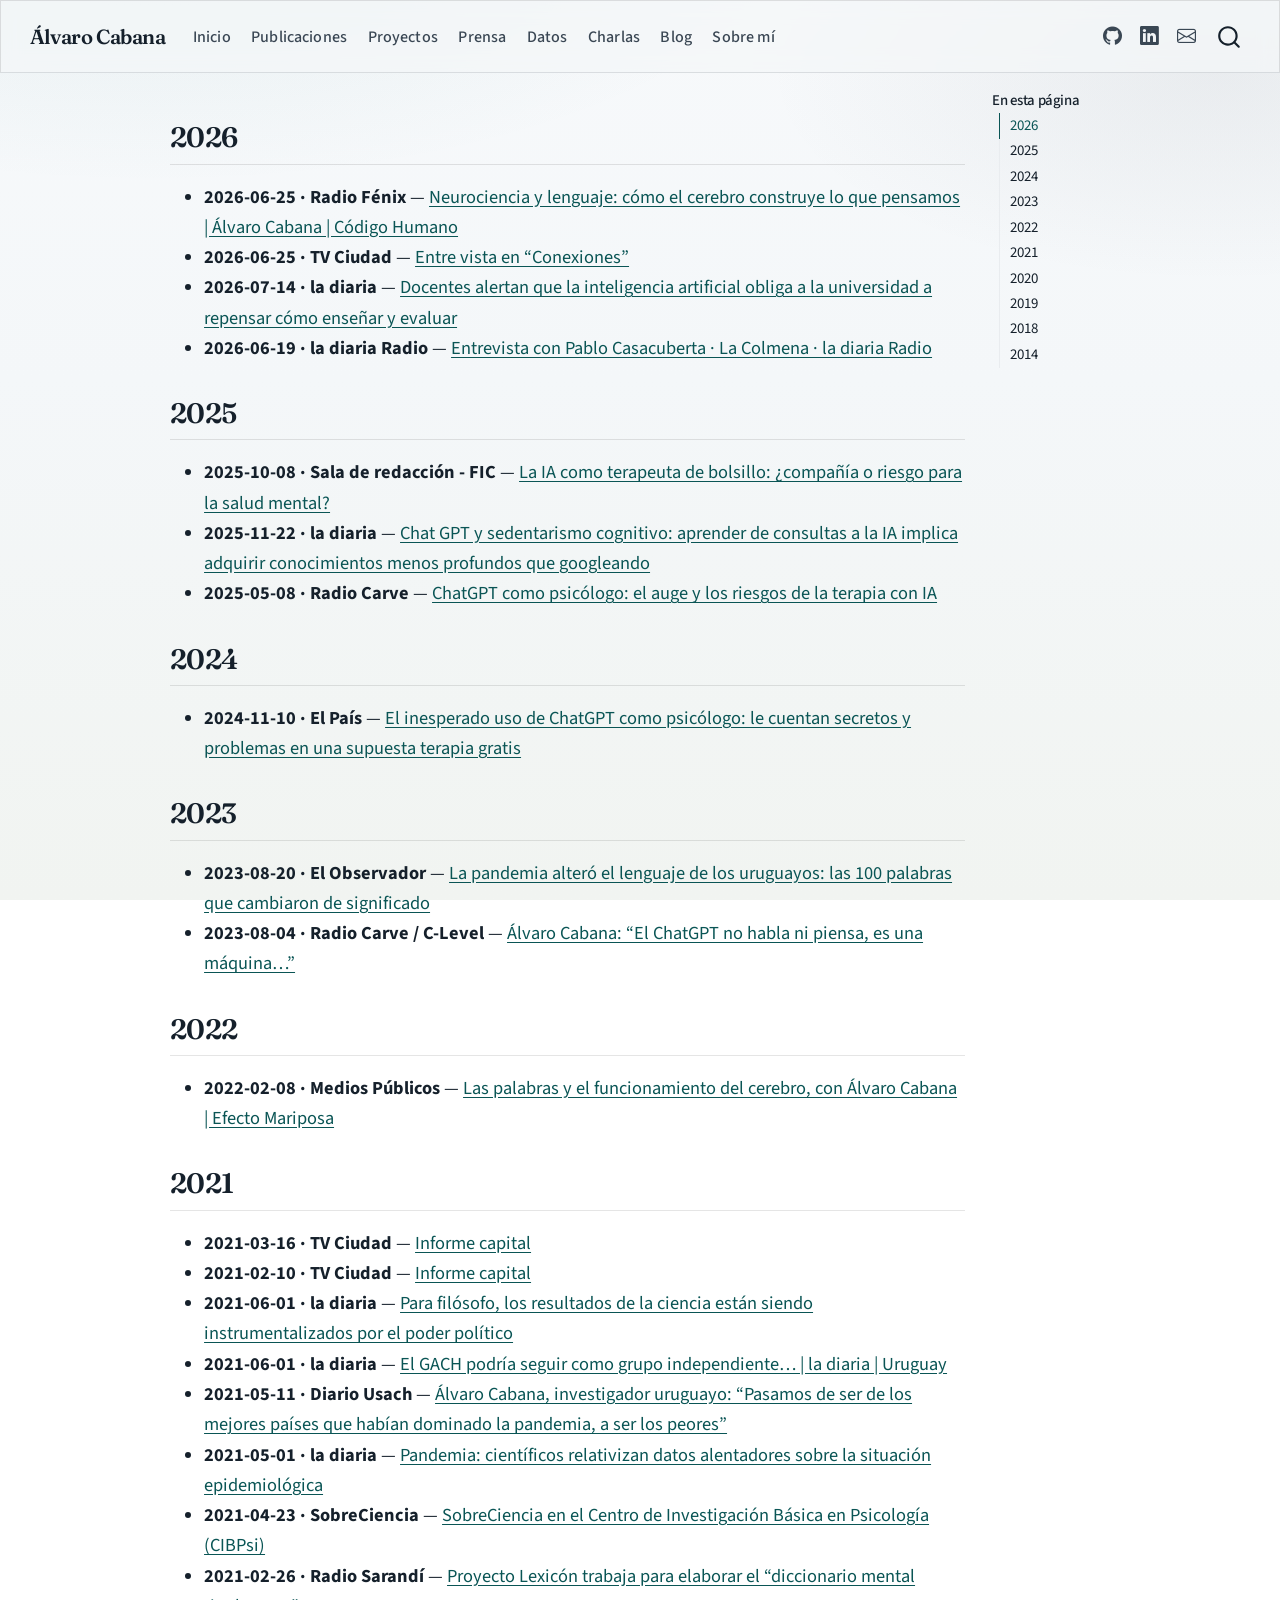
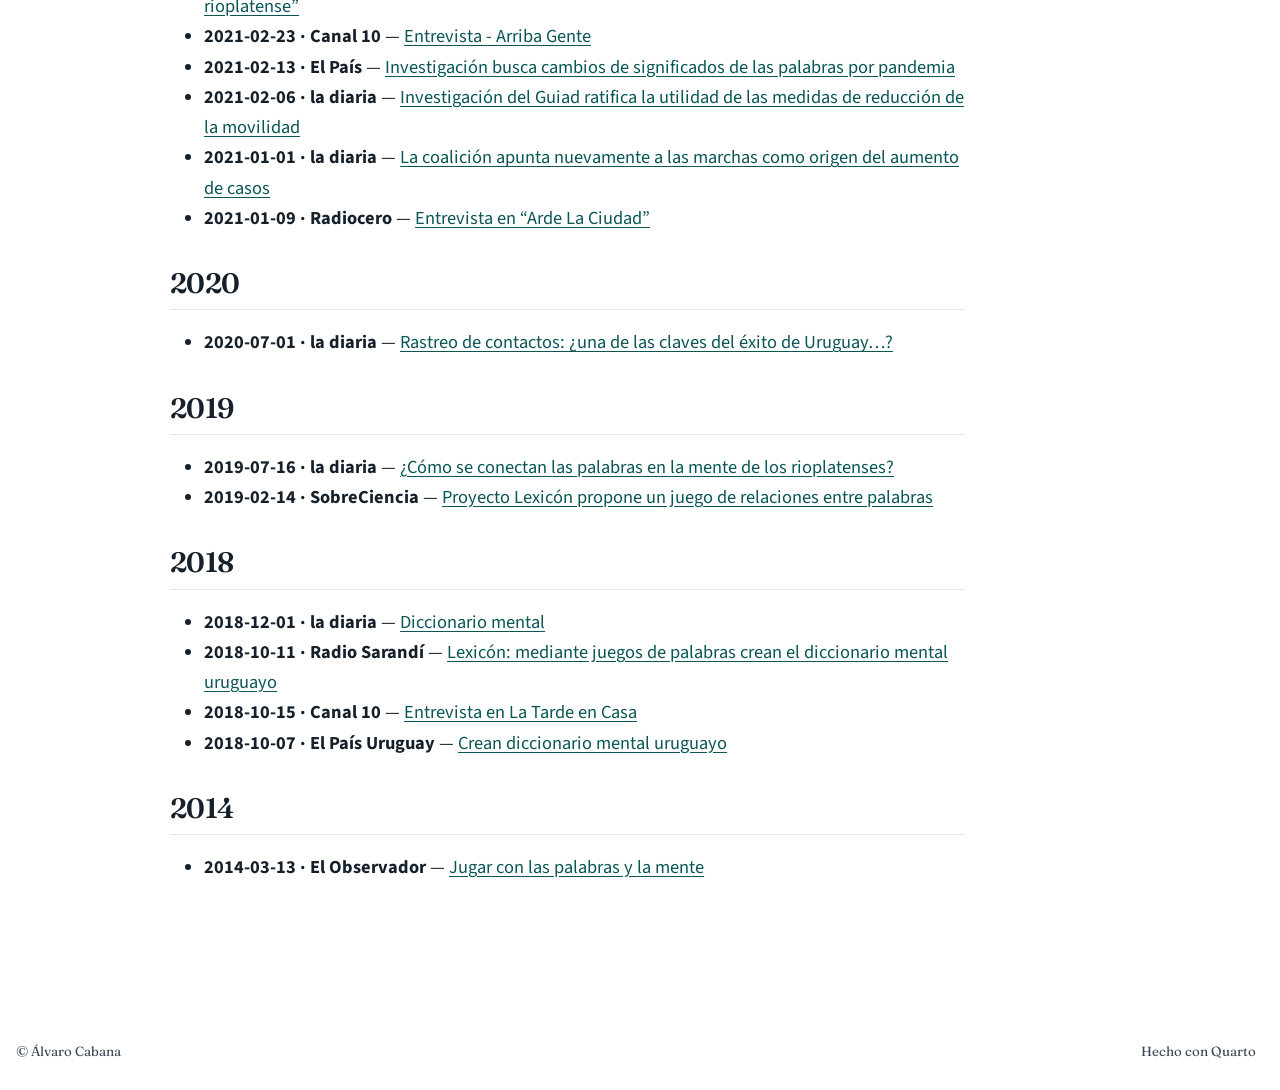
<file: docs/data/prensa.html>
<!DOCTYPE html>
<html xmlns="http://www.w3.org/1999/xhtml" lang="es" xml:lang="es"><head>

<meta charset="utf-8">
<meta name="generator" content="quarto-1.9.38">

<meta name="viewport" content="width=device-width, initial-scale=1.0, user-scalable=yes">


<title>prensa – Álvaro Cabana</title>
<style>
/* Default styles provided by pandoc.
** See https://pandoc.org/MANUAL.html#variables-for-html for config info.
*/
code{white-space: pre-wrap;}
span.smallcaps{font-variant: small-caps;}
div.columns{display: flex; gap: min(4vw, 1.5em);}
div.column{flex: auto; overflow-x: auto;}
div.hanging-indent{margin-left: 1.5em; text-indent: -1.5em;}
ul.task-list{list-style: none;}
ul.task-list li input[type="checkbox"] {
  width: 0.8em;
  margin: 0 0.8em 0.2em -1em; /* quarto-specific, see https://github.com/quarto-dev/quarto-cli/issues/4556 */ 
  vertical-align: middle;
}
</style>


<script src="../site_libs/quarto-nav/quarto-nav.js"></script>
<script src="../site_libs/quarto-nav/headroom.min.js"></script>
<script src="../site_libs/clipboard/clipboard.min.js"></script>
<script src="../site_libs/quarto-search/autocomplete.umd.js"></script>
<script src="../site_libs/quarto-search/fuse.min.js"></script>
<script src="../site_libs/quarto-search/quarto-search.js"></script>
<meta name="quarto:offset" content="../">
<link href="../assets/favicon.svg" rel="icon" type="image/svg+xml">
<script src="../site_libs/quarto-html/quarto.js" type="module"></script>
<script src="../site_libs/quarto-html/tabsets/tabsets.js" type="module"></script>
<script src="../site_libs/quarto-html/popper.min.js"></script>
<script src="../site_libs/quarto-html/tippy.umd.min.js"></script>
<script src="../site_libs/quarto-html/anchor.min.js"></script>
<link href="../site_libs/quarto-html/tippy.css" rel="stylesheet">
<link href="../site_libs/quarto-html/quarto-syntax-highlighting-15634bcf2e68342d4ad2dfa704d543f6.css" rel="stylesheet" id="quarto-text-highlighting-styles">
<script src="../site_libs/bootstrap/bootstrap.min.js"></script>
<link href="../site_libs/bootstrap/bootstrap-icons.css" rel="stylesheet">
<link href="../site_libs/bootstrap/bootstrap-a984869448fb007b6d1fd2f09e88206d.min.css" rel="stylesheet" append-hash="true" id="quarto-bootstrap" data-mode="light">
<script id="quarto-search-options" type="application/json">{
  "location": "navbar",
  "copy-button": false,
  "collapse-after": 3,
  "panel-placement": "end",
  "type": "overlay",
  "limit": 50,
  "keyboard-shortcut": [
    "f",
    "/",
    "s"
  ],
  "show-item-context": false,
  "language": {
    "search-no-results-text": "No se han encontrado resultados",
    "search-matching-documents-text": "documentos encontrados",
    "search-copy-link-title": "Copiar el enlace en la búsqueda",
    "search-hide-matches-text": "Ocultar resultados adicionales",
    "search-more-match-text": "resultado adicional en este documento",
    "search-more-matches-text": "resultados adicionales en este documento",
    "search-clear-button-title": "Borrar",
    "search-text-placeholder": "",
    "search-detached-cancel-button-title": "Cancelar",
    "search-submit-button-title": "Enviar",
    "search-label": "Buscar"
  }
}</script>
<style>html{ scroll-behavior: smooth; }</style>
<link rel="preconnect" href="https://fonts.googleapis.com">
<link rel="preconnect" href="https://fonts.gstatic.com" crossorigin="">
<link href="https://fonts.googleapis.com/css2?family=Fraunces:opsz,wght@9..144,500;9..144,600;9..144,700&amp;family=Source+Sans+3:ital,wght@0,400;0,500;0,600;1,400&amp;display=swap" rel="stylesheet">


<link rel="stylesheet" href="../custom.css">
</head>

<body class="nav-fixed quarto-light">

<div id="quarto-search-results"></div>
  <header id="quarto-header" class="headroom fixed-top">
    <nav class="navbar navbar-expand-lg " data-bs-theme="dark">
      <div class="navbar-container container-fluid">
      <div class="navbar-brand-container mx-auto">
    <a class="navbar-brand" href="../index.html">
    <span class="navbar-title">Álvaro Cabana</span>
    </a>
  </div>
            <div id="quarto-search" class="" title="Buscar"></div>
          <button class="navbar-toggler" type="button" data-bs-toggle="collapse" data-bs-target="#navbarCollapse" aria-controls="navbarCollapse" role="menu" aria-expanded="false" aria-label="Navegación de palanca" onclick="if (window.quartoToggleHeadroom) { window.quartoToggleHeadroom(); }">
  <span class="navbar-toggler-icon"></span>
</button>
          <div class="collapse navbar-collapse" id="navbarCollapse">
            <ul class="navbar-nav navbar-nav-scroll me-auto">
  <li class="nav-item">
    <a class="nav-link" href="../index.html"> 
<span class="menu-text">Inicio</span></a>
  </li>  
  <li class="nav-item">
    <a class="nav-link" href="../publi.html"> 
<span class="menu-text">Publicaciones</span></a>
  </li>  
  <li class="nav-item">
    <a class="nav-link" href="../proyectos.html"> 
<span class="menu-text">Proyectos</span></a>
  </li>  
  <li class="nav-item">
    <a class="nav-link" href="../prensa.html"> 
<span class="menu-text">Prensa</span></a>
  </li>  
  <li class="nav-item">
    <a class="nav-link" href="../datos.html"> 
<span class="menu-text">Datos</span></a>
  </li>  
  <li class="nav-item">
    <a class="nav-link" href="../charlas.html"> 
<span class="menu-text">Charlas</span></a>
  </li>  
  <li class="nav-item">
    <a class="nav-link" href="../blog.html"> 
<span class="menu-text">Blog</span></a>
  </li>  
  <li class="nav-item">
    <a class="nav-link" href="../about.html"> 
<span class="menu-text">Sobre mí</span></a>
  </li>  
</ul>
            <ul class="navbar-nav navbar-nav-scroll ms-auto">
  <li class="nav-item compact">
    <a class="nav-link" href="https://github.com/almadana"> <i class="bi bi-github" role="img" aria-label="GitHub">
</i> 
<span class="menu-text"></span></a>
  </li>  
  <li class="nav-item compact">
    <a class="nav-link" href="https://uy.linkedin.com/in/%25C3%25A1lvaro-cabana-76b44934"> <i class="bi bi-linkedin" role="img" aria-label="LinkedIn">
</i> 
<span class="menu-text"></span></a>
  </li>  
  <li class="nav-item compact">
    <a class="nav-link" href="mailto:acabana@psico.edu.uy"> <i class="bi bi-envelope" role="img" aria-label="Email">
</i> 
<span class="menu-text"></span></a>
  </li>  
</ul>
          </div> <!-- /navcollapse -->
            <div class="quarto-navbar-tools">
</div>
      </div> <!-- /container-fluid -->
    </nav>
</header>
<!-- content -->
<div id="quarto-content" class="quarto-container page-columns page-rows-contents page-layout-article page-navbar">
<!-- sidebar -->
<!-- margin-sidebar -->
    <div id="quarto-margin-sidebar" class="sidebar margin-sidebar">
        <nav id="TOC" role="doc-toc" class="toc-active">
    <h2 id="toc-title">En esta página</h2>
   
  <ul>
  <li><a href="#section" id="toc-section" class="nav-link active" data-scroll-target="#section">2026</a></li>
  <li><a href="#section-1" id="toc-section-1" class="nav-link" data-scroll-target="#section-1">2025</a></li>
  <li><a href="#section-2" id="toc-section-2" class="nav-link" data-scroll-target="#section-2">2024</a></li>
  <li><a href="#section-3" id="toc-section-3" class="nav-link" data-scroll-target="#section-3">2023</a></li>
  <li><a href="#section-4" id="toc-section-4" class="nav-link" data-scroll-target="#section-4">2022</a></li>
  <li><a href="#section-5" id="toc-section-5" class="nav-link" data-scroll-target="#section-5">2021</a></li>
  <li><a href="#section-6" id="toc-section-6" class="nav-link" data-scroll-target="#section-6">2020</a></li>
  <li><a href="#section-7" id="toc-section-7" class="nav-link" data-scroll-target="#section-7">2019</a></li>
  <li><a href="#section-8" id="toc-section-8" class="nav-link" data-scroll-target="#section-8">2018</a></li>
  <li><a href="#section-9" id="toc-section-9" class="nav-link" data-scroll-target="#section-9">2014</a></li>
  </ul>
</nav>
    </div>
<!-- main -->
<main class="content" id="quarto-document-content"><header id="title-block-header" class="quarto-title-block"></header>




<!-- Generado por scripts/search_prensa.py render — no editar a mano -->
<!-- Ítems de lista SIN línea en blanco entre sí (si no, pandoc mete <p> y cambia el estilo). -->
<section id="section" class="level2">
<h2 class="anchored" data-anchor-id="section">2026</h2>
<ul>
<li><strong>2026-06-25 · Radio Fénix</strong> — <a href="https://www.youtube.com/watch?v=2vxuGQh_8eo">Neurociencia y lenguaje: cómo el cerebro construye lo que pensamos | Álvaro Cabana | Código Humano</a></li>
<li><strong>2026-06-25 · TV Ciudad</strong> — <a href="https://youtu.be/EP11o4MXxuY?si=h6LKwYVKgX1Guk4p">Entre vista en “Conexiones”</a></li>
<li><strong>2026-07-14 · la diaria</strong> — <a href="https://ladiaria.com.uy/futuro/articulo/2026/7/docentes-alertan-que-la-inteligencia-artificial-obliga-a-la-universidad-a-repensar-como-ensenar-y-evaluar/">Docentes alertan que la inteligencia artificial obliga a la universidad a repensar cómo enseñar y evaluar</a></li>
<li><strong>2026-06-19 · la diaria Radio</strong> — <a href="https://radio.ladiaria.com.uy/la-colmena/497">Entrevista con Pablo Casacuberta · La Colmena · la diaria Radio</a></li>
</ul>
</section>
<section id="section-1" class="level2">
<h2 class="anchored" data-anchor-id="section-1">2025</h2>
<ul>
<li><strong>2025-10-08 · Sala de redacción - FIC</strong> — <a href="https://sdr.fic.edu.uy/la-ia-como-terapeuta-de-bolsillo-compania-o-riesgo-para-la-salud-mental/">La IA como terapeuta de bolsillo: ¿compañía o riesgo para la salud mental?</a></li>
<li><strong>2025-11-22 · la diaria</strong> — <a href="https://ladiaria.com.uy/ciencia/articulo/2025/11/chat-gpt-y-sedentarismo-cognitivo-aprender-de-consultas-a-la-ia-implica-adquirir-conocimientos-menos-profundos-que-googleando/">Chat GPT y sedentarismo cognitivo: aprender de consultas a la IA implica adquirir conocimientos menos profundos que googleando</a></li>
<li><strong>2025-05-08 · Radio Carve</strong> — <a href="https://radiocarve.uy/chatgpt-como-psicologo-el-auge-y-los-riesgos-de-la-terapia-con-ia/">ChatGPT como psicólogo: el auge y los riesgos de la terapia con IA</a></li>
</ul>
</section>
<section id="section-2" class="level2">
<h2 class="anchored" data-anchor-id="section-2">2024</h2>
<ul>
<li><strong>2024-11-10 · El País </strong> — <a href="https://www.elpais.com.uy/que-pasa/cada-vez-mas-gente-usa-chatgpt-como-psicologo-gratuito-los-peligros-de-la-terapia-con-inteligencia-artificial">El inesperado uso de ChatGPT como psicólogo: le cuentan secretos y problemas en una supuesta terapia gratis</a></li>
</ul>
</section>
<section id="section-3" class="level2">
<h2 class="anchored" data-anchor-id="section-3">2023</h2>
<ul>
<li><strong>2023-08-20 · El Observador</strong> — <a href="https://www.elobservador.com.uy/nota/la-pandemia-altero-el-lenguaje-de-los-uruguayos-las-100-palabras-que-cambiaron-de-significado-202381813450">La pandemia alteró el lenguaje de los uruguayos: las 100 palabras que cambiaron de significado</a></li>
<li><strong>2023-08-04 · Radio Carve / C-Level</strong> — <a href="https://clevel.com.uy/alvaro-cabana-el-chatgpt-no-habla-ni-piensa-es-una-maquina-que-lo-que-hace-es-predecir-las-palabras/">Álvaro Cabana: “El ChatGPT no habla ni piensa, es una máquina…”</a></li>
</ul>
</section>
<section id="section-4" class="level2">
<h2 class="anchored" data-anchor-id="section-4">2022</h2>
<ul>
<li><strong>2022-02-08 · Medios Públicos</strong> — <a href="https://mediospublicos.uy/las-palabras-y-el-funcionamiento-del-cerebro-con-alvaro-cabana/">Las palabras y el funcionamiento del cerebro, con Álvaro Cabana | Efecto Mariposa</a></li>
</ul>
</section>
<section id="section-5" class="level2">
<h2 class="anchored" data-anchor-id="section-5">2021</h2>
<ul>
<li><strong>2021-03-16 · TV Ciudad</strong> — <a href="https://x.com/InfoCapitalTV/status/1371940556746657792?s=20">Informe capital</a></li>
<li><strong>2021-02-10 · TV Ciudad</strong> — <a href="https://www.youtube.com/watch?v=_MIZTFNH2Ig">Informe capital</a></li>
<li><strong>2021-06-01 · la diaria</strong> — <a href="https://ladiaria.com.uy/politica/articulo/2021/6/para-filosofo-los-resultados-de-la-ciencia-estan-siendo-instrumentalizados-por-el-poder-politico/">Para filósofo, los resultados de la ciencia están siendo instrumentalizados por el poder político</a></li>
<li><strong>2021-06-01 · la diaria</strong> — <a href="https://ladiaria.com.uy/coronavirus/articulo/2021/6/el-gach-podria-seguir-como-grupo-independiente-uno-de-sus-integrantes-dijo-que-el-gobierno-embarro-un-poco-la-cancha/">El GACH podría seguir como grupo independiente… | la diaria | Uruguay</a></li>
<li><strong>2021-05-11 · Diario Usach</strong> — <a href="https://www.diariousach.cl/actualidad/nacional/alvaro-cabana-investigador-uruguayo-pasamos-de-ser-de-los-mejores">Álvaro Cabana, investigador uruguayo: “Pasamos de ser de los mejores países que habían dominado la pandemia, a ser los peores”</a></li>
<li><strong>2021-05-01 · la diaria</strong> — <a href="https://ladiaria.com.uy/coronavirus/articulo/2021/5/pandemia-cientificos-relativizan-datos-alentadores-sobre-la-situacion-epidemiologica/">Pandemia: científicos relativizan datos alentadores sobre la situación epidemiológica</a></li>
<li><strong>2021-04-23 · SobreCiencia</strong> — <a href="https://sobreciencia.uy/sobreciencia-en-el-centro-de-investigacion-basica-en-psicologia-cibpsi/">SobreCiencia en el Centro de Investigación Básica en Psicología (CIBPsi)</a></li>
<li><strong>2021-02-26 · Radio Sarandí</strong> — <a href="https://www.sarandi690.com.uy/2021/02/26/proyecto-lexicon-trabaja-para-elaborar-el-diccionario-mental-rioplatense/">Proyecto Lexicón trabaja para elaborar el “diccionario mental rioplatense”</a></li>
<li><strong>2021-02-23 · Canal 10</strong> — <a href="https://www.youtube.com/watch?v=IhJAG6KwjVQ">Entrevista - Arriba Gente</a></li>
<li><strong>2021-02-13 · El País</strong> — <a href="https://www.elpais.com.uy/vida-actual/investigacion-busca-cambios-de-significados-de-las-palabras-por-pandemia">Investigación busca cambios de significados de las palabras por pandemia</a></li>
<li><strong>2021-02-06 · la diaria</strong> — <a href="https://ladiaria.com.uy/politica/articulo/2021/2/investigacion-del-guiad-ratifica-la-utilidad-de-las-medidas-de-reduccion-de-la-movilidad-para-frenar-la-covid-19/">Investigación del Guiad ratifica la utilidad de las medidas de reducción de la movilidad</a></li>
<li><strong>2021-01-01 · la diaria</strong> — <a href="https://ladiaria.com.uy/politica/articulo/2021/1/la-coalicion-apunta-nuevamente-a-las-marchas-como-origen-del-aumento-de-casos-de-covid-19/">La coalición apunta nuevamente a las marchas como origen del aumento de casos</a></li>
<li><strong>2021-01-09 · Radiocero</strong> — <a href="https://open.spotify.com/episode/0tvvHofKZF0CBMl4tCbOvQ?si=C0FhDw7QRRCnRocI1ujrDw&amp;nd=1">Entrevista en “Arde La Ciudad”</a></li>
</ul>
</section>
<section id="section-6" class="level2">
<h2 class="anchored" data-anchor-id="section-6">2020</h2>
<ul>
<li><strong>2020-07-01 · la diaria</strong> — <a href="https://ladiaria.com.uy/ciencia/articulo/2020/7/rastreo-de-contactos-una-de-las-claves-del-exito-de-uruguay-en-detener-al-coronavirus-es-tambien-nuestro-talon-de-aquiles/">Rastreo de contactos: ¿una de las claves del éxito de Uruguay…?</a></li>
</ul>
</section>
<section id="section-7" class="level2">
<h2 class="anchored" data-anchor-id="section-7">2019</h2>
<ul>
<li><strong>2019-07-16 · la diaria</strong> — <a href="https://ladiaria.com.uy/ciencia/articulo/2019/7/como-se-conectan-las-palabras-en-la-mente-de-los-rioplatenses/">¿Cómo se conectan las palabras en la mente de los rioplatenses?</a></li>
<li><strong>2019-02-14 · SobreCiencia</strong> — <a href="https://sobreciencia.uy/proyecto-lexicon-propone-un-juego-de-relaciones-entre-palabras/">Proyecto Lexicón propone un juego de relaciones entre palabras</a></li>
</ul>
</section>
<section id="section-8" class="level2">
<h2 class="anchored" data-anchor-id="section-8">2018</h2>
<ul>
<li><strong>2018-12-01 · la diaria</strong> — <a href="https://ladiaria.com.uy/cotidiana/articulo/2018/12/diccionario-mental/">Diccionario mental</a></li>
<li><strong>2018-10-11 · Radio Sarandí</strong> — <a href="https://www.sarandi690.com.uy/2018/10/11/22301-diccionario-mental-lexicon/">Lexicón: mediante juegos de palabras crean el diccionario mental uruguayo</a></li>
<li><strong>2018-10-15 · Canal 10</strong> — <a href="https://youtu.be/Z3WnsxR3vDw?t=500">Entrevista en La Tarde en Casa</a></li>
<li><strong>2018-10-07 · El País Uruguay</strong> — <a href="https://www.elpais.com.uy/vida-actual/crean-diccionario-mental-uruguayo">Crean diccionario mental uruguayo</a></li>
</ul>
</section>
<section id="section-9" class="level2">
<h2 class="anchored" data-anchor-id="section-9">2014</h2>
<ul>
<li><strong>2014-03-13 · El Observador</strong> — <a href="https://www.elobservador.com.uy/nota/jugar-con-las-palabras-y-la-mente-20143131780">Jugar con las palabras y la mente</a></li>
</ul>


</section>

</main> <!-- /main -->
<script id="quarto-html-after-body" type="application/javascript">
  window.document.addEventListener("DOMContentLoaded", function (event) {
    const icon = "";
    const anchorJS = new window.AnchorJS();
    anchorJS.options = {
      placement: 'right',
      icon: icon
    };
    anchorJS.add('.anchored');
    const isCodeAnnotation = (el) => {
      for (const clz of el.classList) {
        if (clz.startsWith('code-annotation-')) {                     
          return true;
        }
      }
      return false;
    }
    const onCopySuccess = function(e) {
      // button target
      const button = e.trigger;
      // don't keep focus
      button.blur();
      // flash "checked"
      button.classList.add('code-copy-button-checked');
      var currentTitle = button.getAttribute("title");
      button.setAttribute("title", "Copiado");
      let tooltip;
      if (window.bootstrap) {
        button.setAttribute("data-bs-toggle", "tooltip");
        button.setAttribute("data-bs-placement", "left");
        button.setAttribute("data-bs-title", "Copiado");
        tooltip = new bootstrap.Tooltip(button, 
          { trigger: "manual", 
            customClass: "code-copy-button-tooltip",
            offset: [0, -8]});
        tooltip.show();    
      }
      setTimeout(function() {
        if (tooltip) {
          tooltip.hide();
          button.removeAttribute("data-bs-title");
          button.removeAttribute("data-bs-toggle");
          button.removeAttribute("data-bs-placement");
        }
        button.setAttribute("title", currentTitle);
        button.classList.remove('code-copy-button-checked');
      }, 1000);
      // clear code selection
      e.clearSelection();
    }
    const getTextToCopy = function(trigger) {
      const outerScaffold = trigger.parentElement.cloneNode(true);
      const codeEl = outerScaffold.querySelector('code');
      for (const childEl of codeEl.children) {
        if (isCodeAnnotation(childEl)) {
          childEl.remove();
        }
      }
      return codeEl.innerText;
    }
    const clipboard = new window.ClipboardJS('.code-copy-button:not([data-in-quarto-modal])', {
      text: getTextToCopy
    });
    clipboard.on('success', onCopySuccess);
    if (window.document.getElementById('quarto-embedded-source-code-modal')) {
      const clipboardModal = new window.ClipboardJS('.code-copy-button[data-in-quarto-modal]', {
        text: getTextToCopy,
        container: window.document.getElementById('quarto-embedded-source-code-modal')
      });
      clipboardModal.on('success', onCopySuccess);
    }
      var localhostRegex = new RegExp(/^(?:http|https):\/\/localhost\:?[0-9]*\//);
      var mailtoRegex = new RegExp(/^mailto:/);
        var filterRegex = new RegExp("https:\/\/alvarocabana\.uy");
      var isInternal = (href) => {
          return filterRegex.test(href) || localhostRegex.test(href) || mailtoRegex.test(href);
      }
      // Inspect non-navigation links and adorn them if external
     var links = window.document.querySelectorAll('a[href]:not(.nav-link):not(.navbar-brand):not(.toc-action):not(.sidebar-link):not(.sidebar-item-toggle):not(.pagination-link):not(.no-external):not([aria-hidden]):not(.dropdown-item):not(.quarto-navigation-tool):not(.about-link)');
      for (var i=0; i<links.length; i++) {
        const link = links[i];
        if (!isInternal(link.href)) {
          // undo the damage that might have been done by quarto-nav.js in the case of
          // links that we want to consider external
          if (link.dataset.originalHref !== undefined) {
            link.href = link.dataset.originalHref;
          }
            // target, if specified
            link.setAttribute("target", "_blank");
            if (link.getAttribute("rel") === null) {
              link.setAttribute("rel", "noopener");
            }
        }
      }
    function tippyHover(el, contentFn, onTriggerFn, onUntriggerFn) {
      const config = {
        allowHTML: true,
        maxWidth: 500,
        delay: 100,
        arrow: false,
        appendTo: function(el) {
            return el.parentElement;
        },
        interactive: true,
        interactiveBorder: 10,
        theme: 'quarto',
        placement: 'bottom-start',
      };
      if (contentFn) {
        config.content = contentFn;
      }
      if (onTriggerFn) {
        config.onTrigger = onTriggerFn;
      }
      if (onUntriggerFn) {
        config.onUntrigger = onUntriggerFn;
      }
      window.tippy(el, config); 
    }
    const noterefs = window.document.querySelectorAll('a[role="doc-noteref"]');
    for (var i=0; i<noterefs.length; i++) {
      const ref = noterefs[i];
      tippyHover(ref, function() {
        // use id or data attribute instead here
        let href = ref.getAttribute('data-footnote-href') || ref.getAttribute('href');
        try { href = new URL(href).hash; } catch {}
        const id = href.replace(/^#\/?/, "");
        const note = window.document.getElementById(id);
        if (note) {
          return note.innerHTML;
        } else {
          return "";
        }
      });
    }
    const xrefs = window.document.querySelectorAll('a.quarto-xref');
    const processXRef = (id, note) => {
      // Strip column container classes
      const stripColumnClz = (el) => {
        el.classList.remove("page-full", "page-columns");
        if (el.children) {
          for (const child of el.children) {
            stripColumnClz(child);
          }
        }
      }
      stripColumnClz(note)
      if (id === null || id.startsWith('sec-')) {
        // Special case sections, only their first couple elements
        const container = document.createElement("div");
        if (note.children && note.children.length > 2) {
          container.appendChild(note.children[0].cloneNode(true));
          for (let i = 1; i < note.children.length; i++) {
            const child = note.children[i];
            if (child.tagName === "P" && child.innerText === "") {
              continue;
            } else {
              container.appendChild(child.cloneNode(true));
              break;
            }
          }
          if (window.Quarto?.typesetMath) {
            window.Quarto.typesetMath(container);
          }
          return container.innerHTML
        } else {
          if (window.Quarto?.typesetMath) {
            window.Quarto.typesetMath(note);
          }
          return note.innerHTML;
        }
      } else {
        // Remove any anchor links if they are present
        const anchorLink = note.querySelector('a.anchorjs-link');
        if (anchorLink) {
          anchorLink.remove();
        }
        if (window.Quarto?.typesetMath) {
          window.Quarto.typesetMath(note);
        }
        if (note.classList.contains("callout")) {
          return note.outerHTML;
        } else {
          return note.innerHTML;
        }
      }
    }
    for (var i=0; i<xrefs.length; i++) {
      const xref = xrefs[i];
      tippyHover(xref, undefined, function(instance) {
        instance.disable();
        let url = xref.getAttribute('href');
        let hash = undefined; 
        if (url.startsWith('#')) {
          hash = url;
        } else {
          try { hash = new URL(url).hash; } catch {}
        }
        if (hash) {
          const id = hash.replace(/^#\/?/, "");
          const note = window.document.getElementById(id);
          if (note !== null) {
            try {
              const html = processXRef(id, note.cloneNode(true));
              instance.setContent(html);
            } finally {
              instance.enable();
              instance.show();
            }
          } else {
            // See if we can fetch this
            fetch(url.split('#')[0])
            .then(res => res.text())
            .then(html => {
              const parser = new DOMParser();
              const htmlDoc = parser.parseFromString(html, "text/html");
              const note = htmlDoc.getElementById(id);
              if (note !== null) {
                const html = processXRef(id, note);
                instance.setContent(html);
              } 
            }).finally(() => {
              instance.enable();
              instance.show();
            });
          }
        } else {
          // See if we can fetch a full url (with no hash to target)
          // This is a special case and we should probably do some content thinning / targeting
          fetch(url)
          .then(res => res.text())
          .then(html => {
            const parser = new DOMParser();
            const htmlDoc = parser.parseFromString(html, "text/html");
            const note = htmlDoc.querySelector('main.content');
            if (note !== null) {
              // This should only happen for chapter cross references
              // (since there is no id in the URL)
              // remove the first header
              if (note.children.length > 0 && note.children[0].tagName === "HEADER") {
                note.children[0].remove();
              }
              const html = processXRef(null, note);
              instance.setContent(html);
            } 
          }).finally(() => {
            instance.enable();
            instance.show();
          });
        }
      }, function(instance) {
      });
    }
        let selectedAnnoteEl;
        const selectorForAnnotation = ( cell, annotation) => {
          let cellAttr = 'data-code-cell="' + cell + '"';
          let lineAttr = 'data-code-annotation="' +  annotation + '"';
          const selector = 'span[' + cellAttr + '][' + lineAttr + ']';
          return selector;
        }
        const selectCodeLines = (annoteEl) => {
          const doc = window.document;
          const targetCell = annoteEl.getAttribute("data-target-cell");
          const targetAnnotation = annoteEl.getAttribute("data-target-annotation");
          const annoteSpan = window.document.querySelector(selectorForAnnotation(targetCell, targetAnnotation));
          const lines = annoteSpan.getAttribute("data-code-lines").split(",");
          const lineIds = lines.map((line) => {
            return targetCell + "-" + line;
          })
          let top = null;
          let height = null;
          let parent = null;
          if (lineIds.length > 0) {
              //compute the position of the single el (top and bottom and make a div)
              const el = window.document.getElementById(lineIds[0]);
              top = el.offsetTop;
              height = el.offsetHeight;
              parent = el.parentElement.parentElement;
            if (lineIds.length > 1) {
              const lastEl = window.document.getElementById(lineIds[lineIds.length - 1]);
              const bottom = lastEl.offsetTop + lastEl.offsetHeight;
              height = bottom - top;
            }
            if (top !== null && height !== null && parent !== null) {
              // cook up a div (if necessary) and position it 
              let div = window.document.getElementById("code-annotation-line-highlight");
              if (div === null) {
                div = window.document.createElement("div");
                div.setAttribute("id", "code-annotation-line-highlight");
                div.style.position = 'absolute';
                parent.appendChild(div);
              }
              div.style.top = top - 2 + "px";
              div.style.height = height + 4 + "px";
              div.style.left = 0;
              let gutterDiv = window.document.getElementById("code-annotation-line-highlight-gutter");
              if (gutterDiv === null) {
                gutterDiv = window.document.createElement("div");
                gutterDiv.setAttribute("id", "code-annotation-line-highlight-gutter");
                gutterDiv.style.position = 'absolute';
                const codeCell = window.document.getElementById(targetCell);
                const gutter = codeCell.querySelector('.code-annotation-gutter');
                gutter.appendChild(gutterDiv);
              }
              gutterDiv.style.top = top - 2 + "px";
              gutterDiv.style.height = height + 4 + "px";
            }
            selectedAnnoteEl = annoteEl;
          }
        };
        const unselectCodeLines = () => {
          const elementsIds = ["code-annotation-line-highlight", "code-annotation-line-highlight-gutter"];
          elementsIds.forEach((elId) => {
            const div = window.document.getElementById(elId);
            if (div) {
              div.remove();
            }
          });
          selectedAnnoteEl = undefined;
        };
          // Handle positioning of the toggle
      window.addEventListener(
        "resize",
        throttle(() => {
          elRect = undefined;
          if (selectedAnnoteEl) {
            selectCodeLines(selectedAnnoteEl);
          }
        }, 10)
      );
      function throttle(fn, ms) {
      let throttle = false;
      let timer;
        return (...args) => {
          if(!throttle) { // first call gets through
              fn.apply(this, args);
              throttle = true;
          } else { // all the others get throttled
              if(timer) clearTimeout(timer); // cancel #2
              timer = setTimeout(() => {
                fn.apply(this, args);
                timer = throttle = false;
              }, ms);
          }
        };
      }
        // Attach click handler to the DT
        const annoteDls = window.document.querySelectorAll('dt[data-target-cell]');
        for (const annoteDlNode of annoteDls) {
          annoteDlNode.addEventListener('click', (event) => {
            const clickedEl = event.target;
            if (clickedEl !== selectedAnnoteEl) {
              unselectCodeLines();
              const activeEl = window.document.querySelector('dt[data-target-cell].code-annotation-active');
              if (activeEl) {
                activeEl.classList.remove('code-annotation-active');
              }
              selectCodeLines(clickedEl);
              clickedEl.classList.add('code-annotation-active');
            } else {
              // Unselect the line
              unselectCodeLines();
              clickedEl.classList.remove('code-annotation-active');
            }
          });
        }
    const findCites = (el) => {
      const parentEl = el.parentElement;
      if (parentEl) {
        const cites = parentEl.dataset.cites;
        if (cites) {
          return {
            el,
            cites: cites.split(' ')
          };
        } else {
          return findCites(el.parentElement)
        }
      } else {
        return undefined;
      }
    };
    var bibliorefs = window.document.querySelectorAll('a[role="doc-biblioref"]');
    for (var i=0; i<bibliorefs.length; i++) {
      const ref = bibliorefs[i];
      const citeInfo = findCites(ref);
      if (citeInfo) {
        tippyHover(citeInfo.el, function() {
          var popup = window.document.createElement('div');
          citeInfo.cites.forEach(function(cite) {
            var citeDiv = window.document.createElement('div');
            citeDiv.classList.add('hanging-indent');
            citeDiv.classList.add('csl-entry');
            var biblioDiv = window.document.getElementById('ref-' + cite);
            if (biblioDiv) {
              citeDiv.innerHTML = biblioDiv.innerHTML;
            }
            popup.appendChild(citeDiv);
          });
          return popup.innerHTML;
        });
      }
    }
  });
  </script>
</div> <!-- /content -->
<footer class="footer">
  <div class="nav-footer">
    <div class="nav-footer-left">
<p>© Álvaro Cabana</p>
</div>   
    <div class="nav-footer-center">
      &nbsp;
    </div>
    <div class="nav-footer-right">
      <ul class="footer-items list-unstyled">
    <li class="nav-item">
    <a class="nav-link" href="https://quarto.org">
<p>Hecho con Quarto</p>
</a>
  </li>  
</ul>
    </div>
  </div>
</footer>




<script src="../site_libs/quarto-html/zenscroll-min.js"></script>
</body></html>
</file>
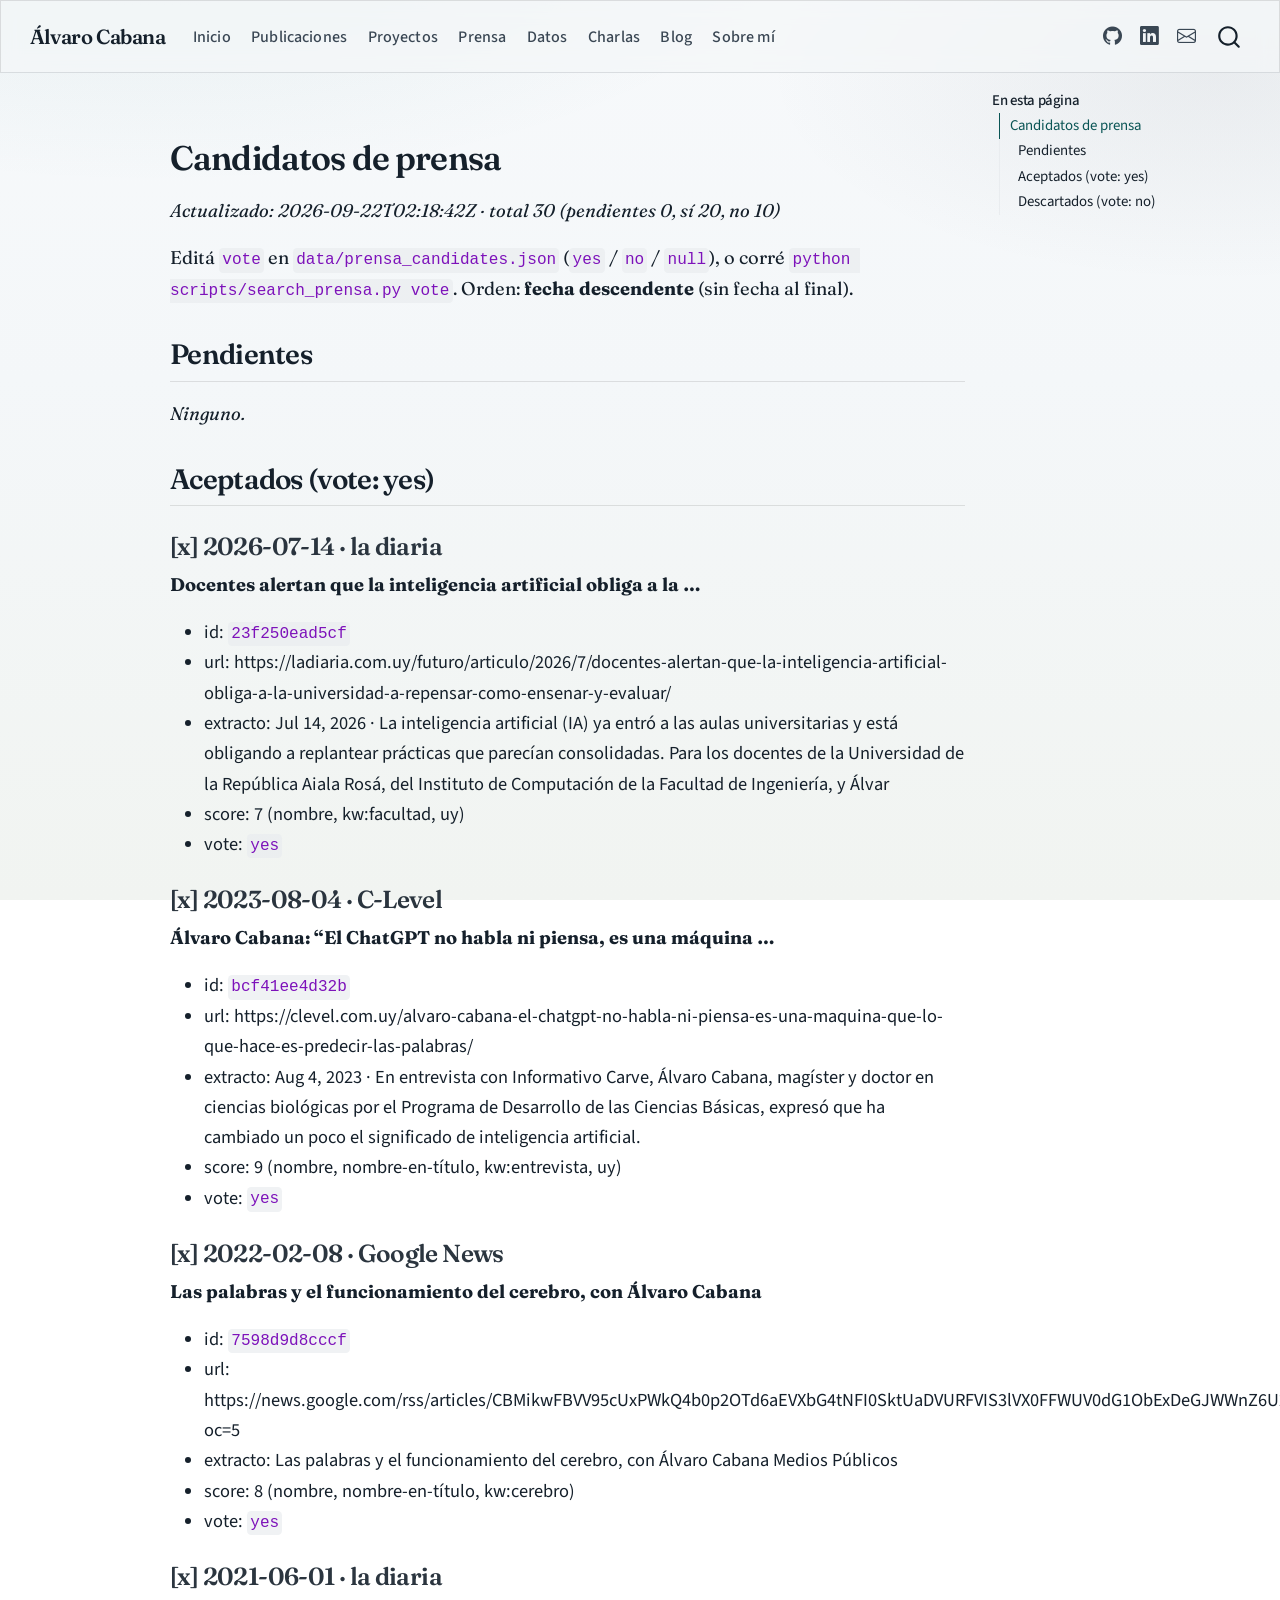
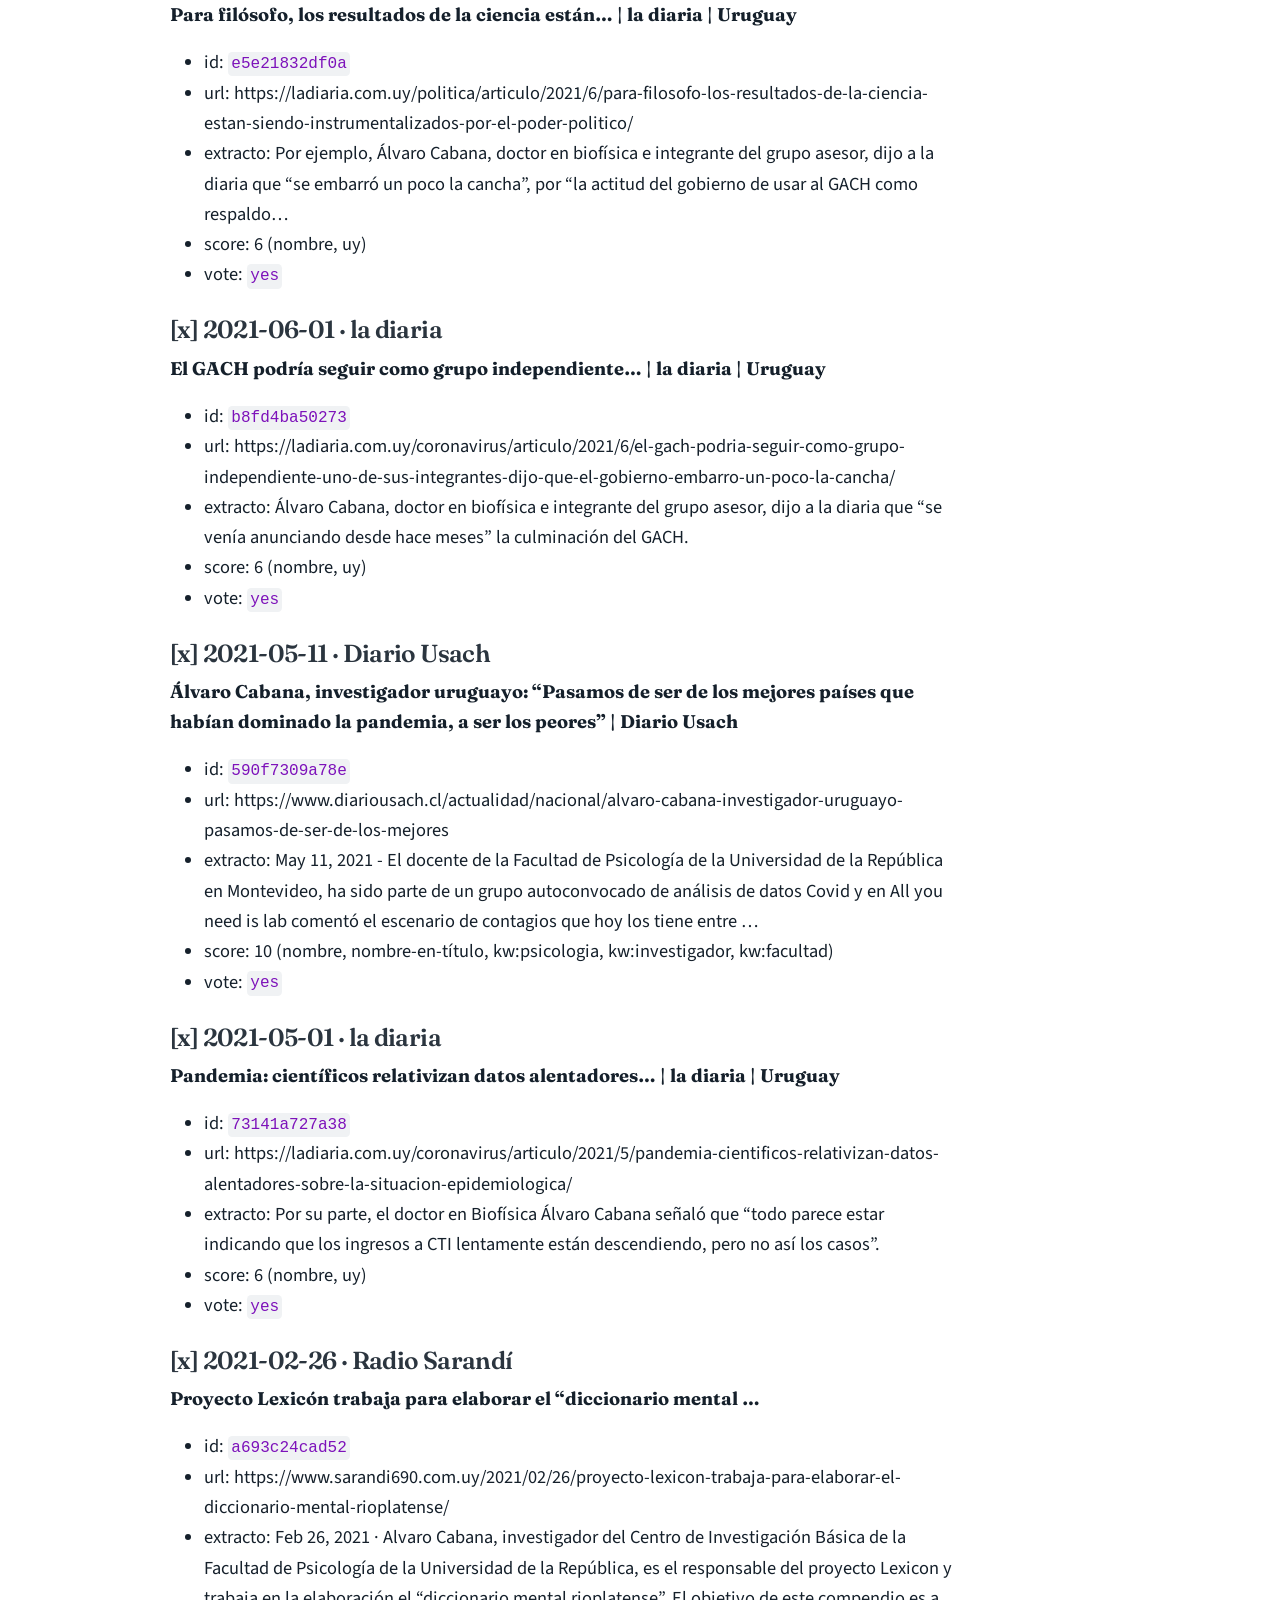
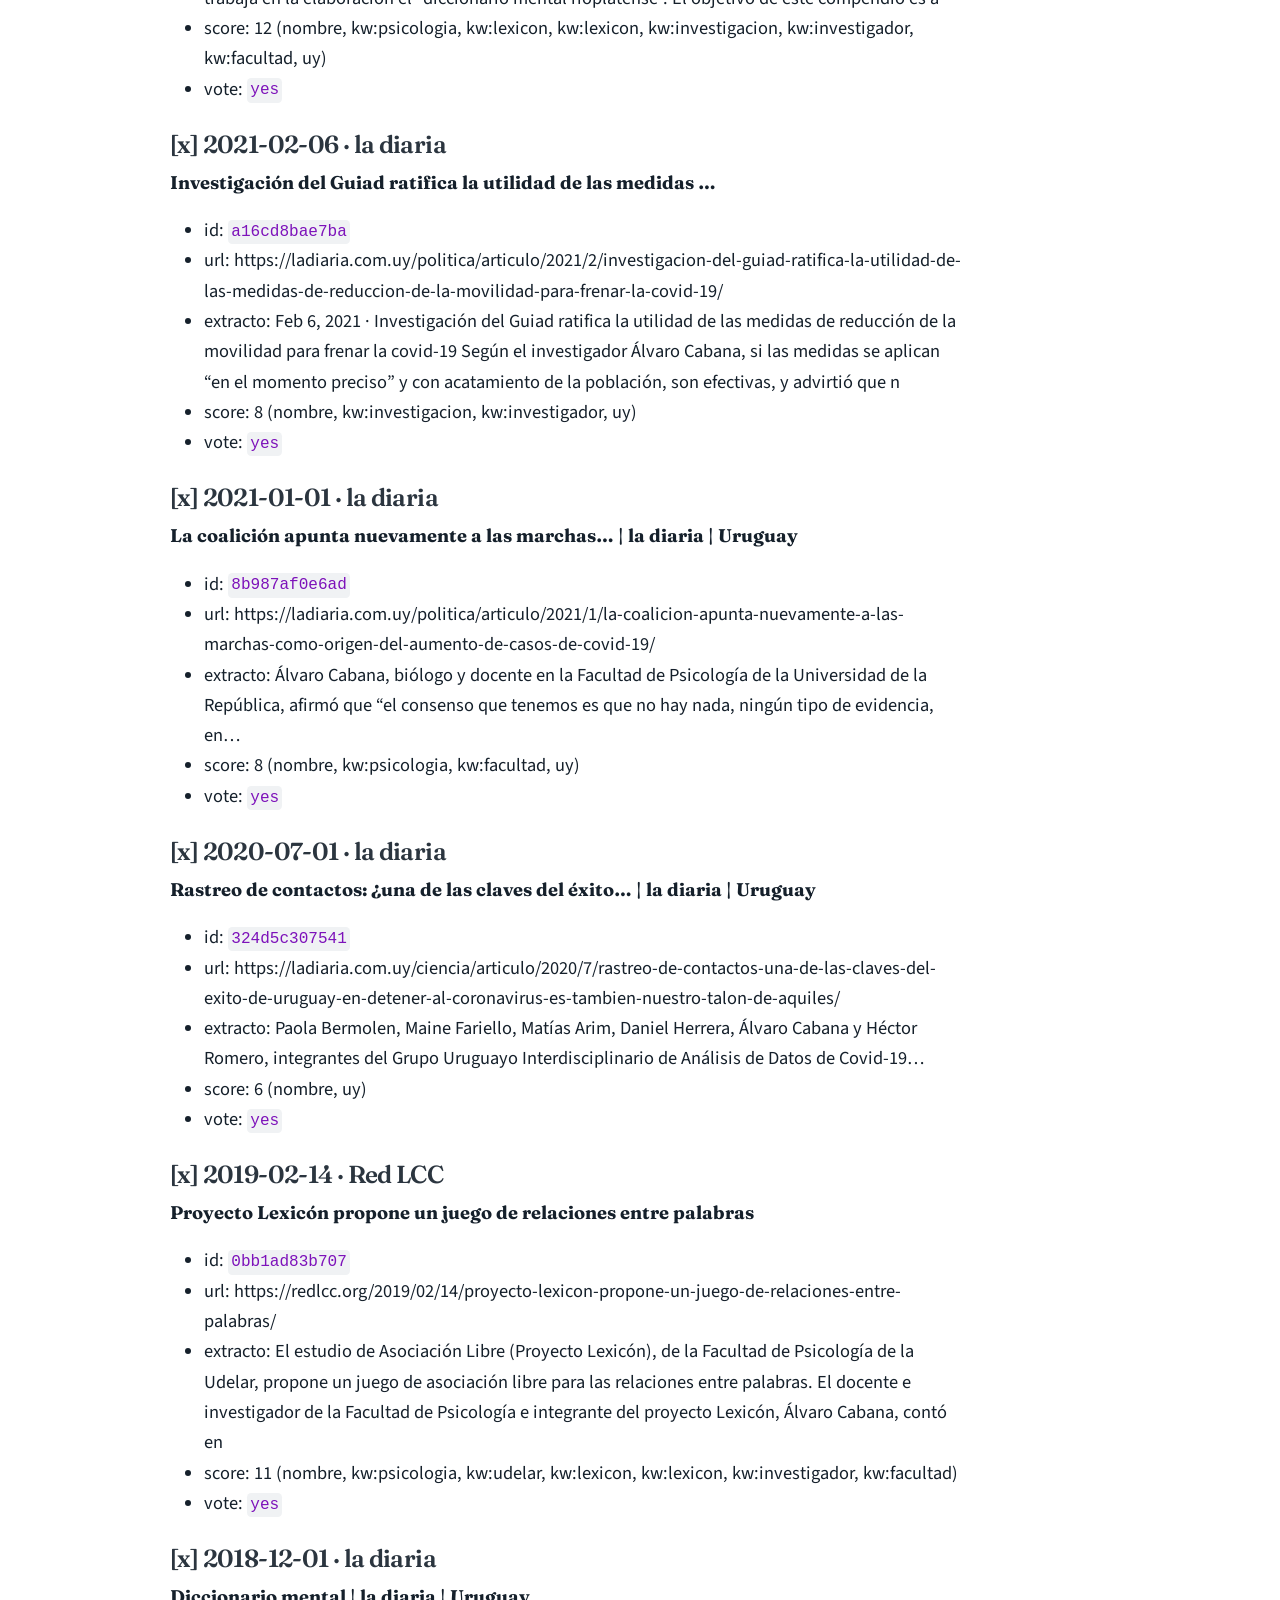
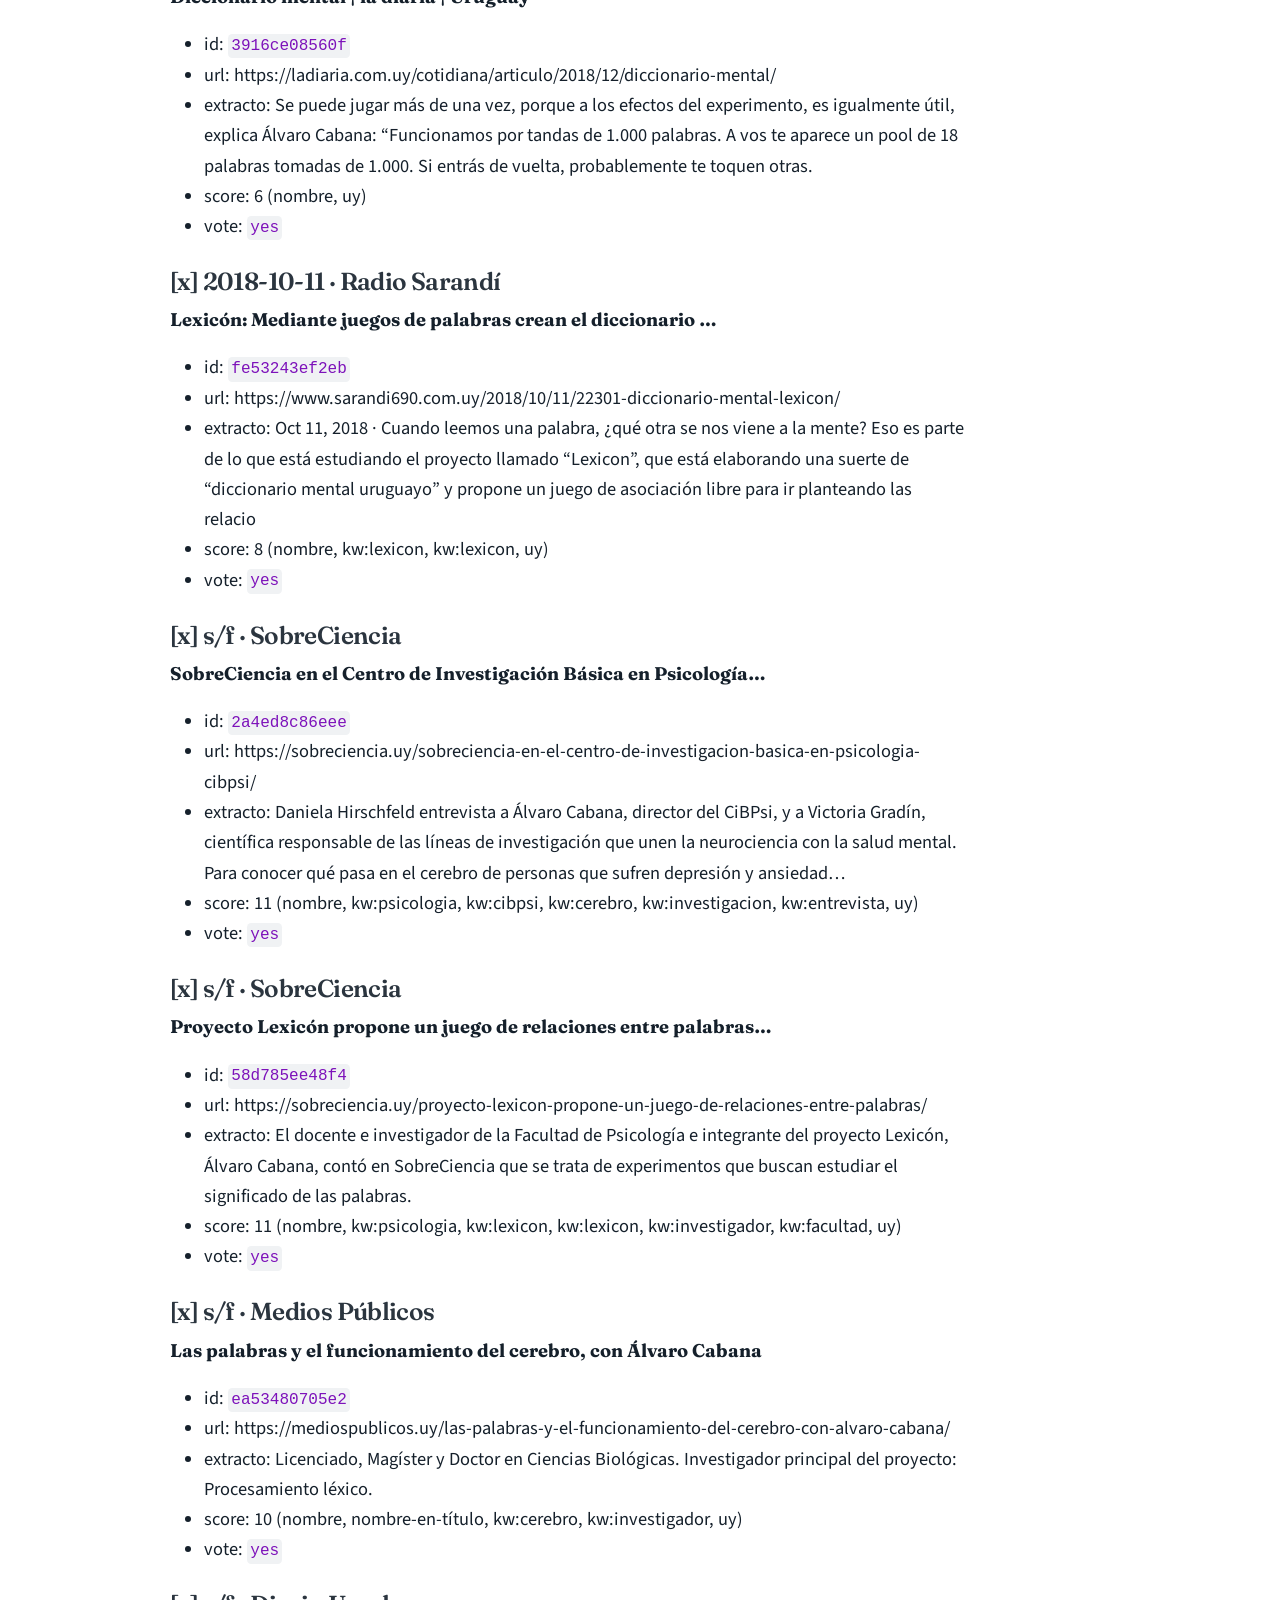
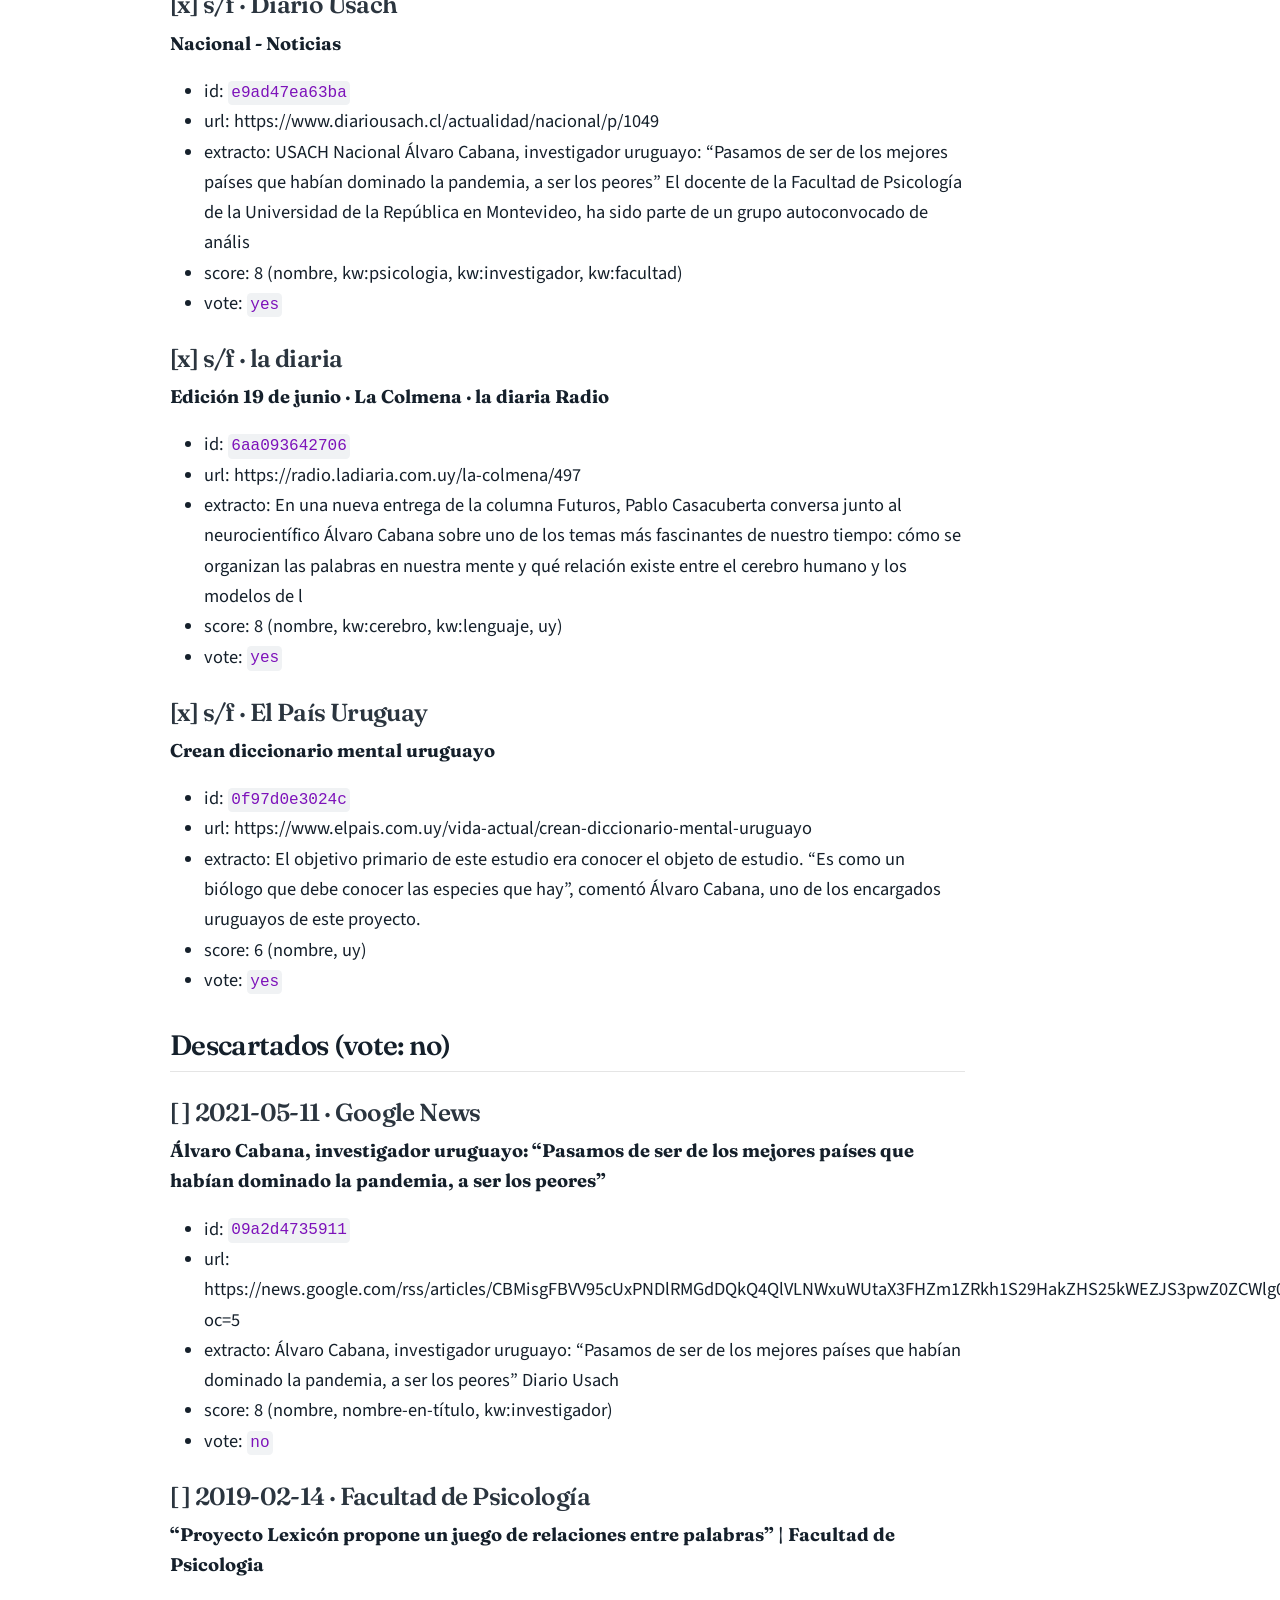
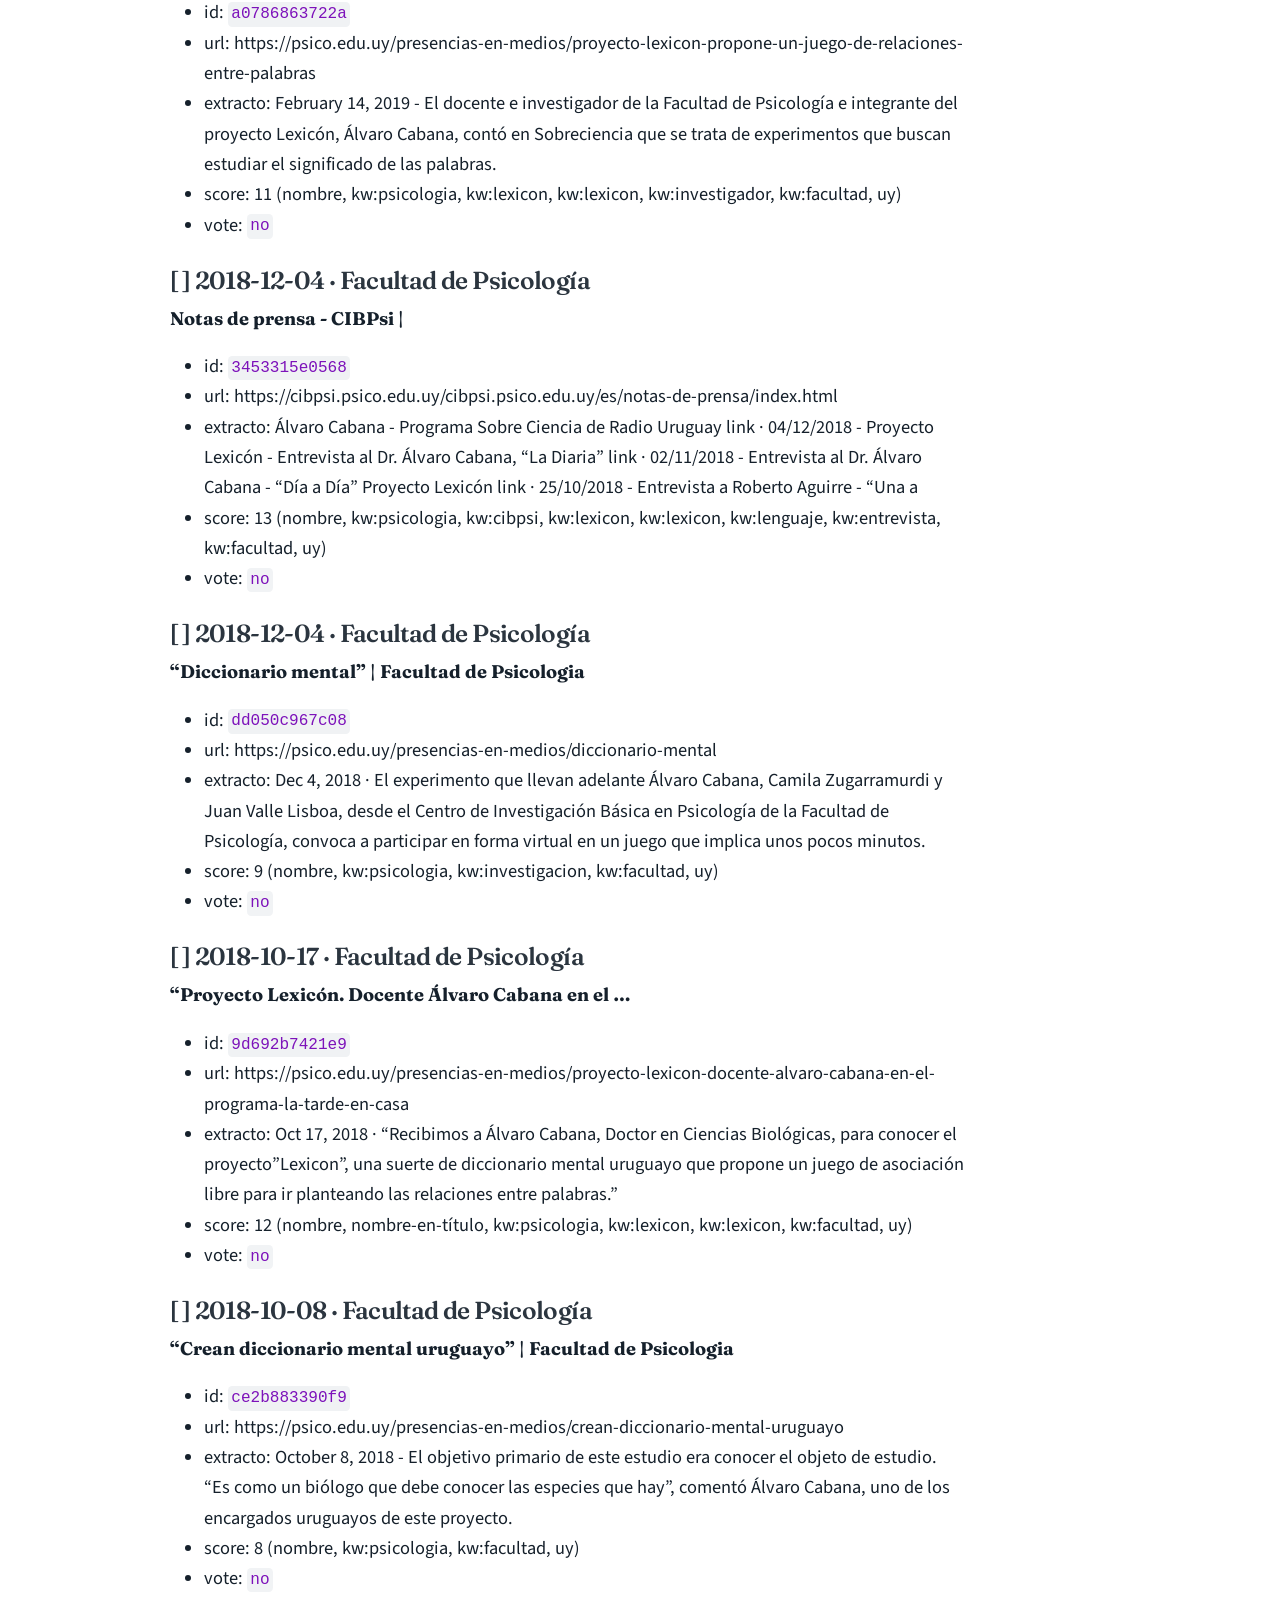
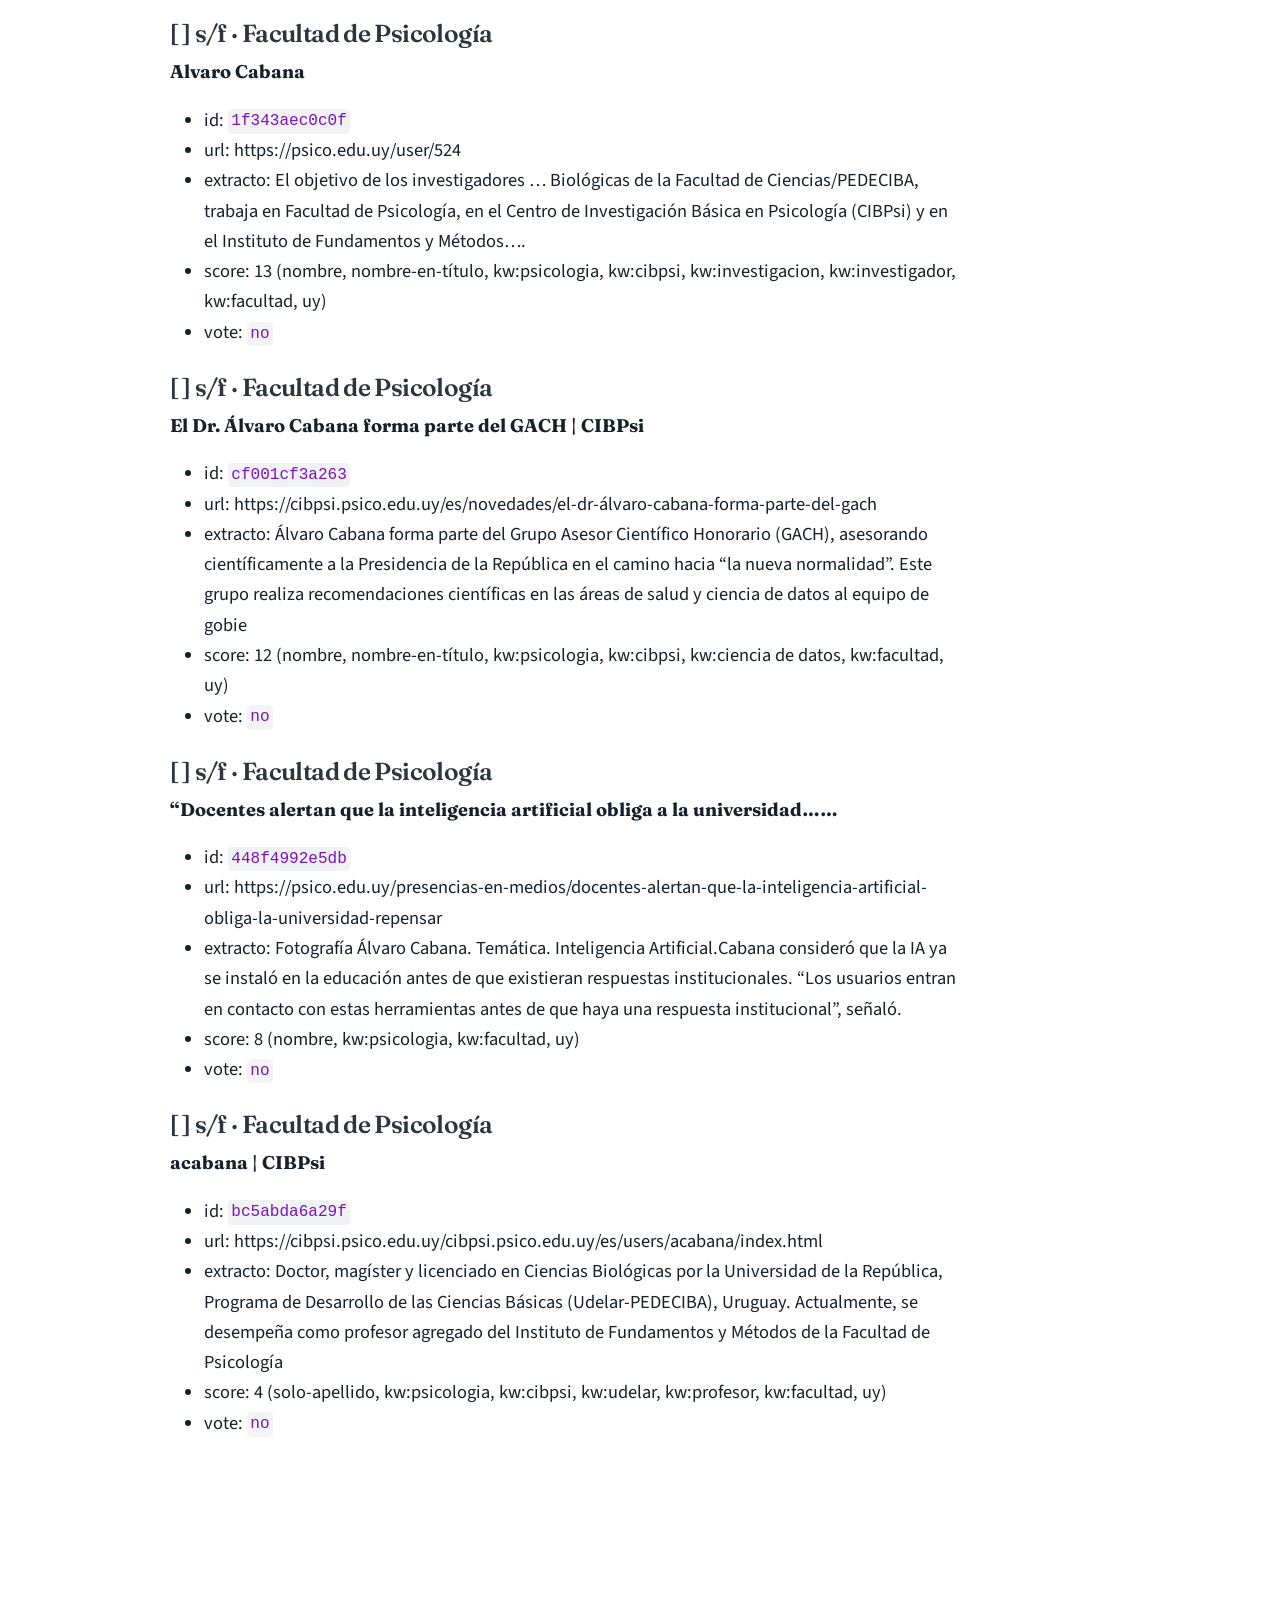
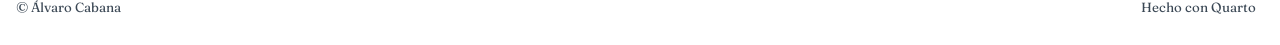
<file: docs/data/prensa_candidates.html>
<!DOCTYPE html>
<html xmlns="http://www.w3.org/1999/xhtml" lang="es" xml:lang="es"><head>

<meta charset="utf-8">
<meta name="generator" content="quarto-1.9.38">

<meta name="viewport" content="width=device-width, initial-scale=1.0, user-scalable=yes">


<title>prensa_candidates – Álvaro Cabana</title>
<style>
/* Default styles provided by pandoc.
** See https://pandoc.org/MANUAL.html#variables-for-html for config info.
*/
code{white-space: pre-wrap;}
span.smallcaps{font-variant: small-caps;}
div.columns{display: flex; gap: min(4vw, 1.5em);}
div.column{flex: auto; overflow-x: auto;}
div.hanging-indent{margin-left: 1.5em; text-indent: -1.5em;}
ul.task-list{list-style: none;}
ul.task-list li input[type="checkbox"] {
  width: 0.8em;
  margin: 0 0.8em 0.2em -1em; /* quarto-specific, see https://github.com/quarto-dev/quarto-cli/issues/4556 */ 
  vertical-align: middle;
}
</style>


<script src="../site_libs/quarto-nav/quarto-nav.js"></script>
<script src="../site_libs/quarto-nav/headroom.min.js"></script>
<script src="../site_libs/clipboard/clipboard.min.js"></script>
<script src="../site_libs/quarto-search/autocomplete.umd.js"></script>
<script src="../site_libs/quarto-search/fuse.min.js"></script>
<script src="../site_libs/quarto-search/quarto-search.js"></script>
<meta name="quarto:offset" content="../">
<link href="../assets/favicon.svg" rel="icon" type="image/svg+xml">
<script src="../site_libs/quarto-html/quarto.js" type="module"></script>
<script src="../site_libs/quarto-html/tabsets/tabsets.js" type="module"></script>
<script src="../site_libs/quarto-html/popper.min.js"></script>
<script src="../site_libs/quarto-html/tippy.umd.min.js"></script>
<script src="../site_libs/quarto-html/anchor.min.js"></script>
<link href="../site_libs/quarto-html/tippy.css" rel="stylesheet">
<link href="../site_libs/quarto-html/quarto-syntax-highlighting-15634bcf2e68342d4ad2dfa704d543f6.css" rel="stylesheet" id="quarto-text-highlighting-styles">
<script src="../site_libs/bootstrap/bootstrap.min.js"></script>
<link href="../site_libs/bootstrap/bootstrap-icons.css" rel="stylesheet">
<link href="../site_libs/bootstrap/bootstrap-a984869448fb007b6d1fd2f09e88206d.min.css" rel="stylesheet" append-hash="true" id="quarto-bootstrap" data-mode="light">
<script id="quarto-search-options" type="application/json">{
  "location": "navbar",
  "copy-button": false,
  "collapse-after": 3,
  "panel-placement": "end",
  "type": "overlay",
  "limit": 50,
  "keyboard-shortcut": [
    "f",
    "/",
    "s"
  ],
  "show-item-context": false,
  "language": {
    "search-no-results-text": "No se han encontrado resultados",
    "search-matching-documents-text": "documentos encontrados",
    "search-copy-link-title": "Copiar el enlace en la búsqueda",
    "search-hide-matches-text": "Ocultar resultados adicionales",
    "search-more-match-text": "resultado adicional en este documento",
    "search-more-matches-text": "resultados adicionales en este documento",
    "search-clear-button-title": "Borrar",
    "search-text-placeholder": "",
    "search-detached-cancel-button-title": "Cancelar",
    "search-submit-button-title": "Enviar",
    "search-label": "Buscar"
  }
}</script>
<style>html{ scroll-behavior: smooth; }</style>
<link rel="preconnect" href="https://fonts.googleapis.com">
<link rel="preconnect" href="https://fonts.gstatic.com" crossorigin="">
<link href="https://fonts.googleapis.com/css2?family=Fraunces:opsz,wght@9..144,500;9..144,600;9..144,700&amp;family=Source+Sans+3:ital,wght@0,400;0,500;0,600;1,400&amp;display=swap" rel="stylesheet">


<link rel="stylesheet" href="../custom.css">
</head>

<body class="nav-fixed quarto-light">

<div id="quarto-search-results"></div>
  <header id="quarto-header" class="headroom fixed-top">
    <nav class="navbar navbar-expand-lg " data-bs-theme="dark">
      <div class="navbar-container container-fluid">
      <div class="navbar-brand-container mx-auto">
    <a class="navbar-brand" href="../index.html">
    <span class="navbar-title">Álvaro Cabana</span>
    </a>
  </div>
            <div id="quarto-search" class="" title="Buscar"></div>
          <button class="navbar-toggler" type="button" data-bs-toggle="collapse" data-bs-target="#navbarCollapse" aria-controls="navbarCollapse" role="menu" aria-expanded="false" aria-label="Navegación de palanca" onclick="if (window.quartoToggleHeadroom) { window.quartoToggleHeadroom(); }">
  <span class="navbar-toggler-icon"></span>
</button>
          <div class="collapse navbar-collapse" id="navbarCollapse">
            <ul class="navbar-nav navbar-nav-scroll me-auto">
  <li class="nav-item">
    <a class="nav-link" href="../index.html"> 
<span class="menu-text">Inicio</span></a>
  </li>  
  <li class="nav-item">
    <a class="nav-link" href="../publi.html"> 
<span class="menu-text">Publicaciones</span></a>
  </li>  
  <li class="nav-item">
    <a class="nav-link" href="../proyectos.html"> 
<span class="menu-text">Proyectos</span></a>
  </li>  
  <li class="nav-item">
    <a class="nav-link" href="../prensa.html"> 
<span class="menu-text">Prensa</span></a>
  </li>  
  <li class="nav-item">
    <a class="nav-link" href="../datos.html"> 
<span class="menu-text">Datos</span></a>
  </li>  
  <li class="nav-item">
    <a class="nav-link" href="../charlas.html"> 
<span class="menu-text">Charlas</span></a>
  </li>  
  <li class="nav-item">
    <a class="nav-link" href="../blog.html"> 
<span class="menu-text">Blog</span></a>
  </li>  
  <li class="nav-item">
    <a class="nav-link" href="../about.html"> 
<span class="menu-text">Sobre mí</span></a>
  </li>  
</ul>
            <ul class="navbar-nav navbar-nav-scroll ms-auto">
  <li class="nav-item compact">
    <a class="nav-link" href="https://github.com/almadana"> <i class="bi bi-github" role="img" aria-label="GitHub">
</i> 
<span class="menu-text"></span></a>
  </li>  
  <li class="nav-item compact">
    <a class="nav-link" href="https://uy.linkedin.com/in/%25C3%25A1lvaro-cabana-76b44934"> <i class="bi bi-linkedin" role="img" aria-label="LinkedIn">
</i> 
<span class="menu-text"></span></a>
  </li>  
  <li class="nav-item compact">
    <a class="nav-link" href="mailto:acabana@psico.edu.uy"> <i class="bi bi-envelope" role="img" aria-label="Email">
</i> 
<span class="menu-text"></span></a>
  </li>  
</ul>
          </div> <!-- /navcollapse -->
            <div class="quarto-navbar-tools">
</div>
      </div> <!-- /container-fluid -->
    </nav>
</header>
<!-- content -->
<div id="quarto-content" class="quarto-container page-columns page-rows-contents page-layout-article page-navbar">
<!-- sidebar -->
<!-- margin-sidebar -->
    <div id="quarto-margin-sidebar" class="sidebar margin-sidebar">
        <nav id="TOC" role="doc-toc" class="toc-active">
    <h2 id="toc-title">En esta página</h2>
   
  <ul>
  <li><a href="#candidatos-de-prensa" id="toc-candidatos-de-prensa" class="nav-link active" data-scroll-target="#candidatos-de-prensa">Candidatos de prensa</a>
  <ul class="collapse">
  <li><a href="#pendientes" id="toc-pendientes" class="nav-link" data-scroll-target="#pendientes">Pendientes</a></li>
  <li><a href="#aceptados-vote-yes" id="toc-aceptados-vote-yes" class="nav-link" data-scroll-target="#aceptados-vote-yes">Aceptados (vote: yes)</a>
  <ul class="collapse">
  <li><a href="#x-2026-07-14-la-diaria" id="toc-x-2026-07-14-la-diaria" class="nav-link" data-scroll-target="#x-2026-07-14-la-diaria">[x] 2026-07-14 · la diaria</a></li>
  <li><a href="#x-2023-08-04-c-level" id="toc-x-2023-08-04-c-level" class="nav-link" data-scroll-target="#x-2023-08-04-c-level">[x] 2023-08-04 · C-Level</a></li>
  <li><a href="#x-2022-02-08-google-news" id="toc-x-2022-02-08-google-news" class="nav-link" data-scroll-target="#x-2022-02-08-google-news">[x] 2022-02-08 · Google News</a></li>
  <li><a href="#x-2021-06-01-la-diaria" id="toc-x-2021-06-01-la-diaria" class="nav-link" data-scroll-target="#x-2021-06-01-la-diaria">[x] 2021-06-01 · la diaria</a></li>
  <li><a href="#x-2021-06-01-la-diaria-1" id="toc-x-2021-06-01-la-diaria-1" class="nav-link" data-scroll-target="#x-2021-06-01-la-diaria-1">[x] 2021-06-01 · la diaria</a></li>
  <li><a href="#x-2021-05-11-diario-usach" id="toc-x-2021-05-11-diario-usach" class="nav-link" data-scroll-target="#x-2021-05-11-diario-usach">[x] 2021-05-11 · Diario Usach</a></li>
  <li><a href="#x-2021-05-01-la-diaria" id="toc-x-2021-05-01-la-diaria" class="nav-link" data-scroll-target="#x-2021-05-01-la-diaria">[x] 2021-05-01 · la diaria</a></li>
  <li><a href="#x-2021-02-26-radio-sarandí" id="toc-x-2021-02-26-radio-sarandí" class="nav-link" data-scroll-target="#x-2021-02-26-radio-sarandí">[x] 2021-02-26 · Radio Sarandí</a></li>
  <li><a href="#x-2021-02-06-la-diaria" id="toc-x-2021-02-06-la-diaria" class="nav-link" data-scroll-target="#x-2021-02-06-la-diaria">[x] 2021-02-06 · la diaria</a></li>
  <li><a href="#x-2021-01-01-la-diaria" id="toc-x-2021-01-01-la-diaria" class="nav-link" data-scroll-target="#x-2021-01-01-la-diaria">[x] 2021-01-01 · la diaria</a></li>
  <li><a href="#x-2020-07-01-la-diaria" id="toc-x-2020-07-01-la-diaria" class="nav-link" data-scroll-target="#x-2020-07-01-la-diaria">[x] 2020-07-01 · la diaria</a></li>
  <li><a href="#x-2019-02-14-red-lcc" id="toc-x-2019-02-14-red-lcc" class="nav-link" data-scroll-target="#x-2019-02-14-red-lcc">[x] 2019-02-14 · Red LCC</a></li>
  <li><a href="#x-2018-12-01-la-diaria" id="toc-x-2018-12-01-la-diaria" class="nav-link" data-scroll-target="#x-2018-12-01-la-diaria">[x] 2018-12-01 · la diaria</a></li>
  <li><a href="#x-2018-10-11-radio-sarandí" id="toc-x-2018-10-11-radio-sarandí" class="nav-link" data-scroll-target="#x-2018-10-11-radio-sarandí">[x] 2018-10-11 · Radio Sarandí</a></li>
  <li><a href="#x-sf-sobreciencia" id="toc-x-sf-sobreciencia" class="nav-link" data-scroll-target="#x-sf-sobreciencia">[x] s/f · SobreCiencia</a></li>
  <li><a href="#x-sf-sobreciencia-1" id="toc-x-sf-sobreciencia-1" class="nav-link" data-scroll-target="#x-sf-sobreciencia-1">[x] s/f · SobreCiencia</a></li>
  <li><a href="#x-sf-medios-públicos" id="toc-x-sf-medios-públicos" class="nav-link" data-scroll-target="#x-sf-medios-públicos">[x] s/f · Medios Públicos</a></li>
  <li><a href="#x-sf-diario-usach" id="toc-x-sf-diario-usach" class="nav-link" data-scroll-target="#x-sf-diario-usach">[x] s/f · Diario Usach</a></li>
  <li><a href="#x-sf-la-diaria" id="toc-x-sf-la-diaria" class="nav-link" data-scroll-target="#x-sf-la-diaria">[x] s/f · la diaria</a></li>
  <li><a href="#x-sf-el-país-uruguay" id="toc-x-sf-el-país-uruguay" class="nav-link" data-scroll-target="#x-sf-el-país-uruguay">[x] s/f · El País Uruguay</a></li>
  </ul></li>
  <li><a href="#descartados-vote-no" id="toc-descartados-vote-no" class="nav-link" data-scroll-target="#descartados-vote-no">Descartados (vote: no)</a>
  <ul class="collapse">
  <li><a href="#google-news" id="toc-google-news" class="nav-link" data-scroll-target="#google-news">[ ] 2021-05-11 · Google News</a></li>
  <li><a href="#facultad-de-psicología" id="toc-facultad-de-psicología" class="nav-link" data-scroll-target="#facultad-de-psicología">[ ] 2019-02-14 · Facultad de Psicología</a></li>
  <li><a href="#facultad-de-psicología-1" id="toc-facultad-de-psicología-1" class="nav-link" data-scroll-target="#facultad-de-psicología-1">[ ] 2018-12-04 · Facultad de Psicología</a></li>
  <li><a href="#facultad-de-psicología-2" id="toc-facultad-de-psicología-2" class="nav-link" data-scroll-target="#facultad-de-psicología-2">[ ] 2018-12-04 · Facultad de Psicología</a></li>
  <li><a href="#facultad-de-psicología-3" id="toc-facultad-de-psicología-3" class="nav-link" data-scroll-target="#facultad-de-psicología-3">[ ] 2018-10-17 · Facultad de Psicología</a></li>
  <li><a href="#facultad-de-psicología-4" id="toc-facultad-de-psicología-4" class="nav-link" data-scroll-target="#facultad-de-psicología-4">[ ] 2018-10-08 · Facultad de Psicología</a></li>
  <li><a href="#sf-facultad-de-psicología" id="toc-sf-facultad-de-psicología" class="nav-link" data-scroll-target="#sf-facultad-de-psicología">[ ] s/f · Facultad de Psicología</a></li>
  <li><a href="#sf-facultad-de-psicología-1" id="toc-sf-facultad-de-psicología-1" class="nav-link" data-scroll-target="#sf-facultad-de-psicología-1">[ ] s/f · Facultad de Psicología</a></li>
  <li><a href="#sf-facultad-de-psicología-2" id="toc-sf-facultad-de-psicología-2" class="nav-link" data-scroll-target="#sf-facultad-de-psicología-2">[ ] s/f · Facultad de Psicología</a></li>
  <li><a href="#sf-facultad-de-psicología-3" id="toc-sf-facultad-de-psicología-3" class="nav-link" data-scroll-target="#sf-facultad-de-psicología-3">[ ] s/f · Facultad de Psicología</a></li>
  </ul></li>
  </ul></li>
  </ul>
</nav>
    </div>
<!-- main -->
<main class="content" id="quarto-document-content"><header id="title-block-header" class="quarto-title-block"></header>




<section id="candidatos-de-prensa" class="level1">
<h1>Candidatos de prensa</h1>
<p><em>Actualizado: 2026-09-22T02:18:42Z · total 30 (pendientes 0, sí 20, no 10)</em></p>
<p>Editá <code>vote</code> en <code>data/prensa_candidates.json</code> (<code>yes</code> / <code>no</code> / <code>null</code>), o corré <code>python scripts/search_prensa.py vote</code>. Orden: <strong>fecha descendente</strong> (sin fecha al final).</p>
<section id="pendientes" class="level2">
<h2 class="anchored" data-anchor-id="pendientes">Pendientes</h2>
<p><em>Ninguno.</em></p>
</section>
<section id="aceptados-vote-yes" class="level2">
<h2 class="anchored" data-anchor-id="aceptados-vote-yes">Aceptados (vote: yes)</h2>
<section id="x-2026-07-14-la-diaria" class="level3">
<h3 class="anchored" data-anchor-id="x-2026-07-14-la-diaria">[x] 2026-07-14 · la diaria</h3>
<p><strong>Docentes alertan que la inteligencia artificial obliga a la …</strong></p>
<ul>
<li>id: <code>23f250ead5cf</code></li>
<li>url: https://ladiaria.com.uy/futuro/articulo/2026/7/docentes-alertan-que-la-inteligencia-artificial-obliga-a-la-universidad-a-repensar-como-ensenar-y-evaluar/</li>
<li>extracto: Jul 14, 2026 · La inteligencia artificial (IA) ya entró a las aulas universitarias y está obligando a replantear prácticas que parecían consolidadas. Para los docentes de la Universidad de la República Aiala Rosá, del Instituto de Computación de la Facultad de Ingeniería, y Álvar</li>
<li>score: 7 (nombre, kw:facultad, uy)</li>
<li>vote: <code>yes</code></li>
</ul>
</section>
<section id="x-2023-08-04-c-level" class="level3">
<h3 class="anchored" data-anchor-id="x-2023-08-04-c-level">[x] 2023-08-04 · C-Level</h3>
<p><strong>Álvaro Cabana: “El ChatGPT no habla ni piensa, es una máquina …</strong></p>
<ul>
<li>id: <code>bcf41ee4d32b</code></li>
<li>url: https://clevel.com.uy/alvaro-cabana-el-chatgpt-no-habla-ni-piensa-es-una-maquina-que-lo-que-hace-es-predecir-las-palabras/</li>
<li>extracto: Aug 4, 2023 · En entrevista con Informativo Carve, Álvaro Cabana, magíster y doctor en ciencias biológicas por el Programa de Desarrollo de las Ciencias Básicas, expresó que ha cambiado un poco el significado de inteligencia artificial.</li>
<li>score: 9 (nombre, nombre-en-título, kw:entrevista, uy)</li>
<li>vote: <code>yes</code></li>
</ul>
</section>
<section id="x-2022-02-08-google-news" class="level3">
<h3 class="anchored" data-anchor-id="x-2022-02-08-google-news">[x] 2022-02-08 · Google News</h3>
<p><strong>Las palabras y el funcionamiento del cerebro, con Álvaro Cabana</strong></p>
<ul>
<li>id: <code>7598d9d8cccf</code></li>
<li>url: https://news.google.com/rss/articles/[base64]?oc=5</li>
<li>extracto: Las palabras y el funcionamiento del cerebro, con Álvaro Cabana Medios Públicos</li>
<li>score: 8 (nombre, nombre-en-título, kw:cerebro)</li>
<li>vote: <code>yes</code></li>
</ul>
</section>
<section id="x-2021-06-01-la-diaria" class="level3">
<h3 class="anchored" data-anchor-id="x-2021-06-01-la-diaria">[x] 2021-06-01 · la diaria</h3>
<p><strong>Para filósofo, los resultados de la ciencia están… | la diaria | Uruguay</strong></p>
<ul>
<li>id: <code>e5e21832df0a</code></li>
<li>url: https://ladiaria.com.uy/politica/articulo/2021/6/para-filosofo-los-resultados-de-la-ciencia-estan-siendo-instrumentalizados-por-el-poder-politico/</li>
<li>extracto: Por ejemplo, Álvaro Cabana, doctor en biofísica e integrante del grupo asesor, dijo a la diaria que “se embarró un poco la cancha”, por “la actitud del gobierno de usar al GACH como respaldo…</li>
<li>score: 6 (nombre, uy)</li>
<li>vote: <code>yes</code></li>
</ul>
</section>
<section id="x-2021-06-01-la-diaria-1" class="level3">
<h3 class="anchored" data-anchor-id="x-2021-06-01-la-diaria-1">[x] 2021-06-01 · la diaria</h3>
<p><strong>El GACH podría seguir como grupo independiente… | la diaria | Uruguay</strong></p>
<ul>
<li>id: <code>b8fd4ba50273</code></li>
<li>url: https://ladiaria.com.uy/coronavirus/articulo/2021/6/el-gach-podria-seguir-como-grupo-independiente-uno-de-sus-integrantes-dijo-que-el-gobierno-embarro-un-poco-la-cancha/</li>
<li>extracto: Álvaro Cabana, doctor en biofísica e integrante del grupo asesor, dijo a la diaria que “se venía anunciando desde hace meses” la culminación del GACH.</li>
<li>score: 6 (nombre, uy)</li>
<li>vote: <code>yes</code></li>
</ul>
</section>
<section id="x-2021-05-11-diario-usach" class="level3">
<h3 class="anchored" data-anchor-id="x-2021-05-11-diario-usach">[x] 2021-05-11 · Diario Usach</h3>
<p><strong>Álvaro Cabana, investigador uruguayo: “Pasamos de ser de los mejores países que habían dominado la pandemia, a ser los peores” | Diario Usach</strong></p>
<ul>
<li>id: <code>590f7309a78e</code></li>
<li>url: https://www.diariousach.cl/actualidad/nacional/alvaro-cabana-investigador-uruguayo-pasamos-de-ser-de-los-mejores</li>
<li>extracto: May 11, 2021 - El docente de la Facultad de Psicología de la Universidad de la República en Montevideo, ha sido parte de un grupo autoconvocado de análisis de datos Covid y en All you need is lab comentó el escenario de contagios que hoy los tiene entre …</li>
<li>score: 10 (nombre, nombre-en-título, kw:psicologia, kw:investigador, kw:facultad)</li>
<li>vote: <code>yes</code></li>
</ul>
</section>
<section id="x-2021-05-01-la-diaria" class="level3">
<h3 class="anchored" data-anchor-id="x-2021-05-01-la-diaria">[x] 2021-05-01 · la diaria</h3>
<p><strong>Pandemia: científicos relativizan datos alentadores… | la diaria | Uruguay</strong></p>
<ul>
<li>id: <code>73141a727a38</code></li>
<li>url: https://ladiaria.com.uy/coronavirus/articulo/2021/5/pandemia-cientificos-relativizan-datos-alentadores-sobre-la-situacion-epidemiologica/</li>
<li>extracto: Por su parte, el doctor en Biofísica Álvaro Cabana señaló que “todo parece estar indicando que los ingresos a CTI lentamente están descendiendo, pero no así los casos”.</li>
<li>score: 6 (nombre, uy)</li>
<li>vote: <code>yes</code></li>
</ul>
</section>
<section id="x-2021-02-26-radio-sarandí" class="level3">
<h3 class="anchored" data-anchor-id="x-2021-02-26-radio-sarandí">[x] 2021-02-26 · Radio Sarandí</h3>
<p><strong>Proyecto Lexicón trabaja para elaborar el “diccionario mental …</strong></p>
<ul>
<li>id: <code>a693c24cad52</code></li>
<li>url: https://www.sarandi690.com.uy/2021/02/26/proyecto-lexicon-trabaja-para-elaborar-el-diccionario-mental-rioplatense/</li>
<li>extracto: Feb 26, 2021 · Alvaro Cabana, investigador del Centro de Investigación Básica de la Facultad de Psicología de la Universidad de la República, es el responsable del proyecto Lexicon y trabaja en la elaboración el “diccionario mental rioplatense”. El objetivo de este compendio es a</li>
<li>score: 12 (nombre, kw:psicologia, kw:lexicon, kw:lexicon, kw:investigacion, kw:investigador, kw:facultad, uy)</li>
<li>vote: <code>yes</code></li>
</ul>
</section>
<section id="x-2021-02-06-la-diaria" class="level3">
<h3 class="anchored" data-anchor-id="x-2021-02-06-la-diaria">[x] 2021-02-06 · la diaria</h3>
<p><strong>Investigación del Guiad ratifica la utilidad de las medidas …</strong></p>
<ul>
<li>id: <code>a16cd8bae7ba</code></li>
<li>url: https://ladiaria.com.uy/politica/articulo/2021/2/investigacion-del-guiad-ratifica-la-utilidad-de-las-medidas-de-reduccion-de-la-movilidad-para-frenar-la-covid-19/</li>
<li>extracto: Feb 6, 2021 · Investigación del Guiad ratifica la utilidad de las medidas de reducción de la movilidad para frenar la covid-19 Según el investigador Álvaro Cabana, si las medidas se aplican “en el momento preciso” y con acatamiento de la población, son efectivas, y advirtió que n</li>
<li>score: 8 (nombre, kw:investigacion, kw:investigador, uy)</li>
<li>vote: <code>yes</code></li>
</ul>
</section>
<section id="x-2021-01-01-la-diaria" class="level3">
<h3 class="anchored" data-anchor-id="x-2021-01-01-la-diaria">[x] 2021-01-01 · la diaria</h3>
<p><strong>La coalición apunta nuevamente a las marchas… | la diaria | Uruguay</strong></p>
<ul>
<li>id: <code>8b987af0e6ad</code></li>
<li>url: https://ladiaria.com.uy/politica/articulo/2021/1/la-coalicion-apunta-nuevamente-a-las-marchas-como-origen-del-aumento-de-casos-de-covid-19/</li>
<li>extracto: Álvaro Cabana, biólogo y docente en la Facultad de Psicología de la Universidad de la República, afirmó que “el consenso que tenemos es que no hay nada, ningún tipo de evidencia, en…</li>
<li>score: 8 (nombre, kw:psicologia, kw:facultad, uy)</li>
<li>vote: <code>yes</code></li>
</ul>
</section>
<section id="x-2020-07-01-la-diaria" class="level3">
<h3 class="anchored" data-anchor-id="x-2020-07-01-la-diaria">[x] 2020-07-01 · la diaria</h3>
<p><strong>Rastreo de contactos: ¿una de las claves del éxito… | la diaria | Uruguay</strong></p>
<ul>
<li>id: <code>324d5c307541</code></li>
<li>url: https://ladiaria.com.uy/ciencia/articulo/2020/7/rastreo-de-contactos-una-de-las-claves-del-exito-de-uruguay-en-detener-al-coronavirus-es-tambien-nuestro-talon-de-aquiles/</li>
<li>extracto: Paola Bermolen, Maine Fariello, Matías Arim, Daniel Herrera, Álvaro Cabana y Héctor Romero, integrantes del Grupo Uruguayo Interdisciplinario de Análisis de Datos de Covid-19…</li>
<li>score: 6 (nombre, uy)</li>
<li>vote: <code>yes</code></li>
</ul>
</section>
<section id="x-2019-02-14-red-lcc" class="level3">
<h3 class="anchored" data-anchor-id="x-2019-02-14-red-lcc">[x] 2019-02-14 · Red LCC</h3>
<p><strong>Proyecto Lexicón propone un juego de relaciones entre palabras</strong></p>
<ul>
<li>id: <code>0bb1ad83b707</code></li>
<li>url: https://redlcc.org/2019/02/14/proyecto-lexicon-propone-un-juego-de-relaciones-entre-palabras/</li>
<li>extracto: El estudio de Asociación Libre (Proyecto Lexicón), de la Facultad de Psicología de la Udelar, propone un juego de asociación libre para las relaciones entre palabras. El docente e investigador de la Facultad de Psicología e integrante del proyecto Lexicón, Álvaro Cabana, contó en</li>
<li>score: 11 (nombre, kw:psicologia, kw:udelar, kw:lexicon, kw:lexicon, kw:investigador, kw:facultad)</li>
<li>vote: <code>yes</code></li>
</ul>
</section>
<section id="x-2018-12-01-la-diaria" class="level3">
<h3 class="anchored" data-anchor-id="x-2018-12-01-la-diaria">[x] 2018-12-01 · la diaria</h3>
<p><strong>Diccionario mental | la diaria | Uruguay</strong></p>
<ul>
<li>id: <code>3916ce08560f</code></li>
<li>url: https://ladiaria.com.uy/cotidiana/articulo/2018/12/diccionario-mental/</li>
<li>extracto: Se puede jugar más de una vez, porque a los efectos del experimento, es igualmente útil, explica Álvaro Cabana: “Funcionamos por tandas de 1.000 palabras. A vos te aparece un pool de 18 palabras tomadas de 1.000. Si entrás de vuelta, probablemente te toquen otras.</li>
<li>score: 6 (nombre, uy)</li>
<li>vote: <code>yes</code></li>
</ul>
</section>
<section id="x-2018-10-11-radio-sarandí" class="level3">
<h3 class="anchored" data-anchor-id="x-2018-10-11-radio-sarandí">[x] 2018-10-11 · Radio Sarandí</h3>
<p><strong>Lexicón: Mediante juegos de palabras crean el diccionario …</strong></p>
<ul>
<li>id: <code>fe53243ef2eb</code></li>
<li>url: https://www.sarandi690.com.uy/2018/10/11/22301-diccionario-mental-lexicon/</li>
<li>extracto: Oct 11, 2018 · Cuando leemos una palabra, ¿qué otra se nos viene a la mente? Eso es parte de lo que está estudiando el proyecto llamado “Lexicon”, que está elaborando una suerte de “diccionario mental uruguayo” y propone un juego de asociación libre para ir planteando las relacio</li>
<li>score: 8 (nombre, kw:lexicon, kw:lexicon, uy)</li>
<li>vote: <code>yes</code></li>
</ul>
</section>
<section id="x-sf-sobreciencia" class="level3">
<h3 class="anchored" data-anchor-id="x-sf-sobreciencia">[x] s/f · SobreCiencia</h3>
<p><strong>SobreCiencia en el Centro de Investigación Básica en Psicología…</strong></p>
<ul>
<li>id: <code>2a4ed8c86eee</code></li>
<li>url: https://sobreciencia.uy/sobreciencia-en-el-centro-de-investigacion-basica-en-psicologia-cibpsi/</li>
<li>extracto: Daniela Hirschfeld entrevista a Álvaro Cabana, director del CiBPsi, y a Victoria Gradín, científica responsable de las líneas de investigación que unen la neurociencia con la salud mental. Para conocer qué pasa en el cerebro de personas que sufren depresión y ansiedad…</li>
<li>score: 11 (nombre, kw:psicologia, kw:cibpsi, kw:cerebro, kw:investigacion, kw:entrevista, uy)</li>
<li>vote: <code>yes</code></li>
</ul>
</section>
<section id="x-sf-sobreciencia-1" class="level3">
<h3 class="anchored" data-anchor-id="x-sf-sobreciencia-1">[x] s/f · SobreCiencia</h3>
<p><strong>Proyecto Lexicón propone un juego de relaciones entre palabras…</strong></p>
<ul>
<li>id: <code>58d785ee48f4</code></li>
<li>url: https://sobreciencia.uy/proyecto-lexicon-propone-un-juego-de-relaciones-entre-palabras/</li>
<li>extracto: El docente e investigador de la Facultad de Psicología e integrante del proyecto Lexicón, Álvaro Cabana, contó en SobreCiencia que se trata de experimentos que buscan estudiar el significado de las palabras.</li>
<li>score: 11 (nombre, kw:psicologia, kw:lexicon, kw:lexicon, kw:investigador, kw:facultad, uy)</li>
<li>vote: <code>yes</code></li>
</ul>
</section>
<section id="x-sf-medios-públicos" class="level3">
<h3 class="anchored" data-anchor-id="x-sf-medios-públicos">[x] s/f · Medios Públicos</h3>
<p><strong>Las palabras y el funcionamiento del cerebro, con Álvaro Cabana</strong></p>
<ul>
<li>id: <code>ea53480705e2</code></li>
<li>url: https://mediospublicos.uy/las-palabras-y-el-funcionamiento-del-cerebro-con-alvaro-cabana/</li>
<li>extracto: Licenciado, Magíster y Doctor en Ciencias Biológicas. Investigador principal del proyecto: Procesamiento léxico.</li>
<li>score: 10 (nombre, nombre-en-título, kw:cerebro, kw:investigador, uy)</li>
<li>vote: <code>yes</code></li>
</ul>
</section>
<section id="x-sf-diario-usach" class="level3">
<h3 class="anchored" data-anchor-id="x-sf-diario-usach">[x] s/f · Diario Usach</h3>
<p><strong>Nacional - Noticias</strong></p>
<ul>
<li>id: <code>e9ad47ea63ba</code></li>
<li>url: https://www.diariousach.cl/actualidad/nacional/p/1049</li>
<li>extracto: USACH Nacional Álvaro Cabana, investigador uruguayo: “Pasamos de ser de los mejores países que habían dominado la pandemia, a ser los peores” El docente de la Facultad de Psicología de la Universidad de la República en Montevideo, ha sido parte de un grupo autoconvocado de anális</li>
<li>score: 8 (nombre, kw:psicologia, kw:investigador, kw:facultad)</li>
<li>vote: <code>yes</code></li>
</ul>
</section>
<section id="x-sf-la-diaria" class="level3">
<h3 class="anchored" data-anchor-id="x-sf-la-diaria">[x] s/f · la diaria</h3>
<p><strong>Edición 19 de junio · La Colmena · la diaria Radio</strong></p>
<ul>
<li>id: <code>6aa093642706</code></li>
<li>url: https://radio.ladiaria.com.uy/la-colmena/497</li>
<li>extracto: En una nueva entrega de la columna Futuros, Pablo Casacuberta conversa junto al neurocientífico Álvaro Cabana sobre uno de los temas más fascinantes de nuestro tiempo: cómo se organizan las palabras en nuestra mente y qué relación existe entre el cerebro humano y los modelos de l</li>
<li>score: 8 (nombre, kw:cerebro, kw:lenguaje, uy)</li>
<li>vote: <code>yes</code></li>
</ul>
</section>
<section id="x-sf-el-país-uruguay" class="level3">
<h3 class="anchored" data-anchor-id="x-sf-el-país-uruguay">[x] s/f · El País Uruguay</h3>
<p><strong>Crean diccionario mental uruguayo</strong></p>
<ul>
<li>id: <code>0f97d0e3024c</code></li>
<li>url: https://www.elpais.com.uy/vida-actual/crean-diccionario-mental-uruguayo</li>
<li>extracto: El objetivo primario de este estudio era conocer el objeto de estudio. “Es como un biólogo que debe conocer las especies que hay”, comentó Álvaro Cabana, uno de los encargados uruguayos de este proyecto.</li>
<li>score: 6 (nombre, uy)</li>
<li>vote: <code>yes</code></li>
</ul>
</section>
</section>
<section id="descartados-vote-no" class="level2">
<h2 class="anchored" data-anchor-id="descartados-vote-no">Descartados (vote: no)</h2>
<section id="google-news" class="level3">
<h3 class="anchored" data-anchor-id="google-news">[ ] 2021-05-11 · Google News</h3>
<p><strong>Álvaro Cabana, investigador uruguayo: “Pasamos de ser de los mejores países que habían dominado la pandemia, a ser los peores”</strong></p>
<ul>
<li>id: <code>09a2d4735911</code></li>
<li>url: https://news.google.com/rss/articles/[base64]?oc=5</li>
<li>extracto: Álvaro Cabana, investigador uruguayo: “Pasamos de ser de los mejores países que habían dominado la pandemia, a ser los peores” Diario Usach</li>
<li>score: 8 (nombre, nombre-en-título, kw:investigador)</li>
<li>vote: <code>no</code></li>
</ul>
</section>
<section id="facultad-de-psicología" class="level3">
<h3 class="anchored" data-anchor-id="facultad-de-psicología">[ ] 2019-02-14 · Facultad de Psicología</h3>
<p><strong>“Proyecto Lexicón propone un juego de relaciones entre palabras” | Facultad de Psicologia</strong></p>
<ul>
<li>id: <code>a0786863722a</code></li>
<li>url: https://psico.edu.uy/presencias-en-medios/proyecto-lexicon-propone-un-juego-de-relaciones-entre-palabras</li>
<li>extracto: February 14, 2019 - El docente e investigador de la Facultad de Psicología e integrante del proyecto Lexicón, Álvaro Cabana, contó en Sobreciencia que se trata de experimentos que buscan estudiar el significado de las palabras.</li>
<li>score: 11 (nombre, kw:psicologia, kw:lexicon, kw:lexicon, kw:investigador, kw:facultad, uy)</li>
<li>vote: <code>no</code></li>
</ul>
</section>
<section id="facultad-de-psicología-1" class="level3">
<h3 class="anchored" data-anchor-id="facultad-de-psicología-1">[ ] 2018-12-04 · Facultad de Psicología</h3>
<p><strong>Notas de prensa - CIBPsi |</strong></p>
<ul>
<li>id: <code>3453315e0568</code></li>
<li>url: https://cibpsi.psico.edu.uy/cibpsi.psico.edu.uy/es/notas-de-prensa/index.html</li>
<li>extracto: Álvaro Cabana - Programa Sobre Ciencia de Radio Uruguay link · 04/12/2018 - Proyecto Lexicón - Entrevista al Dr.&nbsp;Álvaro Cabana, “La Diaria” link · 02/11/2018 - Entrevista al Dr.&nbsp;Álvaro Cabana - “Día a Día” Proyecto Lexicón link · 25/10/2018 - Entrevista a Roberto Aguirre - “Una a</li>
<li>score: 13 (nombre, kw:psicologia, kw:cibpsi, kw:lexicon, kw:lexicon, kw:lenguaje, kw:entrevista, kw:facultad, uy)</li>
<li>vote: <code>no</code></li>
</ul>
</section>
<section id="facultad-de-psicología-2" class="level3">
<h3 class="anchored" data-anchor-id="facultad-de-psicología-2">[ ] 2018-12-04 · Facultad de Psicología</h3>
<p><strong>“Diccionario mental” | Facultad de Psicologia</strong></p>
<ul>
<li>id: <code>dd050c967c08</code></li>
<li>url: https://psico.edu.uy/presencias-en-medios/diccionario-mental</li>
<li>extracto: Dec 4, 2018 · El experimento que llevan adelante Álvaro Cabana, Camila Zugarramurdi y Juan Valle Lisboa, desde el Centro de Investigación Básica en Psicología de la Facultad de Psicología, convoca a participar en forma virtual en un juego que implica unos pocos minutos.</li>
<li>score: 9 (nombre, kw:psicologia, kw:investigacion, kw:facultad, uy)</li>
<li>vote: <code>no</code></li>
</ul>
</section>
<section id="facultad-de-psicología-3" class="level3">
<h3 class="anchored" data-anchor-id="facultad-de-psicología-3">[ ] 2018-10-17 · Facultad de Psicología</h3>
<p><strong>“Proyecto Lexicón. Docente Álvaro Cabana en el …</strong></p>
<ul>
<li>id: <code>9d692b7421e9</code></li>
<li>url: https://psico.edu.uy/presencias-en-medios/proyecto-lexicon-docente-alvaro-cabana-en-el-programa-la-tarde-en-casa</li>
<li>extracto: Oct 17, 2018 · “Recibimos a Álvaro Cabana, Doctor en Ciencias Biológicas, para conocer el proyecto”Lexicon”, una suerte de diccionario mental uruguayo que propone un juego de asociación libre para ir planteando las relaciones entre palabras.”</li>
<li>score: 12 (nombre, nombre-en-título, kw:psicologia, kw:lexicon, kw:lexicon, kw:facultad, uy)</li>
<li>vote: <code>no</code></li>
</ul>
</section>
<section id="facultad-de-psicología-4" class="level3">
<h3 class="anchored" data-anchor-id="facultad-de-psicología-4">[ ] 2018-10-08 · Facultad de Psicología</h3>
<p><strong>“Crean diccionario mental uruguayo” | Facultad de Psicologia</strong></p>
<ul>
<li>id: <code>ce2b883390f9</code></li>
<li>url: https://psico.edu.uy/presencias-en-medios/crean-diccionario-mental-uruguayo</li>
<li>extracto: October 8, 2018 - El objetivo primario de este estudio era conocer el objeto de estudio. “Es como un biólogo que debe conocer las especies que hay”, comentó Álvaro Cabana, uno de los encargados uruguayos de este proyecto.</li>
<li>score: 8 (nombre, kw:psicologia, kw:facultad, uy)</li>
<li>vote: <code>no</code></li>
</ul>
</section>
<section id="sf-facultad-de-psicología" class="level3">
<h3 class="anchored" data-anchor-id="sf-facultad-de-psicología">[ ] s/f · Facultad de Psicología</h3>
<p><strong>Alvaro Cabana</strong></p>
<ul>
<li>id: <code>1f343aec0c0f</code></li>
<li>url: https://psico.edu.uy/user/524</li>
<li>extracto: El objetivo de los investigadores … Biológicas de la Facultad de Ciencias/PEDECIBA, trabaja en Facultad de Psicología, en el Centro de Investigación Básica en Psicología (CIBPsi) y en el Instituto de Fundamentos y Métodos….</li>
<li>score: 13 (nombre, nombre-en-título, kw:psicologia, kw:cibpsi, kw:investigacion, kw:investigador, kw:facultad, uy)</li>
<li>vote: <code>no</code></li>
</ul>
</section>
<section id="sf-facultad-de-psicología-1" class="level3">
<h3 class="anchored" data-anchor-id="sf-facultad-de-psicología-1">[ ] s/f · Facultad de Psicología</h3>
<p><strong>El Dr.&nbsp;Álvaro Cabana forma parte del GACH | CIBPsi</strong></p>
<ul>
<li>id: <code>cf001cf3a263</code></li>
<li>url: https://cibpsi.psico.edu.uy/es/novedades/el-dr-álvaro-cabana-forma-parte-del-gach</li>
<li>extracto: Álvaro Cabana forma parte del Grupo Asesor Científico Honorario (GACH), asesorando científicamente a la Presidencia de la República en el camino hacia “la nueva normalidad”. Este grupo realiza recomendaciones científicas en las áreas de salud y ciencia de datos al equipo de gobie</li>
<li>score: 12 (nombre, nombre-en-título, kw:psicologia, kw:cibpsi, kw:ciencia de datos, kw:facultad, uy)</li>
<li>vote: <code>no</code></li>
</ul>
</section>
<section id="sf-facultad-de-psicología-2" class="level3">
<h3 class="anchored" data-anchor-id="sf-facultad-de-psicología-2">[ ] s/f · Facultad de Psicología</h3>
<p><strong>“Docentes alertan que la inteligencia artificial obliga a la universidad……</strong></p>
<ul>
<li>id: <code>448f4992e5db</code></li>
<li>url: https://psico.edu.uy/presencias-en-medios/docentes-alertan-que-la-inteligencia-artificial-obliga-la-universidad-repensar</li>
<li>extracto: Fotografía Álvaro Cabana. Temática. Inteligencia Artificial.Cabana consideró que la IA ya se instaló en la educación antes de que existieran respuestas institucionales. “Los usuarios entran en contacto con estas herramientas antes de que haya una respuesta institucional”, señaló.</li>
<li>score: 8 (nombre, kw:psicologia, kw:facultad, uy)</li>
<li>vote: <code>no</code></li>
</ul>
</section>
<section id="sf-facultad-de-psicología-3" class="level3">
<h3 class="anchored" data-anchor-id="sf-facultad-de-psicología-3">[ ] s/f · Facultad de Psicología</h3>
<p><strong>acabana | CIBPsi</strong></p>
<ul>
<li>id: <code>bc5abda6a29f</code></li>
<li>url: https://cibpsi.psico.edu.uy/cibpsi.psico.edu.uy/es/users/acabana/index.html</li>
<li>extracto: Doctor, magíster y licenciado en Ciencias Biológicas por la Universidad de la República, Programa de Desarrollo de las Ciencias Básicas (Udelar-PEDECIBA), Uruguay. Actualmente, se desempeña como profesor agregado del Instituto de Fundamentos y Métodos de la Facultad de Psicología</li>
<li>score: 4 (solo-apellido, kw:psicologia, kw:cibpsi, kw:udelar, kw:profesor, kw:facultad, uy)</li>
<li>vote: <code>no</code></li>
</ul>


</section>
</section>
</section>

</main> <!-- /main -->
<script id="quarto-html-after-body" type="application/javascript">
  window.document.addEventListener("DOMContentLoaded", function (event) {
    const icon = "";
    const anchorJS = new window.AnchorJS();
    anchorJS.options = {
      placement: 'right',
      icon: icon
    };
    anchorJS.add('.anchored');
    const isCodeAnnotation = (el) => {
      for (const clz of el.classList) {
        if (clz.startsWith('code-annotation-')) {                     
          return true;
        }
      }
      return false;
    }
    const onCopySuccess = function(e) {
      // button target
      const button = e.trigger;
      // don't keep focus
      button.blur();
      // flash "checked"
      button.classList.add('code-copy-button-checked');
      var currentTitle = button.getAttribute("title");
      button.setAttribute("title", "Copiado");
      let tooltip;
      if (window.bootstrap) {
        button.setAttribute("data-bs-toggle", "tooltip");
        button.setAttribute("data-bs-placement", "left");
        button.setAttribute("data-bs-title", "Copiado");
        tooltip = new bootstrap.Tooltip(button, 
          { trigger: "manual", 
            customClass: "code-copy-button-tooltip",
            offset: [0, -8]});
        tooltip.show();    
      }
      setTimeout(function() {
        if (tooltip) {
          tooltip.hide();
          button.removeAttribute("data-bs-title");
          button.removeAttribute("data-bs-toggle");
          button.removeAttribute("data-bs-placement");
        }
        button.setAttribute("title", currentTitle);
        button.classList.remove('code-copy-button-checked');
      }, 1000);
      // clear code selection
      e.clearSelection();
    }
    const getTextToCopy = function(trigger) {
      const outerScaffold = trigger.parentElement.cloneNode(true);
      const codeEl = outerScaffold.querySelector('code');
      for (const childEl of codeEl.children) {
        if (isCodeAnnotation(childEl)) {
          childEl.remove();
        }
      }
      return codeEl.innerText;
    }
    const clipboard = new window.ClipboardJS('.code-copy-button:not([data-in-quarto-modal])', {
      text: getTextToCopy
    });
    clipboard.on('success', onCopySuccess);
    if (window.document.getElementById('quarto-embedded-source-code-modal')) {
      const clipboardModal = new window.ClipboardJS('.code-copy-button[data-in-quarto-modal]', {
        text: getTextToCopy,
        container: window.document.getElementById('quarto-embedded-source-code-modal')
      });
      clipboardModal.on('success', onCopySuccess);
    }
      var localhostRegex = new RegExp(/^(?:http|https):\/\/localhost\:?[0-9]*\//);
      var mailtoRegex = new RegExp(/^mailto:/);
        var filterRegex = new RegExp("https:\/\/alvarocabana\.uy");
      var isInternal = (href) => {
          return filterRegex.test(href) || localhostRegex.test(href) || mailtoRegex.test(href);
      }
      // Inspect non-navigation links and adorn them if external
     var links = window.document.querySelectorAll('a[href]:not(.nav-link):not(.navbar-brand):not(.toc-action):not(.sidebar-link):not(.sidebar-item-toggle):not(.pagination-link):not(.no-external):not([aria-hidden]):not(.dropdown-item):not(.quarto-navigation-tool):not(.about-link)');
      for (var i=0; i<links.length; i++) {
        const link = links[i];
        if (!isInternal(link.href)) {
          // undo the damage that might have been done by quarto-nav.js in the case of
          // links that we want to consider external
          if (link.dataset.originalHref !== undefined) {
            link.href = link.dataset.originalHref;
          }
            // target, if specified
            link.setAttribute("target", "_blank");
            if (link.getAttribute("rel") === null) {
              link.setAttribute("rel", "noopener");
            }
        }
      }
    function tippyHover(el, contentFn, onTriggerFn, onUntriggerFn) {
      const config = {
        allowHTML: true,
        maxWidth: 500,
        delay: 100,
        arrow: false,
        appendTo: function(el) {
            return el.parentElement;
        },
        interactive: true,
        interactiveBorder: 10,
        theme: 'quarto',
        placement: 'bottom-start',
      };
      if (contentFn) {
        config.content = contentFn;
      }
      if (onTriggerFn) {
        config.onTrigger = onTriggerFn;
      }
      if (onUntriggerFn) {
        config.onUntrigger = onUntriggerFn;
      }
      window.tippy(el, config); 
    }
    const noterefs = window.document.querySelectorAll('a[role="doc-noteref"]');
    for (var i=0; i<noterefs.length; i++) {
      const ref = noterefs[i];
      tippyHover(ref, function() {
        // use id or data attribute instead here
        let href = ref.getAttribute('data-footnote-href') || ref.getAttribute('href');
        try { href = new URL(href).hash; } catch {}
        const id = href.replace(/^#\/?/, "");
        const note = window.document.getElementById(id);
        if (note) {
          return note.innerHTML;
        } else {
          return "";
        }
      });
    }
    const xrefs = window.document.querySelectorAll('a.quarto-xref');
    const processXRef = (id, note) => {
      // Strip column container classes
      const stripColumnClz = (el) => {
        el.classList.remove("page-full", "page-columns");
        if (el.children) {
          for (const child of el.children) {
            stripColumnClz(child);
          }
        }
      }
      stripColumnClz(note)
      if (id === null || id.startsWith('sec-')) {
        // Special case sections, only their first couple elements
        const container = document.createElement("div");
        if (note.children && note.children.length > 2) {
          container.appendChild(note.children[0].cloneNode(true));
          for (let i = 1; i < note.children.length; i++) {
            const child = note.children[i];
            if (child.tagName === "P" && child.innerText === "") {
              continue;
            } else {
              container.appendChild(child.cloneNode(true));
              break;
            }
          }
          if (window.Quarto?.typesetMath) {
            window.Quarto.typesetMath(container);
          }
          return container.innerHTML
        } else {
          if (window.Quarto?.typesetMath) {
            window.Quarto.typesetMath(note);
          }
          return note.innerHTML;
        }
      } else {
        // Remove any anchor links if they are present
        const anchorLink = note.querySelector('a.anchorjs-link');
        if (anchorLink) {
          anchorLink.remove();
        }
        if (window.Quarto?.typesetMath) {
          window.Quarto.typesetMath(note);
        }
        if (note.classList.contains("callout")) {
          return note.outerHTML;
        } else {
          return note.innerHTML;
        }
      }
    }
    for (var i=0; i<xrefs.length; i++) {
      const xref = xrefs[i];
      tippyHover(xref, undefined, function(instance) {
        instance.disable();
        let url = xref.getAttribute('href');
        let hash = undefined; 
        if (url.startsWith('#')) {
          hash = url;
        } else {
          try { hash = new URL(url).hash; } catch {}
        }
        if (hash) {
          const id = hash.replace(/^#\/?/, "");
          const note = window.document.getElementById(id);
          if (note !== null) {
            try {
              const html = processXRef(id, note.cloneNode(true));
              instance.setContent(html);
            } finally {
              instance.enable();
              instance.show();
            }
          } else {
            // See if we can fetch this
            fetch(url.split('#')[0])
            .then(res => res.text())
            .then(html => {
              const parser = new DOMParser();
              const htmlDoc = parser.parseFromString(html, "text/html");
              const note = htmlDoc.getElementById(id);
              if (note !== null) {
                const html = processXRef(id, note);
                instance.setContent(html);
              } 
            }).finally(() => {
              instance.enable();
              instance.show();
            });
          }
        } else {
          // See if we can fetch a full url (with no hash to target)
          // This is a special case and we should probably do some content thinning / targeting
          fetch(url)
          .then(res => res.text())
          .then(html => {
            const parser = new DOMParser();
            const htmlDoc = parser.parseFromString(html, "text/html");
            const note = htmlDoc.querySelector('main.content');
            if (note !== null) {
              // This should only happen for chapter cross references
              // (since there is no id in the URL)
              // remove the first header
              if (note.children.length > 0 && note.children[0].tagName === "HEADER") {
                note.children[0].remove();
              }
              const html = processXRef(null, note);
              instance.setContent(html);
            } 
          }).finally(() => {
            instance.enable();
            instance.show();
          });
        }
      }, function(instance) {
      });
    }
        let selectedAnnoteEl;
        const selectorForAnnotation = ( cell, annotation) => {
          let cellAttr = 'data-code-cell="' + cell + '"';
          let lineAttr = 'data-code-annotation="' +  annotation + '"';
          const selector = 'span[' + cellAttr + '][' + lineAttr + ']';
          return selector;
        }
        const selectCodeLines = (annoteEl) => {
          const doc = window.document;
          const targetCell = annoteEl.getAttribute("data-target-cell");
          const targetAnnotation = annoteEl.getAttribute("data-target-annotation");
          const annoteSpan = window.document.querySelector(selectorForAnnotation(targetCell, targetAnnotation));
          const lines = annoteSpan.getAttribute("data-code-lines").split(",");
          const lineIds = lines.map((line) => {
            return targetCell + "-" + line;
          })
          let top = null;
          let height = null;
          let parent = null;
          if (lineIds.length > 0) {
              //compute the position of the single el (top and bottom and make a div)
              const el = window.document.getElementById(lineIds[0]);
              top = el.offsetTop;
              height = el.offsetHeight;
              parent = el.parentElement.parentElement;
            if (lineIds.length > 1) {
              const lastEl = window.document.getElementById(lineIds[lineIds.length - 1]);
              const bottom = lastEl.offsetTop + lastEl.offsetHeight;
              height = bottom - top;
            }
            if (top !== null && height !== null && parent !== null) {
              // cook up a div (if necessary) and position it 
              let div = window.document.getElementById("code-annotation-line-highlight");
              if (div === null) {
                div = window.document.createElement("div");
                div.setAttribute("id", "code-annotation-line-highlight");
                div.style.position = 'absolute';
                parent.appendChild(div);
              }
              div.style.top = top - 2 + "px";
              div.style.height = height + 4 + "px";
              div.style.left = 0;
              let gutterDiv = window.document.getElementById("code-annotation-line-highlight-gutter");
              if (gutterDiv === null) {
                gutterDiv = window.document.createElement("div");
                gutterDiv.setAttribute("id", "code-annotation-line-highlight-gutter");
                gutterDiv.style.position = 'absolute';
                const codeCell = window.document.getElementById(targetCell);
                const gutter = codeCell.querySelector('.code-annotation-gutter');
                gutter.appendChild(gutterDiv);
              }
              gutterDiv.style.top = top - 2 + "px";
              gutterDiv.style.height = height + 4 + "px";
            }
            selectedAnnoteEl = annoteEl;
          }
        };
        const unselectCodeLines = () => {
          const elementsIds = ["code-annotation-line-highlight", "code-annotation-line-highlight-gutter"];
          elementsIds.forEach((elId) => {
            const div = window.document.getElementById(elId);
            if (div) {
              div.remove();
            }
          });
          selectedAnnoteEl = undefined;
        };
          // Handle positioning of the toggle
      window.addEventListener(
        "resize",
        throttle(() => {
          elRect = undefined;
          if (selectedAnnoteEl) {
            selectCodeLines(selectedAnnoteEl);
          }
        }, 10)
      );
      function throttle(fn, ms) {
      let throttle = false;
      let timer;
        return (...args) => {
          if(!throttle) { // first call gets through
              fn.apply(this, args);
              throttle = true;
          } else { // all the others get throttled
              if(timer) clearTimeout(timer); // cancel #2
              timer = setTimeout(() => {
                fn.apply(this, args);
                timer = throttle = false;
              }, ms);
          }
        };
      }
        // Attach click handler to the DT
        const annoteDls = window.document.querySelectorAll('dt[data-target-cell]');
        for (const annoteDlNode of annoteDls) {
          annoteDlNode.addEventListener('click', (event) => {
            const clickedEl = event.target;
            if (clickedEl !== selectedAnnoteEl) {
              unselectCodeLines();
              const activeEl = window.document.querySelector('dt[data-target-cell].code-annotation-active');
              if (activeEl) {
                activeEl.classList.remove('code-annotation-active');
              }
              selectCodeLines(clickedEl);
              clickedEl.classList.add('code-annotation-active');
            } else {
              // Unselect the line
              unselectCodeLines();
              clickedEl.classList.remove('code-annotation-active');
            }
          });
        }
    const findCites = (el) => {
      const parentEl = el.parentElement;
      if (parentEl) {
        const cites = parentEl.dataset.cites;
        if (cites) {
          return {
            el,
            cites: cites.split(' ')
          };
        } else {
          return findCites(el.parentElement)
        }
      } else {
        return undefined;
      }
    };
    var bibliorefs = window.document.querySelectorAll('a[role="doc-biblioref"]');
    for (var i=0; i<bibliorefs.length; i++) {
      const ref = bibliorefs[i];
      const citeInfo = findCites(ref);
      if (citeInfo) {
        tippyHover(citeInfo.el, function() {
          var popup = window.document.createElement('div');
          citeInfo.cites.forEach(function(cite) {
            var citeDiv = window.document.createElement('div');
            citeDiv.classList.add('hanging-indent');
            citeDiv.classList.add('csl-entry');
            var biblioDiv = window.document.getElementById('ref-' + cite);
            if (biblioDiv) {
              citeDiv.innerHTML = biblioDiv.innerHTML;
            }
            popup.appendChild(citeDiv);
          });
          return popup.innerHTML;
        });
      }
    }
  });
  </script>
</div> <!-- /content -->
<footer class="footer">
  <div class="nav-footer">
    <div class="nav-footer-left">
<p>© Álvaro Cabana</p>
</div>   
    <div class="nav-footer-center">
      &nbsp;
    </div>
    <div class="nav-footer-right">
      <ul class="footer-items list-unstyled">
    <li class="nav-item">
    <a class="nav-link" href="https://quarto.org">
<p>Hecho con Quarto</p>
</a>
  </li>  
</ul>
    </div>
  </div>
</footer>




<script src="../site_libs/quarto-html/zenscroll-min.js"></script>
</body></html>
</file>
<file: docs/site_libs/quarto-html/tippy.css>
.tippy-box[data-animation=fade][data-state=hidden]{opacity:0}[data-tippy-root]{max-width:calc(100vw - 10px)}.tippy-box{position:relative;background-color:#333;color:#fff;border-radius:4px;font-size:14px;line-height:1.4;white-space:normal;outline:0;transition-property:transform,visibility,opacity}.tippy-box[data-placement^=top]>.tippy-arrow{bottom:0}.tippy-box[data-placement^=top]>.tippy-arrow:before{bottom:-7px;left:0;border-width:8px 8px 0;border-top-color:initial;transform-origin:center top}.tippy-box[data-placement^=bottom]>.tippy-arrow{top:0}.tippy-box[data-placement^=bottom]>.tippy-arrow:before{top:-7px;left:0;border-width:0 8px 8px;border-bottom-color:initial;transform-origin:center bottom}.tippy-box[data-placement^=left]>.tippy-arrow{right:0}.tippy-box[data-placement^=left]>.tippy-arrow:before{border-width:8px 0 8px 8px;border-left-color:initial;right:-7px;transform-origin:center left}.tippy-box[data-placement^=right]>.tippy-arrow{left:0}.tippy-box[data-placement^=right]>.tippy-arrow:before{left:-7px;border-width:8px 8px 8px 0;border-right-color:initial;transform-origin:center right}.tippy-box[data-inertia][data-state=visible]{transition-timing-function:cubic-bezier(.54,1.5,.38,1.11)}.tippy-arrow{width:16px;height:16px;color:#333}.tippy-arrow:before{content:"";position:absolute;border-color:transparent;border-style:solid}.tippy-content{position:relative;padding:5px 9px;z-index:1}
</file>
<file: docs/site_libs/quarto-html/quarto-syntax-highlighting-15634bcf2e68342d4ad2dfa704d543f6.css>
/* quarto syntax highlight colors */
:root {
  --quarto-hl-ot-color: #003B4F;
  --quarto-hl-at-color: #657422;
  --quarto-hl-ss-color: #20794D;
  --quarto-hl-an-color: #5E5E5E;
  --quarto-hl-fu-color: #4758AB;
  --quarto-hl-st-color: #20794D;
  --quarto-hl-cf-color: #003B4F;
  --quarto-hl-op-color: #5E5E5E;
  --quarto-hl-er-color: #AD0000;
  --quarto-hl-bn-color: #AD0000;
  --quarto-hl-al-color: #AD0000;
  --quarto-hl-va-color: #111111;
  --quarto-hl-bu-color: inherit;
  --quarto-hl-ex-color: inherit;
  --quarto-hl-pp-color: #AD0000;
  --quarto-hl-in-color: #5E5E5E;
  --quarto-hl-vs-color: #20794D;
  --quarto-hl-wa-color: #5E5E5E;
  --quarto-hl-do-color: #5E5E5E;
  --quarto-hl-im-color: #00769E;
  --quarto-hl-ch-color: #20794D;
  --quarto-hl-dt-color: #AD0000;
  --quarto-hl-fl-color: #AD0000;
  --quarto-hl-co-color: #5E5E5E;
  --quarto-hl-cv-color: #5E5E5E;
  --quarto-hl-cn-color: #8f5902;
  --quarto-hl-sc-color: #5E5E5E;
  --quarto-hl-dv-color: #AD0000;
  --quarto-hl-kw-color: #003B4F;
}

/* other quarto variables */
:root {
  --quarto-font-monospace: SFMono-Regular, Menlo, Monaco, Consolas, "Liberation Mono", "Courier New", monospace;
}

/* syntax highlight based on Pandoc's rules */
pre > code.sourceCode > span {
  color: #003B4F;
}

code.sourceCode > span {
  color: #003B4F;
}

div.sourceCode,
div.sourceCode pre.sourceCode {
  color: #003B4F;
}

/* Normal */
code span {
  color: #003B4F;
}

/* Alert */
code span.al {
  color: #AD0000;
  font-style: inherit;
}

/* Annotation */
code span.an {
  color: #5E5E5E;
  font-style: inherit;
}

/* Attribute */
code span.at {
  color: #657422;
  font-style: inherit;
}

/* BaseN */
code span.bn {
  color: #AD0000;
  font-style: inherit;
}

/* BuiltIn */
code span.bu {
  font-style: inherit;
}

/* ControlFlow */
code span.cf {
  color: #003B4F;
  font-weight: bold;
  font-style: inherit;
}

/* Char */
code span.ch {
  color: #20794D;
  font-style: inherit;
}

/* Constant */
code span.cn {
  color: #8f5902;
  font-style: inherit;
}

/* Comment */
code span.co {
  color: #5E5E5E;
  font-style: inherit;
}

/* CommentVar */
code span.cv {
  color: #5E5E5E;
  font-style: italic;
}

/* Documentation */
code span.do {
  color: #5E5E5E;
  font-style: italic;
}

/* DataType */
code span.dt {
  color: #AD0000;
  font-style: inherit;
}

/* DecVal */
code span.dv {
  color: #AD0000;
  font-style: inherit;
}

/* Error */
code span.er {
  color: #AD0000;
  font-style: inherit;
}

/* Extension */
code span.ex {
  font-style: inherit;
}

/* Float */
code span.fl {
  color: #AD0000;
  font-style: inherit;
}

/* Function */
code span.fu {
  color: #4758AB;
  font-style: inherit;
}

/* Import */
code span.im {
  color: #00769E;
  font-style: inherit;
}

/* Information */
code span.in {
  color: #5E5E5E;
  font-style: inherit;
}

/* Keyword */
code span.kw {
  color: #003B4F;
  font-weight: bold;
  font-style: inherit;
}

/* Operator */
code span.op {
  color: #5E5E5E;
  font-style: inherit;
}

/* Other */
code span.ot {
  color: #003B4F;
  font-style: inherit;
}

/* Preprocessor */
code span.pp {
  color: #AD0000;
  font-style: inherit;
}

/* SpecialChar */
code span.sc {
  color: #5E5E5E;
  font-style: inherit;
}

/* SpecialString */
code span.ss {
  color: #20794D;
  font-style: inherit;
}

/* String */
code span.st {
  color: #20794D;
  font-style: inherit;
}

/* Variable */
code span.va {
  color: #111111;
  font-style: inherit;
}

/* VerbatimString */
code span.vs {
  color: #20794D;
  font-style: inherit;
}

/* Warning */
code span.wa {
  color: #5E5E5E;
  font-style: italic;
}

.prevent-inlining {
  content: "</";
}

/*# sourceMappingURL=f23921c56f73e400b49028c9186a1aa0.css.map */
</file>
<file: docs/custom.css>
/* Ajustes finos que no van en SCSS del tema */

.navbar-brand:hover {
  color: var(--teal-deep) !important;
}

/* Aire visual en listados */
div.quarto-post {
  border-bottom: 1px solid var(--line);
  padding-bottom: 1.25rem;
  margin-bottom: 1.25rem;
}

div.quarto-post:last-child {
  border-bottom: none;
}

/* Código más sobrio */
pre sourceCode,
div.sourceCode {
  border: 1px solid var(--line);
  background: rgba(255, 255, 255, 0.65);
}

/* Sidebar TOC */
#quarto-margin-sidebar .toc-actions,
nav[role="doc-toc"] {
  font-size: 0.9rem;
}

nav[role="doc-toc"] ul a {
  color: var(--ink-soft);
}

nav[role="doc-toc"] ul a.active,
nav[role="doc-toc"] ul a:hover {
  color: var(--teal-deep);
}
</file>
